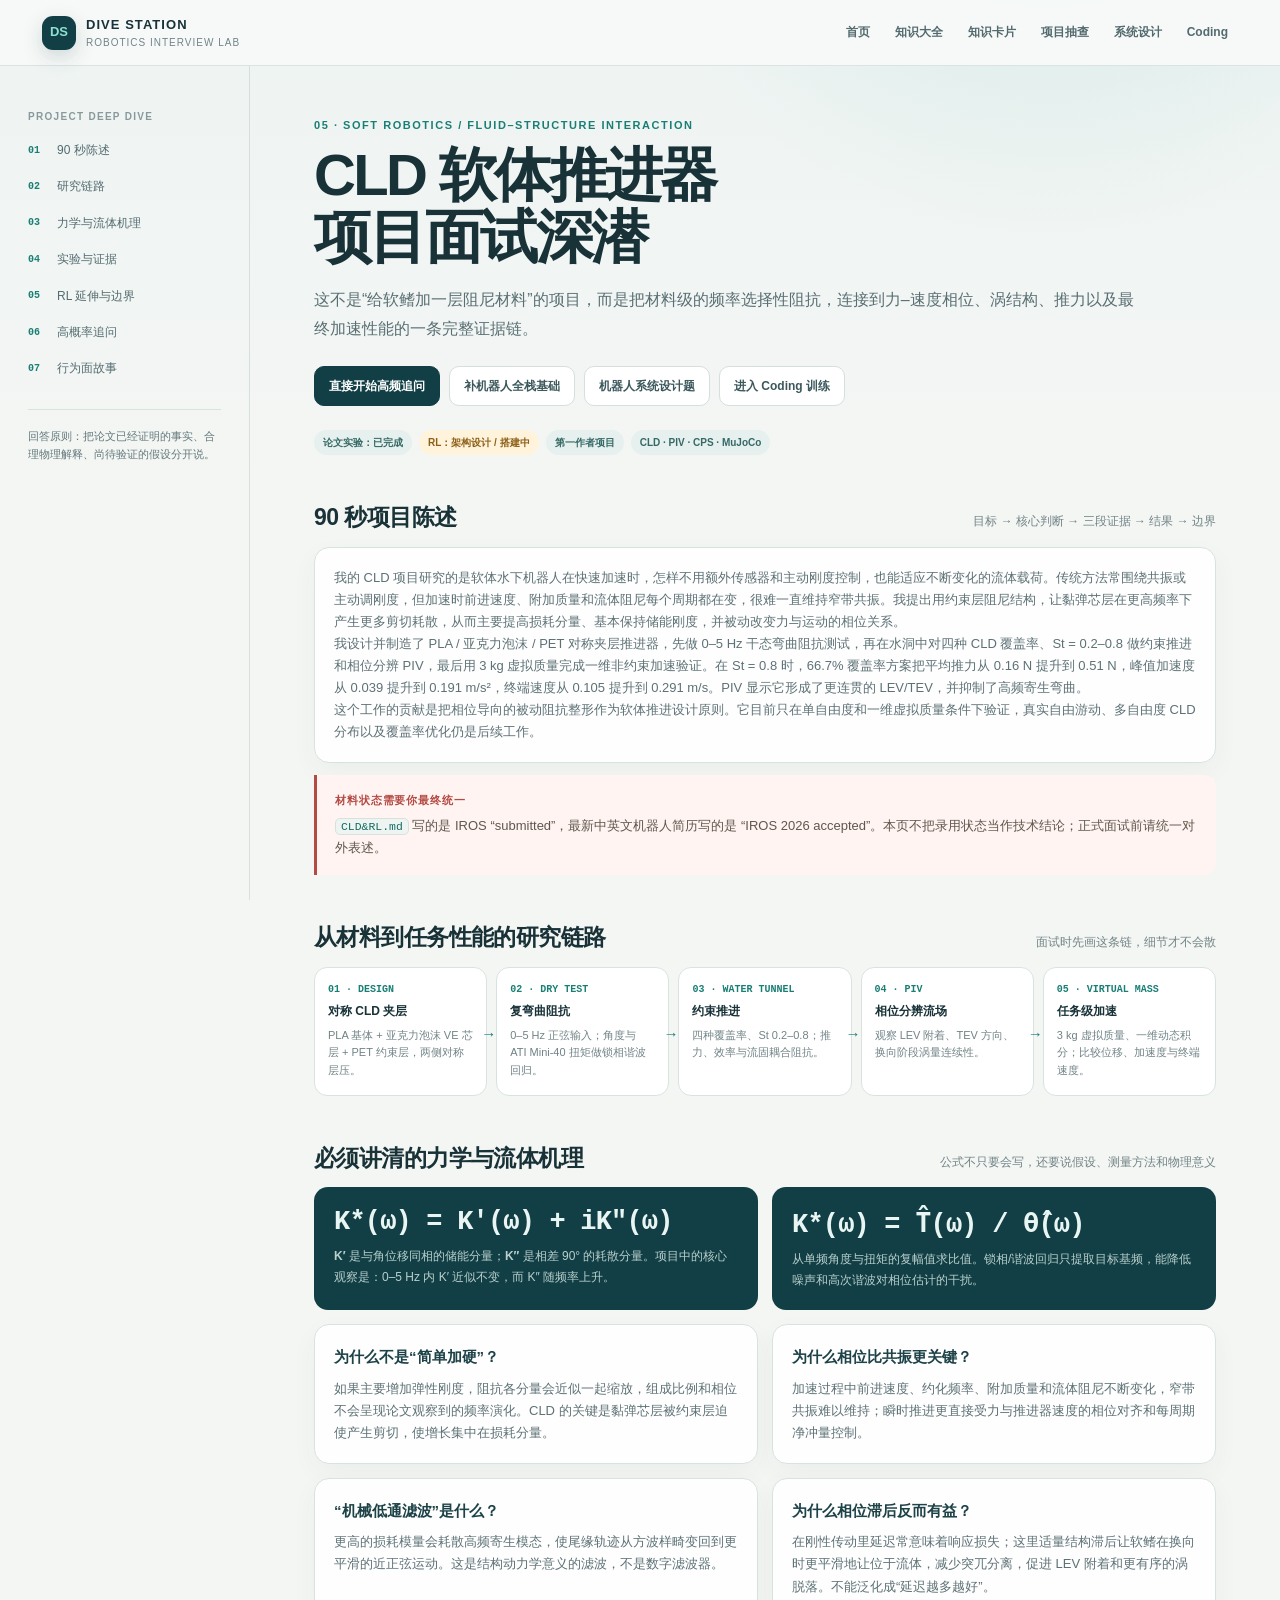
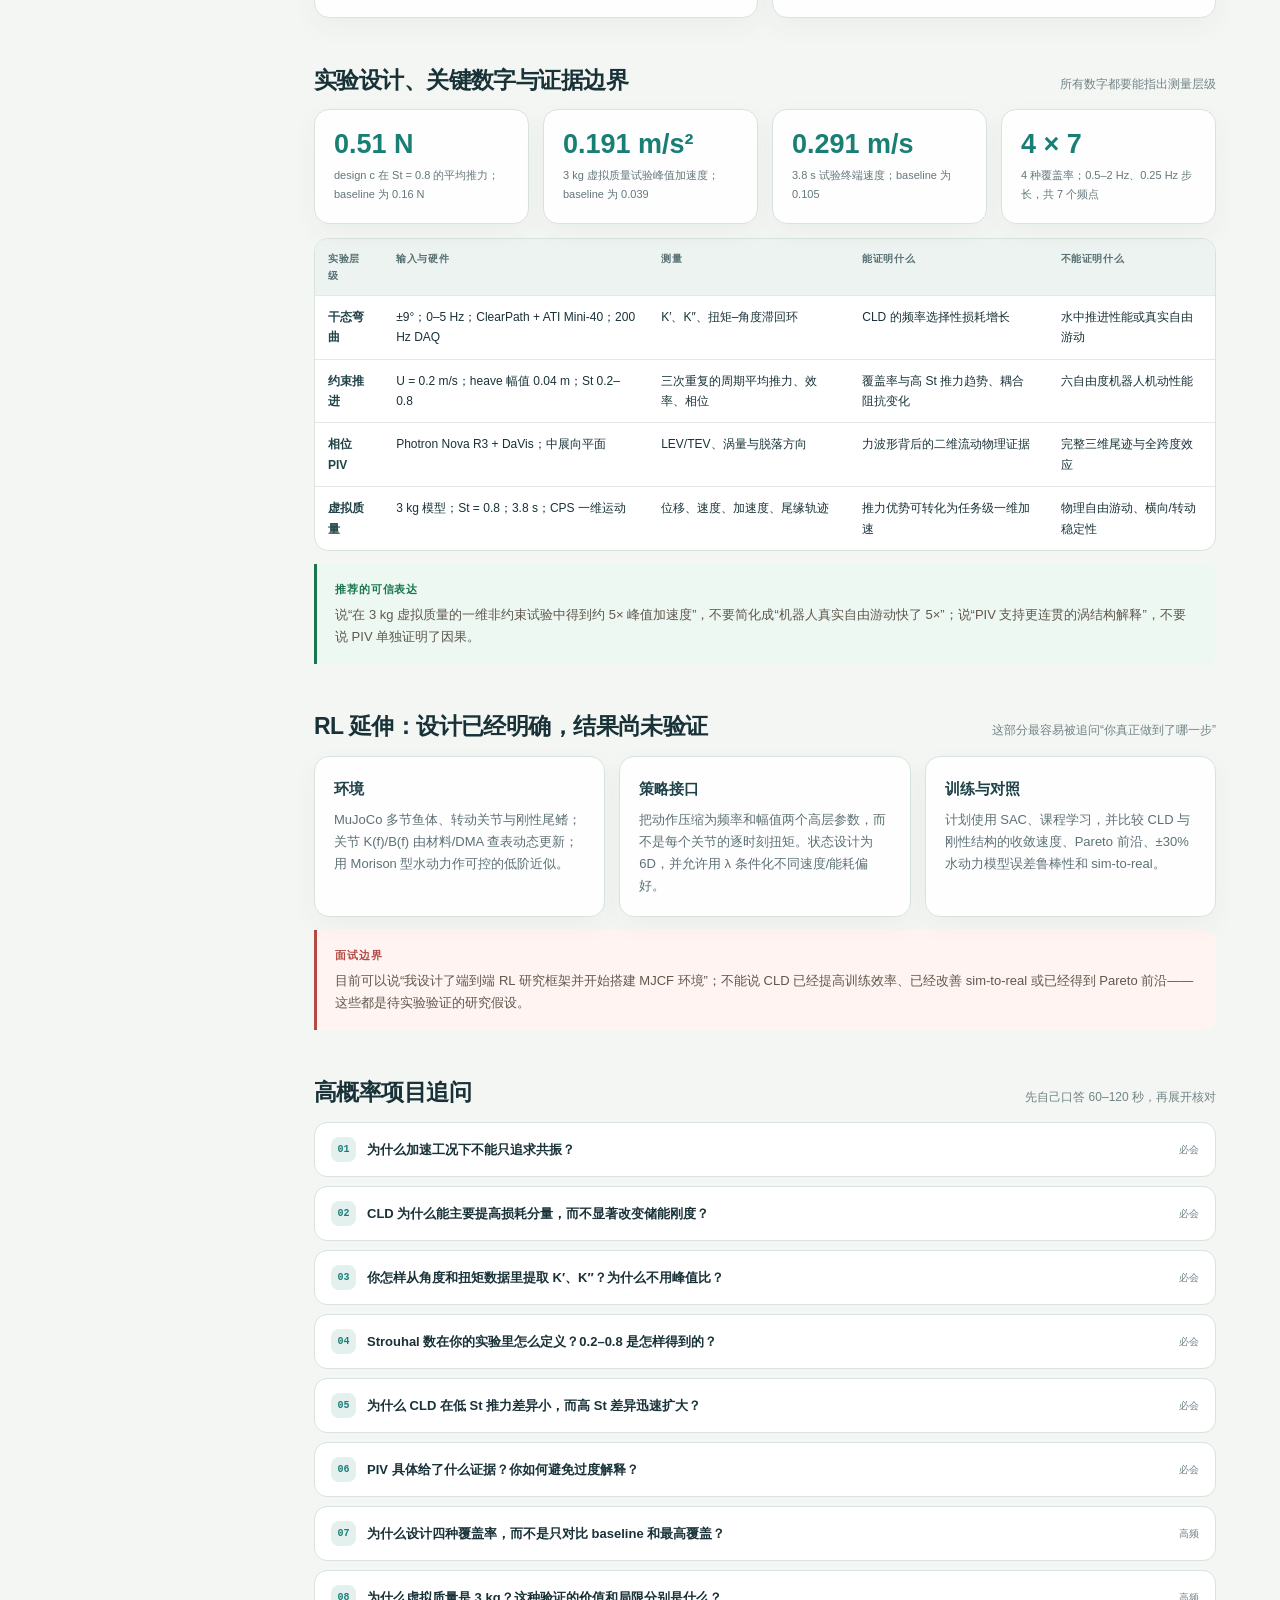
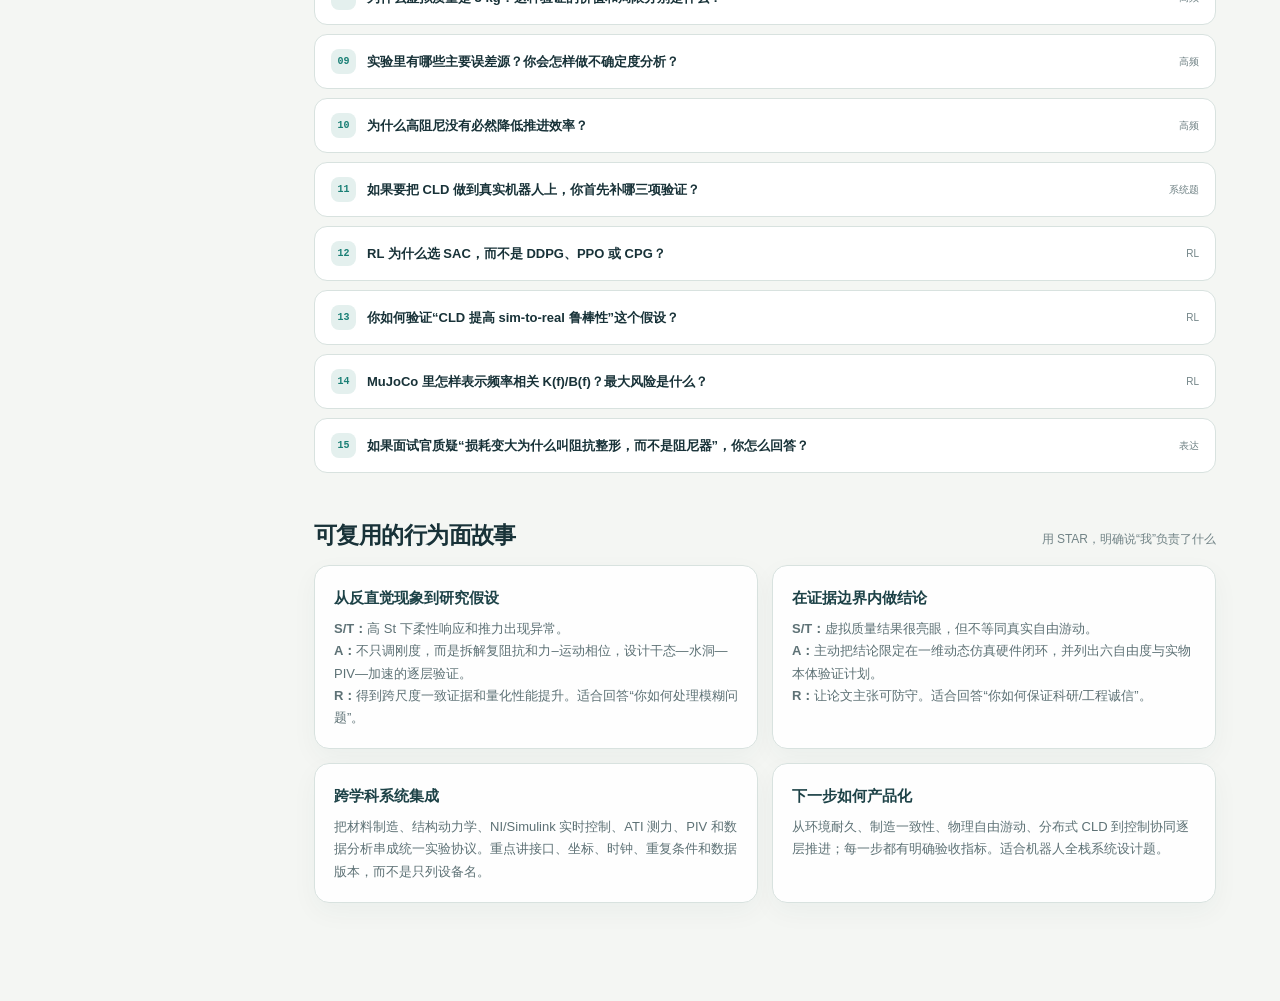
<file: cld.html>
<!doctype html>
<html lang="zh-CN">
<head>
  <meta charset="utf-8">
  <meta name="viewport" content="width=device-width, initial-scale=1">
  <meta name="color-scheme" content="light">
  <title>CLD 项目深潜 · Dive Station</title>
  <meta name="description" content="CLD 软体机器人推进器项目的面试复习、实验依据、RL 边界与追问题库。">
  <link rel="stylesheet" href="assets/guide.css">
</head>
<body>
  <header class="topbar">
    <a class="brand" href="index.html"><span class="brand-mark">DS</span><span><strong>DIVE STATION</strong><small>ROBOTICS INTERVIEW LAB</small></span></a>
    <nav class="topnav" aria-label="知识库主导航">
      <a href="index.html">首页</a>
      <a href="handbook.html">知识大全</a>
      <a href="index.html#cards">知识卡片</a>
      <a href="projects.html#cld">项目抽查</a>
      <a href="system-design.html">系统设计</a>
      <a href="coding.html">Coding</a>
    </nav>
  </header>

  <div class="page-shell">
    <aside class="side" aria-label="本页目录">
      <div class="side-label">PROJECT DEEP DIVE</div>
      <a href="#pitch"><span>01</span>90 秒陈述</a>
      <a href="#system"><span>02</span>研究链路</a>
      <a href="#mechanics"><span>03</span>力学与流体机理</a>
      <a href="#evidence"><span>04</span>实验与证据</a>
      <a href="#rl"><span>05</span>RL 延伸与边界</a>
      <a href="#questions"><span>06</span>高概率追问</a>
      <a href="#stories"><span>07</span>行为面故事</a>
      <div class="side-note">回答原则：把论文已经证明的事实、合理物理解释、尚待验证的假设分开说。</div>
    </aside>

    <main>
      <div class="eyebrow">05 · SOFT ROBOTICS / FLUID–STRUCTURE INTERACTION</div>
      <h1>CLD 软体推进器<br>项目面试深潜</h1>
      <p class="lead">这不是“给软鳍加一层阻尼材料”的项目，而是把材料级的频率选择性阻抗，连接到力–速度相位、涡结构、推力以及最终加速性能的一条完整证据链。</p>
      <div class="hero-actions">
        <a class="button primary" href="#questions">直接开始高频追问</a>
        <a class="button" href="fundamentals.html">补机器人全栈基础</a>
        <a class="button" href="system-design.html">机器人系统设计题</a>
        <a class="button" href="coding.html">进入 Coding 训练</a>
      </div>
      <div class="status-row">
        <span class="tag">论文实验：已完成</span>
        <span class="tag gold">RL：架构设计 / 搭建中</span>
        <span class="tag">第一作者项目</span>
        <span class="tag">CLD · PIV · CPS · MuJoCo</span>
      </div>

      <section id="pitch">
        <div class="section-head"><h2>90 秒项目陈述</h2><p>目标 → 核心判断 → 三段证据 → 结果 → 边界</p></div>
        <div class="card">
          <p>我的 CLD 项目研究的是软体水下机器人在快速加速时，怎样不用额外传感器和主动刚度控制，也能适应不断变化的流体载荷。传统方法常围绕共振或主动调刚度，但加速时前进速度、附加质量和流体阻尼每个周期都在变，很难一直维持窄带共振。我提出用约束层阻尼结构，让黏弹芯层在更高频率下产生更多剪切耗散，从而主要提高损耗分量、基本保持储能刚度，并被动改变力与运动的相位关系。</p>
          <p>我设计并制造了 PLA / 亚克力泡沫 / PET 对称夹层推进器，先做 0–5 Hz 干态弯曲阻抗测试，再在水洞中对四种 CLD 覆盖率、St = 0.2–0.8 做约束推进和相位分辨 PIV，最后用 3 kg 虚拟质量完成一维非约束加速验证。在 St = 0.8 时，66.7% 覆盖率方案把平均推力从 0.16 N 提升到 0.51 N，峰值加速度从 0.039 提升到 0.191 m/s²，终端速度从 0.105 提升到 0.291 m/s。PIV 显示它形成了更连贯的 LEV/TEV，并抑制了高频寄生弯曲。</p>
          <p>这个工作的贡献是把相位导向的被动阻抗整形作为软体推进设计原则。它目前只在单自由度和一维虚拟质量条件下验证，真实自由游动、多自由度 CLD 分布以及覆盖率优化仍是后续工作。</p>
        </div>
        <div class="callout danger" style="margin-top:12px">
          <strong>材料状态需要你最终统一</strong>
          <p><code>CLD&amp;RL.md</code> 写的是 IROS “submitted”，最新中英文机器人简历写的是 “IROS 2026 accepted”。本页不把录用状态当作技术结论；正式面试前请统一对外表述。</p>
        </div>
      </section>

      <section id="system">
        <div class="section-head"><h2>从材料到任务性能的研究链路</h2><p>面试时先画这条链，细节才不会散</p></div>
        <div class="pipeline">
          <div class="step"><b>01 · DESIGN</b><strong>对称 CLD 夹层</strong><p>PLA 基体 + 亚克力泡沫 VE 芯层 + PET 约束层，两侧对称层压。</p></div>
          <div class="step"><b>02 · DRY TEST</b><strong>复弯曲阻抗</strong><p>0–5 Hz 正弦输入；角度与 ATI Mini-40 扭矩做锁相谐波回归。</p></div>
          <div class="step"><b>03 · WATER TUNNEL</b><strong>约束推进</strong><p>四种覆盖率、St 0.2–0.8；推力、效率与流固耦合阻抗。</p></div>
          <div class="step"><b>04 · PIV</b><strong>相位分辨流场</strong><p>观察 LEV 附着、TEV 方向、换向阶段涡量连续性。</p></div>
          <div class="step"><b>05 · VIRTUAL MASS</b><strong>任务级加速</strong><p>3 kg 虚拟质量、一维动态积分；比较位移、加速度与终端速度。</p></div>
        </div>
      </section>

      <section id="mechanics">
        <div class="section-head"><h2>必须讲清的力学与流体机理</h2><p>公式不只要会写，还要说假设、测量方法和物理意义</p></div>
        <div class="grid-2">
          <div class="formula"><div class="big">K*(ω) = K′(ω) + iK″(ω)</div><p><b>K′</b> 是与角位移同相的储能分量；<b>K″</b> 是相差 90° 的耗散分量。项目中的核心观察是：0–5 Hz 内 K′ 近似不变，而 K″ 随频率上升。</p></div>
          <div class="formula"><div class="big">K*(ω) = T̂(ω) / θ̂(ω)</div><p>从单频角度与扭矩的复幅值求比值。锁相/谐波回归只提取目标基频，能降低噪声和高次谐波对相位估计的干扰。</p></div>
          <div class="card"><h3>为什么不是“简单加硬”？</h3><p>如果主要增加弹性刚度，阻抗各分量会近似一起缩放，组成比例和相位不会呈现论文观察到的频率演化。CLD 的关键是黏弹芯层被约束层迫使产生剪切，使增长集中在损耗分量。</p></div>
          <div class="card"><h3>为什么相位比共振更关键？</h3><p>加速过程中前进速度、约化频率、附加质量和流体阻尼不断变化，窄带共振难以维持；瞬时推进更直接受力与推进器速度的相位对齐和每周期净冲量控制。</p></div>
          <div class="card"><h3>“机械低通滤波”是什么？</h3><p>更高的损耗模量会耗散高频寄生模态，使尾缘轨迹从方波样畸变回到更平滑的近正弦运动。这是结构动力学意义的滤波，不是数字滤波器。</p></div>
          <div class="card"><h3>为什么相位滞后反而有益？</h3><p>在刚性传动里延迟常意味着响应损失；这里适量结构滞后让软鳍在换向时更平滑地让位于流体，减少突兀分离，促进 LEV 附着和更有序的涡脱落。不能泛化成“延迟越多越好”。</p></div>
        </div>
      </section>

      <section id="evidence">
        <div class="section-head"><h2>实验设计、关键数字与证据边界</h2><p>所有数字都要能指出测量层级</p></div>
        <div class="grid-4">
          <div class="card metric"><strong>0.51 N</strong><span>design c 在 St = 0.8 的平均推力；baseline 为 0.16 N</span></div>
          <div class="card metric"><strong>0.191 m/s²</strong><span>3 kg 虚拟质量试验峰值加速度；baseline 为 0.039</span></div>
          <div class="card metric"><strong>0.291 m/s</strong><span>3.8 s 试验终端速度；baseline 为 0.105</span></div>
          <div class="card metric"><strong>4 × 7</strong><span>4 种覆盖率；0.5–2 Hz、0.25 Hz 步长，共 7 个频点</span></div>
        </div>
        <div style="margin-top:14px;overflow:auto">
          <table>
            <thead><tr><th>实验层级</th><th>输入与硬件</th><th>测量</th><th>能证明什么</th><th>不能证明什么</th></tr></thead>
            <tbody>
              <tr><td>干态弯曲</td><td>±9°；0–5 Hz；ClearPath + ATI Mini-40；200 Hz DAQ</td><td>K′、K″、扭矩–角度滞回环</td><td>CLD 的频率选择性损耗增长</td><td>水中推进性能或真实自由游动</td></tr>
              <tr><td>约束推进</td><td>U = 0.2 m/s；heave 幅值 0.04 m；St 0.2–0.8</td><td>三次重复的周期平均推力、效率、相位</td><td>覆盖率与高 St 推力趋势、耦合阻抗变化</td><td>六自由度机器人机动性能</td></tr>
              <tr><td>相位 PIV</td><td>Photron Nova R3 + DaVis；中展向平面</td><td>LEV/TEV、涡量与脱落方向</td><td>力波形背后的二维流动物理证据</td><td>完整三维尾迹与全跨度效应</td></tr>
              <tr><td>虚拟质量</td><td>3 kg 模型；St = 0.8；3.8 s；CPS 一维运动</td><td>位移、速度、加速度、尾缘轨迹</td><td>推力优势可转化为任务级一维加速</td><td>物理自由游动、横向/转动稳定性</td></tr>
            </tbody>
          </table>
        </div>
        <div class="callout success" style="margin-top:13px"><strong>推荐的可信表达</strong><p>说“在 3 kg 虚拟质量的一维非约束试验中得到约 5× 峰值加速度”，不要简化成“机器人真实自由游动快了 5×”；说“PIV 支持更连贯的涡结构解释”，不要说 PIV 单独证明了因果。</p></div>
      </section>

      <section id="rl">
        <div class="section-head"><h2>RL 延伸：设计已经明确，结果尚未验证</h2><p>这部分最容易被追问“你真正做到了哪一步”</p></div>
        <div class="grid-3">
          <div class="card"><h3>环境</h3><p>MuJoCo 多节鱼体、转动关节与刚性尾鳍；关节 K(f)/B(f) 由材料/DMA 查表动态更新；用 Morison 型水动力作可控的低阶近似。</p></div>
          <div class="card"><h3>策略接口</h3><p>把动作压缩为频率和幅值两个高层参数，而不是每个关节的逐时刻扭矩。状态设计为 6D，并允许用 λ 条件化不同速度/能耗偏好。</p></div>
          <div class="card"><h3>训练与对照</h3><p>计划使用 SAC、课程学习，并比较 CLD 与刚性结构的收敛速度、Pareto 前沿、±30% 水动力模型误差鲁棒性和 sim-to-real。</p></div>
        </div>
        <div class="callout danger" style="margin-top:13px"><strong>面试边界</strong><p>目前可以说“我设计了端到端 RL 研究框架并开始搭建 MJCF 环境”；不能说 CLD 已经提高训练效率、已经改善 sim-to-real 或已经得到 Pareto 前沿——这些都是待实验验证的研究假设。</p></div>
      </section>

      <section id="questions">
        <div class="section-head"><h2>高概率项目追问</h2><p>先自己口答 60–120 秒，再展开核对</p></div>
        <div class="qa-list">
          <details class="qa"><summary><span class="q-no">01</span><span class="q-title">为什么加速工况下不能只追求共振？</span><span class="q-priority">必会</span></summary><div class="q-answer"><h4>回答主线</h4><p>共振峰窄且依赖系统参数。加速时前进速度不断变化，流体附加质量、阻尼、约化频率与耦合边界条件随周期变化，系统会快速离开原来的共振点。即便维持振幅共振，也不等于每周期净推力冲量最大；瞬态推进更看重流体力与推进器速度的相位关系。</p><h4>追问防守</h4><p>不要否定共振对稳态巡航的价值。你的论点是“瞬态快速加速的主导设计目标不同”，不是“共振永远没用”。</p></div></details>
          <details class="qa"><summary><span class="q-no">02</span><span class="q-title">CLD 为什么能主要提高损耗分量，而不显著改变储能刚度？</span><span class="q-priority">必会</span></summary><div class="q-answer"><p>弯曲时外侧 PET 约束层限制黏弹芯层的自由伸缩，使宏观弯曲转化为芯层剪切。亚克力泡沫是率相关材料，剪切应力和每周期耗散随频率上升；基体 PLA 主导低频弹性刚度，所以测试范围内 K′ 近似稳定、K″ 单调增长。对称铺层也降低了静态翘曲和非目标弯扭耦合。</p></div></details>
          <details class="qa"><summary><span class="q-no">03</span><span class="q-title">你怎样从角度和扭矩数据里提取 K′、K″？为什么不用峰值比？</span><span class="q-priority">必会</span></summary><div class="q-answer"><p>对每个单频工况，将 θ(t) 与 T(t) 回归到同频正余弦基底，得到复幅值 θ̂ 与 T̂，再计算 K* = T̂/θ̂，实部和虚部分别对应储能与损耗。单纯峰值比只给幅值，丢失相位；直接找峰值还容易受噪声、高次谐波和采样离散影响。锁相提取能把目标基频与其他频率成分分离。</p></div></details>
          <details class="qa"><summary><span class="q-no">04</span><span class="q-title">Strouhal 数在你的实验里怎么定义？0.2–0.8 是怎样得到的？</span><span class="q-priority">必会</span></summary><div class="q-answer"><p>采用 St = fA/U，其中 A 是峰–峰尾迹/驱动幅值约定时必须说明。本实验 heave 为 ±0.04 m，因此峰–峰幅值 A = 0.08 m，U = 0.2 m/s，f = 0.5–2 Hz，对应 St = 0.2–0.8。面试时要主动交代幅值定义，否则只写公式会产生一倍因子歧义。</p></div></details>
          <details class="qa"><summary><span class="q-no">05</span><span class="q-title">为什么 CLD 在低 St 推力差异小，而高 St 差异迅速扩大？</span><span class="q-priority">必会</span></summary><div class="q-answer"><p>CLD 的黏弹损耗是率相关的：低频时 K″ 较小，四种构型的有效动力学接近；频率升高后芯层剪切耗散增加，覆盖率更高的构型对相位和寄生模态的调节更明显。与此同时高 St 流体载荷更强，结构阻抗不匹配造成的相位问题被放大，因此性能差异出现非线性扩张。</p></div></details>
          <details class="qa"><summary><span class="q-no">06</span><span class="q-title">PIV 具体给了什么证据？你如何避免过度解释？</span><span class="q-priority">必会</span></summary><div class="q-answer"><p>在 0.5π 附近，design c 显示更大且连贯的附着 LEV、较流向的 TEV，对应平滑高推力峰；在 1.1π 换向附近，它保持更好的弦向涡量连续性并更早形成新半周期 LEV。baseline 的涡结构较弱、偏转或快速弥散。PIV 支持相位/涡结构机制，但只是中展向二维平面、有限相位与工况，不能单独证明完整三维因果。</p></div></details>
          <details class="qa"><summary><span class="q-no">07</span><span class="q-title">为什么设计四种覆盖率，而不是只对比 baseline 和最高覆盖？</span><span class="q-priority">高频</span></summary><div class="q-answer"><p>中间覆盖率能判断效果是否随 CLD 用量呈连续趋势，减少“两个样品偶然差异”的解释空间，并初步观察是否存在阈值或饱和。当前只有 0%、16.7%、33.3%、66.7% 四级，足以支持单调趋势，但不能证明最优覆盖率，更不能解析弦向/展向分布和厚度的交互作用。</p></div></details>
          <details class="qa"><summary><span class="q-no">08</span><span class="q-title">为什么虚拟质量是 3 kg？这种验证的价值和局限分别是什么？</span><span class="q-priority">高频</span></summary><div class="q-answer"><p>3 kg 用来近似同尺度典型机器人质量，并让测得推力实时驱动可控的一维动态模型。价值是保持同一执行平台和测力链，直接检验推力能否转化为加速度；局限是没有真实本体的附加质量随姿态变化、横向/航向动力学、推进器–机身干扰和六自由度稳定性。它比固定测力更接近任务层，但不是物理自由游动。</p></div></details>
          <details class="qa"><summary><span class="q-no">09</span><span class="q-title">实验里有哪些主要误差源？你会怎样做不确定度分析？</span><span class="q-priority">高频</span></summary><div class="q-answer"><ul><li>ATI 零漂、结构惯性力和安装偏差；应做静态归零、空载/惯性基线与坐标变换。</li><li>层压厚度、气泡、粘结与覆盖位置差异；应记录制造公差并增加独立样品重复。</li><li>频率/相位同步和初始瞬态；应丢弃启动周期，用统一时钟做相位平均。</li><li>PIV 的标定、粒子密度、窗口尺寸和面外速度；应报告 vector validation 和空间分辨率。</li><li>现在论文报告同一条件三次重复的标准差；若要更强结论，应区分 trial repeatability 与 specimen-to-specimen variability。</li></ul></div></details>
          <details class="qa"><summary><span class="q-no">10</span><span class="q-title">为什么高阻尼没有必然降低推进效率？</span><span class="q-priority">高频</span></summary><div class="q-answer"><p>阻尼本身耗能，但系统效率取决于输入能量有多少形成有用轴向动量，而不是材料耗散单项越低越好。baseline 在高 St 下出现相位失配、寄生高频形变和无效侧向流动；适量耗散虽然损失部分结构能量，却改善了力时序与涡结构，使有用推力不再快速崩塌。结果也不是 design c 全程效率最高：低 St baseline 峰值约 20%，design c 更像维持约 10% 平台，在高 St 才显示优势。</p></div></details>
          <details class="qa"><summary><span class="q-no">11</span><span class="q-title">如果要把 CLD 做到真实机器人上，你首先补哪三项验证？</span><span class="q-priority">系统题</span></summary><div class="q-answer"><ol><li>物理自由游动：包含机身、浮力、附加质量和六自由度稳定性的水下试验。</li><li>耐久与环境：吸水、温度、盐水、循环疲劳、粘结老化对 K′/K″ 的影响。</li><li>可制造优化：覆盖位置、厚度、层向、质量与效率的多目标设计，并对多个样品做统计重复。</li></ol><p>之后才是多关节/分布式 CLD 与控制协同。</p></div></details>
          <details class="qa"><summary><span class="q-no">12</span><span class="q-title">RL 为什么选 SAC，而不是 DDPG、PPO 或 CPG？</span><span class="q-priority">RL</span></summary><div class="q-answer"><p>动作是连续的频率和幅值，SAC 的 off-policy replay 提高样本利用率，熵正则鼓励探索，并通常比 DDPG 对超参数和噪声更稳。PPO 可用但 on-policy 样本成本更高。CPG 是一种动作生成先验，不等于学习算法；当前设计刻意让策略直接选择两个高层周期参数，先检验 CLD 是否压缩搜索空间。最终选择仍需同预算基线实验支持，不能把经验偏好说成已证明最优。</p></div></details>
          <details class="qa"><summary><span class="q-no">13</span><span class="q-title">你如何验证“CLD 提高 sim-to-real 鲁棒性”这个假设？</span><span class="q-priority">RL</span></summary><div class="q-answer"><p>先固定训练预算和策略结构，对 CLD 与刚性/纯弹性基线分别训练；在评估阶段系统扰动阻力系数、附加质量、传感噪声、动作延迟和结构参数，例如水动力参数 ±30%，比较回报下降率、成功率和策略频率调度变化。再把相同策略接口转到实验硬件，比较零样本和少量校准后的性能。需要多随机种子和置信区间；当前这些仍是实验计划。</p></div></details>
          <details class="qa"><summary><span class="q-no">14</span><span class="q-title">MuJoCo 里怎样表示频率相关 K(f)/B(f)？最大风险是什么？</span><span class="q-priority">RL</span></summary><div class="q-answer"><p>可从材料/结构测试建立 K、B 随频率的查表或平滑拟合，在每个控制段根据当前动作频率更新等效关节刚度与阻尼。风险是把线性单频、稳态识别出的参数直接用于大振幅、非平稳、多关节水中运动：频率估计可能滞后，材料有幅值/温度依赖，关节间耦合也被忽略。因此要做参数边界、插值连续性、能量合理性检查，并用硬件扫频逐层标定。</p></div></details>
          <details class="qa"><summary><span class="q-no">15</span><span class="q-title">如果面试官质疑“损耗变大为什么叫阻抗整形，而不是阻尼器”，你怎么回答？</span><span class="q-priority">表达</span></summary><div class="q-answer"><p>“阻尼器”描述元件功能，“阻抗整形”描述系统层效果。项目不是只证明能量耗散增加，而是量化 K′/K″ 组成随频率变化，并把它与水中力–运动相位、推进波形、涡结构和任务级加速联系起来。核心贡献是利用频率选择性的材料耗散去被动调整耦合系统的相位响应。</p></div></details>
        </div>
      </section>

      <section id="stories">
        <div class="section-head"><h2>可复用的行为面故事</h2><p>用 STAR，明确说“我”负责了什么</p></div>
        <div class="grid-2">
          <div class="card"><h3>从反直觉现象到研究假设</h3><p><b>S/T：</b>高 St 下柔性响应和推力出现异常。<br><b>A：</b>不只调刚度，而是拆解复阻抗和力–运动相位，设计干态—水洞—PIV—加速的逐层验证。<br><b>R：</b>得到跨尺度一致证据和量化性能提升。适合回答“你如何处理模糊问题”。</p></div>
          <div class="card"><h3>在证据边界内做结论</h3><p><b>S/T：</b>虚拟质量结果很亮眼，但不等同真实自由游动。<br><b>A：</b>主动把结论限定在一维动态仿真硬件闭环，并列出六自由度与实物本体验证计划。<br><b>R：</b>让论文主张可防守。适合回答“你如何保证科研/工程诚信”。</p></div>
          <div class="card"><h3>跨学科系统集成</h3><p>把材料制造、结构动力学、NI/Simulink 实时控制、ATI 测力、PIV 和数据分析串成统一实验协议。重点讲接口、坐标、时钟、重复条件和数据版本，而不是只列设备名。</p></div>
          <div class="card"><h3>下一步如何产品化</h3><p>从环境耐久、制造一致性、物理自由游动、分布式 CLD 到控制协同逐层推进；每一步都有明确验收指标。适合机器人全栈系统设计题。</p></div>
        </div>
      </section>
    </main>
  </div>
</body>
</html>
</file>
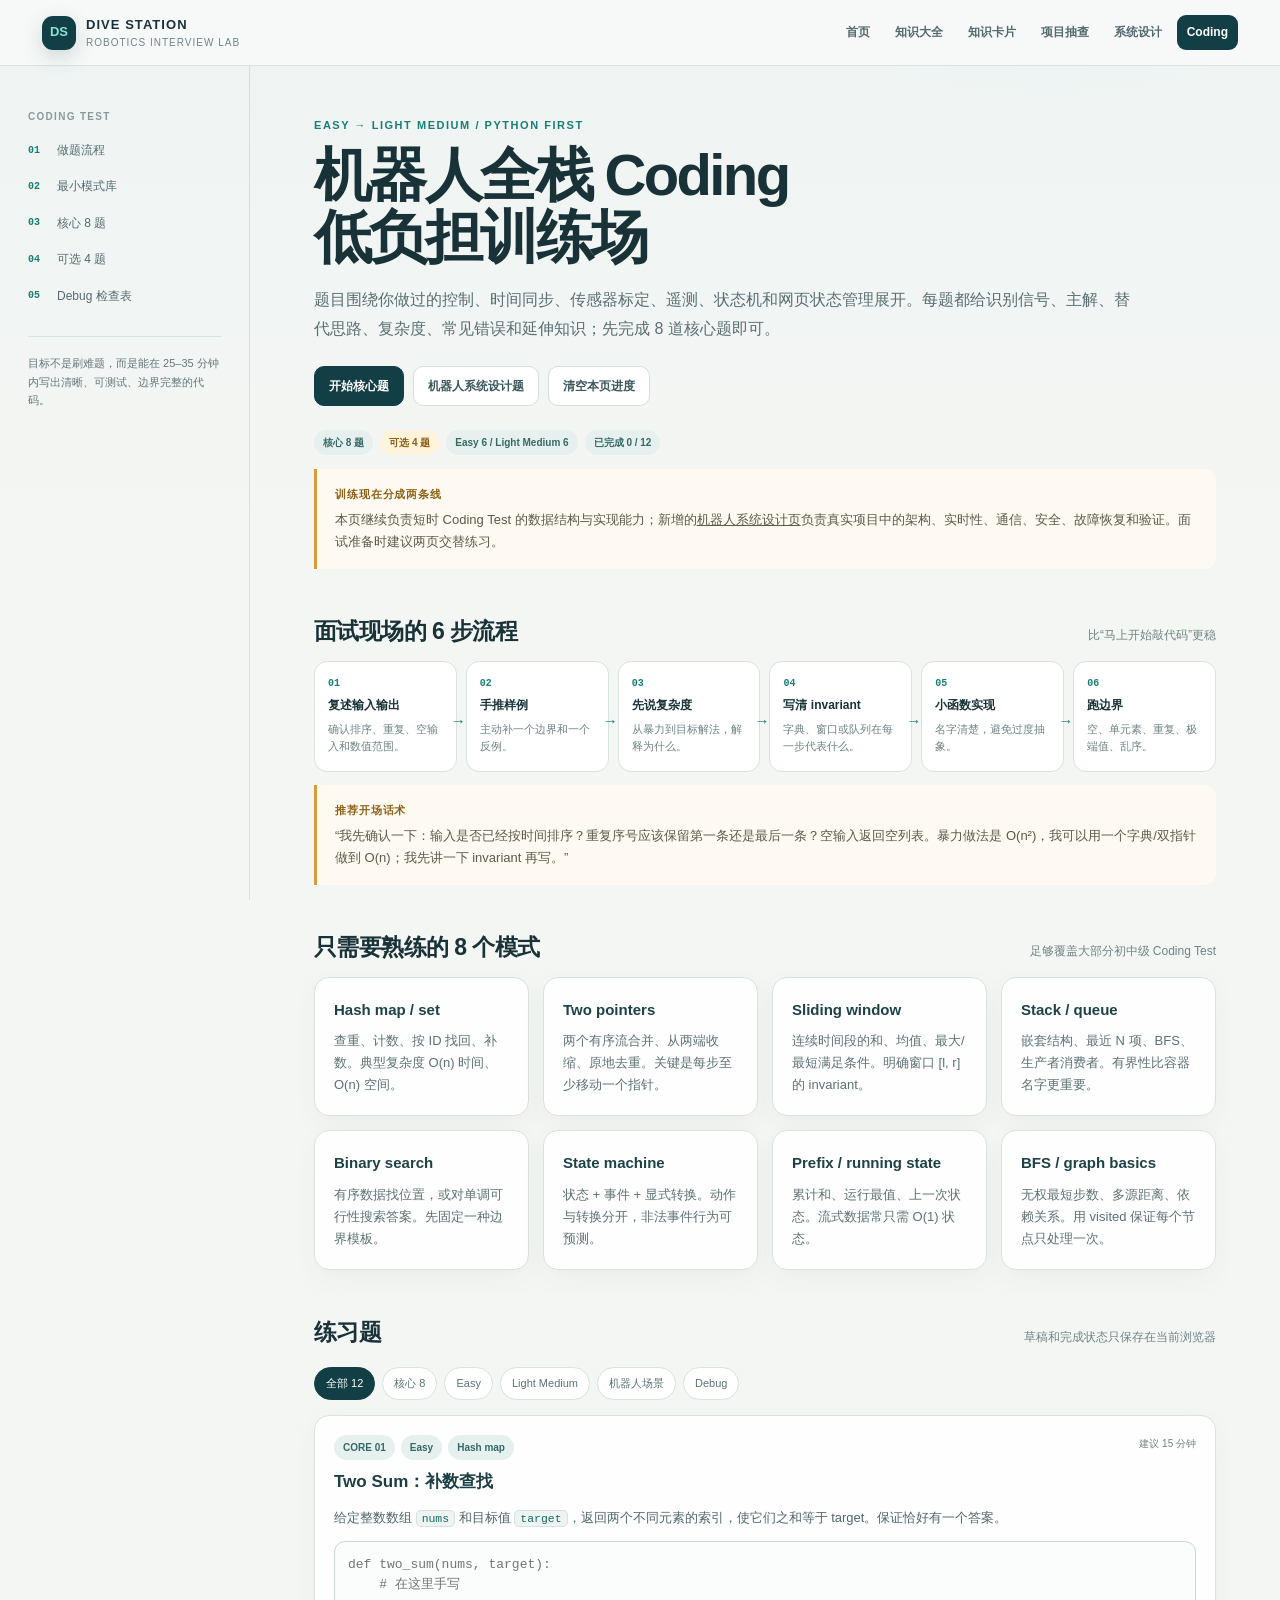
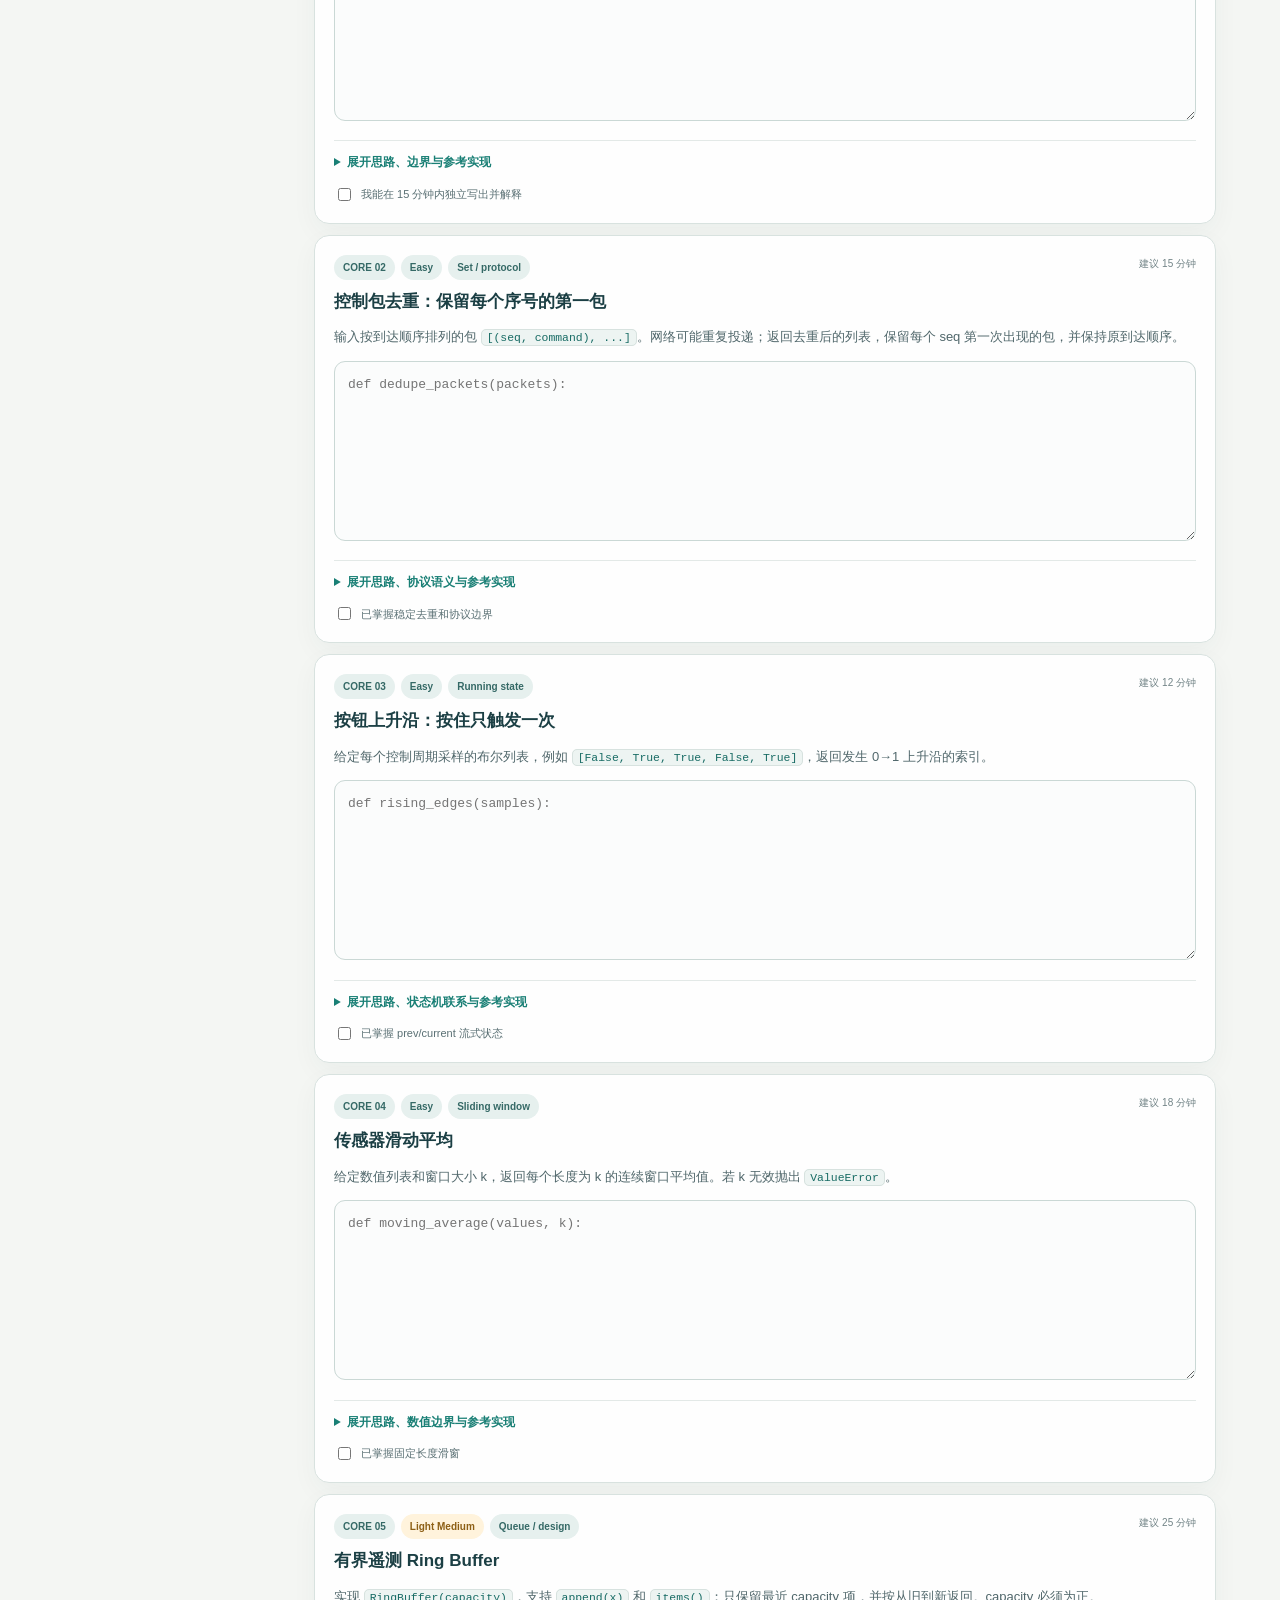
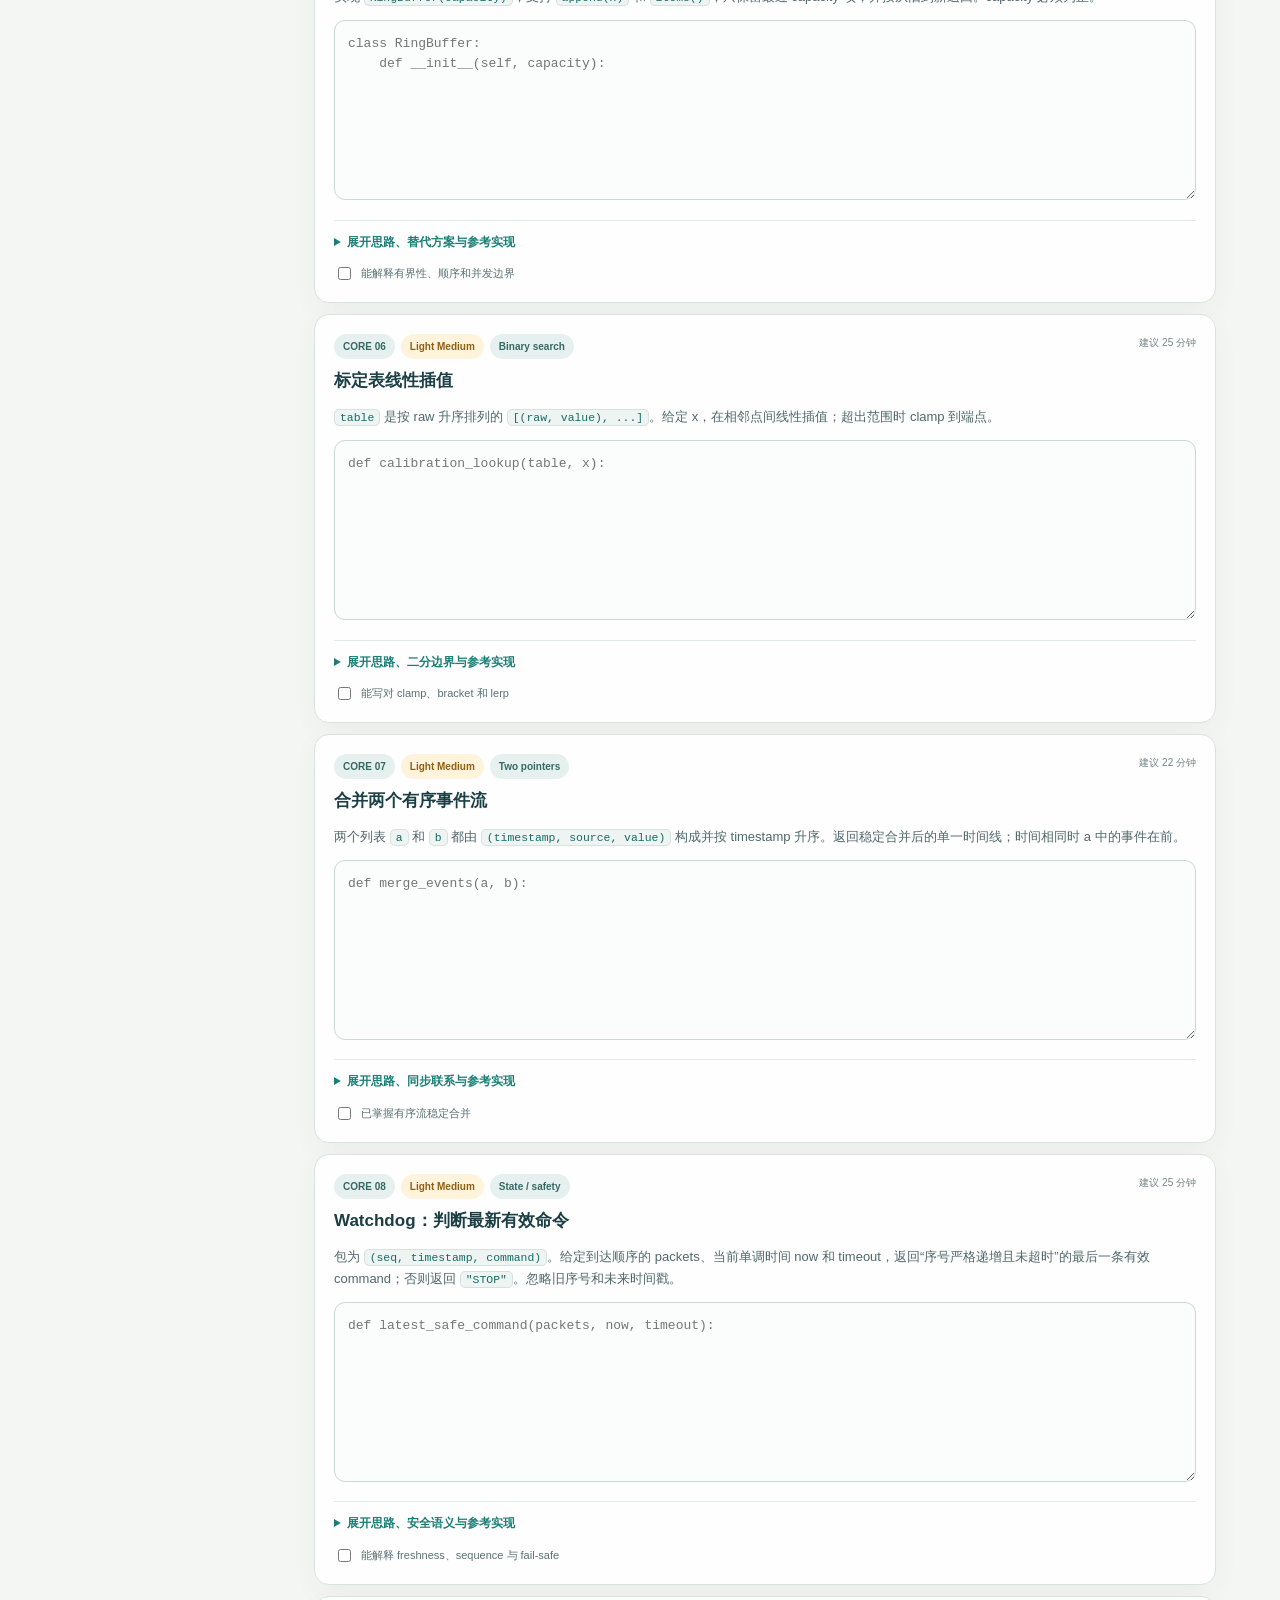
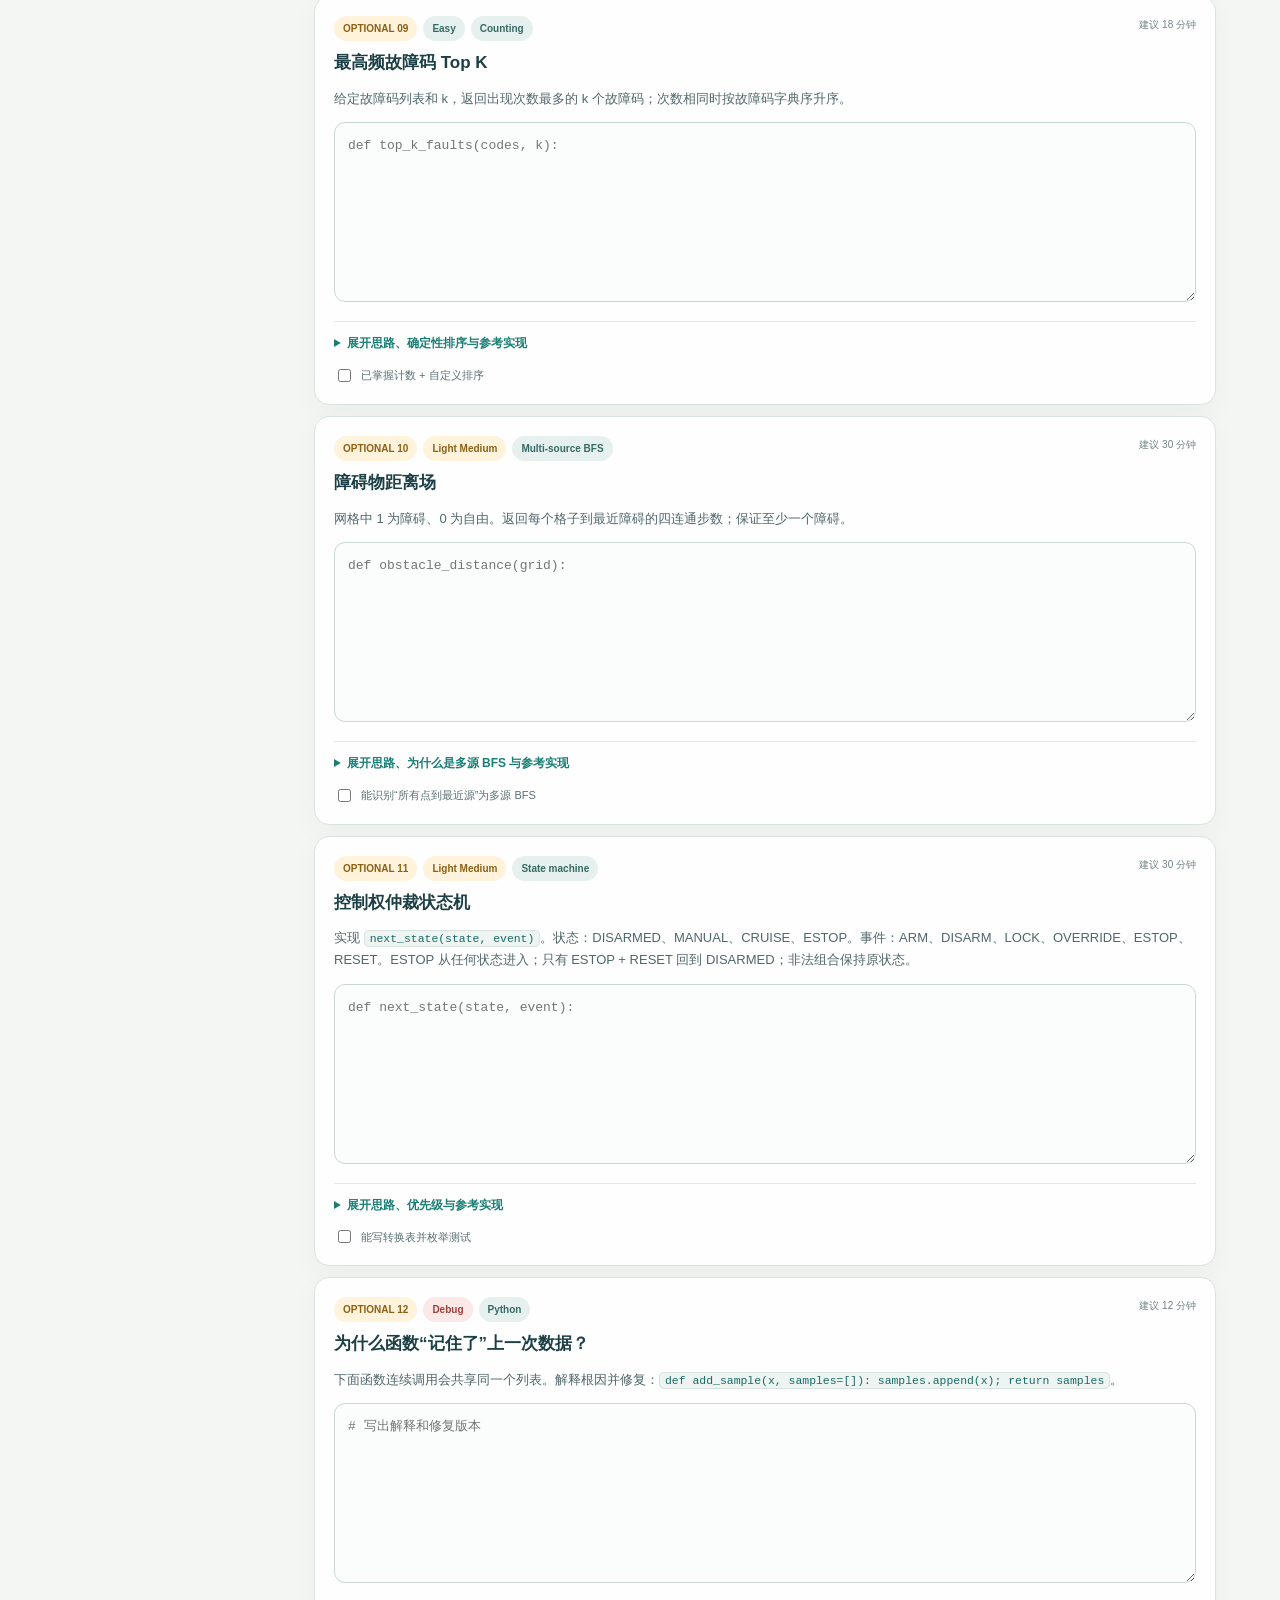
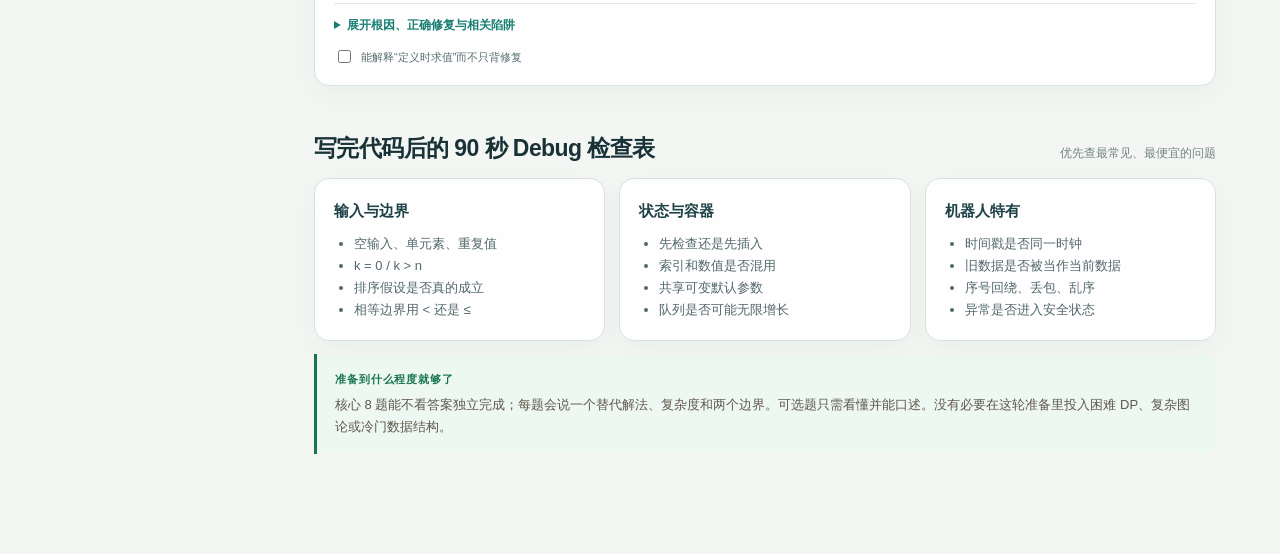
<file: coding.html>
<!doctype html>
<html lang="zh-CN">
<head>
  <meta charset="utf-8">
  <meta name="viewport" content="width=device-width, initial-scale=1">
  <meta name="color-scheme" content="light">
  <title>Coding 训练场 · Dive Station</title>
  <meta name="description" content="面向机器人全栈工程师的低负担 Coding Test 训练题。">
  <link rel="stylesheet" href="assets/guide.css">
</head>
<body>
  <header class="topbar">
    <a class="brand" href="index.html"><span class="brand-mark">DS</span><span><strong>DIVE STATION</strong><small>ROBOTICS INTERVIEW LAB</small></span></a>
    <nav class="topnav" aria-label="知识库主导航">
      <a href="index.html">首页</a><a href="handbook.html">知识大全</a><a href="index.html#cards">知识卡片</a><a href="projects.html">项目抽查</a><a href="system-design.html">系统设计</a><a href="coding.html" aria-current="page">Coding</a>
    </nav>
  </header>

  <div class="page-shell">
    <aside class="side" aria-label="本页目录">
      <div class="side-label">CODING TEST</div>
      <a href="#routine"><span>01</span>做题流程</a>
      <a href="#patterns"><span>02</span>最小模式库</a>
      <a href="#problems"><span>03</span>核心 8 题</a>
      <a href="#problems"><span>04</span>可选 4 题</a>
      <a href="#debug"><span>05</span>Debug 检查表</a>
      <div class="side-note">目标不是刷难题，而是能在 25–35 分钟内写出清晰、可测试、边界完整的代码。</div>
    </aside>

    <main>
      <div class="eyebrow">EASY → LIGHT MEDIUM / PYTHON FIRST</div>
      <h1>机器人全栈 Coding<br>低负担训练场</h1>
      <p class="lead">题目围绕你做过的控制、时间同步、传感器标定、遥测、状态机和网页状态管理展开。每题都给识别信号、主解、替代思路、复杂度、常见错误和延伸知识；先完成 8 道核心题即可。</p>
      <div class="hero-actions"><a class="button primary" href="#problems">开始核心题</a><a class="button" href="system-design.html">机器人系统设计题</a><button class="button" id="resetProgress" type="button">清空本页进度</button></div>
      <div class="status-row"><span class="tag">核心 8 题</span><span class="tag gold">可选 4 题</span><span class="tag">Easy 6 / Light Medium 6</span><span class="tag" id="progressTag">已完成 0 / 12</span></div>
      <div class="callout" style="margin-top:14px"><strong>训练现在分成两条线</strong><p>本页继续负责短时 Coding Test 的数据结构与实现能力；新增的<a href="system-design.html">机器人系统设计页</a>负责真实项目中的架构、实时性、通信、安全、故障恢复和验证。面试准备时建议两页交替练习。</p></div>

      <section id="routine">
        <div class="section-head"><h2>面试现场的 6 步流程</h2><p>比“马上开始敲代码”更稳</p></div>
        <div class="pipeline" style="grid-template-columns:repeat(6,minmax(0,1fr))">
          <div class="step"><b>01</b><strong>复述输入输出</strong><p>确认排序、重复、空输入和数值范围。</p></div>
          <div class="step"><b>02</b><strong>手推样例</strong><p>主动补一个边界和一个反例。</p></div>
          <div class="step"><b>03</b><strong>先说复杂度</strong><p>从暴力到目标解法，解释为什么。</p></div>
          <div class="step"><b>04</b><strong>写清 invariant</strong><p>字典、窗口或队列在每一步代表什么。</p></div>
          <div class="step"><b>05</b><strong>小函数实现</strong><p>名字清楚，避免过度抽象。</p></div>
          <div class="step"><b>06</b><strong>跑边界</strong><p>空、单元素、重复、极端值、乱序。</p></div>
        </div>
        <div class="callout" style="margin-top:13px"><strong>推荐开场话术</strong><p>“我先确认一下：输入是否已经按时间排序？重复序号应该保留第一条还是最后一条？空输入返回空列表。暴力做法是 O(n²)，我可以用一个字典/双指针做到 O(n)；我先讲一下 invariant 再写。”</p></div>
      </section>

      <section id="patterns">
        <div class="section-head"><h2>只需要熟练的 8 个模式</h2><p>足够覆盖大部分初中级 Coding Test</p></div>
        <div class="grid-4">
          <div class="card"><h3>Hash map / set</h3><p>查重、计数、按 ID 找回、补数。典型复杂度 O(n) 时间、O(n) 空间。</p></div>
          <div class="card"><h3>Two pointers</h3><p>两个有序流合并、从两端收缩、原地去重。关键是每步至少移动一个指针。</p></div>
          <div class="card"><h3>Sliding window</h3><p>连续时间段的和、均值、最大/最短满足条件。明确窗口 [l, r] 的 invariant。</p></div>
          <div class="card"><h3>Stack / queue</h3><p>嵌套结构、最近 N 项、BFS、生产者消费者。有界性比容器名字更重要。</p></div>
          <div class="card"><h3>Binary search</h3><p>有序数据找位置，或对单调可行性搜索答案。先固定一种边界模板。</p></div>
          <div class="card"><h3>State machine</h3><p>状态 + 事件 + 显式转换。动作与转换分开，非法事件行为可预测。</p></div>
          <div class="card"><h3>Prefix / running state</h3><p>累计和、运行最值、上一次状态。流式数据常只需 O(1) 状态。</p></div>
          <div class="card"><h3>BFS / graph basics</h3><p>无权最短步数、多源距离、依赖关系。用 visited 保证每个节点只处理一次。</p></div>
        </div>
      </section>

      <section id="problems">
        <div class="section-head"><h2>练习题</h2><p>草稿和完成状态只保存在当前浏览器</p></div>
        <div class="tabs" role="group" aria-label="题目筛选">
          <button class="filter on" data-filter="all" type="button">全部 12</button>
          <button class="filter" data-filter="core" type="button">核心 8</button>
          <button class="filter" data-filter="easy" type="button">Easy</button>
          <button class="filter" data-filter="medium" type="button">Light Medium</button>
          <button class="filter" data-filter="robot" type="button">机器人场景</button>
          <button class="filter" data-filter="debug" type="button">Debug</button>
        </div>

        <article class="card problem" data-id="two-sum" data-tags="core easy">
          <div class="problem-head"><div><div class="problem-meta"><span class="tag">CORE 01</span><span class="tag">Easy</span><span class="tag">Hash map</span></div><h3>Two Sum：补数查找</h3></div><span class="q-priority">建议 15 分钟</span></div>
          <p class="prompt">给定整数数组 <code>nums</code> 和目标值 <code>target</code>，返回两个不同元素的索引，使它们之和等于 target。保证恰好有一个答案。</p>
          <textarea class="practice" spellcheck="false" placeholder="def two_sum(nums, target):&#10;    # 在这里手写"></textarea>
          <details><summary>展开思路、边界与参考实现</summary>
            <div class="knowledge-grid"><div class="knowledge"><b>识别信号</b><p>找一对元素满足精确和；未排序；目标 O(n)。站在当前 x 上，需要找的是 target - x。</p></div><div class="knowledge"><b>Invariant</b><p><code>seen</code> 只保存当前位置之前出现过的值到索引的映射，因此不会重复使用同一元素。</p></div><div class="knowledge"><b>替代思路</b><p>暴力双循环 O(n²)；排序 + 双指针 O(n log n)，但必须保留原索引。</p></div><div class="knowledge"><b>常见错误</b><p>先插入再检查会让元素与自己匹配；重复数字如 [3,3] 是必测边界。</p></div></div>
            <pre><code>def two_sum(nums, target):
    seen = {}
    for i, x in enumerate(nums):
        need = target - x
        if need in seen:
            return [seen[need], i]
        seen[x] = i
    return []

# Time O(n), space O(n)</code></pre>
          </details>
          <div class="check-row"><label class="done-check"><input type="checkbox"> 我能在 15 分钟内独立写出并解释</label></div>
        </article>

        <article class="card problem" data-id="dedupe-packets" data-tags="core easy robot">
          <div class="problem-head"><div><div class="problem-meta"><span class="tag">CORE 02</span><span class="tag">Easy</span><span class="tag">Set / protocol</span></div><h3>控制包去重：保留每个序号的第一包</h3></div><span class="q-priority">建议 15 分钟</span></div>
          <p class="prompt">输入按到达顺序排列的包 <code>[(seq, command), ...]</code>。网络可能重复投递；返回去重后的列表，保留每个 seq 第一次出现的包，并保持原到达顺序。</p>
          <textarea class="practice" spellcheck="false" placeholder="def dedupe_packets(packets):"></textarea>
          <details><summary>展开思路、协议语义与参考实现</summary>
            <div class="knowledge-grid"><div class="knowledge"><b>主解</b><p>用 set 记录已经接受的 seq；第一次出现才 append。稳定去重是一遍扫描。</p></div><div class="knowledge"><b>复杂度</b><p>平均 O(n) 时间，O(u) 空间，u 为唯一序号数。</p></div><div class="knowledge"><b>协议延伸</b><p>真实序号可能回绕，不能让 set 永久增长；常用滑动窗口/最大已确认序号和模运算。</p></div><div class="knowledge"><b>先问清</b><p>重复 seq 但 command 不同是保留第一条、最后一条还是报协议错误？题目指定第一条。</p></div></div>
            <pre><code>def dedupe_packets(packets):
    seen = set()
    out = []
    for seq, command in packets:
        if seq in seen:
            continue
        seen.add(seq)
        out.append((seq, command))
    return out

# Time O(n), space O(u)</code></pre>
          </details>
          <div class="check-row"><label class="done-check"><input type="checkbox"> 已掌握稳定去重和协议边界</label></div>
        </article>

        <article class="card problem" data-id="rising-edges" data-tags="core easy robot">
          <div class="problem-head"><div><div class="problem-meta"><span class="tag">CORE 03</span><span class="tag">Easy</span><span class="tag">Running state</span></div><h3>按钮上升沿：按住只触发一次</h3></div><span class="q-priority">建议 12 分钟</span></div>
          <p class="prompt">给定每个控制周期采样的布尔列表，例如 <code>[False, True, True, False, True]</code>，返回发生 0→1 上升沿的索引。</p>
          <textarea class="practice" spellcheck="false" placeholder="def rising_edges(samples):"></textarea>
          <details><summary>展开思路、状态机联系与参考实现</summary>
            <div class="knowledge-grid"><div class="knowledge"><b>Invariant</b><p><code>prev</code> 始终代表前一个采样；当前为 True 且 prev 为 False 才触发。</p></div><div class="knowledge"><b>边界</b><p>第一个样本为 True 是否算按下？通常以初始未按下 False 为基准，因此算。</p></div><div class="knowledge"><b>工程延伸</b><p>机械按钮还需要 debounce；网络按键还要处理丢包和长时间冻结。</p></div><div class="knowledge"><b>项目联系</b><p>巡航切换、E-Stop reset、录制开关都不应在 50 Hz 按住时重复触发。</p></div></div>
            <pre><code>def rising_edges(samples):
    out = []
    prev = False
    for i, current in enumerate(samples):
        if current and not prev:
            out.append(i)
        prev = current
    return out

# Time O(n), extra space O(1) excluding output</code></pre>
          </details>
          <div class="check-row"><label class="done-check"><input type="checkbox"> 已掌握 prev/current 流式状态</label></div>
        </article>

        <article class="card problem" data-id="moving-average" data-tags="core easy robot">
          <div class="problem-head"><div><div class="problem-meta"><span class="tag">CORE 04</span><span class="tag">Easy</span><span class="tag">Sliding window</span></div><h3>传感器滑动平均</h3></div><span class="q-priority">建议 18 分钟</span></div>
          <p class="prompt">给定数值列表和窗口大小 k，返回每个长度为 k 的连续窗口平均值。若 k 无效抛出 <code>ValueError</code>。</p>
          <textarea class="practice" spellcheck="false" placeholder="def moving_average(values, k):"></textarea>
          <details><summary>展开思路、数值边界与参考实现</summary>
            <div class="knowledge-grid"><div class="knowledge"><b>主解</b><p>先求第一个窗口和，之后每步加新值、减旧值；避免每个窗口重新 sum。</p></div><div class="knowledge"><b>复杂度</b><p>O(n) 时间；除输出外 O(1) 空间。</p></div><div class="knowledge"><b>边界</b><p>k ≤ 0、k &gt; n；k = 1；空数组。返回 [] 还是异常必须先约定。</p></div><div class="knowledge"><b>控制提醒</b><p>移动平均引入约 (k−1)/2 个采样的群延迟；不能只谈降噪，不谈相位。</p></div></div>
            <pre><code>def moving_average(values, k):
    if k &lt;= 0 or k &gt; len(values):
        raise ValueError("invalid window size")
    total = sum(values[:k])
    out = [total / k]
    for right in range(k, len(values)):
        total += values[right] - values[right - k]
        out.append(total / k)
    return out

# Time O(n), extra space O(1)</code></pre>
          </details>
          <div class="check-row"><label class="done-check"><input type="checkbox"> 已掌握固定长度滑窗</label></div>
        </article>

        <article class="card problem" data-id="ring-buffer" data-tags="core medium robot">
          <div class="problem-head"><div><div class="problem-meta"><span class="tag">CORE 05</span><span class="tag gold">Light Medium</span><span class="tag">Queue / design</span></div><h3>有界遥测 Ring Buffer</h3></div><span class="q-priority">建议 25 分钟</span></div>
          <p class="prompt">实现 <code>RingBuffer(capacity)</code>，支持 <code>append(x)</code> 和 <code>items()</code>；只保留最近 capacity 项，并按从旧到新返回。capacity 必须为正。</p>
          <textarea class="practice" spellcheck="false" placeholder="class RingBuffer:&#10;    def __init__(self, capacity):"></textarea>
          <details><summary>展开思路、替代方案与参考实现</summary>
            <div class="knowledge-grid"><div class="knowledge"><b>最实用主解</b><p>Python 直接使用 <code>collections.deque(maxlen=capacity)</code>，标准库已正确实现淘汰。</p></div><div class="knowledge"><b>手写版本</b><p>固定数组 + next write index + size；返回时从最老位置绕回。面试官若要求底层再写。</p></div><div class="knowledge"><b>复杂度</b><p>append 均摊 O(1)；items O(k)，k 为当前长度；内存 O(capacity)。</p></div><div class="knowledge"><b>并发边界</b><p>deque 的单次操作不等于复合读取是事务；跨线程一致快照仍需锁或单写者设计。</p></div></div>
            <pre><code>from collections import deque

class RingBuffer:
    def __init__(self, capacity):
        if capacity &lt;= 0:
            raise ValueError("capacity must be positive")
        self._data = deque(maxlen=capacity)

    def append(self, value):
        self._data.append(value)

    def items(self):
        return list(self._data)

# append O(1), items O(k), memory O(capacity)</code></pre>
          </details>
          <div class="check-row"><label class="done-check"><input type="checkbox"> 能解释有界性、顺序和并发边界</label></div>
        </article>

        <article class="card problem" data-id="calibration" data-tags="core medium robot">
          <div class="problem-head"><div><div class="problem-meta"><span class="tag">CORE 06</span><span class="tag gold">Light Medium</span><span class="tag">Binary search</span></div><h3>标定表线性插值</h3></div><span class="q-priority">建议 25 分钟</span></div>
          <p class="prompt"><code>table</code> 是按 raw 升序排列的 <code>[(raw, value), ...]</code>。给定 x，在相邻点间线性插值；超出范围时 clamp 到端点。</p>
          <textarea class="practice" spellcheck="false" placeholder="def calibration_lookup(table, x):"></textarea>
          <details><summary>展开思路、二分边界与参考实现</summary>
            <div class="knowledge-grid"><div class="knowledge"><b>主解</b><p>先 clamp，再用 <code>bisect_right</code> 找第一个大于 x 的位置 hi，lo = hi - 1。</p></div><div class="knowledge"><b>Invariant</b><p>经过 clamp 后一定有 <code>raw[lo] ≤ x &lt; raw[hi]</code>，因此分母不应为零。</p></div><div class="knowledge"><b>复杂度</b><p>若 raw 列表预先缓存，单次查询 O(log n)；现场每次提取 raws 会额外 O(n)。</p></div><div class="knowledge"><b>工程边界</b><p>表内 raw 必须严格递增；外推通常比 clamp 风险大；标定 interpolation 不等于验证 accuracy。</p></div></div>
            <pre><code>from bisect import bisect_right

def calibration_lookup(table, x):
    if not table:
        raise ValueError("empty table")
    if x &lt;= table[0][0]:
        return table[0][1]
    if x &gt;= table[-1][0]:
        return table[-1][1]

    raws = [raw for raw, _ in table]
    hi = bisect_right(raws, x)
    r0, v0 = table[hi - 1]
    r1, v1 = table[hi]
    t = (x - r0) / (r1 - r0)
    return v0 + t * (v1 - v0)

# Query O(log n) after raws are cached</code></pre>
          </details>
          <div class="check-row"><label class="done-check"><input type="checkbox"> 能写对 clamp、bracket 和 lerp</label></div>
        </article>

        <article class="card problem" data-id="merge-streams" data-tags="core medium robot">
          <div class="problem-head"><div><div class="problem-meta"><span class="tag">CORE 07</span><span class="tag gold">Light Medium</span><span class="tag">Two pointers</span></div><h3>合并两个有序事件流</h3></div><span class="q-priority">建议 22 分钟</span></div>
          <p class="prompt">两个列表 <code>a</code> 和 <code>b</code> 都由 <code>(timestamp, source, value)</code> 构成并按 timestamp 升序。返回稳定合并后的单一时间线；时间相同时 a 中的事件在前。</p>
          <textarea class="practice" spellcheck="false" placeholder="def merge_events(a, b):"></textarea>
          <details><summary>展开思路、同步联系与参考实现</summary>
            <div class="knowledge-grid"><div class="knowledge"><b>主解</b><p>两个指针比较当前时间戳，取较小者；相等时用 ≤ 保证 a 在前。最后追加剩余尾部。</p></div><div class="knowledge"><b>Invariant</b><p><code>out</code> 始终有序；a[:i] 与 b[:j] 已全部放入，剩余元素不可能比 out 最后更早。</p></div><div class="knowledge"><b>复杂度</b><p>O(n+m) 时间；输出 O(n+m)。直接 concat + sort 是 O((n+m)log(n+m))。</p></div><div class="knowledge"><b>机器人联系</b><p>合并不等于时间同步。不同设备时钟必须先映射到共同时间基，之后才能按 timestamp 合并。</p></div></div>
            <pre><code>def merge_events(a, b):
    i = j = 0
    out = []
    while i &lt; len(a) and j &lt; len(b):
        if a[i][0] &lt;= b[j][0]:
            out.append(a[i])
            i += 1
        else:
            out.append(b[j])
            j += 1
    out.extend(a[i:])
    out.extend(b[j:])
    return out

# Time O(n + m), output space O(n + m)</code></pre>
          </details>
          <div class="check-row"><label class="done-check"><input type="checkbox"> 已掌握有序流稳定合并</label></div>
        </article>

        <article class="card problem" data-id="watchdog" data-tags="core medium robot">
          <div class="problem-head"><div><div class="problem-meta"><span class="tag">CORE 08</span><span class="tag gold">Light Medium</span><span class="tag">State / safety</span></div><h3>Watchdog：判断最新有效命令</h3></div><span class="q-priority">建议 25 分钟</span></div>
          <p class="prompt">包为 <code>(seq, timestamp, command)</code>。给定到达顺序的 packets、当前单调时间 now 和 timeout，返回“序号严格递增且未超时”的最后一条有效 command；否则返回 <code>"STOP"</code>。忽略旧序号和未来时间戳。</p>
          <textarea class="practice" spellcheck="false" placeholder="def latest_safe_command(packets, now, timeout):"></textarea>
          <details><summary>展开思路、安全语义与参考实现</summary>
            <div class="knowledge-grid"><div class="knowledge"><b>拆条件</b><p>序号比上次接受的大；时间不在未来；最后接受包的 age ≤ timeout。值存在不代表值新鲜。</p></div><div class="knowledge"><b>复杂度</b><p>一遍扫描 O(n)，O(1) 额外空间。</p></div><div class="knowledge"><b>先问清</b><p>序号是否会回绕？timestamp 与 now 是否同一单调时钟？超时边界用 &lt; 还是 ≤？</p></div><div class="knowledge"><b>安全延伸</b><p>STOP 是示意；真实系统还需 armed latch、明确恢复流程和执行器级独立保护。</p></div></div>
            <pre><code>def latest_safe_command(packets, now, timeout):
    best_seq = None
    best_time = None
    best_command = None

    for seq, timestamp, command in packets:
        if timestamp &gt; now:
            continue
        if best_seq is None or seq &gt; best_seq:
            best_seq = seq
            best_time = timestamp
            best_command = command

    if best_time is None or now - best_time &gt; timeout:
        return "STOP"
    return best_command

# Time O(n), extra space O(1)</code></pre>
          </details>
          <div class="check-row"><label class="done-check"><input type="checkbox"> 能解释 freshness、sequence 与 fail-safe</label></div>
        </article>

        <article class="card problem" data-id="top-k-faults" data-tags="optional easy robot">
          <div class="problem-head"><div><div class="problem-meta"><span class="tag gold">OPTIONAL 09</span><span class="tag">Easy</span><span class="tag">Counting</span></div><h3>最高频故障码 Top K</h3></div><span class="q-priority">建议 18 分钟</span></div>
          <p class="prompt">给定故障码列表和 k，返回出现次数最多的 k 个故障码；次数相同时按故障码字典序升序。</p>
          <textarea class="practice" spellcheck="false" placeholder="def top_k_faults(codes, k):"></textarea>
          <details><summary>展开思路、确定性排序与参考实现</summary>
            <div class="knowledge-grid"><div class="knowledge"><b>主解</b><p>字典计数，再按 <code>(-count, code)</code> 排序，取前 k。</p></div><div class="knowledge"><b>为什么加 tie-break</b><p>确定性输出让测试、日志和 UI 稳定；“任意顺序”与生产代码要求不同。</p></div><div class="knowledge"><b>升级</b><p>大量唯一元素且 k 很小时用 heap O(u log k)；在线流可用近似 heavy-hitter。</p></div><div class="knowledge"><b>复杂度</b><p>简单版本 O(n + u log u)，空间 O(u)。</p></div></div>
            <pre><code>def top_k_faults(codes, k):
    counts = {}
    for code in codes:
        counts[code] = counts.get(code, 0) + 1
    ordered = sorted(counts, key=lambda c: (-counts[c], c))
    return ordered[:k]</code></pre>
          </details>
          <div class="check-row"><label class="done-check"><input type="checkbox"> 已掌握计数 + 自定义排序</label></div>
        </article>

        <article class="card problem" data-id="distance-field" data-tags="optional medium robot">
          <div class="problem-head"><div><div class="problem-meta"><span class="tag gold">OPTIONAL 10</span><span class="tag gold">Light Medium</span><span class="tag">Multi-source BFS</span></div><h3>障碍物距离场</h3></div><span class="q-priority">建议 30 分钟</span></div>
          <p class="prompt">网格中 1 为障碍、0 为自由。返回每个格子到最近障碍的四连通步数；保证至少一个障碍。</p>
          <textarea class="practice" spellcheck="false" placeholder="def obstacle_distance(grid):"></textarea>
          <details><summary>展开思路、为什么是多源 BFS 与参考实现</summary>
            <div class="knowledge-grid"><div class="knowledge"><b>关键转化</b><p>不是从每个空格做 BFS，而是把所有障碍同时作为距离 0 的起点，一次向外扩散。</p></div><div class="knowledge"><b>Invariant</b><p>BFS 首次到达某格时，路径步数最短；dist = -1 同时充当未访问标志。</p></div><div class="knowledge"><b>复杂度</b><p>每格最多入队一次，O(RC) 时间和 O(RC) 空间。</p></div><div class="knowledge"><b>常见坑</b><p><code>[[-1] * cols] * rows</code> 会让所有行引用同一列表；必须列表推导。</p></div></div>
            <pre><code>from collections import deque

def obstacle_distance(grid):
    rows, cols = len(grid), len(grid[0])
    dist = [[-1] * cols for _ in range(rows)]
    q = deque()
    for r in range(rows):
        for c in range(cols):
            if grid[r][c] == 1:
                dist[r][c] = 0
                q.append((r, c))

    while q:
        r, c = q.popleft()
        for dr, dc in ((1, 0), (-1, 0), (0, 1), (0, -1)):
            nr, nc = r + dr, c + dc
            if 0 &lt;= nr &lt; rows and 0 &lt;= nc &lt; cols and dist[nr][nc] == -1:
                dist[nr][nc] = dist[r][c] + 1
                q.append((nr, nc))
    return dist</code></pre>
          </details>
          <div class="check-row"><label class="done-check"><input type="checkbox"> 能识别“所有点到最近源”为多源 BFS</label></div>
        </article>

        <article class="card problem" data-id="state-machine" data-tags="optional medium robot">
          <div class="problem-head"><div><div class="problem-meta"><span class="tag gold">OPTIONAL 11</span><span class="tag gold">Light Medium</span><span class="tag">State machine</span></div><h3>控制权仲裁状态机</h3></div><span class="q-priority">建议 30 分钟</span></div>
          <p class="prompt">实现 <code>next_state(state, event)</code>。状态：DISARMED、MANUAL、CRUISE、ESTOP。事件：ARM、DISARM、LOCK、OVERRIDE、ESTOP、RESET。ESTOP 从任何状态进入；只有 ESTOP + RESET 回到 DISARMED；非法组合保持原状态。</p>
          <textarea class="practice" spellcheck="false" placeholder="def next_state(state, event):"></textarea>
          <details><summary>展开思路、优先级与参考实现</summary>
            <div class="knowledge-grid"><div class="knowledge"><b>先处理全局高优先级</b><p>ESTOP 事件覆盖所有普通转换；当前 ESTOP 时只接受 RESET。</p></div><div class="knowledge"><b>转换表优点</b><p>合法转换是数据，容易审查和单元测试；比层层 if/else 更不容易漏。</p></div><div class="knowledge"><b>测试策略</b><p>枚举所有 state × event，检查 ESTOP invariant、RESET 边界和非法事件幂等。</p></div><div class="knowledge"><b>真实系统</b><p>状态转换和 entry/exit action 应分离；恢复前还需硬件安全条件和显式 re-arm。</p></div></div>
            <pre><code>def next_state(state, event):
    if event == "ESTOP":
        return "ESTOP"
    if state == "ESTOP":
        return "DISARMED" if event == "RESET" else "ESTOP"

    transitions = {
        ("DISARMED", "ARM"): "MANUAL",
        ("MANUAL", "LOCK"): "CRUISE",
        ("CRUISE", "OVERRIDE"): "MANUAL",
        ("MANUAL", "DISARM"): "DISARMED",
        ("CRUISE", "DISARM"): "DISARMED",
    }
    return transitions.get((state, event), state)</code></pre>
          </details>
          <div class="check-row"><label class="done-check"><input type="checkbox"> 能写转换表并枚举测试</label></div>
        </article>

        <article class="card problem" data-id="mutable-default" data-tags="optional easy debug">
          <div class="problem-head"><div><div class="problem-meta"><span class="tag gold">OPTIONAL 12</span><span class="tag red">Debug</span><span class="tag">Python</span></div><h3>为什么函数“记住了”上一次数据？</h3></div><span class="q-priority">建议 12 分钟</span></div>
          <p class="prompt">下面函数连续调用会共享同一个列表。解释根因并修复：<code>def add_sample(x, samples=[]): samples.append(x); return samples</code>。</p>
          <textarea class="practice" spellcheck="false" placeholder="# 写出解释和修复版本"></textarea>
          <details><summary>展开根因、正确修复与相关陷阱</summary>
            <div class="knowledge-grid"><div class="knowledge"><b>根因</b><p>默认参数在函数定义时求值一次，不是每次调用重新创建；可变列表因此跨调用共享。</p></div><div class="knowledge"><b>修复</b><p>使用 None sentinel，在函数体内创建新列表。若本来就需要累积，应显式放到对象状态里。</p></div><div class="knowledge"><b>相邻陷阱</b><p>二维数组别写 <code>[[0]*m]*n</code>；dataclass 可变字段用 <code>default_factory</code>。</p></div><div class="knowledge"><b>测试</b><p>连续两次不传 samples 调用，第二次结果必须只包含第二个值。</p></div></div>
            <pre><code>def add_sample(x, samples=None):
    if samples is None:
        samples = []
    samples.append(x)
    return samples</code></pre>
          </details>
          <div class="check-row"><label class="done-check"><input type="checkbox"> 能解释“定义时求值”而不只背修复</label></div>
        </article>

        <div class="empty" id="emptyState">当前筛选下没有题目。</div>
      </section>

      <section id="debug">
        <div class="section-head"><h2>写完代码后的 90 秒 Debug 检查表</h2><p>优先查最常见、最便宜的问题</p></div>
        <div class="grid-3">
          <div class="card"><h3>输入与边界</h3><ul><li>空输入、单元素、重复值</li><li>k = 0 / k &gt; n</li><li>排序假设是否真的成立</li><li>相等边界用 &lt; 还是 ≤</li></ul></div>
          <div class="card"><h3>状态与容器</h3><ul><li>先检查还是先插入</li><li>索引和数值是否混用</li><li>共享可变默认参数</li><li>队列是否可能无限增长</li></ul></div>
          <div class="card"><h3>机器人特有</h3><ul><li>时间戳是否同一时钟</li><li>旧数据是否被当作当前数据</li><li>序号回绕、丢包、乱序</li><li>异常是否进入安全状态</li></ul></div>
        </div>
        <div class="callout success" style="margin-top:13px"><strong>准备到什么程度就够了</strong><p>核心 8 题能不看答案独立完成；每题会说一个替代解法、复杂度和两个边界。可选题只需看懂并能口述。没有必要在这轮准备里投入困难 DP、复杂图论或冷门数据结构。</p></div>
      </section>
    </main>
  </div>

  <script>
  (() => {
    const KEY = "divestation_coding_v1";
    let state = { done: {}, drafts: {} };
    try { state = { ...state, ...JSON.parse(localStorage.getItem(KEY) || "{}") }; } catch (_) {}
    const save = () => localStorage.setItem(KEY, JSON.stringify(state));
    const problems = [...document.querySelectorAll(".problem")];

    function updateProgress() {
      const count = problems.filter(p => state.done[p.dataset.id]).length;
      document.getElementById("progressTag").textContent = `已完成 ${count} / ${problems.length}`;
    }

    problems.forEach(problem => {
      const id = problem.dataset.id;
      const textarea = problem.querySelector(".practice");
      const checkbox = problem.querySelector('input[type="checkbox"]');
      textarea.value = state.drafts[id] || "";
      checkbox.checked = Boolean(state.done[id]);
      problem.classList.toggle("is-done", checkbox.checked);
      textarea.addEventListener("input", () => { state.drafts[id] = textarea.value; save(); });
      checkbox.addEventListener("change", () => {
        if (checkbox.checked) state.done[id] = true; else delete state.done[id];
        problem.classList.toggle("is-done", checkbox.checked);
        save(); updateProgress();
      });
    });

    document.querySelectorAll(".filter").forEach(button => button.addEventListener("click", () => {
      document.querySelectorAll(".filter").forEach(x => x.classList.remove("on"));
      button.classList.add("on");
      const filter = button.dataset.filter;
      let visible = 0;
      problems.forEach(problem => {
        const show = filter === "all" || problem.dataset.tags.split(" ").includes(filter);
        problem.classList.toggle("hidden", !show);
        if (show) visible += 1;
      });
      document.getElementById("emptyState").style.display = visible ? "none" : "block";
    }));

    document.getElementById("resetProgress").addEventListener("click", () => {
      if (!confirm("清空本页的完成状态和所有代码草稿？")) return;
      localStorage.removeItem(KEY);
      state = { done: {}, drafts: {} };
      problems.forEach(problem => {
        problem.classList.remove("is-done");
        problem.querySelector(".practice").value = "";
        problem.querySelector('input[type="checkbox"]').checked = false;
      });
      updateProgress();
    });
    updateProgress();
  })();
  </script>
</body>
</html>
</file>
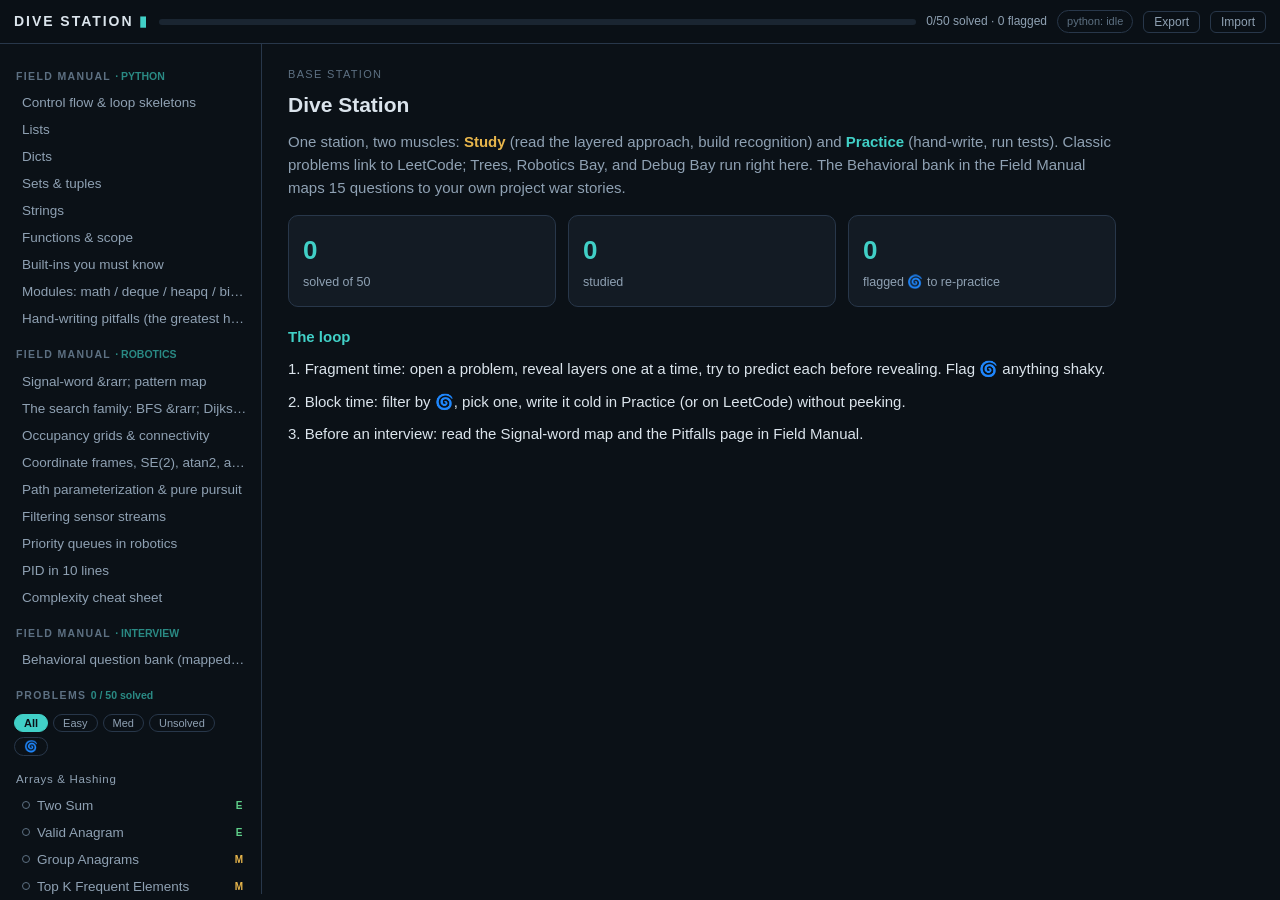
<file: dive_station_1.html>
<!DOCTYPE html>
<html lang="en">
<head>
<meta charset="UTF-8">
<meta name="viewport" content="width=device-width, initial-scale=1.0">
<meta name="color-scheme" content="dark">
<title>Dive Station · Robotics Interview Prep</title>
<style>
:root{
  --ink:#0b1117; --panel:#131b24; --panel2:#1a2531; --line:#28374a;
  --text:#dbe4ec; --dim:#8fa1b3; --faint:#5d7082;
  --sonar:#41d0c7; --sonardim:#2a8a84; --amber:#e8b64c; --red:#e0625d; --green:#5fd08a;
}
*{box-sizing:border-box;margin:0;padding:0}
html{-webkit-text-size-adjust:100%}
body{background:var(--ink);color:var(--text);font-family:-apple-system,"Segoe UI",Roboto,sans-serif;font-size:15px;line-height:1.55}
button{font-family:inherit;color:inherit;background:none;border:none;cursor:pointer}
code{font-family:ui-monospace,SFMono-Regular,Menlo,Consolas,monospace;background:var(--panel2);border:1px solid var(--line);border-radius:4px;padding:1px 5px;font-size:.87em;color:var(--sonar);white-space:nowrap}
pre{background:#0d141c;border:1px solid var(--line);border-radius:8px;padding:12px 14px;overflow-x:auto;font-size:13px;line-height:1.5;margin:10px 0}
pre code{background:none;border:none;padding:0;color:var(--text);font-size:inherit;white-space:pre}
header{position:sticky;top:0;z-index:30;background:rgba(11,17,23,.95);backdrop-filter:blur(6px);padding:10px 14px;border-bottom:1px solid var(--line);display:flex;align-items:center;gap:10px;flex-wrap:wrap}
header h1{font-size:14px;font-weight:700;letter-spacing:.14em;white-space:nowrap}
header h1 .tick{color:var(--sonar)}
#menuBtn{display:none;font-size:18px;padding:2px 8px;border:1px solid var(--line);border-radius:6px;color:var(--dim)}
#depth{flex:1;min-width:80px;height:6px;background:var(--panel2);border-radius:3px;overflow:hidden}
#depthFill{height:100%;width:0%;background:linear-gradient(90deg,var(--sonardim),var(--sonar));transition:width .5s}
#statLabel{color:var(--dim);font-size:12px;white-space:nowrap}
.chip{font-size:11px;color:var(--faint);border:1px solid var(--line);border-radius:20px;padding:2px 9px;white-space:nowrap}
.chip.ok{color:var(--sonar);border-color:var(--sonardim)}
.tbtn{font-size:12px;color:var(--dim);border:1px solid var(--line);border-radius:6px;padding:3px 10px}
.tbtn:hover{color:var(--text);border-color:var(--faint)}
.wrap{display:flex;min-height:calc(100vh - 50px)}
nav{width:262px;flex-shrink:0;border-right:1px solid var(--line);padding:10px 0 40px;overflow-y:auto;height:calc(100vh - 50px);position:sticky;top:50px}
.zone{padding:14px 16px 5px;color:var(--faint);font-size:10.5px;letter-spacing:.13em;font-weight:600}
.zone .m{color:var(--sonardim);letter-spacing:0}
.subzone{padding:9px 16px 3px;color:var(--dim);font-size:11.5px;letter-spacing:.06em}
.prob,.art{display:flex;align-items:center;gap:7px;width:100%;text-align:left;color:var(--dim);padding:6px 14px 6px 20px;font-size:13.5px;border-left:2px solid transparent}
.prob:hover,.art:hover{color:var(--text);background:var(--panel)}
.prob.cur,.art.cur{color:var(--text);background:var(--panel);border-left-color:var(--sonar)}
.prob .nm,.art .nm{flex:1;overflow:hidden;text-overflow:ellipsis;white-space:nowrap}
.dot{width:8px;height:8px;border-radius:50%;flex-shrink:0;border:1px solid var(--faint)}
.dot.solved{background:var(--sonar);border-color:var(--sonar)}
.dot.studied{background:none;border-color:var(--amber);box-shadow:inset 0 0 0 2px rgba(232,182,76,.55)}
.dbadge{font-size:10px;font-weight:700;flex-shrink:0;width:16px;text-align:center;border-radius:3px;padding:1px 0}
.dbadge.E{color:var(--green)}
.dbadge.M{color:var(--amber)}
.rvmark{color:var(--amber);font-size:11px;flex-shrink:0}
.fchips{display:flex;gap:5px;padding:6px 14px;flex-wrap:wrap}
.fchip{font-size:11px;border:1px solid var(--line);border-radius:20px;padding:2px 9px;color:var(--dim)}
.fchip.on{color:var(--ink);background:var(--sonar);border-color:var(--sonar);font-weight:600}
main{flex:1;min-width:0;padding:22px 26px 90px;max-width:880px}
.crumb{color:var(--faint);font-size:11px;letter-spacing:.12em;margin-bottom:6px}
h2{font-size:21px;margin-bottom:8px;font-weight:700}
h3{font-size:15px;margin:18px 0 6px;color:var(--sonar)}
.doc p{margin:9px 0;color:var(--text)}
.doc ul{margin:8px 0 8px 20px}
.doc li{margin:4px 0}
.doc table{border-collapse:collapse;width:100%;margin:12px 0;font-size:13px}
.doc th,.doc td{border:1px solid var(--line);padding:6px 9px;text-align:left;vertical-align:top}
.doc th{color:var(--dim);font-weight:600;background:var(--panel)}
.badges{display:flex;gap:7px;align-items:center;flex-wrap:wrap;margin-bottom:14px}
.bg{font-size:11px;font-weight:700;border-radius:4px;padding:2px 8px}
.bg.E{color:var(--green);border:1px solid rgba(95,208,138,.4)}
.bg.M{color:var(--amber);border:1px solid rgba(232,182,76,.4)}
.bg.lc{color:var(--faint);border:1px solid var(--line);font-weight:400}
.bg.solved{color:var(--ink);background:var(--sonar)}
.bg.studied{color:var(--ink);background:var(--amber)}
.rvbtn{font-size:12px;color:var(--dim);border:1px solid var(--line);border-radius:20px;padding:2px 10px}
.rvbtn.on{color:var(--amber);border-color:var(--amber)}
.robobox{border:1px solid var(--line);border-left:3px solid var(--amber);background:var(--panel);border-radius:0 8px 8px 0;padding:10px 14px;margin:12px 0;color:var(--dim);font-size:13.5px}
.robobox b{color:var(--amber);font-size:11px;letter-spacing:.1em;display:block;margin-bottom:3px}
.promptbox{margin:12px 0;color:var(--text)}
.seg{display:inline-flex;border:1px solid var(--line);border-radius:8px;overflow:hidden;margin:14px 0 6px}
.seg button{padding:7px 20px;font-size:13.5px;color:var(--dim)}
.seg button.on{background:var(--panel2);color:var(--sonar);font-weight:600}
.rev{border:1px solid var(--line);border-radius:8px;margin:9px 0;overflow:hidden}
.revhead{width:100%;display:flex;justify-content:space-between;align-items:center;text-align:left;padding:10px 14px;font-size:13.5px;color:var(--amber);background:var(--panel)}
.revhead .hint{color:var(--faint);font-size:11px}
.revbody{padding:4px 16px 12px;border-top:1px solid var(--line)}
.revbody.hide{display:none}
.revbody ul,.revbody ol{margin:8px 0 4px 20px}
.revbody li{margin:5px 0;color:var(--text)}
.pitline{color:var(--red)}
.tcase{font-size:12.5px;color:var(--dim);font-family:ui-monospace,Menlo,Consolas,monospace;padding:3px 0;overflow-x:auto;white-space:nowrap}
textarea{width:100%;min-height:340px;background:#0d141c;color:var(--text);border:1px solid var(--line);border-radius:8px;padding:12px;font-family:ui-monospace,SFMono-Regular,Menlo,Consolas,monospace;font-size:16px;line-height:1.5;resize:vertical;tab-size:4;-moz-tab-size:4}
textarea:focus{outline:none;border-color:var(--sonardim)}
.btnrow{display:flex;gap:9px;margin:10px 0;flex-wrap:wrap;align-items:center}
.run{background:var(--sonar);color:var(--ink);font-weight:700;font-size:14px;border-radius:8px;padding:8px 22px}
.run:disabled{opacity:.5;cursor:wait}
.ghost{border:1px solid var(--line);color:var(--dim);border-radius:8px;padding:8px 14px;font-size:13px}
.ghost:hover{color:var(--text)}
#out{margin-top:6px}
.trow{border:1px solid var(--line);border-radius:8px;padding:8px 12px;margin:7px 0;font-size:13px}
.trow.ok{border-color:rgba(95,208,138,.45)}
.trow.bad{border-color:rgba(224,98,93,.5)}
.trow .tt{font-weight:700}
.trow.ok .tt{color:var(--green)}
.trow.bad .tt{color:var(--red)}
.trow .mono2{font-family:ui-monospace,Menlo,Consolas,monospace;font-size:12px;color:var(--dim);margin-top:4px;overflow-x:auto;white-space:pre-wrap;word-break:break-all}
.bigok{border:1px solid var(--sonardim);color:var(--sonar);border-radius:8px;padding:10px 14px;margin:8px 0;font-weight:600}
.statusline{color:var(--faint);font-size:12.5px;margin:6px 0}
.pnav{display:flex;justify-content:space-between;margin-top:28px;gap:10px}
.homegrid{display:grid;grid-template-columns:repeat(auto-fill,minmax(210px,1fr));gap:12px;margin:16px 0}
.hcard{border:1px solid var(--line);border-radius:10px;padding:14px;background:var(--panel)}
.hcard .hnum{font-size:26px;font-weight:700;color:var(--sonar)}
.hcard .hlab{color:var(--dim);font-size:12.5px;margin-top:2px}
#scrim{display:none;position:fixed;inset:0;background:rgba(0,0,0,.5);z-index:39}
@media(max-width:900px){
  #menuBtn{display:block}
  #statLabel{display:none}
  nav{position:fixed;left:0;top:0;height:100vh;z-index:40;background:var(--ink);transform:translateX(-105%);transition:transform .22s;width:280px;padding-top:14px}
  nav.open{transform:translateX(0)}
  #scrim.show{display:block}
  main{padding:16px 14px 90px}
}
</style>
</head>
<body>
<header>
  <button id="menuBtn">&#9776;</button>
  <h1>DIVE STATION <span class="tick">&#9646;</span></h1>
  <div id="depth"><div id="depthFill"></div></div>
  <span id="statLabel"></span>
  <span id="engChip" class="chip">python: idle</span>
  <button id="exportBtn" class="tbtn">Export</button>
  <button id="importBtn" class="tbtn">Import</button>
  <input type="file" id="importFile" accept="application/json" style="display:none">
</header>
<div class="wrap">
  <nav id="nav"></nav>
  <main id="main"></main>
</div>
<div id="scrim"></div>
<script>
/* ============ Field Manual: Python Handbook ============ */
const MANUAL = [
{id:"py-flow",grp:"py",t:"Control flow & loop skeletons",body:`
<p>The skeletons you should be able to write with your eyes closed. Interview bugs cluster in loop bounds, not algorithms.</p>
<pre><code># branching
if x > 0:
    ...
elif x == 0:
    ...
else:
    ...

# counted loops
for i in range(n):            # 0 .. n-1
for i in range(1, n):         # 1 .. n-1
for i in range(n-1, -1, -1):  # n-1 .. 0  (reverse)

# over items / with index
for x in nums:
for i, x in enumerate(nums):

# condition loop
while lo <= hi:
    ...

# early exits
break      # leave the loop
continue   # skip to next iteration
return     # leave the function entirely</code></pre>
<p>Habit: before writing a loop body, whisper the <em>first and last</em> value the index will take. <code>range</code> excludes its end; reverse ranges need that <code>-1, -1</code> pair.</p>`},

{id:"py-list",grp:"py",t:"Lists",body:`
<pre><code>a = [0] * n                    # fixed-size init
g = [[0] * cols for _ in range(rows)]  # 2D grid -- NEVER [[0]*cols]*rows
a.append(x);  a.pop()          # stack push / pop, O(1)
a.pop(0)                       # O(n)! use deque for queues
a[-1]                          # last element
a[i:j]                         # slice COPY, j excluded
a[::-1]                        # reversed copy
a.reverse()                    # in place, returns None
a.sort()                       # in place, returns None
b = sorted(a)                  # new list
a.sort(key=lambda x: x[1])     # sort by a field
x in a                         # O(n) membership -- use a set if hot
len(a), sum(a), max(a), min(a)</code></pre>
<p>Two traps: <code>b = a</code> copies the <em>reference</em>, not the list (use <code>a[:]</code> or <code>list(a)</code>); and <code>a.sort()</code> returns <code>None</code>, so <code>x = a.sort()</code> silently destroys your data.</p>`},

{id:"py-dict",grp:"py",t:"Dicts",body:`
<pre><code>d = {}
d[k] = v
d.get(k, default)              # lookup with fallback, no KeyError
cnt[x] = cnt.get(x, 0) + 1     # THE counting idiom
k in d                         # O(1) membership
d.setdefault(k, []).append(v)  # create-or-append buckets
for k in d:                    # keys
for k, v in d.items():         # pairs
d.values();  d.keys()
sorted(d, key=lambda k: -d[k]) # keys ranked by value, descending
d.pop(k, None)                 # delete without KeyError</code></pre>
<p>Keys must be hashable: strings, numbers, tuples yes; lists no. A dict solves five interview jobs: counting, seen-before, value&rarr;index, grouping, memoization. If you are scanning a list twice, ask whether a dict kills the second scan.</p>`},

{id:"py-set",grp:"py",t:"Sets & tuples",body:`
<pre><code>s = set();  s.add(x);  s.discard(x)
x in s                         # O(1)
set(a)                         # dedupe a list
len(set(a)) < len(a)           # "has duplicates" one-liner
a & b;  a | b;  a - b          # intersection / union / difference

t = (r, c)                     # tuple: immutable, hashable
seen.add((r, c))               # grid visited-set pattern
x, y = point                   # unpacking
a, b = b, a                    # swap without a temp</code></pre>
<p>Rule of thumb: need fast membership &rarr; set; need it as a dict key or inside a set &rarr; tuple.</p>`},

{id:"py-str",grp:"py",t:"Strings",body:`
<pre><code>s[i];  s[i:j];  len(s)         # index / slice / length (immutable!)
s.lower();  s.upper()
s.split();  s.split(",")
"-".join(parts)                # join is called on the SEPARATOR
s.strip()
c.isalnum();  c.isdigit();  c.isalpha()
s == s[::-1]                   # palindrome check
"".join(sorted(s))             # canonical anagram key
ord("a");  chr(97)             # char <-> code</code></pre>
<p>Strings are immutable: building with <code>s += ch</code> in a loop is O(n&sup2;). Collect pieces in a list and <code>"".join</code> once at the end.</p>`},

{id:"py-func",grp:"py",t:"Functions & scope",body:`
<pre><code>def f(a, b=0):                 # defaults evaluated ONCE, at def time
    return a + b

def bad(x, acc=[]):            # BUG: one shared list across calls
    acc.append(x)
    return acc

def good(x, acc=None):
    if acc is None:
        acc = []
    ...

def stats(a):
    return min(a), max(a)      # multiple return = tuple
lo, hi = stats(nums)

key = lambda p: p[0]*p[0] + p[1]*p[1]   # lambdas: mostly sort keys</code></pre>
<p>In nested helpers (DFS closures): <em>reading</em> outer variables is free; <em>mutating</em> an outer list/dict is free; <em>rebinding</em> an outer int (a counter) needs <code>nonlocal count</code> &mdash; a very common stumble when counting inside a nested DFS.</p>`},

{id:"py-builtin",grp:"py",t:"Built-ins you must know",body:`
<pre><code>enumerate(a)                   # (i, x) pairs
zip(a, b)                      # pairs; stops at the shorter
list(zip(*matrix))             # transpose trick
min(a);  max(a);  sum(a)
max(a, key=len)                # extremes by a key
any(x > 0 for x in a)
all(v == 0 for v in cnt.values())
abs(x);  divmod(a, b)

[f(x) for x in a if cond]      # list comprehension
{x % 3 for x in a}             # set comprehension
{k: v for k, v in pairs}       # dict comprehension</code></pre>
<p>Comprehensions read as: OUTPUT <b>for</b> ITEM <b>in</b> SOURCE <b>if</b> FILTER. If the logic needs two lines, use a plain loop &mdash; interview code gets read aloud.</p>`},

{id:"py-mod",grp:"py",t:"Modules: math / deque / heapq / bisect",body:`
<pre><code>import math
math.atan2(dy, dx)             # y FIRST; full 4-quadrant angle
math.hypot(dx, dy)             # sqrt(dx*dx + dy*dy)
math.pi;  math.inf;  math.sqrt(x)
math.cos(t);  math.sin(t)      # RADIANS
math.radians(d);  math.degrees(r)
math.floor(x);  math.ceil(x)

from collections import deque
q = deque([start])
q.append(x);  q.popleft()      # O(1) both ends -> BFS queue

import heapq                   # a MIN-heap, always
heapq.heappush(h, (dist, node))
d, u = heapq.heappop(h)
h[0]                           # peek smallest
heapq.heappush(h, -x)          # max-heap: negate in, negate out

import bisect
bisect.bisect_left(a, x)       # first i with a[i] >= x
bisect.bisect_right(a, x)      # first i with a[i] >  x</code></pre>
<p>These four modules cover ~90% of interview needs. heapq compares tuples element-by-element &mdash; put the priority first in the tuple.</p>`},

{id:"py-pit",grp:"py",t:"Hand-writing pitfalls (the greatest hits)",body:`
<ul>
<li><code>b = a</code> aliases the same list. Copy with <code>a[:]</code>, <code>list(a)</code>, or <code>copy.deepcopy</code> for nested structures.</li>
<li><code>[[0]*n]*m</code> creates m references to ONE row. Always <code>[[0]*n for _ in range(m)]</code>. Same trap as <code>[[]]*n</code> for adjacency lists.</li>
<li><code>/</code> returns a float even for 8/2. Index math uses <code>//</code>. Also <code>int(-1.5)</code> truncates to -1, while <code>-3 // 2</code> floors to -2 &mdash; different for negatives.</li>
<li>Floats: never <code>==</code>. Compare with tolerance: <code>abs(a - b) < 1e-9</code>. You have sensor intuition for this &mdash; use it.</li>
<li><code>a.sort()</code>, <code>a.reverse()</code> return <code>None</code>. <code>sorted(a)</code>, <code>a[::-1]</code> return new lists.</li>
<li>Mutable default arguments (<code>def f(x, acc=[])</code>) persist across calls.</li>
<li>Modifying a list while iterating it skips elements. Iterate a copy or build a new list.</li>
<li><code>range(i, j)</code> and <code>a[i:j]</code> exclude j. Say the bounds out loud.</li>
<li><code>"1"</code> and <code>1</code> are different dict keys and different grid cell values. Read the problem's data types.</li>
<li>Python ints never overflow &mdash; worth saying in a C++-flavored interview; it deletes a whole class of edge cases.</li>
</ul>`},
/* ============ Field Manual: Robotics Algorithms ============ */
{id:"rb-map",grp:"rb",t:"Signal-word &rarr; pattern map",body:`
<p>The reflex table. When you read a problem, the left column should trigger the right two columns automatically. Scan this for 10 minutes before any interview.</p>
<table>
<tr><th>Signal in the problem</th><th>Pattern</th><th>First line you write</th></tr>
<tr><td>pair summing to a target, unsorted</td><td>hash map</td><td><code>seen = {}</code></td></tr>
<tr><td>sorted array + find / threshold</td><td>binary search</td><td><code>lo, hi = 0, n-1</code></td></tr>
<tr><td>minimum k such that feasible(k)</td><td>binary search on the answer</td><td><code>while lo < hi:</code></td></tr>
<tr><td>longest substring/window with property</td><td>sliding window (grow r, jump l)</td><td><code>l = 0</code></td></tr>
<tr><td>smallest window meeting a &ge; target</td><td>sliding window (shrink while valid)</td><td><code>total = 0</code></td></tr>
<tr><td>next greater / days until warmer</td><td>monotonic stack</td><td><code>stack = []</code></td></tr>
<tr><td>nested / matched pairs</td><td>stack</td><td><code>stack = []</code></td></tr>
<tr><td>connected regions in a grid</td><td>flood fill (DFS/BFS)</td><td>seed loop over cells</td></tr>
<tr><td>shortest path, unweighted</td><td>BFS</td><td><code>q = deque([start])</code></td></tr>
<tr><td>spreads from many sources / nearest X for every cell</td><td>multi-source BFS</td><td>seed ALL sources at 0</td></tr>
<tr><td>shortest path, weighted</td><td>Dijkstra</td><td><code>h = [(0, src)]</code></td></tr>
<tr><td>ordering with dependencies</td><td>topological sort (Kahn)</td><td><code>indeg = [0] * n</code></td></tr>
<tr><td>k largest / closest / most frequent</td><td>heap of size k, or sort by key</td><td><code>import heapq</code></td></tr>
<tr><td>overlapping intervals</td><td>sort by start, one sweep</td><td><code>iv.sort(key=lambda x: x[0])</code></td></tr>
<tr><td>max set of non-overlapping</td><td>greedy by END time</td><td><code>iv.sort(key=lambda x: x[1])</code></td></tr>
<tr><td>count ways / min cost to reach a state</td><td>DP table</td><td><code>dp = [...]</code></td></tr>
<tr><td>maximum, can't pick adjacent</td><td>take / skip DP</td><td><code>take, skip = 0, 0</code></td></tr>
<tr><td>angle of a vector</td><td>atan2</td><td><code>math.atan2(dy, dx)</code></td></tr>
<tr><td>frame A &rarr; frame B</td><td>SE(2) transform</td><td><code>c, s = cos(t), sin(t)</code></td></tr>
</table>`},

{id:"rb-search",grp:"rb",t:"The search family: BFS &rarr; Dijkstra &rarr; A*",body:`
<p>One family, three members, one upgrade path &mdash; the single most useful mental model for robotics interviews.</p>
<p><b>BFS</b> explores in rings of equal step count. Optimal when every move costs the same (uniform occupancy grid). Data structure: a FIFO <code>deque</code>.</p>
<p><b>Dijkstra</b> is BFS where moves cost different amounts: swap the queue for a min-heap keyed by accumulated cost g; the rings become iso-cost contours. Optimal for non-negative weights.</p>
<p><b>A*</b> is Dijkstra with a compass: pop order uses f = g + h, where h is an <em>admissible</em> heuristic (never overestimates), e.g. Euclidean distance to goal. Same code, one added term; with h = 0 it IS Dijkstra.</p>
<pre><code># the whole family shares one skeleton
pop the best node      # popleft() | heappop by g | heappop by g+h
if node is goal: done
for each neighbor:
    if this route is better than any known:
        record it, push it</code></pre>
<p>Interview sound bite: <em>"BFS when unweighted, Dijkstra when weighted, A* when I also know where the goal is."</em> Then add that your grid planners are benchmarked against exactly these baselines.</p>`},

{id:"rb-grid",grp:"rb",t:"Occupancy grids & connectivity",body:`
<p>A 2D list of free/occupied cells is both the LeetCode grid and the robotics costmap. Nearly every grid problem is a mapping operation in disguise:</p>
<ul>
<li>Flood Fill = free-space segmentation from a seed</li>
<li>Number of Islands = obstacle clustering</li>
<li>Rotting Oranges = wavefront / time-to-contact propagation</li>
<li>Distance transform = clearance field / costmap inflation</li>
<li>Shortest Path in Binary Matrix = the planner baseline itself</li>
</ul>
<pre><code>rows, cols = len(g), len(g[0])
DIRS4 = ((1,0), (-1,0), (0,1), (0,-1))
for dr, dc in DIRS4:
    nr, nc = r + dr, c + dc
    if 0 <= nr < rows and 0 <= nc < cols and g[nr][nc] == FREE:
        ...</code></pre>
<p>Habits that read as senior: bounds-check <em>before</em> dereferencing; mark visited at <em>enqueue</em> time; mutate the grid itself as a free visited-set; build grids with a comprehension, never <code>[[0]*c]*r</code>; keep (row, col) indexing and never let x/y sneak in halfway.</p>`},

{id:"rb-frames",grp:"rb",t:"Coordinate frames, SE(2), atan2, angle wrap",body:`
<p>A pose (x, y, &theta;) defines a frame. Points move between frames with a rotation + translation:</p>
<pre><code># body -> world, robot at (x, y, th)
wx = x + px*cos(th) - py*sin(th)
wy = y + px*sin(th) + py*cos(th)

# world -> body: translate FIRST, then rotate by -th
dx, dy = wx - x, wy - y
px =  dx*cos(th) + dy*sin(th)
py = -dx*sin(th) + dy*cos(th)</code></pre>
<p>Bearings come from <code>atan2(dy, dx)</code> &mdash; y first, all four quadrants, no divide-by-zero. Heading errors must be wrapped into [-&pi;, &pi;) before entering any controller, or the robot takes the 350&deg; scenic route:</p>
<pre><code>err = (target - heading + pi) % (2*pi) - pi</code></pre>
<p>These two lines &mdash; atan2 argument order and the angle wrap &mdash; are the highest bug-density lines in all of robotics. For 3D, name-drop: rotations compose as matrices or quaternions, SE(3) = rotation + translation, and a ROS 2 tf tree is exactly a chain of SE(3) transforms.</p>`},

{id:"rb-path",grp:"rb",t:"Path parameterization & pure pursuit",body:`
<p>A path is a function of arc length s, not a bag of points. Precompute cumulative segment lengths once (prefix sums), then any "point at distance s" query is a binary search plus a lerp:</p>
<pre><code>cum = [0]
for i in range(len(w) - 1):
    cum.append(cum[-1] + hypot(w[i+1][0]-w[i][0], w[i+1][1]-w[i][1]))
# query s: i = bisect_right(cum, s) - 1, then lerp inside segment i
# build O(n) once, each query O(log n)</code></pre>
<p><b>Pure pursuit</b> = "steer toward the point a lookahead distance L further along the path than my current projection." Two arc-length queries and one steering law. The trade-off sentence interviewers love: small L tracks tightly but oscillates; large L is smooth but cuts corners. L often scales with speed.</p>`},

{id:"rb-filter",grp:"rb",t:"Filtering sensor streams",body:`
<p>Three filters cover most "clean this signal" conversations:</p>
<table>
<tr><th>Filter</th><th>Kills</th><th>Costs</th><th>Core line</th></tr>
<tr><td>Moving average</td><td>broadband noise</td><td>lag; O(1) with a running sum</td><td>sliding-window sum / k</td></tr>
<tr><td>EMA</td><td>broadband noise</td><td>lag; infinite memory tail</td><td><code>y = a*x + (1-a)*y</code></td></tr>
<tr><td>Median</td><td>spikes / outliers</td><td>sorting the window</td><td><code>sorted(w)[k//2]</code></td></tr>
</table>
<p>Order matters: median first (kill spikes), then EMA (smooth). An EMA hit by a 9999 glitch remembers it for roughly 1/&alpha; samples; a median never even sees it. Your own stack is the perfect example: MS5837 pressure spikes &rarr; median; control-rate smoothing on the Pi inside SharedState &rarr; EMA, because it is one multiply-add and O(1) memory.</p>
<p>The name-drop ladder when asked "what's next": moving average &rarr; EMA &rarr; complementary filter (fuse two sensors) &rarr; Kalman filter (optimal fusion with a motion model).</p>`},

{id:"rb-heap",grp:"rb",t:"Priority queues in robotics",body:`
<p>Anywhere you repeatedly need "the most urgent thing", a heap turns O(n) scans into O(log n) pops:</p>
<ul>
<li>Dijkstra / A* open set &mdash; cheapest node next</li>
<li>Event and command schedulers &mdash; earliest deadline first</li>
<li>k nearest obstacles / neighbors &mdash; heap of size k</li>
<li>Merging k timestamped sensor streams = merging k sorted lists</li>
</ul>
<pre><code>h = []
heapq.heappush(h, (priority, payload))
prio, item = heapq.heappop(h)</code></pre>
<p>Python details worth saying out loud: heapq is a <em>min</em>-heap; there is no decrease-key, so push duplicates and skip stale entries on pop (<code>if u in done: continue</code>); tuples compare left-to-right, so the priority goes first.</p>`},

{id:"rb-pid",grp:"rb",t:"PID in 10 lines",body:`
<pre><code>class PID:
    def __init__(self, kp, ki, kd):
        self.kp, self.ki, self.kd = kp, ki, kd
        self.i = 0.0
        self.prev = None
    def step(self, err, dt):
        self.i += err * dt
        d = 0.0 if self.prev is None else (err - self.prev) / dt
        self.prev = err
        return self.kp*err + self.ki*self.i + self.kd*d</code></pre>
<p>The talking points matter more than the code: (1) heading error must be angle-wrapped <em>before</em> entering the loop; (2) the integral needs clamping &mdash; anti-windup &mdash; or actuator saturation wrecks recovery; (3) the D term on a noisy sensor needs low-passing, or take the derivative of the <em>measurement</em> instead of the error to avoid setpoint kicks. Each one is a war story you can tell from mantabot hardware.</p>`},

{id:"rb-cx",grp:"rb",t:"Complexity cheat sheet",body:`
<table>
<tr><th>Input size n</th><th>Target complexity</th></tr>
<tr><td>~10&#8309; &ndash; 10&#8310;</td><td>O(n) or O(n log n)</td></tr>
<tr><td>~10&sup3; &ndash; 10&#8308;</td><td>O(n&sup2;) acceptable</td></tr>
<tr><td>&le; ~20</td><td>exponential / bitmask territory</td></tr>
</table>
<table>
<tr><th>Operation</th><th>Cost</th></tr>
<tr><td>dict / set lookup, insert</td><td>O(1) average</td></tr>
<tr><td><code>x in list</code></td><td>O(n)</td></tr>
<tr><td>sort</td><td>O(n log n)</td></tr>
<tr><td>heap push / pop</td><td>O(log n)</td></tr>
<tr><td>BFS / DFS</td><td>O(V + E)</td></tr>
<tr><td>Dijkstra (heap)</td><td>O(E log V)</td></tr>
<tr><td>slice a[i:j]</td><td>O(j - i), and it copies</td></tr>
</table>
<p>Interview move: state complexity <em>before</em> coding &mdash; "one pass with a dict, O(n) time, O(n) space." It buys goodwill and catches a wrong plan while it is still cheap.</p>`}
,
{id:"iv-behavioral",grp:"iv",t:"Behavioral question bank (mapped to your stories)",body:`
<p>Interviews spend as much time on "tell me about a time..." as on code. The fix is not memorizing answers &mdash; it is having 6&ndash;8 concrete stories ready, each in <b>STAR</b> shape (Situation, Task, Action, Result), and knowing which one to reach for. Below: 15 common prompts, each mapped to a real incident from your four projects so you never freeze. Prep the starred ones first &mdash; they cover ~80% of what gets asked.</p>

<div class="robobox"><b>YOUR STORY BANK &mdash; the raw material</b>
<ul>
<li><b>Triple-cause board kill (VCA bot)</b> &mdash; GPIO-high-on-boot + back-EMF + USB 5V backfeeding through the buck body diode together destroyed a regulator. Fixed with a three-part protection chain (PTC + TVS + Schottky). The definitive "hard bug" and "failures compound" story.</li>
<li><b>CHANNEL_INVERT layering (VCA bot)</b> &mdash; a reversed-wired actuator first patched ad hoc in several places, then consolidated to one constant at the lowest layer. Your "I fixed it wrong first, then structurally" story.</li>
<li><b>Bang-bang realization (VCA bot)</b> &mdash; built a PWM&rarr;angle calibration curve before realizing the plant had no stable intermediate positions. "Identify the regime before optimizing" &mdash; a story about a wrong assumption caught.</li>
<li><b>Cross-attention rank bottleneck (Flow sensing)</b> &mdash; vorticity SSIM capped at ~0.13 no matter the hyperparameters; the real cause was rank &le; 5 from only 5 sensor tokens. Fixed with learnable tokens. "The metric was stuck and tuning could never fix it."</li>
<li><b>Phase-angle leakage (Flow sensing)</b> &mdash; the model leaned on upstream foil phase that a real AUV cannot observe at inference; replaced it with onboard sensor history. "I caught my own eval was dishonest."</li>
<li><b>LLM early-frame bias (Badminton coach)</b> &mdash; the model kept confusing "arm raised" with "moment of contact"; a feedback loop asking it to self-correct just confirmed its own wrong answer. Replaced with a computational motion-peak constraint. "The clever approach failed; the simple signal won."</li>
<li><b>Dead code that looked like features (Badminton coach)</b> &mdash; three functions defined but never called; the real runtime was much simpler. "Trace the call chain, don't trust definitions." A code-review lesson.</li>
<li><b>Phase accumulator drift (Mantabot)</b> &mdash; differential turning drove two motor accumulators apart; independent idle resets made it worse; fixed with coordinated re-sync. A subtle concurrency/state story.</li>
<li><b>Pi 5 has no H.264 encoder (Mantabot)</b> &mdash; assumed drone-style hardware encoding existed; had to redesign around CPU MJPEG within a thermal budget. "My assumption was wrong and I re-architected."</li>
<li><b>SharedState concurrency framework (Mantabot)</b> &mdash; you designed a multi-rate threaded architecture (50Hz control, 200Hz CAN, 15fps camera) sharing state cleanly. Your "system design from scratch" story.</li>
<li><b>Image-based phase recovery (VCA bot)</b> &mdash; chose offline post-hoc phase over fighting an unreliable hardware trigger on a jittery wireless link. "I picked the pragmatic path over the 'correct' one."</li>
</ul>
</div>

<h3>The 15 questions</h3>
<table>
<tr><th>Prompt</th><th>Reach for</th></tr>
<tr><td>&#9733; Tell me about the hardest bug you've debugged.</td><td>Triple-cause board kill &mdash; three independent failures compounding is a rare, memorable answer. Walk the diagnosis, not just the fix.</td></tr>
<tr><td>&#9733; Describe a time you were wrong about something technical.</td><td>Bang-bang realization, or Pi 5 H.264 assumption. Both are "I assumed X, evidence said not-X, I changed course."</td></tr>
<tr><td>&#9733; Tell me about a system you designed from scratch.</td><td>SharedState multi-rate architecture. Emphasize the rate-decoupling decision and why threads over one loop.</td></tr>
<tr><td>&#9733; A time you improved something that already worked.</td><td>CHANNEL_INVERT consolidation &mdash; it worked after the ad-hoc patches, but you refactored to one boundary constant. Talk about maintainability.</td></tr>
<tr><td>&#9733; When did you catch a mistake others (or you) missed?</td><td>Phase-angle leakage, or dead-code call-chain. Both show rigor and honesty about your own work.</td></tr>
<tr><td>Tell me about a technical disagreement.</td><td>The VLA-framing discussion with your advisor: naive end-to-end vs. flow-conditioned. You argued from physics for the harder-but-right framing. (Keep it collegial.)</td></tr>
<tr><td>A time you had to learn something fast.</td><td>ESP-NOW / LEDC PWM v2&rarr;v3 API break, or picking up cross-attention for the decoder. Show the ramp-up method.</td></tr>
<tr><td>When you hit a wall and had to change approach.</td><td>Cross-attention rank bottleneck &mdash; no hyperparameter could move the metric; you diagnosed the structural cause and switched to learnable tokens.</td></tr>
<tr><td>A time you made a pragmatic trade-off under constraints.</td><td>Image-based phase recovery over hardware sync; MJPEG over H.264 within thermal budget. "Right answer given real limits."</td></tr>
<tr><td>Describe a failure and what you learned.</td><td>Board kill (if not used above) framed as "I under-protected the power path" &mdash; the lesson became a design principle: protect every path.</td></tr>
<tr><td>How do you approach testing / validation?</td><td>Case-level leave-K-out splits in flow sensing; audio-motion cross-validation in the coach. You design tests to expose leakage, not flatter the model.</td></tr>
<tr><td>A time attention to detail mattered.</td><td>AS5600L at 0x40 not 0x36; the atan2 argument order; sizing the IPROPI resistor to the ADC ceiling. Small detail, whole-system consequence.</td></tr>
<tr><td>Tell me about working with ambiguity / no clear spec.</td><td>Defining a lock-in criterion for Karman gait entrainment (phase-stationarity) &mdash; you turned an emergent, fuzzy phenomenon into a quantitative test.</td></tr>
<tr><td>How do you prioritize when everything is urgent?</td><td>The command scheduler: STOP always highest priority, 50ms serial budget. A concrete, systems-level answer about explicit priority.</td></tr>
<tr><td>Why this company / why robotics? (motivation)</td><td>Your through-line: research &rarr; build &rarr; validate on real hardware. The full closed loop is rare; lead with that, not a generic passion statement.</td></tr>
</table>

<h3>Delivery notes</h3>
<ul>
<li><b>60&ndash;90 seconds each.</b> Situation and Task in two sentences; spend your time on Action (what YOU did, decisions you made) and a concrete Result.</li>
<li><b>Quantify the result</b> even loosely: "reduced sensing input dimension", "recovered SSIM from 0.13 to a usable field", "zero board failures after the protection chain". Numbers stick.</li>
<li><b>"I" not "we."</b> These are your incidents &mdash; own the specific decision, even on a solo project where it feels obvious.</li>
<li><b>End on the lesson.</b> Every strong answer closes with the principle you now carry: "failures compound, so I protect every path," "identify the regime before optimizing," "design tests to expose leakage."</li>
<li>Practice these <b>out loud in English</b> &mdash; the vocabulary (bring-up, root-cause, regression, trade-off, corner case) is exactly the JD terminology you want to sound fluent in at IROS.</li>
</ul>`}
];

/* ============ Problems ============ */
const ZONES=[["ah","Arrays & Hashing"],["tp","Two Pointers"],["sw","Sliding Window"],["st","Stack"],["bs","Binary Search"],["gr","Grid Search"],["gp","Graphs"],["hp","Heaps"],["iv","Intervals"],["mx","Matrix Ops"],["dp","Dynamic Programming"],["tr","Trees"],["rb","Robotics Bay"],["db","Debug Bay"]];

const PROBLEMS = [
/* ---- Arrays & Hashing ---- */
{id:"two-sum",z:"ah",t:"Two Sum",d:"E",lc:"LC 1",fn:"two_sum",
prompt:"Given an integer array `nums` and an integer `target`, return the indices of the two numbers that add up to `target`. Exactly one solution exists, and you may not use the same element twice. Return the pair of indices in any order.",
robo:"Same reflex as matching a pair of sensor timestamps whose offsets sum to a target latency: one pass with a hash map beats scanning all pairs.",
sig:["Find a **pair** hitting an exact sum","Array is unsorted","Brute force is O(n^2) -- the interviewer wants O(n)"],
app:["Ask: standing on `x`, what am I looking for? `target - x`.","Store every value already seen in a dict `value -> index`.","One pass: check the complement first, then insert the current value. Checking before inserting prevents matching an element with itself."],
tool:["`seen = {}` then `need in seen` -- O(1) lookup","`enumerate(nums)` gives `(i, x)` without manual indexing"],
pit:"Inserting into the dict before checking the complement makes `[3,3], target 6` self-match or fail. Check first, insert second.",
start:`def two_sum(nums, target):
    # return [i, j]
`,
sol:`def two_sum(nums, target):
    seen = {}                     # value -> index
    for i, x in enumerate(nums):
        need = target - x
        if need in seen:
            return [seen[need], i]
        seen[x] = i
    return []`,
tests:[{a:[[2,7,11,15],9],w:[0,1]},{a:[[3,2,4],6],w:[1,2]},{a:[[3,3],6],w:[0,1]}],fl:{so:1}},

{id:"valid-anagram",z:"ah",t:"Valid Anagram",d:"E",lc:"LC 242",fn:"is_anagram",
prompt:"Given two strings `s` and `t`, return True if `t` is an anagram of `s` (same characters with the same counts).",
robo:"Counting occurrences with a dict is the same idiom as histogramming PIV vector magnitudes -- `cnt[x] = cnt.get(x, 0) + 1` should be muscle memory.",
sig:["Compare **composition**, not order","Words like anagram, permutation, same letters"],
app:["Early exit: different lengths can never match.","Count characters of `s` up, then characters of `t` down; any counter going below zero means mismatch.","Worth mentioning: `sorted(s) == sorted(t)` is a correct O(n log n) one-liner."],
tool:["`cnt[c] = cnt.get(c, 0) + 1` -- the counting idiom","`cnt.get(c, 0)` guards missing keys on the way down"],
pit:"Skipping the length check lets inputs like 'a' vs 'ab' sneak through subtle count-down bugs.",
start:`def is_anagram(s, t):
    # return True / False
`,
sol:`def is_anagram(s, t):
    if len(s) != len(t):
        return False
    cnt = {}
    for c in s:
        cnt[c] = cnt.get(c, 0) + 1
    for c in t:
        if cnt.get(c, 0) == 0:
            return False
        cnt[c] -= 1
    return True`,
tests:[{a:["anagram","nagaram"],w:true},{a:["rat","car"],w:false},{a:["a","ab"],w:false}],fl:{}},

{id:"group-anagrams",z:"ah",t:"Group Anagrams",d:"M",lc:"LC 49",fn:"group_anagrams",
prompt:"Given an array of strings, group the anagrams together. Return a list of groups in any order.",
robo:"Bucketing by a computed key is how you would group CAN frames by arbitration ID: compute the key, append to `dict[key]`.",
sig:["Group items by an equivalence, not just detect one pair","You need a canonical **key** per group"],
app:["Every anagram shares the same sorted spelling: use `''.join(sorted(w))` as the dict key.","Append each word to its bucket; return the buckets."],
tool:["`\"\".join(sorted(w))` -- canonical key","`groups.setdefault(key, []).append(w)` -- create-or-append in one line"],
pit:"Using a list as a dict key raises TypeError. Keys must be hashable: use a string or a tuple.",
start:`def group_anagrams(strs):
    # return list of lists
`,
sol:`def group_anagrams(strs):
    groups = {}
    for w in strs:
        key = "".join(sorted(w))
        groups.setdefault(key, []).append(w)
    return list(groups.values())`,
tests:[{a:[["eat","tea","tan","ate","nat","bat"]],w:[["ate","eat","tea"],["bat"],["nat","tan"]]},{a:[[""]],w:[[""]]},{a:[["a"]],w:[["a"]]}],fl:{si:1,so:1}},

{id:"top-k-frequent",z:"ah",t:"Top K Frequent Elements",d:"M",lc:"LC 347",fn:"top_k_frequent",
prompt:"Return the `k` most frequent elements of `nums`, in any order. The answer is guaranteed unique.",
robo:"Which fault codes fired most this run? Count with a dict, then rank. On live streams you would keep a heap; offline, sorting the counted keys is cleanest.",
sig:["Phrases like top k, most frequent, k largest by score","Count first, select second"],
app:["Pass 1: histogram with `cnt.get(x, 0) + 1`.","Pass 2: sort the unique keys by count descending, slice `[:k]`.","Say the upgrades exist: a heap gives O(n log k), bucket sort gives O(n)."],
tool:["`sorted(cnt, key=lambda x: -cnt[x])[:k]` -- rank dict keys by value","Slicing never raises even if k is near len"],
pit:"`sorted(cnt)` alone sorts the keys by their own value, not by count -- the `key=` argument is the whole point.",
start:`def top_k_frequent(nums, k):
    # return list of k values
`,
sol:`def top_k_frequent(nums, k):
    cnt = {}
    for x in nums:
        cnt[x] = cnt.get(x, 0) + 1
    order = sorted(cnt, key=lambda x: -cnt[x])
    return order[:k]`,
tests:[{a:[[1,1,1,2,2,3],2],w:[1,2]},{a:[[1],1],w:[1]},{a:[[4,4,5,5,6],2],w:[4,5]}],fl:{so:1}},

{id:"product-except-self",z:"ah",t:"Product of Array Except Self",d:"M",lc:"LC 238",fn:"product_except_self",
prompt:"Return an array where `out[i]` is the product of every element of `nums` except `nums[i]`. Division is not allowed; run in O(n).",
robo:"Prefix/suffix accumulation is the same trick as your cumulative arc-length table: precompute running aggregates so each query costs O(1).",
sig:["Phrases like except self, without element i","Division banned points at prefix x suffix"],
app:["`out[i]` = (product of everything left of i) x (product of everything right of i).","Left pass: carry one running prefix product; write it into `out[i]` **before** multiplying in `nums[i]`.","Right pass: same from the end, multiplying into `out`."],
tool:["Two passes, one running scalar each -- no extra arrays","`range(n - 1, -1, -1)` for the reverse pass"],
pit:"Multiplying the current element into the running product before writing `out[i]` -- the order of those two lines is the entire problem.",
start:`def product_except_self(nums):
    # return list, no division
`,
sol:`def product_except_self(nums):
    n = len(nums)
    out = [1] * n
    left = 1
    for i in range(n):
        out[i] = left
        left *= nums[i]
    right = 1
    for i in range(n - 1, -1, -1):
        out[i] *= right
        right *= nums[i]
    return out`,
tests:[{a:[[1,2,3,4]],w:[24,12,8,6]},{a:[[-1,1,0,-3,3]],w:[0,0,9,0,0]}],fl:{}},

/* ---- Two Pointers ---- */
{id:"valid-palindrome",z:"tp",t:"Valid Palindrome",d:"E",lc:"LC 125",fn:"is_palindrome",
prompt:"Return True if `s` reads the same forwards and backwards, considering only alphanumeric characters and ignoring case.",
robo:"Two pointers walking inward is the same scan structure as checking a symmetric pressure profile across the fin midline.",
sig:["Compare a sequence with its reverse","Some characters must be skipped while scanning"],
app:["Pointers `l` and `r` start at both ends.","Inner while-loops skip non-alphanumeric characters on each side.","Compare lowercased characters; mismatch returns False; pointers crossing returns True."],
tool:["`c.isalnum()` and `c.lower()`","Outer loop `while l < r:`"],
pit:"The inner skip loops must also guard `l < r`, or punctuation-only inputs run the pointers past each other.",
start:`def is_palindrome(s):
    # alphanumeric only, case-insensitive
`,
sol:`def is_palindrome(s):
    l, r = 0, len(s) - 1
    while l < r:
        while l < r and not s[l].isalnum():
            l += 1
        while l < r and not s[r].isalnum():
            r -= 1
        if s[l].lower() != s[r].lower():
            return False
        l += 1
        r -= 1
    return True`,
tests:[{a:["A man, a plan, a canal: Panama"],w:true},{a:["race a car"],w:false},{a:[" "],w:true}],fl:{}},

{id:"container-water",z:"tp",t:"Container With Most Water",d:"M",lc:"LC 11",fn:"max_area",
prompt:"`height[i]` is a wall at x = i. Choose two walls so the container between them holds the most water. Return the maximum area.",
robo:"Greedy pointer movement with a proof -- the same which-side-is-the-bottleneck reasoning you use whenever one constraint limits the whole system.",
sig:["Best **pair** under a min() constraint","Squeeze from both ends"],
app:["Start with the widest container: `l = 0, r = n - 1`.","Area = `(r - l) * min(h[l], h[r])`.","Move the **shorter** wall inward: moving the taller one can only shrink the area, since width drops and height stays capped by the short wall."],
tool:["`min(height[l], height[r])`","`best = max(best, area)` each step"],
pit:"Moving the taller pointer to explore -- the greedy proof is exactly why only the shorter one moves.",
start:`def max_area(height):
    # return max area
`,
sol:`def max_area(height):
    l, r = 0, len(height) - 1
    best = 0
    while l < r:
        area = (r - l) * min(height[l], height[r])
        best = max(best, area)
        if height[l] < height[r]:
            l += 1
        else:
            r -= 1
    return best`,
tests:[{a:[[1,8,6,2,5,4,8,3,7]],w:49},{a:[[1,1]],w:1}],fl:{}},

{id:"three-sum",z:"tp",t:"3Sum",d:"M",lc:"LC 15",fn:"three_sum",
prompt:"Return all unique triplets in `nums` that sum to 0. No duplicate triplets in the output.",
robo:"Sort-then-two-pointers converts an O(n^3) search into O(n^2) -- the standard move whenever ordering the data unlocks a squeeze.",
sig:["Triplets summing to a target **with dedup**","Sorting is allowed"],
app:["Sort first. Fix index `i`, then run two-sum with pointers `l = i + 1, r = n - 1`.","Sum below zero moves `l` right; above zero moves `r` left; zero records and moves both.","Dedup in three places: skip repeated values at `i`, and at `l` and `r` after each hit."],
tool:["`nums.sort()`","`if i > 0 and nums[i] == nums[i-1]: continue`"],
pit:"Three separate dedup points (i, l, r). Missing any one of them produces duplicate triplets.",
start:`def three_sum(nums):
    # return list of triplets
`,
sol:`def three_sum(nums):
    nums.sort()
    res = []
    n = len(nums)
    for i in range(n - 2):
        if i > 0 and nums[i] == nums[i - 1]:
            continue
        l, r = i + 1, n - 1
        while l < r:
            s = nums[i] + nums[l] + nums[r]
            if s < 0:
                l += 1
            elif s > 0:
                r -= 1
            else:
                res.append([nums[i], nums[l], nums[r]])
                l += 1
                while l < r and nums[l] == nums[l - 1]:
                    l += 1
                r -= 1
                while l < r and nums[r] == nums[r + 1]:
                    r -= 1
    return res`,
tests:[{a:[[-1,0,1,2,-1,-4]],w:[[-1,-1,2],[-1,0,1]]},{a:[[0,1,1]],w:[]},{a:[[0,0,0]],w:[[0,0,0]]}],fl:{si:1,so:1}},

/* ---- Sliding Window ---- */
{id:"buy-sell-stock",z:"sw",t:"Best Time to Buy & Sell Stock",d:"E",lc:"LC 121",fn:"max_profit",
prompt:"One buy, then one later sell. Return the maximum profit, or 0 if no profit is possible.",
robo:"Single-pass running-minimum tracking, identical to logging the lowest battery voltage seen so far while streaming telemetry.",
sig:["Buy low earlier, sell high later","One pass carrying a running extreme"],
app:["Walk left to right remembering the cheapest price so far.","Profit if selling today = `price - min_so_far`; keep the best.","Only two scalars are needed: the running min and the best profit."],
tool:["`float('inf')` as the initial minimum","`best = max(best, p - lo)`"],
pit:"Trying to also track a max price. You only need min-so-far and best-profit.",
start:`def max_profit(prices):
    # return max profit (0 if none)
`,
sol:`def max_profit(prices):
    lo = float('inf')
    best = 0
    for p in prices:
        if p < lo:
            lo = p
        best = max(best, p - lo)
    return best`,
tests:[{a:[[7,1,5,3,6,4]],w:5},{a:[[7,6,4,3,1]],w:0}],fl:{}},

{id:"longest-substring",z:"sw",t:"Longest Substring Without Repeats",d:"M",lc:"LC 3",fn:"length_of_longest_substring",
prompt:"Return the length of the longest substring of `s` without repeating characters.",
robo:"Variable-size sliding window: grow the right edge, jump the left edge only when the constraint breaks -- the same shape as a longest-clean-sensor-segment scan.",
sig:["Longest substring/subarray with a property","When the property breaks, the left pointer moves"],
app:["Window `[l, r]` plus a dict `last` mapping character to last index seen.","If `s[r]` was seen **inside** the current window, jump `l` to `last[s[r]] + 1`.","Answer is the max of `r - l + 1` over all r."],
tool:["`last[c] = r` after processing each character","The jump must never move l backwards: check `last[c] >= l`"],
pit:"Jumping `l = last[c] + 1` without checking the entry is inside the window drags l backwards -- the classic 'abba' bug.",
start:`def length_of_longest_substring(s):
    # return an int
`,
sol:`def length_of_longest_substring(s):
    last = {}
    l = 0
    best = 0
    for r, c in enumerate(s):
        if c in last and last[c] >= l:
            l = last[c] + 1
        last[c] = r
        best = max(best, r - l + 1)
    return best`,
tests:[{a:["abcabcbb"],w:3},{a:["bbbbb"],w:1},{a:["pwwkew"],w:3},{a:["abba"],w:2},{a:[""],w:0}],fl:{}},

{id:"min-size-subarray",z:"sw",t:"Minimum Size Subarray Sum",d:"M",lc:"LC 209",fn:"min_subarray_len",
prompt:"All elements of `nums` are positive. Return the smallest length of a contiguous subarray whose sum is at least `target`, or 0 if none exists.",
robo:"Shortest burst of samples whose energy crosses a threshold: the window sum grows on the right and shrinks greedily from the left.",
sig:["Minimum window satisfying a >= constraint","All positive means the window sum is monotone in its size"],
app:["Expand r, adding into a running sum.","While the sum is >= target: record the length, then shrink from the left.","Positivity is exactly what makes shrink-while-valid correct."],
tool:["Running `total += nums[r]` and `total -= nums[l]`","`best = min(best, r - l + 1)` **inside** the while"],
pit:"Recording the length outside the shrink loop misses shorter valid windows.",
start:`def min_subarray_len(target, nums):
    # return min length, or 0
`,
sol:`def min_subarray_len(target, nums):
    l = 0
    total = 0
    best = float('inf')
    for r in range(len(nums)):
        total += nums[r]
        while total >= target:
            best = min(best, r - l + 1)
            total -= nums[l]
            l += 1
    return 0 if best == float('inf') else best`,
tests:[{a:[7,[2,3,1,2,4,3]],w:2},{a:[4,[1,4,4]],w:1},{a:[11,[1,1,1,1,1,1,1,1]],w:0}],fl:{}},

/* ---- Stack ---- */
{id:"valid-parentheses",z:"st",t:"Valid Parentheses",d:"E",lc:"LC 20",fn:"is_valid",
prompt:"Given a string containing only ()[]{}， return True if every bracket closes in the correct order.",
robo:"A stack mirrors nested state -- the same structure as tracking nested context frames in a parser or matched start/stop markers in a log.",
sig:["Matching or nesting pairs","Most recent open must close first = LIFO"],
app:["Map closers to openers: `{')': '(', ']': '[', '}': '{'}`.","Opener: push. Closer: the stack must be non-empty and its top must match; pop it.","Valid iff the stack is empty at the end."],
tool:["`stack.append(c)` / `stack.pop()`","`if not stack or stack.pop() != pairs[c]: return False`"],
pit:"Two distinct failure modes: popping an empty stack (input ')(' ) and leftovers at the end (input '((' ). Handle both.",
start:`def is_valid(s):
    # return True / False
`,
sol:`def is_valid(s):
    pairs = {')': '(', ']': '[', '}': '{'}
    stack = []
    for c in s:
        if c in pairs:
            if not stack or stack.pop() != pairs[c]:
                return False
        else:
            stack.append(c)
    return len(stack) == 0`,
tests:[{a:["()"],w:true},{a:["()[]{}"],w:true},{a:["(]"],w:false},{a:["([)]"],w:false},{a:["{[]}"],w:true},{a:["(("],w:false}],fl:{}},

{id:"daily-temperatures",z:"st",t:"Daily Temperatures",d:"M",lc:"LC 739",fn:"daily_temperatures",
prompt:"For each day, return how many days until a strictly warmer temperature; 0 if it never comes.",
robo:"Monotonic stack = wait until a bigger event resolves you -- the pattern behind every next-greater query on a time series.",
sig:["Next greater element, days until warmer","The answer for i is resolved by a later j"],
app:["The stack holds **indices** of days still waiting; their temperatures are decreasing top-down.","New day j arrives: while it is warmer than the temperature at the stack top i, pop i and set `ans[i] = j - i`.","Push j. Whatever remains unresolved keeps 0."],
tool:["`while stack and temps[j] > temps[stack[-1]]:`","Preallocate `ans = [0] * n`"],
pit:"Storing temperatures on the stack instead of indices -- you need the indices to compute distances.",
start:`def daily_temperatures(temps):
    # return list of waits
`,
sol:`def daily_temperatures(temps):
    n = len(temps)
    ans = [0] * n
    stack = []
    for j in range(n):
        while stack and temps[j] > temps[stack[-1]]:
            i = stack.pop()
            ans[i] = j - i
        stack.append(j)
    return ans`,
tests:[{a:[[73,74,75,71,69,72,76,73]],w:[1,1,4,2,1,1,0,0]},{a:[[30,40,50,60]],w:[1,1,1,0]}],fl:{}},

/* ---- Lite cards: study here, practice on LeetCode ---- */
{id:"binary-search",z:"bs",t:"Binary Search",d:"E",lc:"LC 704",lite:1,url:"https://leetcode.com/problems/binary-search/",
prompt:"Sorted array: return the index of target, or -1.",
sig:["Sorted + find","O(log n) expected"],
app:["Template: `lo, hi = 0, n-1`; loop `while lo <= hi`; `mid = (lo + hi) // 2`.","Compare and discard half with `lo = mid + 1` / `hi = mid - 1`.","Pick ONE template convention and never improvise mid-interview."],
pit:"Mixing `lo <= hi` with `hi = mid` (instead of mid - 1) creates infinite loops."},

{id:"search-rotated",z:"bs",t:"Search in Rotated Sorted Array",d:"M",lc:"LC 33",lite:1,url:"https://leetcode.com/problems/search-in-rotated-sorted-array/",
prompt:"A sorted array rotated at an unknown pivot; find target in O(log n).",
sig:["Rotated sorted / circular order","Still O(log n) -> binary search with a twist"],
app:["At any mid, at least one half is properly sorted: test `nums[lo] <= nums[mid]`.","If the sorted half contains target (inclusive range check), search it; else search the other half.","Everything else is the plain template. Same headache as a wrapped circular sample buffer."],
pit:"The boundary checks must be inclusive (`<=` at lo) -- the off-by-one here is the classic fail."},

{id:"koko",z:"bs",t:"Koko Eating Bananas",d:"M",lc:"LC 875",lite:1,url:"https://leetcode.com/problems/koko-eating-bananas/",
prompt:"Minimum integer eating speed k to finish all piles within h hours (ceil per pile).",
sig:["Minimum k such that feasible(k)","Feasibility monotone in the parameter -> binary search the ANSWER, not the data"],
app:["`feasible(k)` = `sum((p + k - 1) // k) <= h`; bigger k, fewer hours.","Search k in [1, max(piles)]: `while lo < hi`, feasible -> `hi = mid`, else `lo = mid + 1`.","Exactly how you would auto-tune a gain or PWM limit: define feasible(), find the boundary."],
pit:"`math.ceil(p / k)` invites float trouble; the integer form `(p + k - 1) // k` is the interview-safe ceiling."},

{id:"flood-fill",z:"gr",t:"Flood Fill",d:"E",lc:"LC 733",lite:1,url:"https://leetcode.com/problems/flood-fill/",
prompt:"Recolor the 4-connected region containing a seed cell.",
sig:["Connected region from a seed","4-neighbor grid traversal"],
app:["Guard first: if the seed already has the new color, return (infinite-loop trap).","Explicit-stack DFS: pop, recolor, push same-colored in-bounds neighbors.","Bounds check BEFORE color check. This is free-space segmentation on an occupancy grid -- the skeleton of all grid work."],
pit:"Skipping the new-color == old-color guard revisits cells forever."},

{id:"num-islands",z:"gr",t:"Number of Islands",d:"M",lc:"LC 200",lite:1,url:"https://leetcode.com/problems/number-of-islands/",
prompt:"Count 4-connected regions of '1's in a character grid.",
sig:["Number of connected regions","Count how many fresh traversals you launch"],
app:["Scan every cell; on an unvisited '1', increment the count and flood-fill the island away (sink to '0').","Sinking in place doubles as the visited set.","Robotics reading: obstacle cluster counting in an occupancy grid."],
pit:"Cells are the STRING '1', not the integer 1 -- read the data type."},

{id:"rotting-oranges",z:"gr",t:"Rotting Oranges",d:"M",lc:"LC 994",lite:1,url:"https://leetcode.com/problems/rotting-oranges/",
prompt:"Rot spreads to 4-adjacent fresh oranges each minute; minutes until none fresh, or -1.",
sig:["Spreads each step from MULTIPLE sources","Minimum time for everything -> BFS levels"],
app:["Seed the queue with ALL rotten cells at t = 0 before the loop; count fresh.","BFS with `(r, c, t)` entries; each infection decrements fresh.","Answer = max t; leftover fresh means -1. This is wavefront propagation from every obstacle at once."],
pit:"Running BFS from one source at a time gives wrong times -- all sources enter the queue first."},

{id:"shortest-path-bm",z:"gr",t:"Shortest Path in Binary Matrix",d:"M",lc:"LC 1091",lite:1,url:"https://leetcode.com/problems/shortest-path-in-binary-matrix/",
prompt:"8-connected grid of 0s; shortest clear path top-left to bottom-right, or -1.",
sig:["Shortest path + unweighted grid -> BFS, never DFS","8 directions this time -- read the connectivity spec"],
app:["Check start AND goal are free before anything.","BFS storing distance with each cell; mark visited at ENQUEUE time.","First pop of the goal is the answer. This is literally the baseline grid planner."],
pit:"Marking visited at pop time still works but bloats the queue -- interviewers notice."},

{id:"course-schedule",z:"gp",t:"Course Schedule",d:"M",lc:"LC 207",lite:1,url:"https://leetcode.com/problems/course-schedule/",
prompt:"Given prerequisite pairs, can all courses be finished? (= is the graph acyclic?)",
sig:["Dependencies / ordering constraints","Can complete all -> cycle detection -> topological sort"],
app:["Build adjacency b -> a and an indegree array.","Kahn: queue all indegree-0 nodes; pop, decrement children, enqueue new zeros.","Finished all n iff no cycle. Robotics reading: startup-order resolution -- driver before filter before controller; a cycle is deadlock."],
pit:"`[[]] * n` gives n references to ONE list and silently corrupts the graph -- use a comprehension."},

{id:"network-delay",z:"gp",t:"Network Delay Time",d:"M",lc:"LC 743",lite:1,url:"https://leetcode.com/problems/network-delay-time/",
prompt:"Weighted directed graph; time for a signal from node k to reach all n nodes, or -1.",
sig:["Shortest time/cost + WEIGHTED edges -> Dijkstra, not BFS","Single source, non-negative weights"],
app:["Min-heap of `(dist, node)` seeded `(0, k)`; adjacency list.","Pop; skip if already finalized (`if u in dist: continue`); relax neighbors by pushing `(d + w, v)`.","Answer = max of final distances, -1 if any node unreached. Hand-write Dijkstra cold -- it is the core of every planner and A* is this plus a heuristic."],
pit:"Forgetting the stale-entry skip after popping: heap entries are never updated in place, duplicates are expected."},

{id:"kth-largest",z:"hp",t:"Kth Largest Element",d:"M",lc:"LC 215",lite:1,url:"https://leetcode.com/problems/kth-largest-element-in-an-array/",
prompt:"Return the k-th largest element (not distinct).",
sig:["k-th largest / smallest","Streaming-friendly -> heap of size k"],
app:["Keep a MIN-heap of the k largest seen so far.","Push each value; when the heap exceeds k, pop the smallest.","The root is the answer, O(n log k). Streaming version = holding the k strongest PIV correlation peaks without storing the field."],
pit:"Python has no max-heap. For k-largest, the min-heap of size k IS the trick; negate only when you truly need max-pop."},

{id:"k-closest",z:"hp",t:"K Closest Points to Origin",d:"M",lc:"LC 973",lite:1,url:"https://leetcode.com/problems/k-closest-points-to-origin/",
prompt:"Return the k points closest to the origin.",
sig:["k closest / nearest by distance","Selection by a computed key"],
app:["Compare SQUARED distance `x*x + y*y` -- monotone in true distance, no sqrt, no floats.","Simplest: `sorted(points, key=lambda p: p[0]*p[0] + p[1]*p[1])[:k]`.","Mention the heap-of-size-k upgrade with negated distance for O(n log k). This is a k-nearest-neighbor query -- obstacle proximity, vector-to-grid matching."],
pit:"Calling math.sqrt per point: wasted work plus a float-comparison risk."},

{id:"merge-intervals",z:"iv",t:"Merge Intervals",d:"M",lc:"LC 56",lite:1,url:"https://leetcode.com/problems/merge-intervals/",
prompt:"Merge all overlapping intervals.",
sig:["Merge / overlap intervals","Almost always: sort by START first"],
app:["Sort by start.","Sweep: if `s <= out[-1][1]`, overlap -- extend with `out[-1][1] = max(out[-1][1], e)`.","Else append. Robotics reading: consolidating sensor validity windows or log segments."],
pit:"Extending with `e` instead of `max(...)` fails on contained intervals like [1,10],[2,3]."},

{id:"non-overlap",z:"iv",t:"Non-overlapping Intervals",d:"M",lc:"LC 435",lite:1,url:"https://leetcode.com/problems/non-overlapping-intervals/",
prompt:"Minimum removals so no intervals overlap (touching is fine).",
sig:["Min removals = max non-overlapping set","Greedy by END time"],
app:["Sort by END, not start -- that is the whole insight.","Keep an interval if it starts at/after the last kept end; otherwise count a removal.","Classic scheduling: pack the most non-conflicting windows."],
pit:"Sorting by start is the trap: one long early interval greedily blocks everything."},

{id:"rotate-image",z:"mx",t:"Rotate Image",d:"M",lc:"LC 48",lite:1,url:"https://leetcode.com/problems/rotate-image/",
prompt:"Rotate an n x n matrix 90 degrees clockwise, in place.",
sig:["Rotate matrix 90","In place -> decompose: transpose + mirror"],
app:["Clockwise 90 = transpose, then reverse each row.","In-place transpose: swap (i, j) with (j, i) for `j > i` only.","Know without deriving: counterclockwise = transpose + reverse columns; and `list(zip(*m))` is the out-of-place transpose."],
pit:"A full double loop transposes everything back -- the inner range must start at i + 1."},

{id:"climbing-stairs",z:"dp",t:"Climbing Stairs",d:"E",lc:"LC 70",lite:1,url:"https://leetcode.com/problems/climbing-stairs/",
prompt:"Climb 1 or 2 steps at a time; count distinct ways to reach step n.",
sig:["How many ways, with choices per step","f(n) depends on a fixed number of smaller states"],
app:["ways(n) = ways(n-1) + ways(n-2): the last move was 1 or 2. It is Fibonacci shifted.","Roll two variables: `a, b = b, a + b` -- O(1) space.","The hello-world of DP: recognize the recurrence, store only what you still need."],
pit:"Plain recursion without memoization is exponential -- and they will time it."},

{id:"house-robber",z:"dp",t:"House Robber",d:"M",lc:"LC 198",lite:1,url:"https://leetcode.com/problems/house-robber/",
prompt:"Max sum of non-adjacent elements.",
sig:["Maximum, cannot pick adjacent","State = best including vs excluding current"],
app:["Per house: `take, skip = skip + x, max(take, skip)` -- simultaneous assignment.","Answer `max(take, skip)`.","Same shape as choosing actuation pulses that cannot fire on consecutive ticks."],
pit:"Updating take first and then using the NEW take for skip -- tuple assignment sidesteps the ordering bug."},

{id:"coin-change",z:"dp",t:"Coin Change",d:"M",lc:"LC 322",lite:1,url:"https://leetcode.com/problems/coin-change/",
prompt:"Fewest coins (unlimited supply) to make amount; -1 if impossible.",
sig:["Fewest / minimum to compose a total","Unlimited reuse -> unbounded DP over amounts"],
app:["`dp[a]` = fewest coins for amount a; `dp[0] = 0`, rest infinity.","For a in 1..amount: `dp[a] = min(dp[a - c] + 1)` over coins with `c <= a`.","Table of cheapest-way-to-reach-state -- the discrete cousin of value iteration."],
pit:"Returning dp[amount] without converting untouched inf to -1."},

/* ---- Robotics Bay: full problems with in-browser runner ---- */
{id:"bearing",z:"rb",t:"Bearing to Waypoint",d:"E",lc:"Custom",fn:"bearing_to_waypoint",
prompt:"Robot at (x, y), goal at (gx, gy), world frame. Return the bearing angle in radians from robot to goal, measured from the +x axis, in (-pi, pi].",
robo:"The first line of every go-to-goal controller on mantabot: heading command = bearing to the next waypoint.",
sig:["Angle of a vector -> `atan2`, never `atan`","Full 4-quadrant range needed"],
app:["Goal vector = `(gx - x, gy - y)`.","`math.atan2(dy, dx)` -- y first. Handles dx = 0 and all quadrants.","Say why not `atan(dy/dx)`: loses the quadrant and divides by zero."],
tool:["`math.atan2(dy, dx)` returns (-pi, pi]","`math.degrees(a)` if they want degrees"],
pit:"Argument order. It is atan2(y, x). Every robotics codebase has had one bug from this.",
start:`import math

def bearing_to_waypoint(x, y, gx, gy):
    # return radians
`,
sol:`import math

def bearing_to_waypoint(x, y, gx, gy):
    return math.atan2(gy - y, gx - x)`,
tests:[{a:[0,0,1,1],w:0.7853981633974483},{a:[0,0,-1,0],w:3.141592653589793},{a:[2,3,2,7],w:1.5707963267948966},{a:[5,5,5,1],w:-1.5707963267948966}],fl:{ap:1}},

{id:"angle-wrap",z:"rb",t:"Normalize Angle",d:"E",lc:"Custom",fn:"normalize_angle",
prompt:"Wrap an angle in radians into [-pi, pi). Used everywhere, e.g. heading error = normalize(target - current).",
robo:"Skipping this is why robots spin 350 degrees left instead of 10 degrees right. Every heading subtraction must pass through it.",
sig:["Angles being compared or subtracted","Any accumulated heading (odometry, IMU integration)"],
app:["One-liner: `(a + pi) % (2*pi) - pi`. Python's `%` returns a non-negative result for a positive modulus, so this works for negative a too.","Equivalent loop form: while a >= pi subtract 2*pi; while a < -pi add 2*pi."],
tool:["`math.pi` and float `%`","`math.fmod` differs from `%` for negatives -- prefer `%` here"],
pit:"In C/C++, fmod keeps the dividend's sign so the same formula breaks there -- robotics interviewers love this detail.",
start:`import math

def normalize_angle(a):
    # wrap into [-pi, pi)
`,
sol:`import math

def normalize_angle(a):
    return (a + math.pi) % (2 * math.pi) - math.pi`,
tests:[{a:[0],w:0},{a:[6.283185307179586],w:0},{a:[4.71238898038469],w:-1.5707963267948966},{a:[-3.141592653589793],w:-3.141592653589793},{a:[7],w:0.7168146928204138}],fl:{ap:1}},

{id:"median-filter",z:"rb",t:"Median Filter",d:"E",lc:"Custom",fn:"median_filter",
prompt:"Slide a window of odd length k over `readings`; output the median of each full window (output length n - k + 1). The median of a window is the middle element of its sorted copy.",
robo:"The one-liner that killed the MS5837 pressure spikes: a median filter removes single-sample outliers that would wreck an EMA.",
sig:["Remove spikes / outliers from a stream","Fixed-size window statistic"],
app:["For each start i: take `readings[i:i+k]`, sort a COPY, pick index `k // 2`.","O(n * k log k) -- fine at interview scale; mention the two-heap trick exists for large k.","Median vs mean: one 9999 glitch barely moves the median but drags the mean."],
tool:["`sorted(readings[i:i+k])[k // 2]`","Slices copy -- the original stays untouched"],
pit:"`list.sort()` returns None; sorting in place inside an expression is the classic one-line bug. Use `sorted(...)`.",
start:`def median_filter(readings, k):
    # return list of window medians
`,
sol:`def median_filter(readings, k):
    out = []
    for i in range(len(readings) - k + 1):
        w = sorted(readings[i:i + k])
        out.append(w[k // 2])
    return out`,
tests:[{a:[[1,100,3,5,4],3],w:[3,5,4]},{a:[[2,90,2,2],3],w:[2,2]},{a:[[7],1],w:[7]},{a:[[5,5,9999,5,5],3],w:[5,5,5]}],fl:{ap:1}},

{id:"ema",z:"rb",t:"EMA Sensor Filter",d:"E",lc:"Custom",fn:"ema",
prompt:"Exponential moving average: y[0] = x[0]; y[i] = alpha * x[i] + (1 - alpha) * y[i-1]. Return the smoothed list.",
robo:"The cheapest low-pass filter that exists: one multiply-add per sample, O(1) memory -- what runs inside the SharedState loop on the Pi at control rate.",
sig:["Smooth a stream in real time","Embedded constraint: only the previous output may be kept"],
app:["Initialize with the first sample -- seeding with 0 biases the start.","One pass carrying only `y`.","Say the alpha trade-off out loud: large alpha = fast but noisy; small alpha = smooth but laggy; effective window is about 1/alpha samples."],
tool:["`y = alpha * x + (1 - alpha) * y` -- the whole filter","Guard the empty input"],
pit:"Seeding y with 0 instead of x[0]: the output crawls up from zero and the interviewer asks why your filter starts broken.",
start:`def ema(readings, alpha):
    # return smoothed list
`,
sol:`def ema(readings, alpha):
    if not readings:
        return []
    out = [readings[0]]
    y = readings[0]
    for x in readings[1:]:
        y = alpha * x + (1 - alpha) * y
        out.append(y)
    return out`,
tests:[{a:[[10,10,10],0.5],w:[10,10,10]},{a:[[0,10],0.5],w:[0,5]},{a:[[4,8,6],0.5],w:[4,6,6]},{a:[[0,10,10,10],0.2],w:[0,2,3.6,4.88]}],fl:{ap:1}},

{id:"se2",z:"rb",t:"SE(2) Point Transform",d:"M",lc:"Custom",fn:"transform_points",
prompt:"A robot sits at pose (x, y, theta) in the world. `points` are [px, py] coordinates in the robot's body frame. Return each point in world coordinates: rotate by theta, then translate by (x, y).",
robo:"THE transform: sonar hit in body frame to world map. Getting rotate-then-translate backwards puts every obstacle in the wrong place.",
sig:["Body frame <-> world frame; sensor reading at a robot pose","2D rigid transform = rotation matrix + offset"],
app:["Precompute `c, s = cos(theta), sin(theta)` once, outside the loop.","`wx = x + px*c - py*s` and `wy = y + px*s + py*c` -- the 2x2 rotation matrix written out.","Know the inverse too (world to body): subtract first, rotate by -theta."],
tool:["`math.cos`, `math.sin`","Return `[wx, wy]` pairs, same shape as the input"],
pit:"The minus sign lives on the py*s term of the x-row ONLY. Sign errors here are silent: numbers look plausible, map is garbage.",
start:`import math

def transform_points(points, x, y, theta):
    # return list of [wx, wy]
`,
sol:`import math

def transform_points(points, x, y, theta):
    c, s = math.cos(theta), math.sin(theta)
    out = []
    for px, py in points:
        wx = x + px * c - py * s
        wy = y + px * s + py * c
        out.append([wx, wy])
    return out`,
tests:[{a:[[[1,0]],0,0,1.5707963267948966],w:[[0,1]]},{a:[[[1,2]],3,4,0],w:[[4,6]]},{a:[[[1,0],[0,1]],1,1,3.141592653589793],w:[[0,1],[1,0]]}],fl:{ap:1}},

{id:"odometry",z:"rb",t:"Dead Reckoning (Unicycle)",d:"M",lc:"Custom",fn:"integrate_odometry",
prompt:"Start at pose (0, 0, 0). `cmds` is a list of [v, omega, dt]. Euler-integrate the unicycle model, updating position with the CURRENT heading before updating heading: x += v*cos(th)*dt; y += v*sin(th)*dt; th += omega*dt. Return [x, y, th].",
robo:"Dead reckoning from fin/wheel odometry: the pose estimate you have when no external fix exists, and the prediction step of a future EKF.",
sig:["Integrate velocity commands into a pose","Update ORDER matters -- stated, or you must ask"],
app:["Loop over commands applying the three update lines in the stated order.","Position must use the heading from BEFORE this step's rotation; swapping lines gives a different discretization.","Say the words Euler integration, and that error shrinks with dt."],
tool:["`math.cos(th)`, `math.sin(th)` re-evaluated every step","Multiple return: `return [x, y, th]`"],
pit:"Updating theta before x and y: a one-line-order bug that only shows up as slow drift in tests with turns.",
start:`import math

def integrate_odometry(cmds):
    # cmds: [[v, omega, dt], ...] -> [x, y, th]
`,
sol:`import math

def integrate_odometry(cmds):
    x, y, th = 0.0, 0.0, 0.0
    for v, w, dt in cmds:
        x += v * math.cos(th) * dt
        y += v * math.sin(th) * dt
        th += w * dt
    return [x, y, th]`,
tests:[{a:[[[1,0,1]]],w:[1,0,0]},{a:[[[1,0,1],[1,0,1]]],w:[2,0,0]},{a:[[[0,1.5707963267948966,1],[1,0,1]]],w:[0,1,1.5707963267948966]},{a:[[[0,3.141592653589793,1],[2,0,1]]],w:[-2,0,3.141592653589793]}],fl:{ap:1}},

{id:"path-point",z:"rb",t:"Point Along Path",d:"M",lc:"Custom",fn:"point_along_path",
prompt:"Given a polyline `waypoints` = [[x, y], ...] and an arc length s, return the [x, y] point lying distance s along the path from the first waypoint. Clamp: s <= 0 gives the first point; s >= total length gives the last.",
robo:"The math under pure pursuit: give me the point 0.5 m ahead along the reference path. You derived exactly this for the trajectory tracker.",
sig:["Point at distance d along a path","Accumulate segment lengths, interpolate inside one segment"],
app:["Walk segments, spending s against each segment length until it runs out inside one.","Interpolate there: `t = remaining / seg_len`, point = a + t * (b - a).","Skip zero-length segments (duplicate waypoints).","Upgrade to mention: precompute cumulative lengths once, then bisect per query -- O(log n)."],
tool:["`math.hypot(dx, dy)` for segment length","Lerp: `a[0] + t * (b[0] - a[0])`"],
pit:"Dividing by a zero segment length when two waypoints coincide -- one `if seg == 0: continue` guard.",
start:`import math

def point_along_path(waypoints, s):
    # return [x, y] at arc length s
`,
sol:`import math

def point_along_path(waypoints, s):
    if s <= 0:
        return [waypoints[0][0], waypoints[0][1]]
    for i in range(len(waypoints) - 1):
        a, b = waypoints[i], waypoints[i + 1]
        seg = math.hypot(b[0] - a[0], b[1] - a[1])
        if seg == 0:
            continue
        if s <= seg:
            t = s / seg
            return [a[0] + t * (b[0] - a[0]),
                    a[1] + t * (b[1] - a[1])]
        s -= seg
    last = waypoints[-1]
    return [last[0], last[1]]`,
tests:[{a:[[[0,0],[10,0]],5],w:[5,0]},{a:[[[0,0],[3,0],[3,4]],5],w:[3,2]},{a:[[[0,0],[1,0]],9],w:[1,0]},{a:[[[0,0],[0,0],[2,0]],1],w:[1,0]}],fl:{ap:1}},

{id:"calib",z:"rb",t:"Calibration Table Lookup",d:"M",lc:"Custom",fn:"calib_lookup",
prompt:"`table` is a list of [raw, value] calibration pairs sorted by raw. Return the calibrated value for reading x by linear interpolation between the two bracketing pairs. Clamp outside the table range.",
robo:"Exactly how a raw MS5837 count becomes depth in meters when the datasheet polynomial is not trusted: bench-calibrate a table, interpolate at runtime.",
sig:["Lookup table with interpolation","Sorted keys -> binary search for the bracket"],
app:["Clamp first: x at or below the first raw gives the first value; at or above the last gives the last.","Find the bracketing segment (linear scan here; say the `bisect_right` O(log n) upgrade exists).","Lerp: `v0 + (x - r0) * (v1 - v0) / (r1 - r0)`."],
tool:["`bisect.bisect_right(raws, x)` for the fast version","Column extraction: `raws = [p[0] for p in table]`"],
pit:"Off-by-one picking the bracket after bisect -- always verify with an x exactly equal to a table node.",
start:`def calib_lookup(table, x):
    # linear interpolation, clamped
`,
sol:`def calib_lookup(table, x):
    if x <= table[0][0]:
        return table[0][1]
    if x >= table[-1][0]:
        return table[-1][1]
    for i in range(len(table) - 1):
        r0, v0 = table[i]
        r1, v1 = table[i + 1]
        if r0 <= x <= r1:
            t = (x - r0) / (r1 - r0)
            return v0 + t * (v1 - v0)`,
tests:[{a:[[[0,0],[10,100]],5],w:50},{a:[[[0,0],[10,100]],-3],w:0},{a:[[[0,0],[10,100]],15],w:100},{a:[[[0,0],[2,10],[4,20]],3],w:15},{a:[[[0,0],[2,10],[4,20]],2],w:10}],fl:{ap:1}},

{id:"dist-transform",z:"rb",t:"Obstacle Distance Field",d:"M",lc:"Custom",fn:"distance_transform",
prompt:"Occupancy grid: 1 = obstacle, 0 = free. Return a same-shape grid where each cell holds its 4-connected step distance to the nearest obstacle (obstacles = 0). At least one obstacle exists.",
robo:"The clearance field: cost maps for planners (stay 2 cells from walls) and the safety margin your controller checks -- one multi-source BFS.",
sig:["Distance to the nearest X for EVERY cell","Multi-source BFS: seed all X cells at 0"],
app:["Seed the queue with every obstacle at distance 0 -- never BFS per free cell.","Standard BFS; first arrival at a cell is its true distance (unweighted).","An output grid initialized to -1 doubles as the visited set."],
tool:["`dist = [[-1] * cols for _ in range(rows)]`","`from collections import deque`"],
pit:"`[[-1]*cols]*rows` -- the aliased-rows trap, and in THIS problem it visibly corrupts the whole field.",
start:`def distance_transform(grid):
    # return grid of step distances
`,
sol:`def distance_transform(grid):
    from collections import deque
    rows, cols = len(grid), len(grid[0])
    dist = [[-1] * cols for _ in range(rows)]
    q = deque()
    for r in range(rows):
        for c in range(cols):
            if grid[r][c] == 1:
                dist[r][c] = 0
                q.append((r, c))
    while q:
        r, c = q.popleft()
        for dr, dc in ((1,0),(-1,0),(0,1),(0,-1)):
            nr, nc = r + dr, c + dc
            if 0 <= nr < rows and 0 <= nc < cols and dist[nr][nc] == -1:
                dist[nr][nc] = dist[r][c] + 1
                q.append((nr, nc))
    return dist`,
tests:[{a:[[[1,0,0]]],w:[[0,1,2]]},{a:[[[0,0],[0,1]]],w:[[2,1],[1,0]]},{a:[[[1,0],[0,1]]],w:[[0,1],[1,0]]}],fl:{}},

{id:"simplify",z:"rb",t:"Simplify Waypoint Path",d:"M",lc:"Custom",fn:"simplify_path",
prompt:"A recorded path [[x, y], ...] with integer coords contains redundant collinear points. Remove every interior point that is collinear (cross product exactly 0) with the previously KEPT point and the next point. Always keep both endpoints.",
robo:"Waypoint compression before sending a path over the CAN/serial link: collinear samples carry no information, and the cross product is the collinearity test.",
sig:["Simplify / compress a polyline","Collinearity -> 2D cross product == 0"],
app:["cross(u, v) = ux*vy - uy*vx; zero iff parallel.","Sweep interior points: u = cur - last_kept, v = next - cur; keep cur only if cross != 0.","Comparing against the last KEPT point (not p[i-1]) collapses whole straight runs in one pass.","Real-world upgrade to name: RDP (Ramer-Douglas-Peucker) with a tolerance, for noisy floats."],
tool:["`ux * vy - uy * vx`","Build `out = [points[0]]` and compare against `out[-1]`"],
pit:"Testing against the immediate predecessor instead of the last kept point leaves every other point of a long straight run in place.",
start:`def simplify_path(points):
    # return compressed waypoint list
`,
sol:`def simplify_path(points):
    if len(points) <= 2:
        return points
    out = [points[0]]
    for i in range(1, len(points) - 1):
        ax, ay = out[-1]
        bx, by = points[i]
        cx, cy = points[i + 1]
        cross = (bx - ax) * (cy - by) - (by - ay) * (cx - bx)
        if cross != 0:
            out.append(points[i])
    out.append(points[-1])
    return out`,
tests:[{a:[[[0,0],[1,0],[2,0],[2,1]]],w:[[0,0],[2,0],[2,1]]},{a:[[[0,0],[1,1],[2,2],[3,3]]],w:[[0,0],[3,3]]},{a:[[[0,0],[1,0]]],w:[[0,0],[1,0]]},{a:[[[0,0],[1,0],[1,1],[2,1]]],w:[[0,0],[1,0],[1,1],[2,1]]}],fl:{}}
,

/* ---- Trees: list input, TreeNode prelude injected ---- */
{id:"max-depth",z:"tr",t:"Maximum Depth of Binary Tree",d:"E",lc:"LC 104",fn:"max_depth",wrap:"_run",
pre:`class TreeNode:
    def __init__(self, val=0, left=None, right=None):
        self.val = val; self.left = left; self.right = right
def _build(a):
    if not a or a[0] is None: return None
    root = TreeNode(a[0]); _dq = deque if 'deque' in dir() else __import__('collections').deque
    q = _dq([root]); i = 1
    while q and i < len(a):
        n = q.popleft()
        if i < len(a) and a[i] is not None:
            n.left = TreeNode(a[i]); q.append(n.left)
        i += 1
        if i < len(a) and a[i] is not None:
            n.right = TreeNode(a[i]); q.append(n.right)
        i += 1
    return root
def _run(a):
    return max_depth(_build(a))`,
prompt:"Given the root of a binary tree (provided as a level-order list where `null` marks a missing child), return its maximum depth: the number of nodes along the longest root-to-leaf path.",
robo:"Recursion over a tree is the same shape as walking a tf transform tree or a scene graph: solve a node in terms of its children.",
sig:["Depth / height / longest path in a tree","'In terms of its children' -> recursion"],
app:["Base case: an empty node has depth 0.","Recurse: depth = 1 + max(depth(left), depth(right)).","That is the entire function. Trust the recursion; do not try to track a running max by hand."],
tool:["`if not node: return 0`","`1 + max(left, right)`"],
pit:"Forgetting the empty-node base case gives an AttributeError on a leaf's None child. Every tree recursion starts with the None check.",
start:`# TreeNode: .val .left .right  (build handled for you)
def max_depth(root):
    # return an int
`,
sol:`def max_depth(root):
    if not root:
        return 0
    return 1 + max(max_depth(root.left), max_depth(root.right))`,
tests:[{a:[[3,9,20,null,null,15,7]],w:3},{a:[[1,null,2]],w:2},{a:[[]],w:0},{a:[[1]],w:1}],fl:{}},

{id:"invert-tree",z:"tr",t:"Invert Binary Tree",d:"E",lc:"LC 226",fn:"invert_tree",wrap:"_run",
pre:`class TreeNode:
    def __init__(self, val=0, left=None, right=None):
        self.val = val; self.left = left; self.right = right
def _build(a):
    if not a or a[0] is None: return None
    root = TreeNode(a[0]); _dq = deque if 'deque' in dir() else __import__('collections').deque
    q = _dq([root]); i = 1
    while q and i < len(a):
        n = q.popleft()
        if i < len(a) and a[i] is not None:
            n.left = TreeNode(a[i]); q.append(n.left)
        i += 1
        if i < len(a) and a[i] is not None:
            n.right = TreeNode(a[i]); q.append(n.right)
        i += 1
    return root
def _ser(root):
    _dq = deque if 'deque' in dir() else __import__('collections').deque
    if not root: return []
    out = []; q = _dq([root])
    while q:
        n = q.popleft()
        if n is None: out.append(None); continue
        out.append(n.val); q.append(n.left); q.append(n.right)
    while out and out[-1] is None: out.pop()
    return out
def _run(a):
    return _ser(invert_tree(_build(a)))`,
prompt:"Invert a binary tree: swap the left and right child of every node. Return the (list-serialized) root. Input is a level-order list.",
robo:"A mirror operation on a tree -- structurally identical to reflecting a kinematic chain across a symmetry plane, which you would do to compare left-vs-right stroke data.",
sig:["Mirror / flip / reflect a tree","Swap children at every node -> recursion or BFS"],
app:["At each node, swap left and right, then recurse into both.","Order does not matter: swap-then-recurse or recurse-then-swap both work.","Return the node so the recursion composes."],
tool:["`node.left, node.right = node.right, node.left`","Base case `if not node: return None`"],
pit:"Swapping with a temp variable in the wrong order clobbers one side. Python tuple-swap sidesteps it entirely.",
start:`def invert_tree(root):
    # return the root
`,
sol:`def invert_tree(root):
    if not root:
        return None
    root.left, root.right = root.right, root.left
    invert_tree(root.left)
    invert_tree(root.right)
    return root`,
tests:[{a:[[4,2,7,1,3,6,9]],w:[4,7,2,9,6,3,1]},{a:[[2,1,3]],w:[2,3,1]},{a:[[]],w:[]}],fl:{}},

{id:"same-tree",z:"tr",t:"Same Tree",d:"E",lc:"LC 100",fn:"is_same",wrap:"_run",
pre:`class TreeNode:
    def __init__(self, val=0, left=None, right=None):
        self.val = val; self.left = left; self.right = right
def _build(a):
    if not a or a[0] is None: return None
    root = TreeNode(a[0]); _dq = deque if 'deque' in dir() else __import__('collections').deque
    q = _dq([root]); i = 1
    while q and i < len(a):
        n = q.popleft()
        if i < len(a) and a[i] is not None:
            n.left = TreeNode(a[i]); q.append(n.left)
        i += 1
        if i < len(a) and a[i] is not None:
            n.right = TreeNode(a[i]); q.append(n.right)
        i += 1
    return root
def _run(a, b):
    return is_same(_build(a), _build(b))`,
prompt:"Given the roots of two binary trees (each as a level-order list), return True if they are structurally identical with equal node values.",
robo:"Simultaneous traversal of two structures -- the same lockstep walk you use to diff a recorded trajectory against a reference path node by node.",
sig:["Compare two trees for equality","Walk both in lockstep"],
app:["Both empty here -> True. One empty, one not -> False. Values differ -> False.","Otherwise recurse on left pair AND right pair.","The four base cases before the recursion are the whole problem."],
tool:["`if not p and not q: return True`","`p.val == q.val and same(left) and same(right)`"],
pit:"Checking `p.val` before confirming both nodes are non-None throws on the None side. Order the base cases first.",
start:`def is_same(p, q):
    # return True / False
`,
sol:`def is_same(p, q):
    if not p and not q:
        return True
    if not p or not q:
        return False
    if p.val != q.val:
        return False
    return is_same(p.left, q.left) and is_same(p.right, q.right)`,
tests:[{a:[[1,2,3],[1,2,3]],w:true},{a:[[1,2],[1,null,2]],w:false},{a:[[1,2,1],[1,1,2]],w:false},{a:[[],[]],w:true}],fl:{}},

{id:"level-order",z:"tr",t:"Binary Tree Level Order Traversal",d:"M",lc:"LC 102",fn:"level_order",wrap:"_run",
pre:`class TreeNode:
    def __init__(self, val=0, left=None, right=None):
        self.val = val; self.left = left; self.right = right
def _build(a):
    if not a or a[0] is None: return None
    root = TreeNode(a[0]); _dq = deque if 'deque' in dir() else __import__('collections').deque
    q = _dq([root]); i = 1
    while q and i < len(a):
        n = q.popleft()
        if i < len(a) and a[i] is not None:
            n.left = TreeNode(a[i]); q.append(n.left)
        i += 1
        if i < len(a) and a[i] is not None:
            n.right = TreeNode(a[i]); q.append(n.right)
        i += 1
    return root
def _run(a):
    return level_order(_build(a))`,
prompt:"Return the level-order traversal of a binary tree as a list of levels: `[[level0], [level1], ...]`. Input is a level-order list.",
robo:"BFS on a tree is the same queue machinery as your grid BFS -- but here you snapshot the queue size each round to cut the stream into levels.",
sig:["Group tree nodes BY LEVEL / by depth","BFS with a per-level boundary"],
app:["Queue seeded with the root. Each round, read `len(queue)` FIRST and freeze it -- that count is exactly this level's width.","Pop that many nodes, collect their values, enqueue their children.","The frozen count is the whole trick; the queue grows as you go, so you must snapshot before draining."],
tool:["`from collections import deque`","`for _ in range(len(q)):` -- snapshot the width"],
pit:"Iterating `while q` without freezing the level size mixes children into the current level. Capture `len(q)` before the inner loop.",
start:`def level_order(root):
    # return list of levels
`,
sol:`def level_order(root):
    from collections import deque
    if not root:
        return []
    out = []
    q = deque([root])
    while q:
        level = []
        for _ in range(len(q)):
            n = q.popleft()
            level.append(n.val)
            if n.left: q.append(n.left)
            if n.right: q.append(n.right)
        out.append(level)
    return out`,
tests:[{a:[[3,9,20,null,null,15,7]],w:[[3],[9,20],[15,7]]},{a:[[1]],w:[[1]]},{a:[[]],w:[]}],fl:{}},

{id:"path-sum",z:"tr",t:"Path Sum",d:"E",lc:"LC 112",fn:"has_path_sum",wrap:"_run",
pre:`class TreeNode:
    def __init__(self, val=0, left=None, right=None):
        self.val = val; self.left = left; self.right = right
def _build(a):
    if not a or a[0] is None: return None
    root = TreeNode(a[0]); _dq = deque if 'deque' in dir() else __import__('collections').deque
    q = _dq([root]); i = 1
    while q and i < len(a):
        n = q.popleft()
        if i < len(a) and a[i] is not None:
            n.left = TreeNode(a[i]); q.append(n.left)
        i += 1
        if i < len(a) and a[i] is not None:
            n.right = TreeNode(a[i]); q.append(n.right)
        i += 1
    return root
def _run(a, target):
    return has_path_sum(_build(a), target)`,
prompt:"Return True if the tree has a root-to-LEAF path whose node values sum to `target`. Input is a level-order list plus the target integer.",
robo:"Accumulate-along-a-path with a leaf test -- the discrete cousin of integrating cost along a planned route until you reach a terminal node.",
sig:["Root-to-leaf path with a target sum","Carry a running total DOWN the recursion"],
app:["Subtract the current value from the remaining target as you descend.","A LEAF (no children) succeeds only if the remaining target now equals its value -- i.e. remainder hits 0 exactly at a leaf.","Recurse left OR right; either succeeding is enough.","Empty tree is False."],
tool:["Pass the shrinking target as a parameter, no globals","`not node.left and not node.right` = leaf test"],
pit:"Declaring success when the running sum hits target at an INTERNAL node. It must be a leaf -- check both children are None.",
start:`def has_path_sum(root, target):
    # return True / False
`,
sol:`def has_path_sum(root, target):
    if not root:
        return False
    if not root.left and not root.right:
        return target == root.val
    rem = target - root.val
    return has_path_sum(root.left, rem) or has_path_sum(root.right, rem)`,
tests:[{a:[[5,4,8,11,null,13,4,7,2,null,null,null,1],22],w:true},{a:[[1,2,3],5],w:false},{a:[[],0],w:false},{a:[[1,2],1],w:false}],fl:{}}
,

/* ---- Debug Bay: buggy code to fix, real gotchas from the projects ---- */
{id:"dbg-grid",z:"db",t:"Debug: 2D Grid Init",d:"E",lc:"Gotcha",fn:"make_grid",dbg:1,
prompt:"`make_grid(rows, cols)` should return a rows x cols grid of zeros, then set `grid[0][0] = 1` and return it. The code below returns a grid where the WHOLE first column became 1. Find and fix the one-line bug.",
robo:"The single most common grid bug in robotics code. It silently corrupts every occupancy grid, costmap, and visited-set you build with the wrong idiom.",
sig:["Every row mirrors every edit to another row","One assignment changes multiple 'rows'"],
app:["`[[0]*cols]*rows` makes ONE row object, then rows references to it. Editing one edits all.","Fix: build each row independently with a comprehension: `[[0]*cols for _ in range(rows)]`.","Same trap bites `[[]]*n` for adjacency lists and any `[[...]]*n`."],
tool:["`[[0]*cols for _ in range(rows)]`","Test: mutate one cell, confirm the others stay 0"],
pit:"The outer `*rows` aliases the row. The list comprehension is the only safe construction; memorize it.",
start:`def make_grid(rows, cols):
    grid = [[0] * cols] * rows   # <-- bug is here
    grid[0][0] = 1
    return grid`,
sol:`def make_grid(rows, cols):
    grid = [[0] * cols for _ in range(rows)]
    grid[0][0] = 1
    return grid`,
tests:[{a:[3,3],w:[[1,0,0],[0,0,0],[0,0,0]]},{a:[2,2],w:[[1,0],[0,0]]},{a:[1,4],w:[[1,0,0,0]]}],fl:{}},

{id:"dbg-atan2",z:"db",t:"Debug: Bearing Angle",d:"E",lc:"Gotcha",fn:"bearing",dbg:1,
prompt:"`bearing(dx, dy)` should return the angle of the vector (dx, dy) from the +x axis, full 4-quadrant, in radians. The code below is wrong for several inputs. Fix it.",
robo:"Straight out of the mantabot heading controller. This exact bug points the robot in a mirrored or undefined direction.",
sig:["Angles wrong by sign or by 90 degrees","A divide that can blow up when dx = 0"],
app:["`atan(dy/dx)` loses the quadrant (returns only -pi/2..pi/2) and divides by zero when dx = 0.","Fix: `atan2(dy, dx)` -- note the argument order is y FIRST, then x.","atan2 covers all four quadrants and handles dx = 0 cleanly."],
tool:["`math.atan2(dy, dx)`","Test with dx = 0 to catch the divide-by-zero"],
pit:"Even people who reach for atan2 flip the argument order to `atan2(dx, dy)`. It is (y, x). Always.",
start:`import math

def bearing(dx, dy):
    return math.atan(dy / dx)   # <-- two bugs in one line`,
sol:`import math

def bearing(dx, dy):
    return math.atan2(dy, dx)`,
tests:[{a:[1,1],w:0.7853981633974483},{a:[-1,0],w:3.141592653589793},{a:[0,1],w:1.5707963267948966},{a:[0,-1],w:-1.5707963267948966}],fl:{ap:1}},

{id:"dbg-sort",z:"db",t:"Debug: Sort Returns None",d:"E",lc:"Gotcha",fn:"second_largest",dbg:1,
prompt:"`second_largest(nums)` should return the second-largest DISTINCT value. The code crashes or returns None. Fix it.",
robo:"The `.sort()` returns None trap -- it has silently destroyed more than one telemetry-processing script by wiping the data mid-pipeline.",
sig:["A variable is unexpectedly None after sorting","`x = a.sort()` anywhere"],
app:["`a.sort()` sorts in place and returns None; assigning its result throws away the list.","Fix: either call `a.sort()` on its own line and keep using `a`, or use `b = sorted(a)`.","Then dedup (a set) before picking the second largest."],
tool:["`vals = sorted(set(nums))`","`.sort()` and `.reverse()` return None; `sorted()` and `[::-1]` return new lists"],
pit:"`nums = nums.sort()` sets nums to None. This is the #1 silent one-liner bug in hand-written Python.",
start:`def second_largest(nums):
    s = nums.sort()          # <-- bug: sort() returns None
    return s[-2]`,
sol:`def second_largest(nums):
    vals = sorted(set(nums))
    return vals[-2]`,
tests:[{a:[[3,1,4,1,5,9,2,6]],w:6},{a:[[5,5,4]],w:4},{a:[[1,2]],w:1}],fl:{}},

{id:"dbg-bfs",z:"db",t:"Debug: BFS Visited Timing",d:"M",lc:"Gotcha",fn:"shortest_reach",dbg:1,
prompt:"`shortest_reach(n, edges, src)` should return a list of shortest hop-distances from `src` to every node (or -1 if unreachable), using BFS on an undirected graph. The code is far too slow / gives wrong counts because nodes get enqueued many times. Fix the visited handling.",
robo:"The classic BFS bug: marking visited at dequeue time instead of enqueue time. On a dense graph it explodes the queue -- exactly what bit the grid planner.",
sig:["BFS revisits nodes, queue balloons","Nodes marked visited only when popped"],
app:["Mark a node visited (set its distance) at the moment you ENQUEUE it, not when you pop it.","If you wait until pop, the same node gets pushed by several neighbors before any of them pops it.","Fix: set `dist[nb]` and enqueue in the same step, guarded by `dist[nb] == -1`."],
tool:["Guard with `if dist[nb] == -1:` before enqueueing","`dist` array doubles as the visited set"],
pit:"Setting the distance after popping lets duplicates pile up and can even overwrite a shorter distance with a longer one.",
start:`def shortest_reach(n, edges, src):
    from collections import deque
    adj = [[] for _ in range(n)]
    for u, v in edges:
        adj[u].append(v); adj[v].append(u)
    dist = [-1] * n
    q = deque([src])
    while q:
        u = q.popleft()
        dist[u] = 0 if u == src else dist[u]   # <-- broken visited logic
        for nb in adj[u]:
            q.append(nb)                       # <-- enqueues without guard
    return dist`,
sol:`def shortest_reach(n, edges, src):
    from collections import deque
    adj = [[] for _ in range(n)]
    for u, v in edges:
        adj[u].append(v); adj[v].append(u)
    dist = [-1] * n
    dist[src] = 0
    q = deque([src])
    while q:
        u = q.popleft()
        for nb in adj[u]:
            if dist[nb] == -1:
                dist[nb] = dist[u] + 1
                q.append(nb)
    return dist`,
tests:[{a:[4,[[0,1],[1,2],[2,3]],0],w:[0,1,2,3]},{a:[3,[[0,1]],0],w:[0,1,-1]},{a:[1,[],0],w:[0]}],fl:{}},

{id:"dbg-default",z:"db",t:"Debug: Mutable Default Argument",d:"M",lc:"Gotcha",fn:"collect",dbg:1,wrap:"_run",
pre:`def _run():
    r1 = collect(1)
    r2 = collect(2)
    return [r1, r2]`,
prompt:"`collect(x)` should return a fresh list containing just `[x]` on every call. But calling it twice returns `[1]` then `[1, 2]` -- state leaks between calls. Fix it. (The harness calls collect(1) then collect(2) and returns both results.)",
robo:"The mutable-default-argument trap. In a long-running control process this leaks state across calls and produces bugs that only appear after the program has been up a while -- the worst kind to diagnose.",
sig:["A function 'remembers' data across calls","A default argument is a list or dict: `def f(x, acc=[])`"],
app:["Default arguments are evaluated ONCE at definition time, so `acc=[]` is a single shared list reused by every call.","Fix: default to None, then create a new list inside the body when None.","This is the canonical Python gotcha; interviewers ask it by name."],
tool:["`def f(x, acc=None): if acc is None: acc = []`","Never use a mutable literal as a default"],
pit:"The shared list persists for the lifetime of the function object. Only the None sentinel pattern fully fixes it.",
start:`def collect(x, acc=[]):   # <-- shared default list
    acc.append(x)
    return acc`,
sol:`def collect(x, acc=None):
    if acc is None:
        acc = []
    acc.append(x)
    return acc`,
tests:[{a:[],w:[[1],[2]]}],fl:{}}
];

/* ============ App logic ============ */
const $=s=>document.querySelector(s);
function esc(s){return String(s).replace(/&/g,"&amp;").replace(/</g,"&lt;").replace(/>/g,"&gt;")}
function md(s){return esc(s).replace(/`([^`]+)`/g,"<code>$1</code>").replace(/\*\*([^*]+)\*\*/g,"<b>$1</b>")}

let S={code:{},solved:{},studied:{},review:{},last:null,filter:"all"};
const KEY="divestation_v1";
async function loadState(){let raw=null;
  try{const r=await window.storage.get(KEY);if(r&&r.value)raw=r.value}catch(e){}
  if(!raw){try{raw=localStorage.getItem(KEY)}catch(e){}}
  if(raw){try{const o=JSON.parse(raw);for(const k of["code","solved","studied","review"])if(o[k])S[k]=o[k];if(o.last)S.last=o.last}catch(e){}}}
let saveT=null;
function save(){clearTimeout(saveT);saveT=setTimeout(async()=>{const raw=JSON.stringify(S);
  try{localStorage.setItem(KEY,raw)}catch(e){}
  try{await window.storage.set(KEY,raw)}catch(e){}},500)}

/* ---- nav ---- */
function passFilter(p){const f=S.filter;
  if(f==="e")return p.d==="E"; if(f==="m")return p.d==="M";
  if(f==="todo")return !S.solved[p.id]; if(f==="rev")return !!S.review[p.id];
  return true}
function dotCls(p){return S.solved[p.id]?"dot solved":(S.studied[p.id]?"dot studied":"dot")}
function renderNav(){let h="";
  h+='<div class="zone">FIELD MANUAL <span class="m">&middot; PYTHON</span></div>';
  MANUAL.filter(a=>a.grp==="py").forEach(a=>{h+='<button class="art'+(cur==="a:"+a.id?" cur":"")+'" data-a="'+a.id+'"><span class="nm">'+esc(a.t)+'</span></button>'});
  h+='<div class="zone">FIELD MANUAL <span class="m">&middot; ROBOTICS</span></div>';
  MANUAL.filter(a=>a.grp==="rb").forEach(a=>{h+='<button class="art'+(cur==="a:"+a.id?" cur":"")+'" data-a="'+a.id+'"><span class="nm">'+esc(a.t)+'</span></button>'});
  h+='<div class="zone">FIELD MANUAL <span class="m">&middot; INTERVIEW</span></div>';
  MANUAL.filter(a=>a.grp==="iv").forEach(a=>{h+='<button class="art'+(cur==="a:"+a.id?" cur":"")+'" data-a="'+a.id+'"><span class="nm">'+esc(a.t)+'</span></button>'});
  const solved=Object.keys(S.solved).length;
  h+='<div class="zone">PROBLEMS <span class="m">'+solved+' / '+PROBLEMS.length+' solved</span></div>';
  h+='<div class="fchips">';
  [["all","All"],["e","Easy"],["m","Med"],["todo","Unsolved"],["rev","&#127744;"]].forEach(([f,l])=>{h+='<button class="fchip'+(S.filter===f?" on":"")+'" data-f="'+f+'">'+l+'</button>'});
  h+='</div>';
  ZONES.forEach(([z,name])=>{const list=PROBLEMS.filter(p=>p.z===z&&passFilter(p));if(!list.length)return;
    h+='<div class="subzone">'+esc(name)+'</div>';
    list.forEach(p=>{h+='<button class="prob'+(cur==="p:"+p.id?" cur":"")+'" data-p="'+p.id+'"><span class="'+dotCls(p)+'"></span><span class="nm">'+esc(p.t)+'</span>'+(S.review[p.id]?'<span class="rvmark">&#127744;</span>':'')+'<span class="dbadge '+p.d+'">'+p.d+'</span></button>'});
  });
  $("#nav").innerHTML=h;
  const pct=Math.round(100*solved/PROBLEMS.length);
  $("#depthFill").style.width=pct+"%";
  $("#statLabel").textContent=solved+"/"+PROBLEMS.length+" solved · "+Object.keys(S.review).filter(k=>S.review[k]).length+" flagged";
}
$("#nav").addEventListener("click",e=>{
  const f=e.target.closest(".fchip");if(f){S.filter=f.dataset.f;renderNav();return}
  const a=e.target.closest(".art");if(a){showArticle(a.dataset.a);closeNav();return}
  const p=e.target.closest(".prob");if(p){showProblem(p.dataset.p);closeNav()}
});

/* ---- views ---- */
let cur=null;
function showHome(){cur=null;renderNav();
  const solved=Object.keys(S.solved).length,studied=Object.keys(S.studied).length,rev=Object.keys(S.review).filter(k=>S.review[k]).length;
  let h='<div class="crumb">BASE STATION</div><h2>Dive Station</h2>';
  h+='<p class="doc" style="color:var(--dim)">One station, two muscles: <b style="color:var(--amber)">Study</b> (read the layered approach, build recognition) and <b style="color:var(--sonar)">Practice</b> (hand-write, run tests). Classic problems link to LeetCode; Trees, Robotics Bay, and Debug Bay run right here. The Behavioral bank in the Field Manual maps 15 questions to your own project war stories.</p>';
  h+='<div class="homegrid"><div class="hcard"><div class="hnum">'+solved+'</div><div class="hlab">solved of '+PROBLEMS.length+'</div></div><div class="hcard"><div class="hnum">'+studied+'</div><div class="hlab">studied</div></div><div class="hcard"><div class="hnum">'+rev+'</div><div class="hlab">flagged &#127744; to re-practice</div></div></div>';
  h+='<div class="doc"><h3>The loop</h3><p>1. Fragment time: open a problem, reveal layers one at a time, try to predict each before revealing. Flag &#127744; anything shaky.</p><p>2. Block time: filter by &#127744;, pick one, write it cold in Practice (or on LeetCode) without peeking.</p><p>3. Before an interview: read the Signal-word map and the Pitfalls page in Field Manual.</p></div>';
  if(S.last){const p=PROBLEMS.find(x=>x.id===S.last);if(p)h+='<div class="btnrow" style="margin-top:18px"><button class="run" onclick="showProblem(\''+p.id+'\')">Continue: '+esc(p.t)+'</button></div>'}
  $("#main").innerHTML=h;window.scrollTo(0,0)}
function showArticle(id){cur="a:"+id;renderNav();const a=MANUAL.find(x=>x.id===id);
  $("#main").innerHTML='<div class="crumb">FIELD MANUAL · '+({py:"PYTHON",rb:"ROBOTICS",iv:"INTERVIEW"}[a.grp]||"")+'</div><h2>'+a.t+'</h2><div class="doc">'+a.body+'</div>';
  window.scrollTo(0,0)}

function revCard(label,inner,extra){return '<div class="rev"><button class="revhead" '+(extra||"")+'><span>'+label+'</span><span class="hint">show</span></button><div class="revbody hide">'+inner+'</div></div>'}
function showProblem(id){cur="p:"+id;S.last=id;save();renderNav();
  const p=PROBLEMS.find(x=>x.id===id);const zn=ZONES.find(z=>z[0]===p.z)[1];
  let h='<div class="crumb">'+esc(zn).toUpperCase()+'</div><h2>'+esc(p.t)+'</h2>';
  h+='<div class="badges"><span class="bg '+p.d+'">'+(p.d==="E"?"EASY":"MEDIUM")+'</span><span class="bg lc">'+esc(p.lc)+'</span>';
  if(S.solved[p.id])h+='<span class="bg solved">SOLVED</span>';else if(S.studied[p.id])h+='<span class="bg studied">STUDIED</span>';
  h+='<button class="rvbtn'+(S.review[p.id]?" on":"")+'" id="rvT">&#127744; '+(S.review[p.id]?"flagged":"flag for re-practice")+'</button></div>';
  h+='<div class="robobox"><b>MISSION CONTEXT</b>'+md(p.robo)+'</div>';
  h+='<div class="promptbox">'+md(p.prompt)+'</div>';
  h+='<div class="seg"><button id="segS" class="on">Study</button><button id="segP">Practice</button></div>';
  /* study pane */
  h+='<div id="paneS">';
  h+=revCard("&#9312; Recognition signals","<ul>"+p.sig.map(x=>"<li>"+md(x)+"</li>").join("")+"</ul>");
  h+=revCard("&#9313; Approach","<ol>"+p.app.map(x=>"<li>"+md(x)+"</li>").join("")+"</ol>");
  if(p.tool)h+=revCard("&#9314; Python toolbox","<ul>"+p.tool.map(x=>"<li>"+md(x)+"</li>").join("")+"</ul>");
  h+=revCard("&#9888; Hand-writing pitfall",'<p class="pitline" style="margin-top:8px">'+md(p.pit)+"</p>");
  if(p.sol)h+=revCard("&#9315; Reference solution","<pre><code>"+esc(p.sol)+"</code></pre>",'data-sol="1"');
  h+='</div>';
  /* practice pane */
  h+='<div id="paneP" style="display:none">';
  if(p.lite){
    h+='<p class="statusline">This is a classic — practice it on LeetCode with the real judge, then come back and mark it.</p>';
    h+='<div class="btnrow"><a class="run" style="text-decoration:none;display:inline-block" href="'+p.url+'" target="_blank" rel="noopener">Open on LeetCode &#8599;</a>';
    h+='<button class="ghost" id="markBtn">'+(S.solved[p.id]?"Unmark solved":"Mark as solved")+'</button></div>';
  }else{
    if(p.dbg)h+='<div class="robobox" style="border-left-color:var(--red)"><b style="color:var(--red)">DEBUG DRILL</b>The code below has a bug. Read it, find the flaw, fix it in place, and run the tests. Reveal the Study pane only if you are stuck — the pitfall card names the exact bug.</div>';
    h+='<div class="statusline">'+(p.dbg?"Tests (against the fixed code):":"Test cases:")+'</div>';
    p.tests.forEach((t,i)=>{const label=p.wrap?p.t.replace(/^Debug: /,""):esc(p.fn)+'('+t.a.map(x=>JSON.stringify(x)).join(", ")+')';
      h+='<div class="tcase">'+(i+1)+'. '+(p.wrap?('&rarr; '+esc(JSON.stringify(t.w))):(label+' &rarr; '+esc(JSON.stringify(t.w))))+(p.fl.ip?"  (checks the mutated first arg)":"")+(p.fl.ap?"  (float, tolerance ok)":"")+'</div>'});
    h+='<div style="height:8px"></div><textarea id="ed" spellcheck="false"></textarea>';
    h+='<div class="btnrow"><button class="run" id="runBtn">Run tests</button><button class="ghost" id="resetBtn">'+(p.dbg?"Reset (restore buggy code)":"Reset to starter")+'</button><span class="statusline" id="runStat"></span></div><div id="out"></div>';
  }
  h+='</div>';
  /* prev/next */
  const idx=PROBLEMS.indexOf(p);
  h+='<div class="pnav">'+(idx>0?'<button class="ghost" onclick="showProblem(\''+PROBLEMS[idx-1].id+'\')">&larr; '+esc(PROBLEMS[idx-1].t)+'</button>':'<span></span>')+(idx<PROBLEMS.length-1?'<button class="ghost" onclick="showProblem(\''+PROBLEMS[idx+1].id+'\')">'+esc(PROBLEMS[idx+1].t)+' &rarr;</button>':'')+'</div>';
  $("#main").innerHTML=h;window.scrollTo(0,0);
  /* wire */
  $("#rvT").onclick=()=>{S.review[p.id]=!S.review[p.id];save();showProblem(p.id)};
  $("#segS").onclick=()=>{$("#segS").classList.add("on");$("#segP").classList.remove("on");$("#paneS").style.display="";$("#paneP").style.display="none"};
  $("#segP").onclick=()=>{$("#segP").classList.add("on");$("#segS").classList.remove("on");$("#paneP").style.display="";$("#paneS").style.display="none"};
  document.querySelectorAll(".revhead").forEach(b=>{b.onclick=()=>{const body=b.parentElement.querySelector(".revbody");const hid=body.classList.toggle("hide");b.querySelector(".hint").textContent=hid?"show":"hide";
    if(!hid&&(b.dataset.sol||p.lite)&&!S.solved[p.id]){S.studied[p.id]=true;save();renderNav()}}});
  if(p.lite){$("#markBtn").onclick=()=>{if(S.solved[p.id])delete S.solved[p.id];else S.solved[p.id]=true;save();showProblem(p.id)}}
  else{
    const ed=$("#ed");ed.value=S.code[p.id]!==undefined?S.code[p.id]:p.start;
    ed.addEventListener("input",()=>{S.code[p.id]=ed.value;save()});
    ed.addEventListener("keydown",e=>{
      if(e.key==="Tab"){e.preventDefault();const st=ed.selectionStart;ed.setRangeText("    ",st,ed.selectionEnd,"end");S.code[p.id]=ed.value;save()}
      else if(e.key==="Enter"){e.preventDefault();const st=ed.selectionStart;const line=ed.value.slice(0,st).split("\n").pop();let ind=(line.match(/^ */)||[""])[0];if(/:\s*$/.test(line))ind+="    ";ed.setRangeText("\n"+ind,st,ed.selectionEnd,"end");S.code[p.id]=ed.value;save()}});
    $("#resetBtn").onclick=()=>{ed.value=p.start;S.code[p.id]=p.start;save()};
    $("#runBtn").onclick=()=>runTests(p);
  }
}

/* ---- python engines ---- */
let ENG={type:null,py:null,ready:false,loading:null};
function loadScript(src){return new Promise((res,rej)=>{const s=document.createElement("script");s.src=src;s.onload=res;s.onerror=rej;document.head.appendChild(s)})}
function engChip(txt,ok){const c=$("#engChip");c.textContent=txt;c.className="chip"+(ok?" ok":"")}
async function ensureEngine(stat){if(ENG.ready)return;
  if(!ENG.loading){ENG.loading=(async()=>{
    stat("Loading Python engine (first run only, ~6 MB)...");engChip("python: loading");
    const mirrors=[["https://cdnjs.cloudflare.com/ajax/libs/pyodide/0.24.1/pyodide.js","https://cdnjs.cloudflare.com/ajax/libs/pyodide/0.24.1/"],["https://cdn.jsdelivr.net/pyodide/v0.24.1/full/pyodide.js","https://cdn.jsdelivr.net/pyodide/v0.24.1/full/"]];
    for(const[src,idx]of mirrors){try{await loadScript(src);ENG.py=await loadPyodide({indexURL:idx});ENG.type="pyodide";ENG.ready=true;engChip("python: pyodide",true);return}catch(e){}}
    stat("Pyodide unavailable, loading Skulpt fallback...");
    const sk=[["https://cdnjs.cloudflare.com/ajax/libs/skulpt/1.2.0/skulpt.min.js","https://cdnjs.cloudflare.com/ajax/libs/skulpt/1.2.0/skulpt-stdlib.js"],["https://cdn.jsdelivr.net/npm/skulpt@1.2.0/dist/skulpt.min.js","https://cdn.jsdelivr.net/npm/skulpt@1.2.0/dist/skulpt-stdlib.js"]];
    for(const[a,b]of sk){try{await loadScript(a);await loadScript(b);ENG.type="skulpt";ENG.ready=true;engChip("python: skulpt",true);return}catch(e){}}
    engChip("python: offline");throw new Error("Could not load a Python engine — check network and retry.")})()}
  await ENG.loading}
const SHIM=[
"class _Hq:",
"    def heappush(self, h, item):",
"        h.append(item)",
"        i = len(h) - 1",
"        while i > 0:",
"            p = (i - 1) // 2",
"            if h[i] < h[p]:",
"                t = h[i]; h[i] = h[p]; h[p] = t; i = p",
"            else: break",
"    def heappop(self, h):",
"        last = h.pop()",
"        if not h: return last",
"        root = h[0]; h[0] = last",
"        i = 0; n = len(h)",
"        while True:",
"            l = 2*i+1; r = l+1; s = i",
"            if l < n and h[l] < h[s]: s = l",
"            if r < n and h[r] < h[s]: s = r",
"            if s == i: break",
"            t = h[i]; h[i] = h[s]; h[s] = t; i = s",
"        return root",
"    def heapify(self, h):",
"        tmp = list(h)",
"        while len(h) > 0: h.pop()",
"        for x in tmp: self.heappush(h, x)",
"heapq = _Hq()",
"heappush = heapq.heappush",
"heappop = heapq.heappop",
"heapify = heapq.heapify",
"class deque:",
"    def __init__(self, it=None):",
"        self.d = []",
"        if it:",
"            for x in it: self.d.append(x)",
"    def append(self, x): self.d.append(x)",
"    def appendleft(self, x): self.d.insert(0, x)",
"    def popleft(self): return self.d.pop(0)",
"    def pop(self): return self.d.pop()",
"    def __len__(self): return len(self.d)",
"    def __iter__(self): return iter(self.d)",
"def Counter(it=None):",
"    d = {}",
"    if it:",
"        for x in it: d[x] = d.get(x, 0) + 1",
"    return d",
"def bisect_left(a, x):",
"    lo = 0; hi = len(a)",
"    while lo < hi:",
"        m = (lo + hi) // 2",
"        if a[m] < x: lo = m + 1",
"        else: hi = m",
"    return lo",
"def bisect_right(a, x):",
"    lo = 0; hi = len(a)",
"    while lo < hi:",
"        m = (lo + hi) // 2",
"        if x < a[m]: lo = m + 1",
"        else: hi = m",
"    return lo",
"def _esc(s):",
"    bs = chr(92); q = chr(34); out = q",
"    for ch in s:",
"        if ch == bs: out = out + bs + bs",
"        elif ch == q: out = out + bs + q",
"        else: out = out + ch",
"    return out + q",
"def _ser(x):",
"    if x is True: return 'true'",
"    if x is False: return 'false'",
"    if x is None: return 'null'",
"    if isinstance(x, (list, tuple)):",
"        parts = []",
"        for i in x: parts.append(_ser(i))",
"        return '[' + ','.join(parts) + ']'",
"    if isinstance(x, str): return _esc(x)",
"    return str(x)"
].join("\n");
function stripImports(code){return code.replace(/^[ \t]*(from[ \t]+(heapq|collections|bisect|typing|functools|itertools)[ \t]+import[^\n]*|import[ \t]+(heapq|collections|bisect|typing|functools|itertools)[^\n]*)$/gm,"# provided by shim")}
function pyLit(v){if(v===null)return"None";if(v===true)return"True";if(v===false)return"False";
  if(Array.isArray(v))return"["+v.map(pyLit).join(",")+"]";
  if(typeof v==="string")return JSON.stringify(v);return String(v)}
function buildScript(p,user,args){
  const pre=p.pre?p.pre+"\n":"";
  const call=p.wrap?("_r="+p.wrap+"(*_args)\n"):("_r="+p.fn+"(*_args)\n");
  const tail="\n"+call+(p.fl.ip?"_r=_args[0]\n":"");
  if(ENG.type==="pyodide")return "import json as _json\n"+pre+user+"\n_args=_json.loads("+JSON.stringify(JSON.stringify(args))+")"+tail+"print('@@R@@'+_json.dumps(_r))";
  return SHIM+"\n"+pre+stripImports(user)+"\n_args="+pyLit(args)+tail+"print('@@R@@'+_ser(_r))"}
async function runScript(code){
  if(ENG.type==="pyodide"){const out=[];
    ENG.py.setStdout({batched:s=>out.push(s)});ENG.py.setStderr({batched:s=>out.push(s)});
    try{await ENG.py.runPythonAsync(code);return{out:out.join("\n"),err:null}}
    catch(e){return{out:out.join("\n"),err:String(e.message||e)}}}
  return new Promise(res=>{const out=[];
    Sk.configure({output:s=>out.push(s),read:x=>{if(Sk.builtinFiles===undefined||Sk.builtinFiles.files[x]===undefined)throw "File not found: '"+x+"'";return Sk.builtinFiles.files[x]},__future__:Sk.python3,execLimit:10000});
    Sk.misceval.asyncToPromise(()=>Sk.importMainWithBody("<stdin>",false,code,true)).then(()=>res({out:out.join(""),err:null}),e=>res({out:out.join(""),err:e.toString()}))})}
function cmpAny(a,b){const x=JSON.stringify(a),y=JSON.stringify(b);return x<y?-1:x>y?1:0}
function canon(v,p){if(!Array.isArray(v))return v;let r=v;
  if(p.fl.si)r=r.map(x=>Array.isArray(x)?[...x].sort(cmpAny):x);
  if(p.fl.so)r=[...r].sort(cmpAny);return r}
function eq(a,b,ap){
  if(typeof a==="number"&&typeof b==="number")return ap?Math.abs(a-b)<=1e-6+1e-6*Math.abs(b):Math.abs(a-b)<1e-9;
  if(Array.isArray(a)&&Array.isArray(b)){if(a.length!==b.length)return false;
    for(let i=0;i<a.length;i++)if(!eq(a[i],b[i],ap))return false;return true}
  return a===b}
async function runTests(p){
  const btn=$("#runBtn"),stat=t=>{$("#runStat").textContent=t},out=$("#out");
  btn.disabled=true;out.innerHTML="";
  try{await ensureEngine(stat)}catch(e){stat("");out.innerHTML='<div class="trow bad"><span class="tt">✗ '+esc(e.message)+'</span></div>';btn.disabled=false;return}
  stat("Running...");
  const user=$("#ed").value;let allOk=true;let html="";
  for(let i=0;i<p.tests.length;i++){const t=p.tests[i];
    const args=JSON.parse(JSON.stringify(t.a));
    const res=await runScript(buildScript(p,user,args));
    let got=null,fail=null,prints="";
    if(res.err)fail=res.err;
    else{const k=res.out.indexOf("@@R@@");
      if(k<0)fail="No result returned — did you rename or forget the function "+p.fn+"()?";
      else{prints=res.out.slice(0,k).trim();const line=res.out.slice(k+5);const nl=line.indexOf("\n");
        try{got=JSON.parse(nl<0?line:line.slice(0,nl))}catch(e){fail="Could not read the returned value."}}}
    let ok=false;
    if(!fail)ok=eq(canon(got,p),canon(t.w,p),!!p.fl.ap);
    if(!ok)allOk=false;
    html+='<div class="trow '+(ok?"ok":"bad")+'"><span class="tt">'+(ok?"✓":"✗")+' Test '+(i+1)+'</span>';
    if(!ok){html+='<div class="mono2">in:  '+esc(t.a.map(x=>JSON.stringify(x)).join(", "))+'\nexp: '+esc(JSON.stringify(t.w))+'\ngot: '+esc(fail?("[error] "+fail):JSON.stringify(got))+(prints?'\n--- your prints ---\n'+esc(prints):"")+'</div>'}
    else if(prints){html+='<div class="mono2">'+esc(prints)+'</div>'}
    html+='</div>';out.innerHTML=html}
  stat("");
  if(allOk){S.solved[p.id]=true;save();renderNav();
    out.innerHTML+='<div class="bigok">All tests passed — marked SOLVED. Engine: '+ENG.type+'.</div>';
    const b=document.querySelector(".badges");if(b&&!b.querySelector(".bg.solved")){const s=document.createElement("span");s.className="bg solved";s.textContent="SOLVED";b.insertBefore(s,b.querySelector(".rvbtn"))}}
  btn.disabled=false}

/* ---- export / import / drawer ---- */
$("#exportBtn").onclick=()=>{const blob=new Blob([JSON.stringify(S,null,1)],{type:"application/json"});
  const a=document.createElement("a");a.href=URL.createObjectURL(blob);a.download="dive_station_progress.json";a.click();URL.revokeObjectURL(a.href)};
$("#importBtn").onclick=()=>$("#importFile").click();
$("#importFile").addEventListener("change",e=>{const f=e.target.files[0];if(!f)return;
  const r=new FileReader();r.onload=()=>{try{const o=JSON.parse(r.result);for(const k of["code","solved","studied","review"])if(o[k])S[k]=o[k];save();renderNav();showHome()}catch(err){alert("Could not read that file.")}};r.readAsText(f)});
function closeNav(){$("#nav").classList.remove("open");$("#scrim").classList.remove("show")}
$("#menuBtn").onclick=()=>{$("#nav").classList.toggle("open");$("#scrim").classList.toggle("show")};
$("#scrim").onclick=closeNav;

(async()=>{await loadState();renderNav();
  if(S.last&&PROBLEMS.find(p=>p.id===S.last))showProblem(S.last);else showHome()})();
</script>
</body>
</html>
</file>
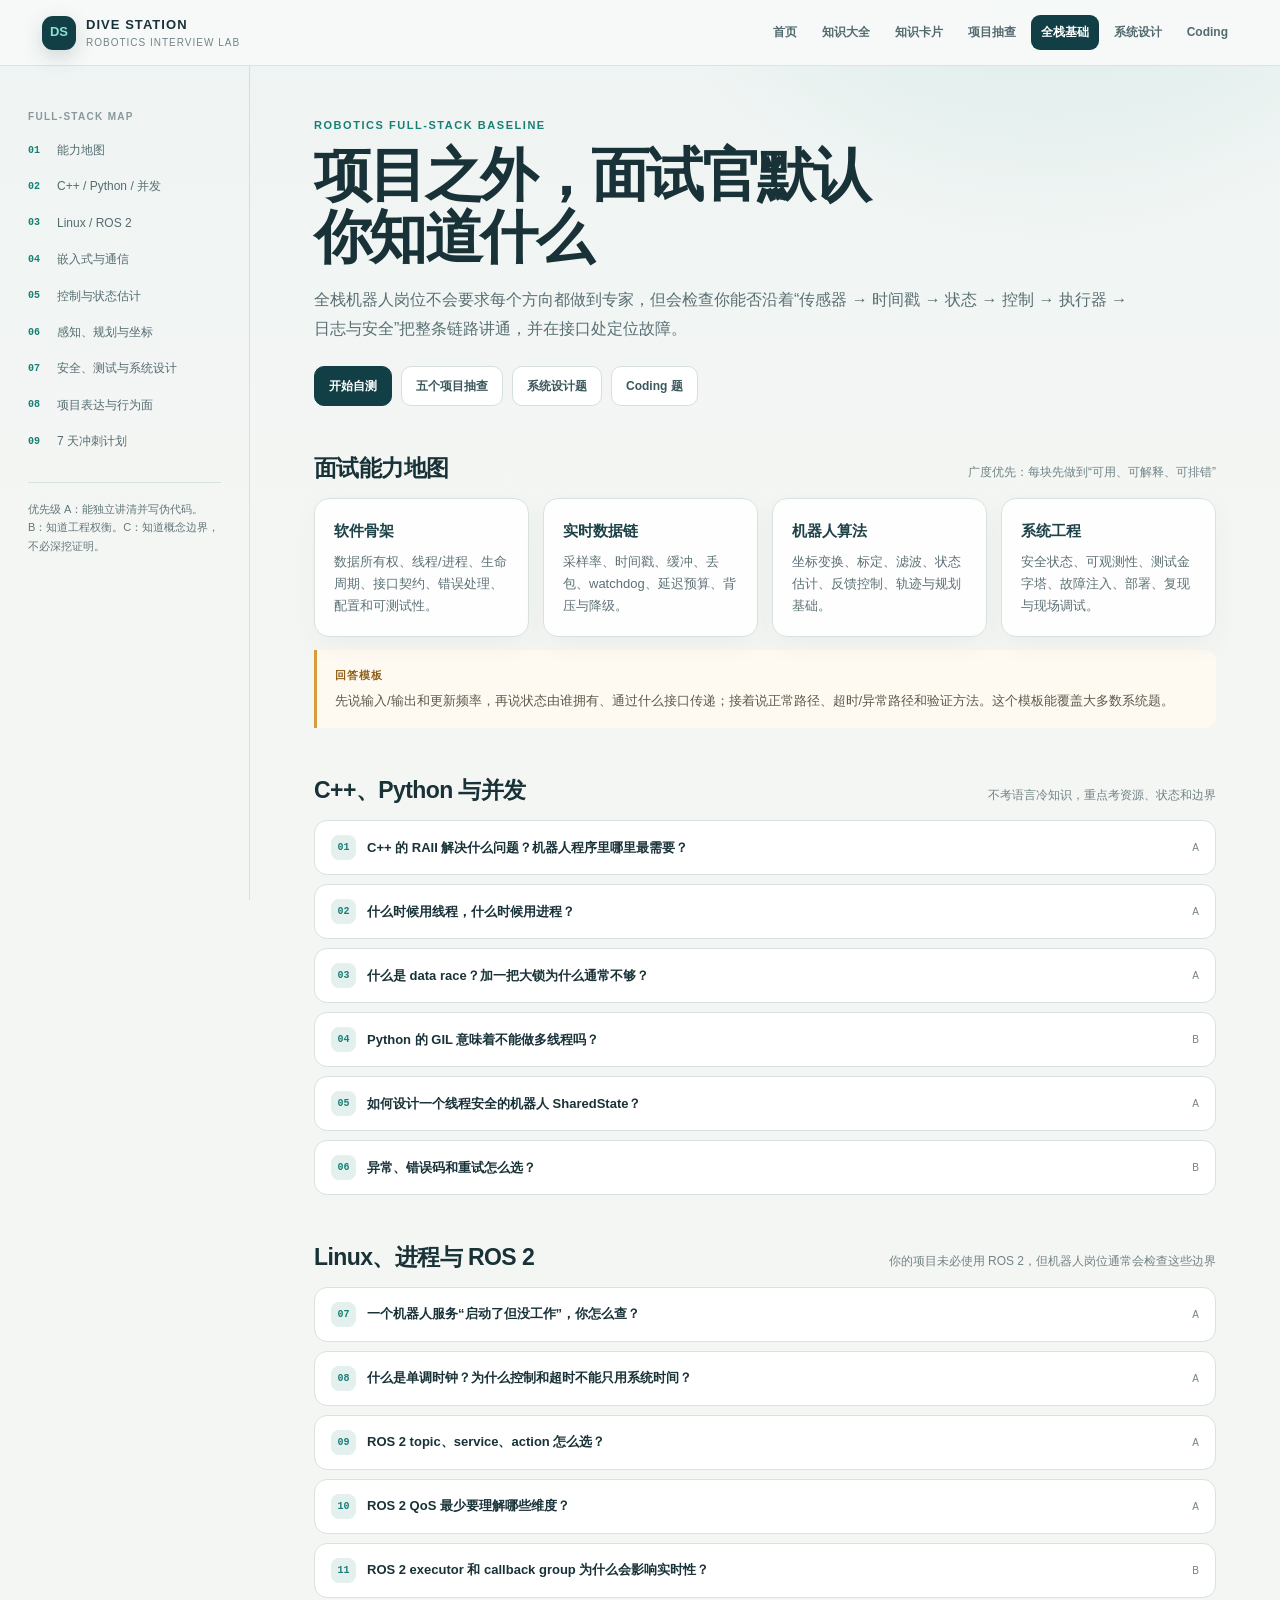
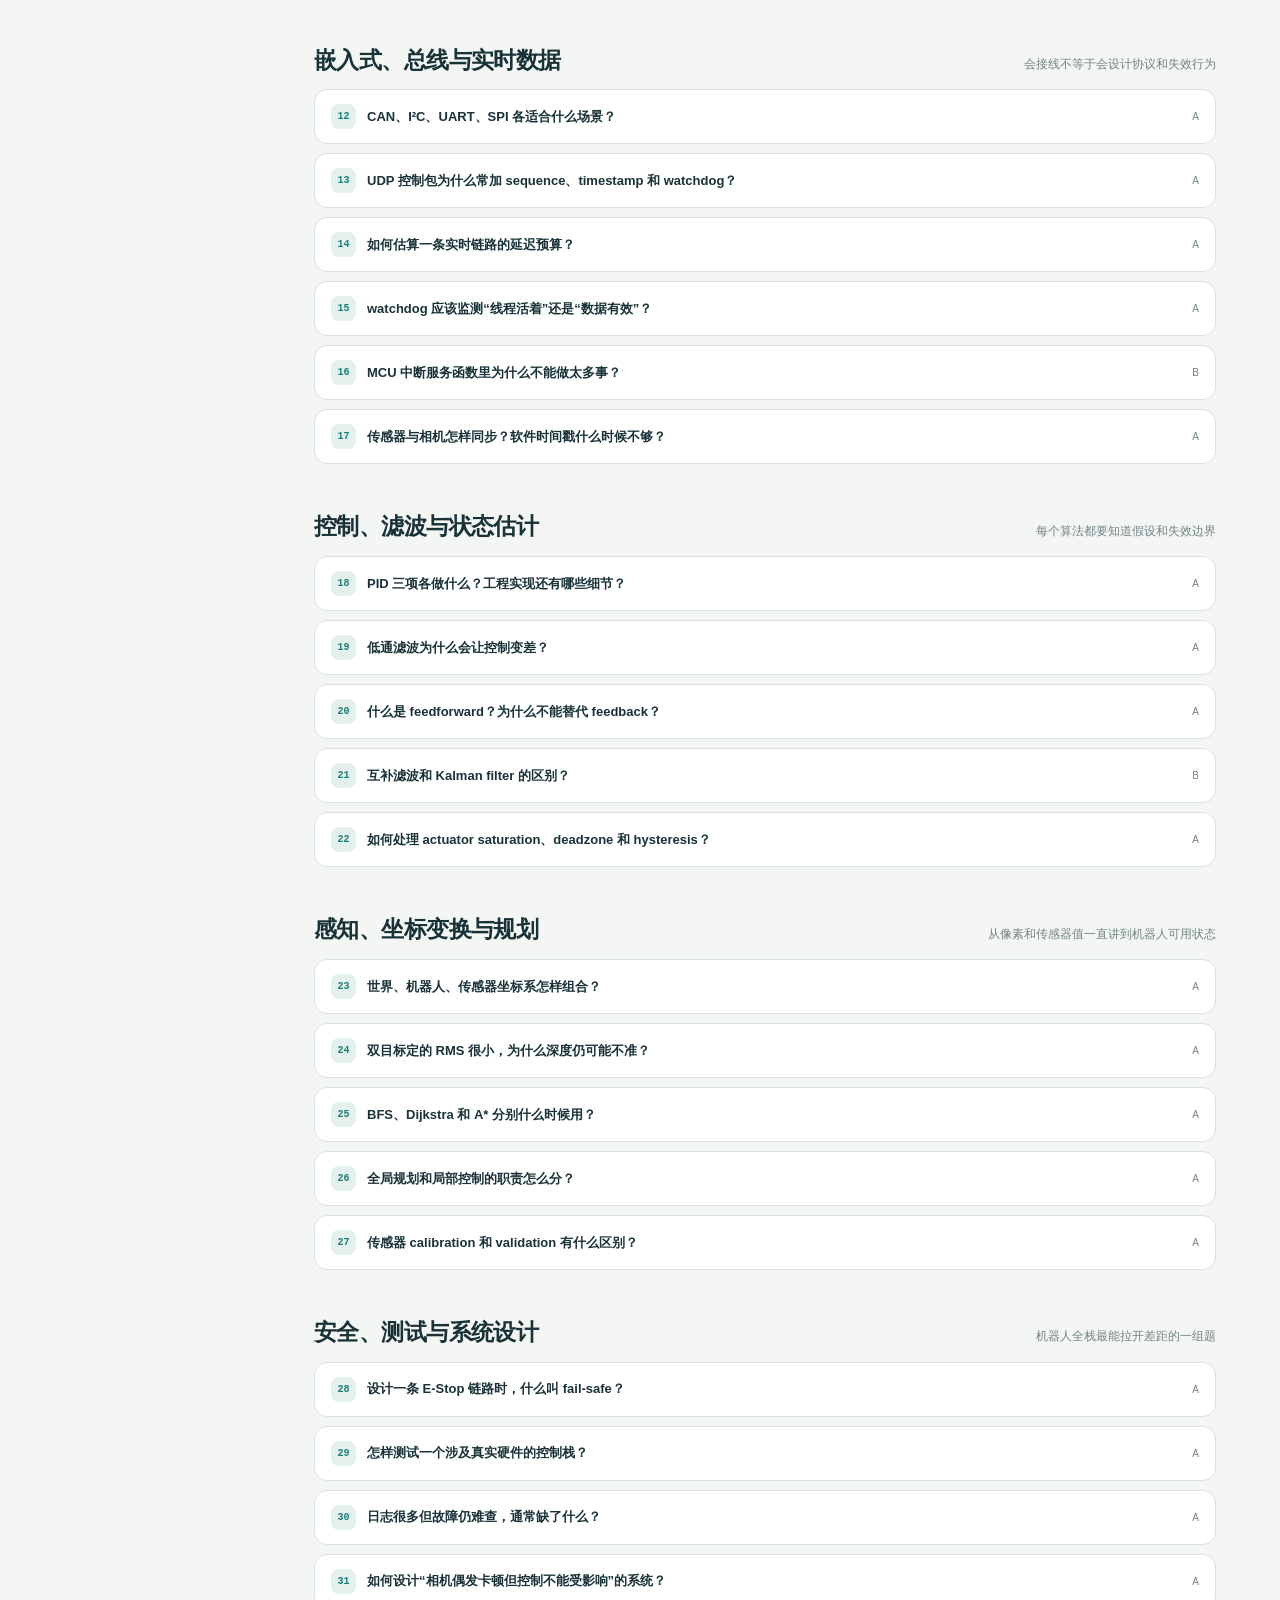
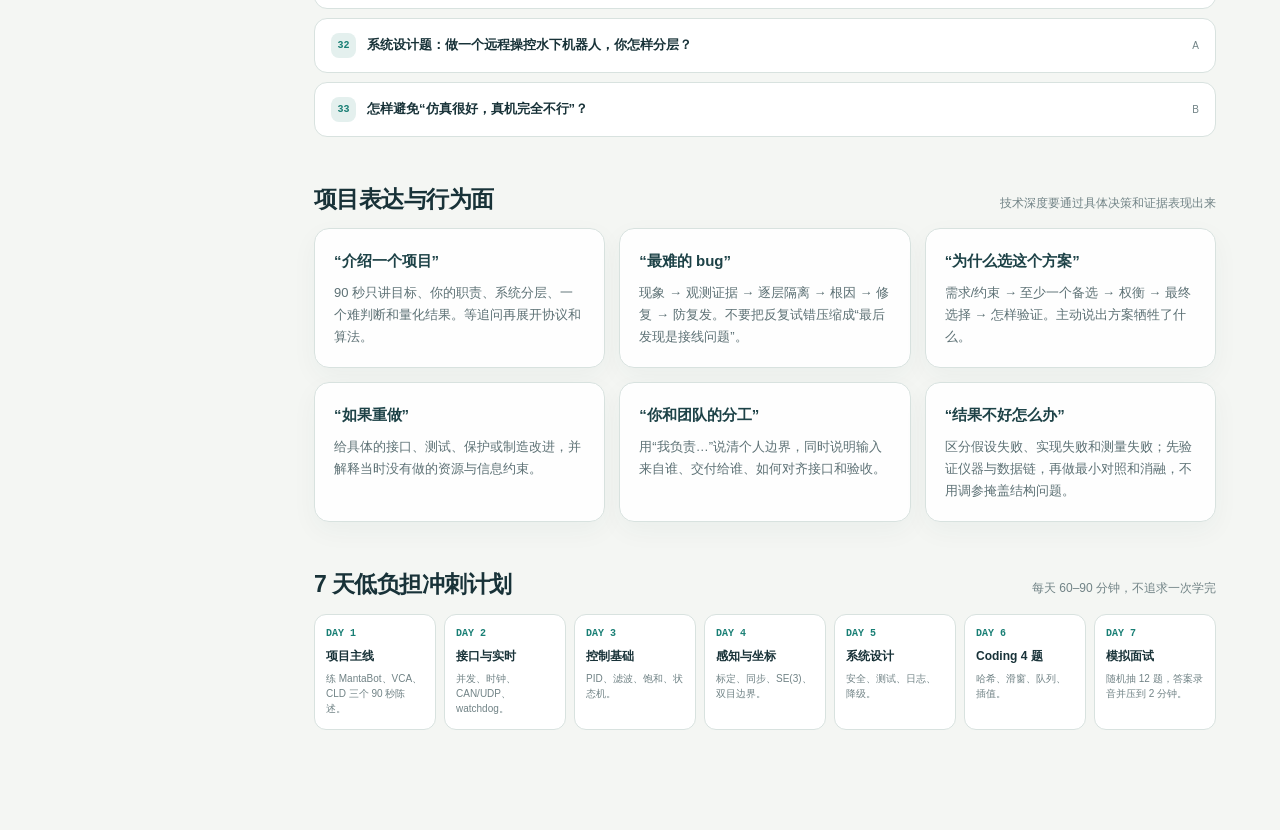
<file: fundamentals.html>
<!doctype html>
<html lang="zh-CN">
<head>
  <meta charset="utf-8">
  <meta name="viewport" content="width=device-width, initial-scale=1">
  <meta name="color-scheme" content="light">
  <title>机器人全栈基础 · Dive Station</title>
  <meta name="description" content="机器人全栈工程师面试默认知识清单与高频问答。">
  <link rel="stylesheet" href="assets/guide.css">
</head>
<body>
  <header class="topbar">
    <a class="brand" href="index.html"><span class="brand-mark">DS</span><span><strong>DIVE STATION</strong><small>ROBOTICS INTERVIEW LAB</small></span></a>
    <nav class="topnav" aria-label="知识库主导航">
      <a href="index.html">首页</a><a href="handbook.html">知识大全</a><a href="index.html#cards">知识卡片</a><a href="projects.html">项目抽查</a><a href="fundamentals.html" aria-current="page">全栈基础</a><a href="system-design.html">系统设计</a><a href="coding.html">Coding</a>
    </nav>
  </header>

  <div class="page-shell">
    <aside class="side" aria-label="本页目录">
      <div class="side-label">FULL-STACK MAP</div>
      <a href="#map"><span>01</span>能力地图</a>
      <a href="#software"><span>02</span>C++ / Python / 并发</a>
      <a href="#linux"><span>03</span>Linux / ROS 2</a>
      <a href="#embedded"><span>04</span>嵌入式与通信</a>
      <a href="#control"><span>05</span>控制与状态估计</a>
      <a href="#perception"><span>06</span>感知、规划与坐标</a>
      <a href="#system"><span>07</span>安全、测试与系统设计</a>
      <a href="#behavior"><span>08</span>项目表达与行为面</a>
      <a href="#plan"><span>09</span>7 天冲刺计划</a>
      <div class="side-note">优先级 A：能独立讲清并写伪代码。B：知道工程权衡。C：知道概念边界，不必深挖证明。</div>
    </aside>

    <main>
      <div class="eyebrow">ROBOTICS FULL-STACK BASELINE</div>
      <h1>项目之外，面试官默认<br>你知道什么</h1>
      <p class="lead">全栈机器人岗位不会要求每个方向都做到专家，但会检查你能否沿着“传感器 → 时间戳 → 状态 → 控制 → 执行器 → 日志与安全”把整条链路讲通，并在接口处定位故障。</p>
      <div class="hero-actions"><a class="button primary" href="#software">开始自测</a><a class="button" href="projects.html">五个项目抽查</a><a class="button" href="system-design.html">系统设计题</a><a class="button" href="coding.html">Coding 题</a></div>

      <section id="map">
        <div class="section-head"><h2>面试能力地图</h2><p>广度优先：每块先做到“可用、可解释、可排错”</p></div>
        <div class="grid-4">
          <div class="card"><h3>软件骨架</h3><p>数据所有权、线程/进程、生命周期、接口契约、错误处理、配置和可测试性。</p></div>
          <div class="card"><h3>实时数据链</h3><p>采样率、时间戳、缓冲、丢包、watchdog、延迟预算、背压与降级。</p></div>
          <div class="card"><h3>机器人算法</h3><p>坐标变换、标定、滤波、状态估计、反馈控制、轨迹与规划基础。</p></div>
          <div class="card"><h3>系统工程</h3><p>安全状态、可观测性、测试金字塔、故障注入、部署、复现与现场调试。</p></div>
        </div>
        <div class="callout" style="margin-top:13px"><strong>回答模板</strong><p>先说输入/输出和更新频率，再说状态由谁拥有、通过什么接口传递；接着说正常路径、超时/异常路径和验证方法。这个模板能覆盖大多数系统题。</p></div>
      </section>

      <section id="software">
        <div class="section-head"><h2>C++、Python 与并发</h2><p>不考语言冷知识，重点考资源、状态和边界</p></div>
        <div class="qa-list">
          <details class="qa"><summary><span class="q-no">01</span><span class="q-title">C++ 的 RAII 解决什么问题？机器人程序里哪里最需要？</span><span class="q-priority">A</span></summary><div class="q-answer"><p>资源获取与对象生命周期绑定：构造成功后对象拥有资源，析构自动释放，异常和早退也不会泄漏。串口/CAN 文件描述符、互斥锁、线程、相机 buffer、GPU 内存最典型。优先用值语义、标准容器和 <code>unique_ptr</code>；共享所有权真的存在时才用 <code>shared_ptr</code>。</p></div></details>
          <details class="qa"><summary><span class="q-no">02</span><span class="q-title">什么时候用线程，什么时候用进程？</span><span class="q-priority">A</span></summary><div class="q-answer"><p>线程共享地址空间、通信便宜，但数据竞争和崩溃传播更难控制；进程隔离故障和依赖，代价是序列化、复制和部署复杂度。高频控制与同进程硬件驱动可能用线程；相机、模型推理或不可信第三方组件常适合独立进程。选择依据是故障域、延迟、数据量和可观测性，不是“线程更快”。</p></div></details>
          <details class="qa"><summary><span class="q-no">03</span><span class="q-title">什么是 data race？加一把大锁为什么通常不够？</span><span class="q-priority">A</span></summary><div class="q-answer"><p>多个执行单元并发访问同一内存，至少一个写且没有正确同步，行为未定义。大锁能临时保证互斥，但可能扩大临界区、阻塞实时循环、形成锁顺序死锁。更好的做法是明确单写者/所有权、不可变快照、消息队列、小临界区和有界等待；共享状态要带时间戳和版本。</p></div></details>
          <details class="qa"><summary><span class="q-no">04</span><span class="q-title">Python 的 GIL 意味着不能做多线程吗？</span><span class="q-priority">B</span></summary><div class="q-answer"><p>不是。GIL 限制单进程中 Python 字节码的 CPU 并行，但 I/O 等待期间会释放，NumPy/OpenCV 等原生扩展也可能释放。网络、串口、相机 I/O 可用线程；CPU 密集纯 Python 用多进程、原生扩展或向量化。还要考虑进程间复制和启动成本。</p></div></details>
          <details class="qa"><summary><span class="q-no">05</span><span class="q-title">如何设计一个线程安全的机器人 SharedState？</span><span class="q-priority">A</span></summary><div class="q-answer"><p>每类数据有明确写入者；写入时更新值、单调时钟时间戳、序列号和有效标志；读者一次拿一致快照，不持锁做 I/O 或计算。控制循环按 age 判断 freshness，不把“最后一个值”默认当成“当前有效值”。高频场景可进一步用双缓冲、原子索引或单生产者/单消费者队列。</p></div></details>
          <details class="qa"><summary><span class="q-no">06</span><span class="q-title">异常、错误码和重试怎么选？</span><span class="q-priority">B</span></summary><div class="q-answer"><p>可恢复、跨层传播的异常在非实时应用层适合用异常；实时/嵌入式热路径常用显式状态和错误码，避免不确定控制流。重试只适用于暂态且幂等的操作，必须有次数、退避和总超时；硬件故障或无效命令不能无限重试，应进入安全状态并保留根因。</p></div></details>
        </div>
      </section>

      <section id="linux">
        <div class="section-head"><h2>Linux、进程与 ROS 2</h2><p>你的项目未必使用 ROS 2，但机器人岗位通常会检查这些边界</p></div>
        <div class="qa-list">
          <details class="qa"><summary><span class="q-no">07</span><span class="q-title">一个机器人服务“启动了但没工作”，你怎么查？</span><span class="q-priority">A</span></summary><div class="q-answer"><ol><li>看服务状态、退出码和最近日志；确认实际执行文件、参数、用户和工作目录。</li><li>检查设备节点、权限、组、串口/CAN/相机是否存在且未被占用。</li><li>检查环境变量、配置文件、网络接口与依赖服务。</li><li>手动以前台同一用户启动，保留 stderr；再用最小硬件读写隔离。</li><li>最后才重启整机，因为重启会破坏现场证据。</li></ol></div></details>
          <details class="qa"><summary><span class="q-no">08</span><span class="q-title">什么是单调时钟？为什么控制和超时不能只用系统时间？</span><span class="q-priority">A</span></summary><div class="q-answer"><p>系统/墙上时钟会因 NTP、人工修改或时区变化跳变；单调时钟只向前，适合计算 dt、age、deadline 和 watchdog。墙上时钟适合跨设备日志关联和人类可读时间。工程上常同时记录 monotonic timestamp 与 epoch timestamp，并显式保存时钟映射质量。</p></div></details>
          <details class="qa"><summary><span class="q-no">09</span><span class="q-title">ROS 2 topic、service、action 怎么选？</span><span class="q-priority">A</span></summary><div class="q-answer"><p>Topic 用于连续/异步数据流，如传感器和状态；service 用于短时请求—响应且调用者等待结果；action 用于长任务，需要进度、取消和最终结果。急停不应依赖可能排队的普通 action 路径，应有独立、高优先级、可验证的安全链。</p></div></details>
          <details class="qa"><summary><span class="q-no">10</span><span class="q-title">ROS 2 QoS 最少要理解哪些维度？</span><span class="q-priority">A</span></summary><div class="q-answer"><p>Reliability（可靠/尽力而为）、history/depth（保留多少样本）、durability（晚加入订阅者是否拿历史）、deadline/liveliness（时序与存活契约）。相机通常宁可丢旧帧也不积压；低频配置或地图可能需要可靠与持久。发布/订阅 QoS 不兼容会出现“节点都在但收不到数据”。</p></div></details>
          <details class="qa"><summary><span class="q-no">11</span><span class="q-title">ROS 2 executor 和 callback group 为什么会影响实时性？</span><span class="q-priority">B</span></summary><div class="q-answer"><p>Executor 决定回调何时、在哪个线程执行；耗时回调会阻塞同一执行上下文。Callback group 控制回调能否并发。需要把高频控制、慢服务、日志/视觉分开，避免控制回调里做阻塞 I/O、内存大分配或不可界定的推理。多线程 executor 不是自动线程安全，仍要设计状态所有权。</p></div></details>
        </div>
      </section>

      <section id="embedded">
        <div class="section-head"><h2>嵌入式、总线与实时数据</h2><p>会接线不等于会设计协议和失效行为</p></div>
        <div class="qa-list">
          <details class="qa"><summary><span class="q-no">12</span><span class="q-title">CAN、I²C、UART、SPI 各适合什么场景？</span><span class="q-priority">A</span></summary><div class="q-answer"><p>CAN：多节点、仲裁、差分抗干扰，适合分布式执行器；I²C：板级低速多从设备、两线，但地址与上拉敏感；UART：点对点简单异步流，需自定义 framing；SPI：板级高速、全双工、每从设备片选更多。选择要同时讲距离、带宽、节点数、可靠性、电气环境和软件生态。</p></div></details>
          <details class="qa"><summary><span class="q-no">13</span><span class="q-title">UDP 控制包为什么常加 sequence、timestamp 和 watchdog？</span><span class="q-priority">A</span></summary><div class="q-answer"><p>UDP 低延迟但可能丢包、乱序、重复。sequence 用来检测乱序/缺失，timestamp 判断新鲜度，watchdog 在一定时间没收到有效包时进入安全状态。控制命令最好是幂等的绝对 setpoint；如果必须用增量命令，需要 ACK、去重或更可靠的协议。</p></div></details>
          <details class="qa"><summary><span class="q-no">14</span><span class="q-title">如何估算一条实时链路的延迟预算？</span><span class="q-priority">A</span></summary><div class="q-answer"><p>拆成采样等待、驱动/传输、排队、计算、调度、执行器响应和可能的显示延迟；分别测均值、P95/P99 与最坏情况。更新率不等于延迟：10 Hz 数据仅采样相位就可能带来 0–100 ms 等待。对控制更关心总延迟、抖动和 deadline miss，而不只是平均吞吐。</p></div></details>
          <details class="qa"><summary><span class="q-no">15</span><span class="q-title">watchdog 应该监测“线程活着”还是“数据有效”？</span><span class="q-priority">A</span></summary><div class="q-answer"><p>两者都要但含义不同。心跳能证明执行路径仍在推进，不能证明传感器值更新正确；数据时间戳、序列号、范围和一致性检查才能证明 freshness/validity。安全决策应基于任务需要的数据契约，例如“最近 50 ms 内有递增序列且数值有效”。</p></div></details>
          <details class="qa"><summary><span class="q-no">16</span><span class="q-title">MCU 中断服务函数里为什么不能做太多事？</span><span class="q-priority">B</span></summary><div class="q-answer"><p>ISR 会打断普通任务，长时间执行会增加调度抖动、丢其他中断并破坏实时性。ISR 通常只读必要寄存器、记录时间戳/标志或推入有界队列，把解析、日志和复杂计算交给任务。共享变量要考虑原子性和内存可见性。</p></div></details>
          <details class="qa"><summary><span class="q-no">17</span><span class="q-title">传感器与相机怎样同步？软件时间戳什么时候不够？</span><span class="q-priority">A</span></summary><div class="q-answer"><p>最佳是共同硬件触发或同一硬件时钟；其次是设备时间戳配合 PTP/时钟同步与漂移估计；最后才是主机接收时间。USB/OS 接收时间包含排队与调度抖动，无法代表曝光或采样瞬间。你的压力–PIV 项目可用 Teensy TTL 边沿作为共同 t=0 的实例。</p></div></details>
        </div>
      </section>

      <section id="control">
        <div class="section-head"><h2>控制、滤波与状态估计</h2><p>每个算法都要知道假设和失效边界</p></div>
        <div class="qa-list">
          <details class="qa"><summary><span class="q-no">18</span><span class="q-title">PID 三项各做什么？工程实现还有哪些细节？</span><span class="q-priority">A</span></summary><div class="q-answer"><p>P 对当前误差，I 消除稳态偏差但会 windup，D 提供阻尼/预测趋势但放大噪声。工程上需要实际 dt、输出饱和、anti-windup、导数对测量而非 setpoint、导数低通、bumpless transfer、模式切换和限幅。先验证传感器符号、执行器极性和采样频率，再调参数。</p></div></details>
          <details class="qa"><summary><span class="q-no">19</span><span class="q-title">低通滤波为什么会让控制变差？</span><span class="q-priority">A</span></summary><div class="q-answer"><p>滤波降低高频噪声，同时引入相位滞后；截止频率太低会把真实动态也延迟，侵蚀相位裕度，控制器可能更振荡。滤波要围绕传感器噪声频谱、控制带宽和采样率联合设计，并通过 Bode/阶跃或至少延迟测量验证。</p></div></details>
          <details class="qa"><summary><span class="q-no">20</span><span class="q-title">什么是 feedforward？为什么不能替代 feedback？</span><span class="q-priority">A</span></summary><div class="q-answer"><p>Feedforward 根据模型或目标预先给出所需输入，例如重力补偿、摩擦/死区补偿；响应快且不必等误差出现，但对模型误差和扰动无能为力。Feedback 根据误差修正未知变化。常见组合是 feedforward 承担可预测负载，反馈做鲁棒修正。</p></div></details>
          <details class="qa"><summary><span class="q-no">21</span><span class="q-title">互补滤波和 Kalman filter 的区别？</span><span class="q-priority">B</span></summary><div class="q-answer"><p>互补滤波用频段互补的直觉融合，例如陀螺短期稳定、加速度计长期校正，简单易调；Kalman filter 用状态空间模型和噪声协方差递推最小方差估计，并能处理多状态、控制输入和不确定度。KF 并不自动正确：模型、时间同步、坐标和 Q/R 错误会让结果看似平滑但系统性偏差。</p></div></details>
          <details class="qa"><summary><span class="q-no">22</span><span class="q-title">如何处理 actuator saturation、deadzone 和 hysteresis？</span><span class="q-priority">A</span></summary><div class="q-answer"><p>饱和要限幅并做 anti-windup；deadzone 可通过标定 feedforward、最小有效命令或专门模型补偿；hysteresis 需要上下阈值不同的 Schmitt trigger，避免噪声附近抖振。所有补偿必须保留安全限位，并验证跨负载、方向和温度的一致性。</p></div></details>
        </div>
      </section>

      <section id="perception">
        <div class="section-head"><h2>感知、坐标变换与规划</h2><p>从像素和传感器值一直讲到机器人可用状态</p></div>
        <div class="qa-list">
          <details class="qa"><summary><span class="q-no">23</span><span class="q-title">世界、机器人、传感器坐标系怎样组合？</span><span class="q-priority">A</span></summary><div class="q-answer"><p>刚体变换属于 SE(3)，由旋转 R 和平移 t 组成；点从传感器到世界常写为 pᴡ = Tᴡʙ Tʙˢ pˢ。矩阵乘法顺序不可交换。必须明确变换的方向、坐标约定和时间戳；静态外参和动态位姿不能用不同时间的数据直接组合。</p></div></details>
          <details class="qa"><summary><span class="q-no">24</span><span class="q-title">双目标定的 RMS 很小，为什么深度仍可能不准？</span><span class="q-priority">A</span></summary><div class="q-answer"><p>重投影 RMS 只度量角点模型拟合，不等于全场 metric depth accuracy。误差还来自基线/焦距标定偏差、同步、镜头/温度变化、弱纹理、遮挡、匹配参数和距离平方放大。需要独立距离靶、不同深度/视场位置的验证，以及左右一致性和无效 disparity 过滤。</p></div></details>
          <details class="qa"><summary><span class="q-no">25</span><span class="q-title">BFS、Dijkstra 和 A* 分别什么时候用？</span><span class="q-priority">A</span></summary><div class="q-answer"><p>BFS 用于无权/等权图；Dijkstra 用于非负边权最短路；A* 在 Dijkstra 上加 admissible heuristic 引导搜索，若 h 不高估仍保证最优。机器人中地图分辨率、膨胀半径、动态障碍和重规划频率往往比背模板更重要。</p></div></details>
          <details class="qa"><summary><span class="q-no">26</span><span class="q-title">全局规划和局部控制的职责怎么分？</span><span class="q-priority">A</span></summary><div class="q-answer"><p>全局规划利用较完整地图给出长程可行/低成本路径；局部层根据当前状态、局部障碍和动力学产生短时轨迹或控制命令，并持续重算。接口应包含路径坐标系、时间/速度约束、可行性状态和失败恢复。pure pursuit 是路径跟踪器，不是动态避障规划器。</p></div></details>
          <details class="qa"><summary><span class="q-no">27</span><span class="q-title">传感器 calibration 和 validation 有什么区别？</span><span class="q-priority">A</span></summary><div class="q-answer"><p>Calibration 用已知参考估计模型参数；validation 用未参与拟合的独立数据检查泛化误差。三个点拟合 R² 很高不代表全范围绝对精度高；需要不同位置、方向、负载和温度的独立验证，并区分 precision、resolution、accuracy、repeatability。</p></div></details>
        </div>
      </section>

      <section id="system">
        <div class="section-head"><h2>安全、测试与系统设计</h2><p>机器人全栈最能拉开差距的一组题</p></div>
        <div class="qa-list">
          <details class="qa"><summary><span class="q-no">28</span><span class="q-title">设计一条 E-Stop 链路时，什么叫 fail-safe？</span><span class="q-priority">A</span></summary><div class="q-answer"><p>单点故障、软件卡死或通信丢失时系统趋向可接受的安全状态，而不是依赖正常软件路径才能停。物理急停通常应直接切断/禁止危险能量，并有独立反馈；软件 E-Stop 负责协同停车、状态锁存和诊断。恢复必须显式、受控，不能通信一恢复就自动重新动作。</p></div></details>
          <details class="qa"><summary><span class="q-no">29</span><span class="q-title">怎样测试一个涉及真实硬件的控制栈？</span><span class="q-priority">A</span></summary><div class="q-answer"><ol><li>纯函数/协议单元测试：限幅、状态机、编码解码。</li><li>仿真和 property/invariant 测试：任何输入下不越机械限位。</li><li>hardware abstraction + mock/replay：用录制数据复现。</li><li>HIL：真实控制器接模拟负载/安全夹具。</li><li>分阶段真机：低功率、无负载、固定装置、完整工况。</li><li>故障注入：断网、传感器冻结、乱序、过温、进程退出，并检查安全状态与日志。</li></ol></div></details>
          <details class="qa"><summary><span class="q-no">30</span><span class="q-title">日志很多但故障仍难查，通常缺了什么？</span><span class="q-priority">A</span></summary><div class="q-answer"><p>缺少共同时间基、请求/命令 ID、状态转换原因、数据年龄、配置版本和结构化字段。日志应记录“为什么改变状态”，而不只是“当前值”。高频数据用有界二进制/JSONL 记录与触发前后 ring buffer，普通日志做事件摘要；避免实时循环同步写磁盘。</p></div></details>
          <details class="qa"><summary><span class="q-no">31</span><span class="q-title">如何设计“相机偶发卡顿但控制不能受影响”的系统？</span><span class="q-priority">A</span></summary><div class="q-answer"><p>相机采集/编码与控制分离线程或进程，通过 latest-frame 有界队列传递；队列满时丢旧帧，不让背压进入控制。控制只消费带时间戳的感知结果并检查 freshness；卡顿时降级为无视觉模式或限制动作。独立监控帧率、age、队列深度、温度和重启次数。</p></div></details>
          <details class="qa"><summary><span class="q-no">32</span><span class="q-title">系统设计题：做一个远程操控水下机器人，你怎样分层？</span><span class="q-priority">A</span></summary><div class="q-answer"><p>输入层产生带序号/时间戳的意图；网络层按命令和视频选择 UDP/WebSocket/可靠通道；机器人侧状态机做控制权仲裁和 watchdog；实时执行层独立频率运行并限幅；传感层各自采集并发布快照；安全层高优先级覆盖普通命令；观测层记录命令、状态、故障和时间同步质量。回答最后给延迟预算、掉线行为与渐进测试计划。</p></div></details>
          <details class="qa"><summary><span class="q-no">33</span><span class="q-title">怎样避免“仿真很好，真机完全不行”？</span><span class="q-priority">B</span></summary><div class="q-answer"><p>先校准接口与基本物理量，再增加模型复杂度；把延迟、噪声、饱和、死区、摩擦、执行器带宽和传感器 dropout 纳入仿真；做参数随机化与灵敏度分析；使用相同控制接口和日志 schema；逐级 HIL/低风险真机验证。sim-to-real 不是单一算法，而是模型、软件接口和验证流程共同决定。</p></div></details>
        </div>
      </section>

      <section id="behavior">
        <div class="section-head"><h2>项目表达与行为面</h2><p>技术深度要通过具体决策和证据表现出来</p></div>
        <div class="grid-3">
          <div class="card"><h3>“介绍一个项目”</h3><p>90 秒只讲目标、你的职责、系统分层、一个难判断和量化结果。等追问再展开协议和算法。</p></div>
          <div class="card"><h3>“最难的 bug”</h3><p>现象 → 观测证据 → 逐层隔离 → 根因 → 修复 → 防复发。不要把反复试错压缩成“最后发现是接线问题”。</p></div>
          <div class="card"><h3>“为什么选这个方案”</h3><p>需求/约束 → 至少一个备选 → 权衡 → 最终选择 → 怎样验证。主动说出方案牺牲了什么。</p></div>
          <div class="card"><h3>“如果重做”</h3><p>给具体的接口、测试、保护或制造改进，并解释当时没有做的资源与信息约束。</p></div>
          <div class="card"><h3>“你和团队的分工”</h3><p>用“我负责…”说清个人边界，同时说明输入来自谁、交付给谁、如何对齐接口和验收。</p></div>
          <div class="card"><h3>“结果不好怎么办”</h3><p>区分假设失败、实现失败和测量失败；先验证仪器与数据链，再做最小对照和消融，不用调参掩盖结构问题。</p></div>
        </div>
      </section>

      <section id="plan">
        <div class="section-head"><h2>7 天低负担冲刺计划</h2><p>每天 60–90 分钟，不追求一次学完</p></div>
        <div class="week-plan">
          <div class="day"><b>DAY 1</b><strong>项目主线</strong><p>练 MantaBot、VCA、CLD 三个 90 秒陈述。</p></div>
          <div class="day"><b>DAY 2</b><strong>接口与实时</strong><p>并发、时钟、CAN/UDP、watchdog。</p></div>
          <div class="day"><b>DAY 3</b><strong>控制基础</strong><p>PID、滤波、饱和、状态机。</p></div>
          <div class="day"><b>DAY 4</b><strong>感知与坐标</strong><p>标定、同步、SE(3)、双目边界。</p></div>
          <div class="day"><b>DAY 5</b><strong>系统设计</strong><p>安全、测试、日志、降级。</p></div>
          <div class="day"><b>DAY 6</b><strong>Coding 4 题</strong><p>哈希、滑窗、队列、插值。</p></div>
          <div class="day"><b>DAY 7</b><strong>模拟面试</strong><p>随机抽 12 题，答案录音并压到 2 分钟。</p></div>
        </div>
      </section>
    </main>
  </div>
</body>
</html>
</file>
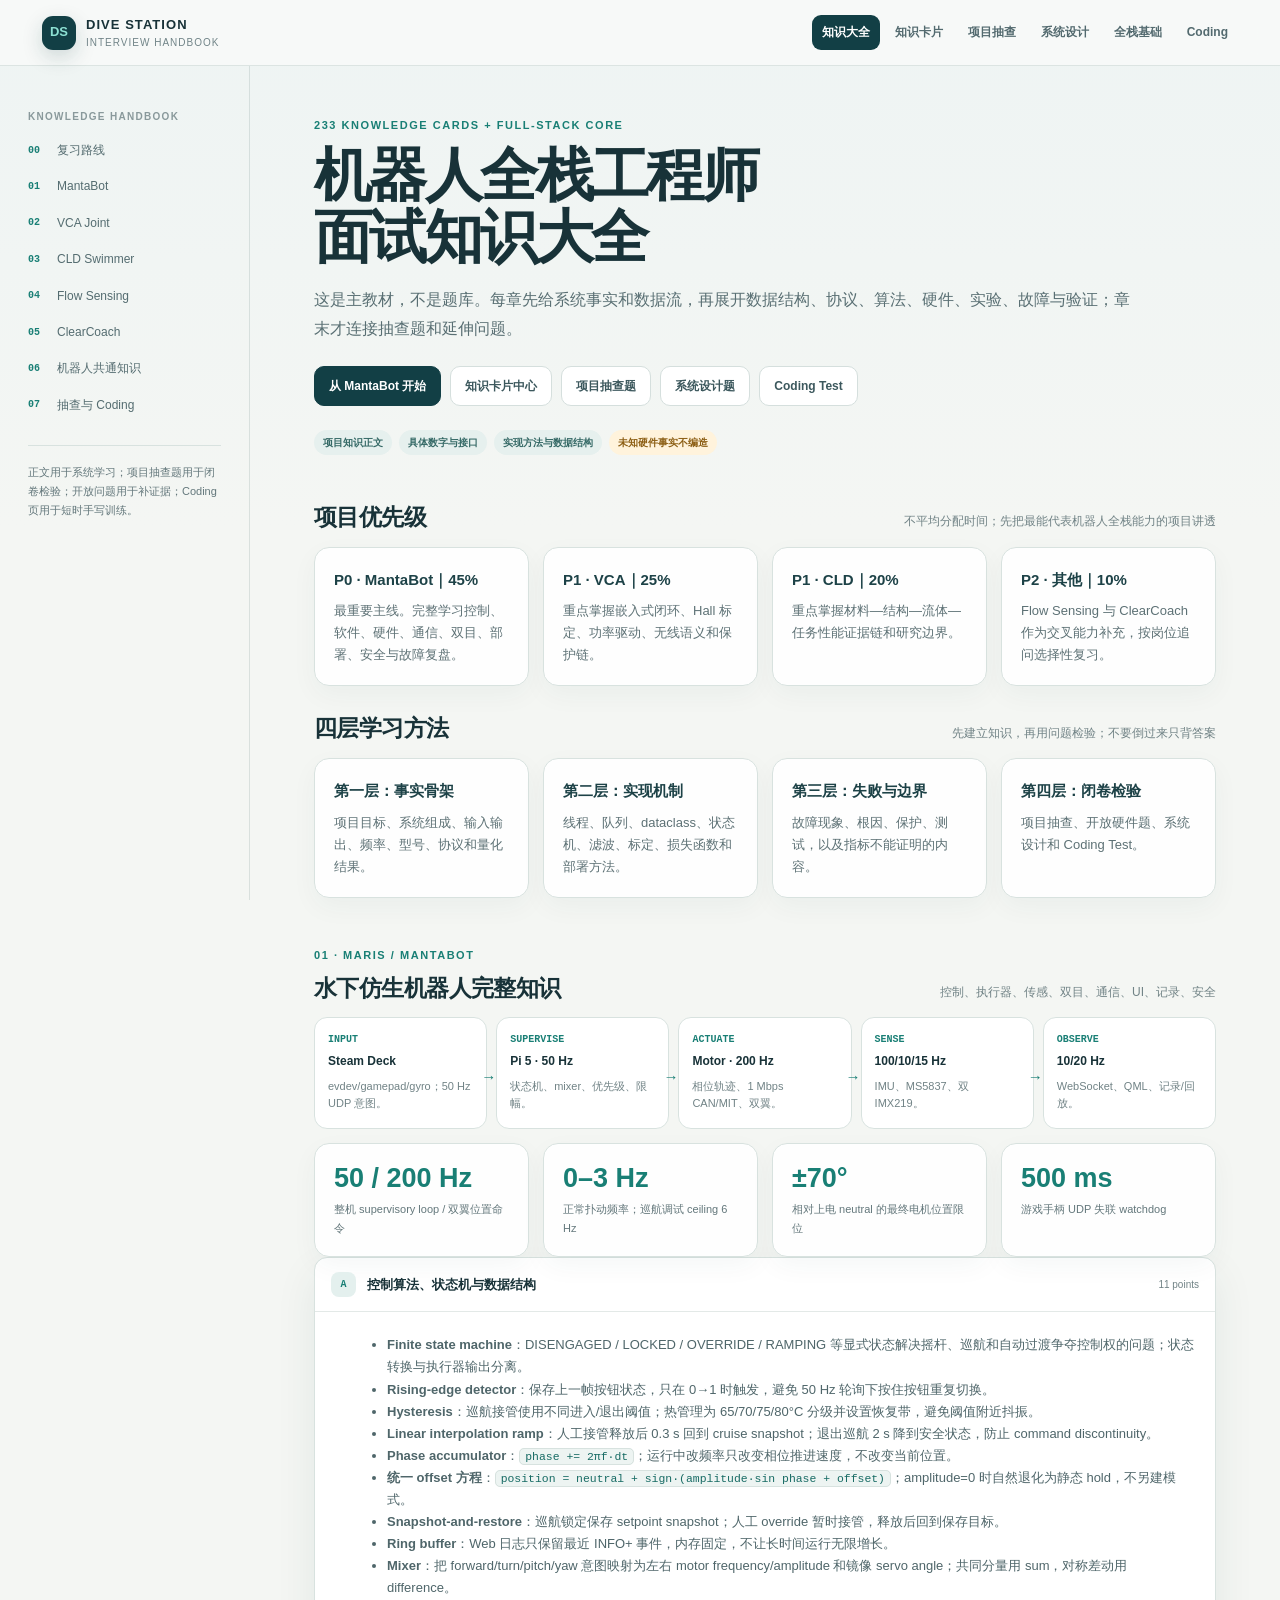
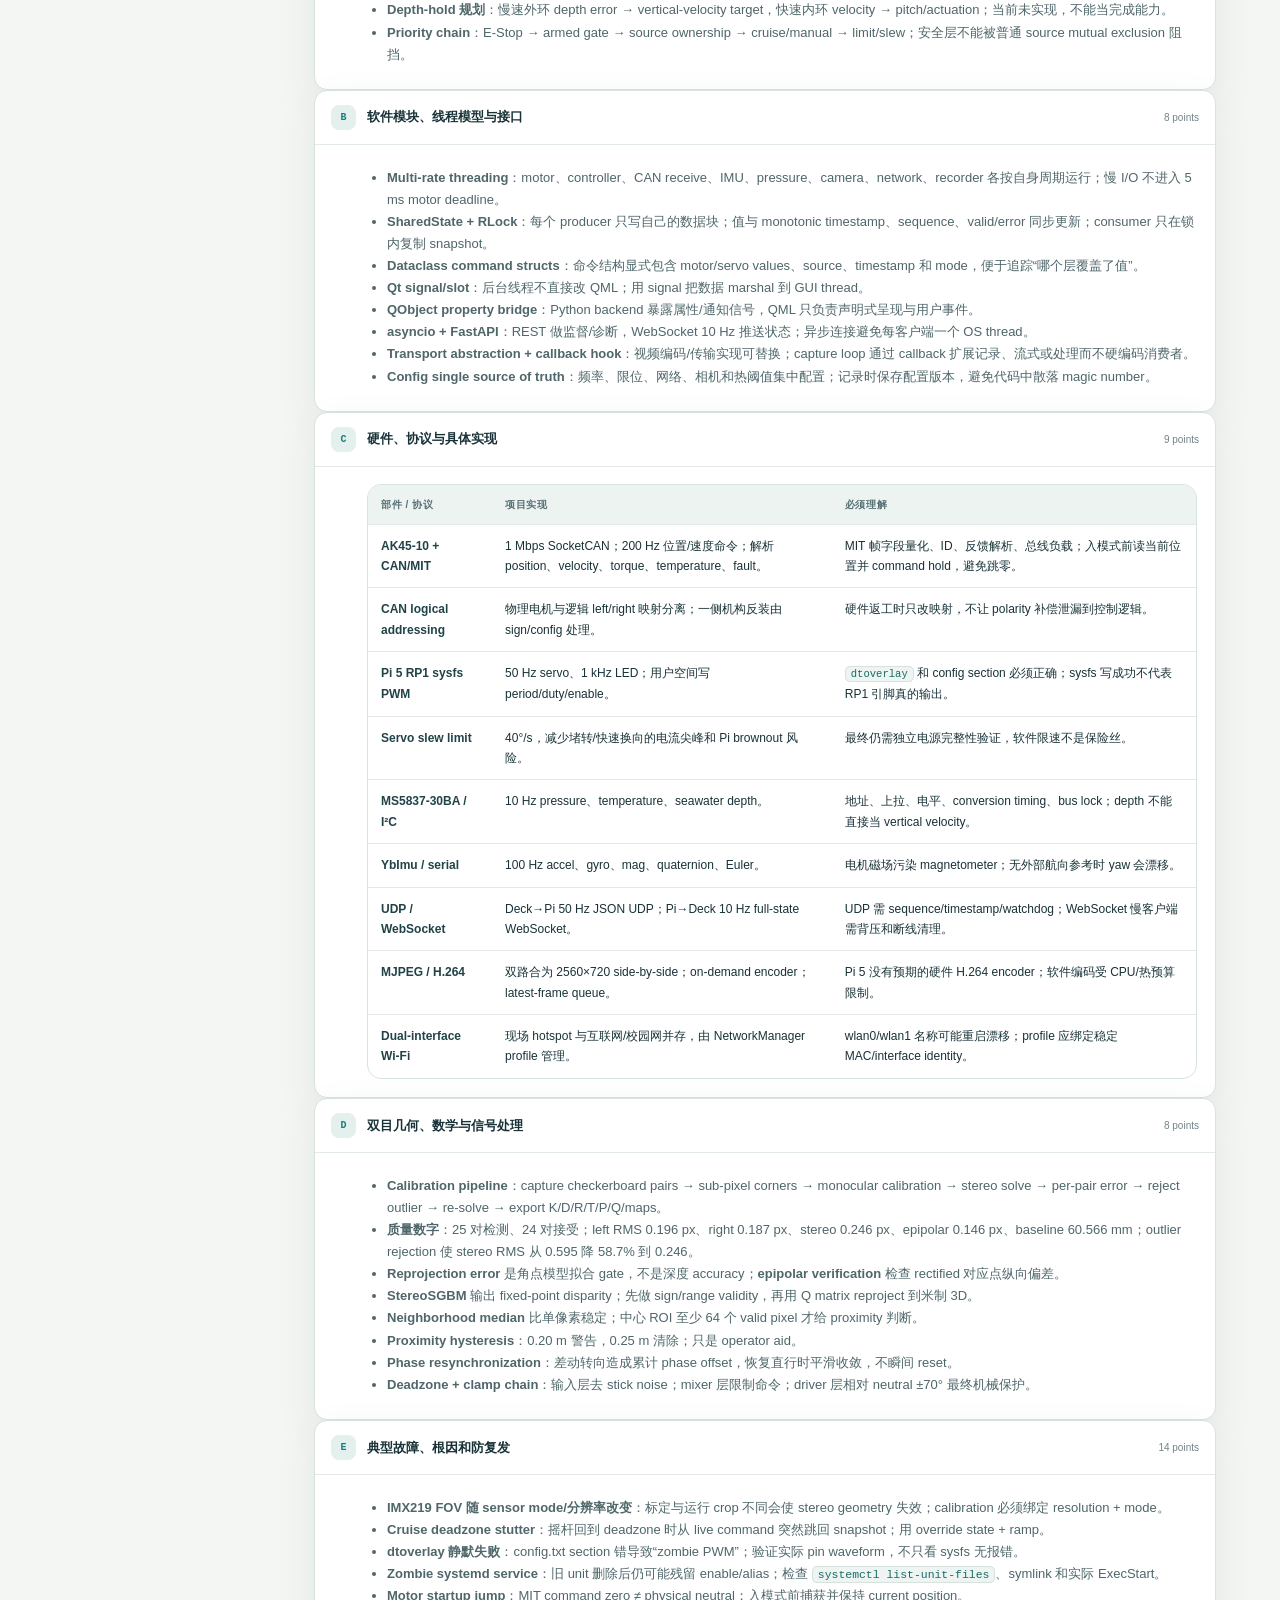
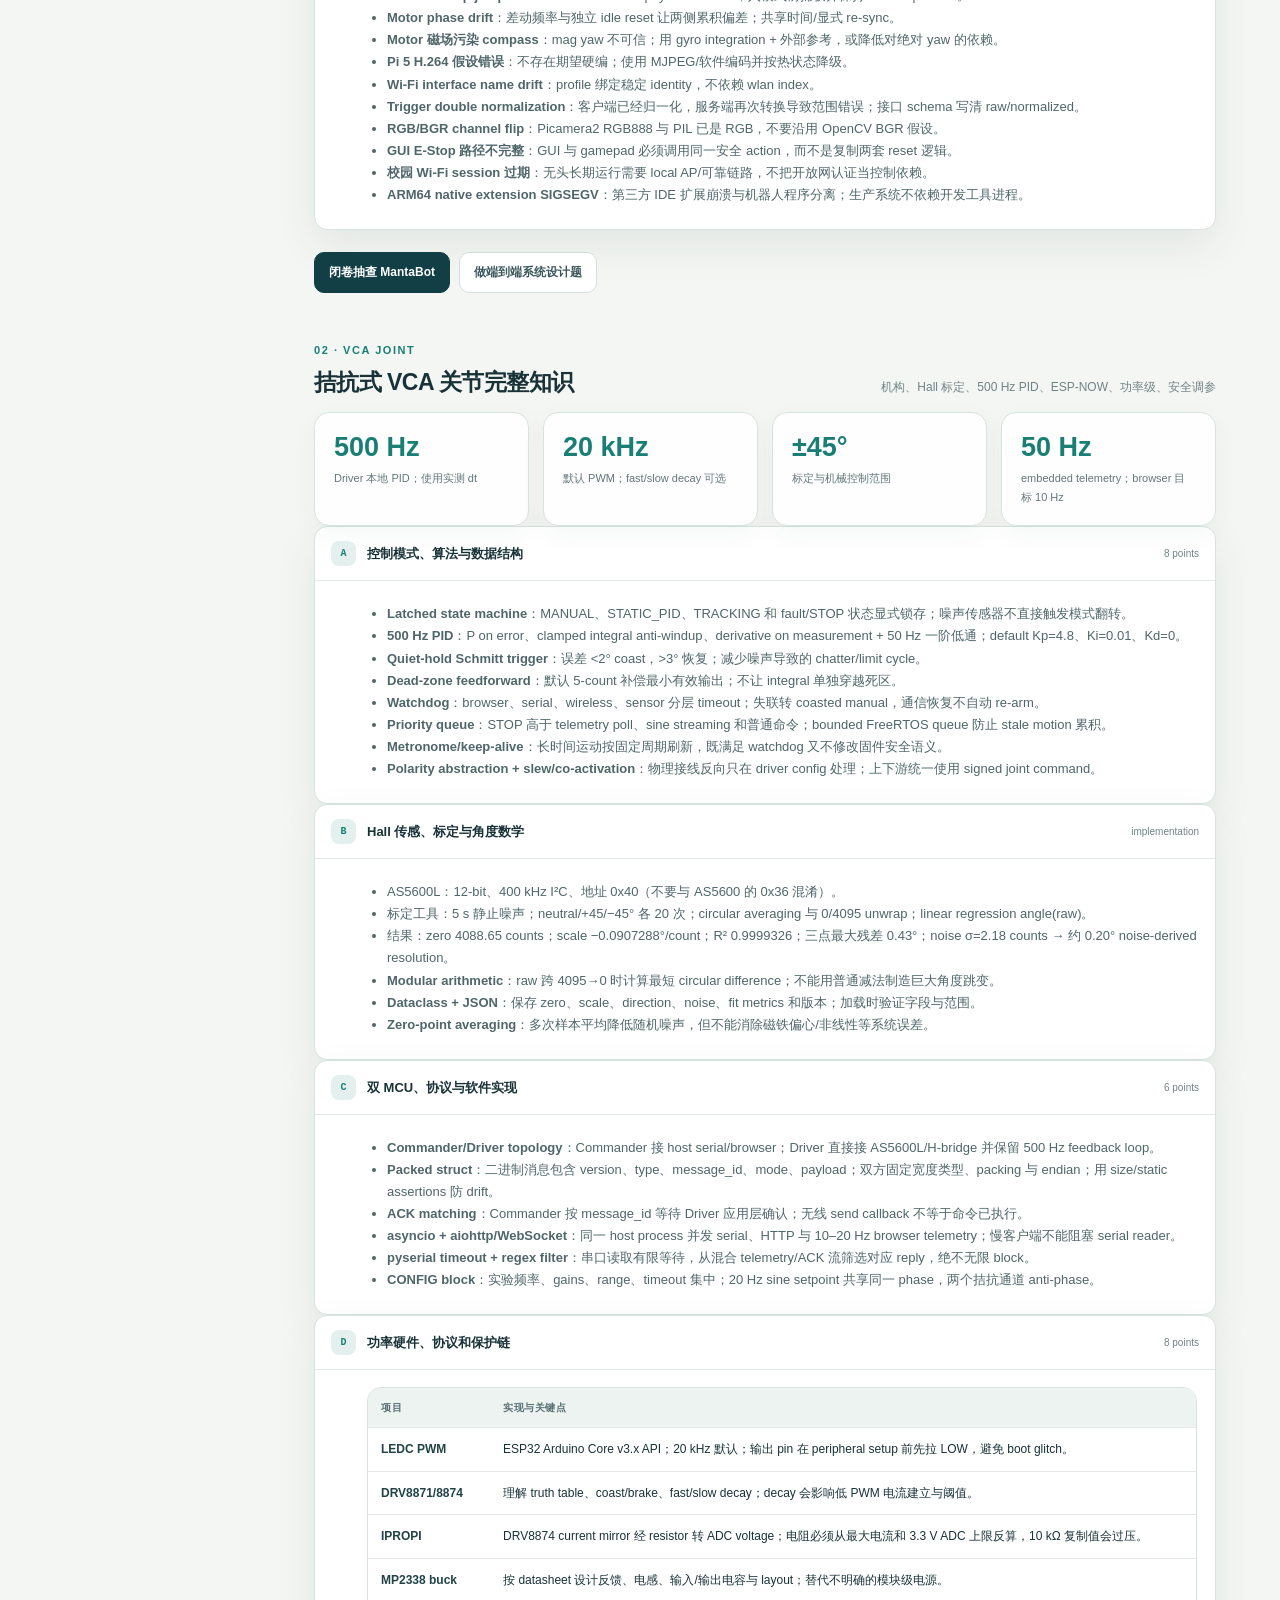
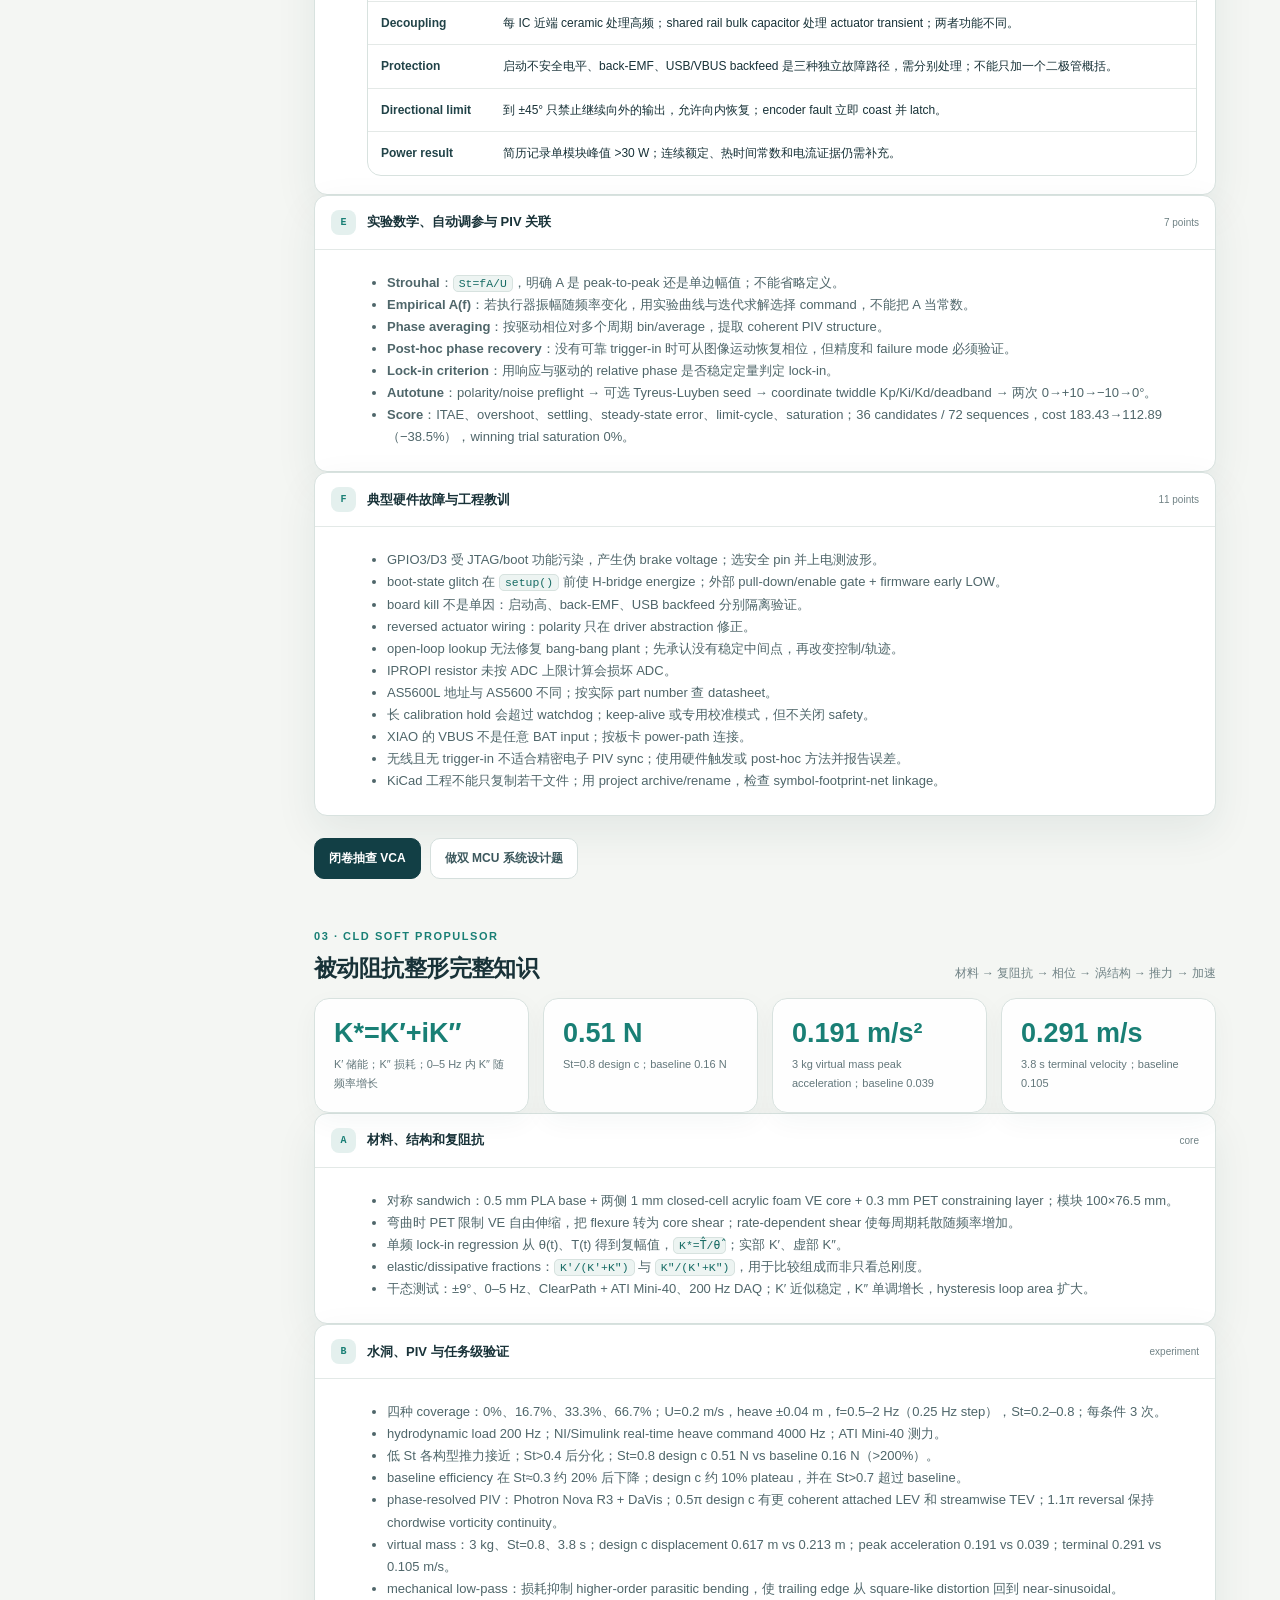
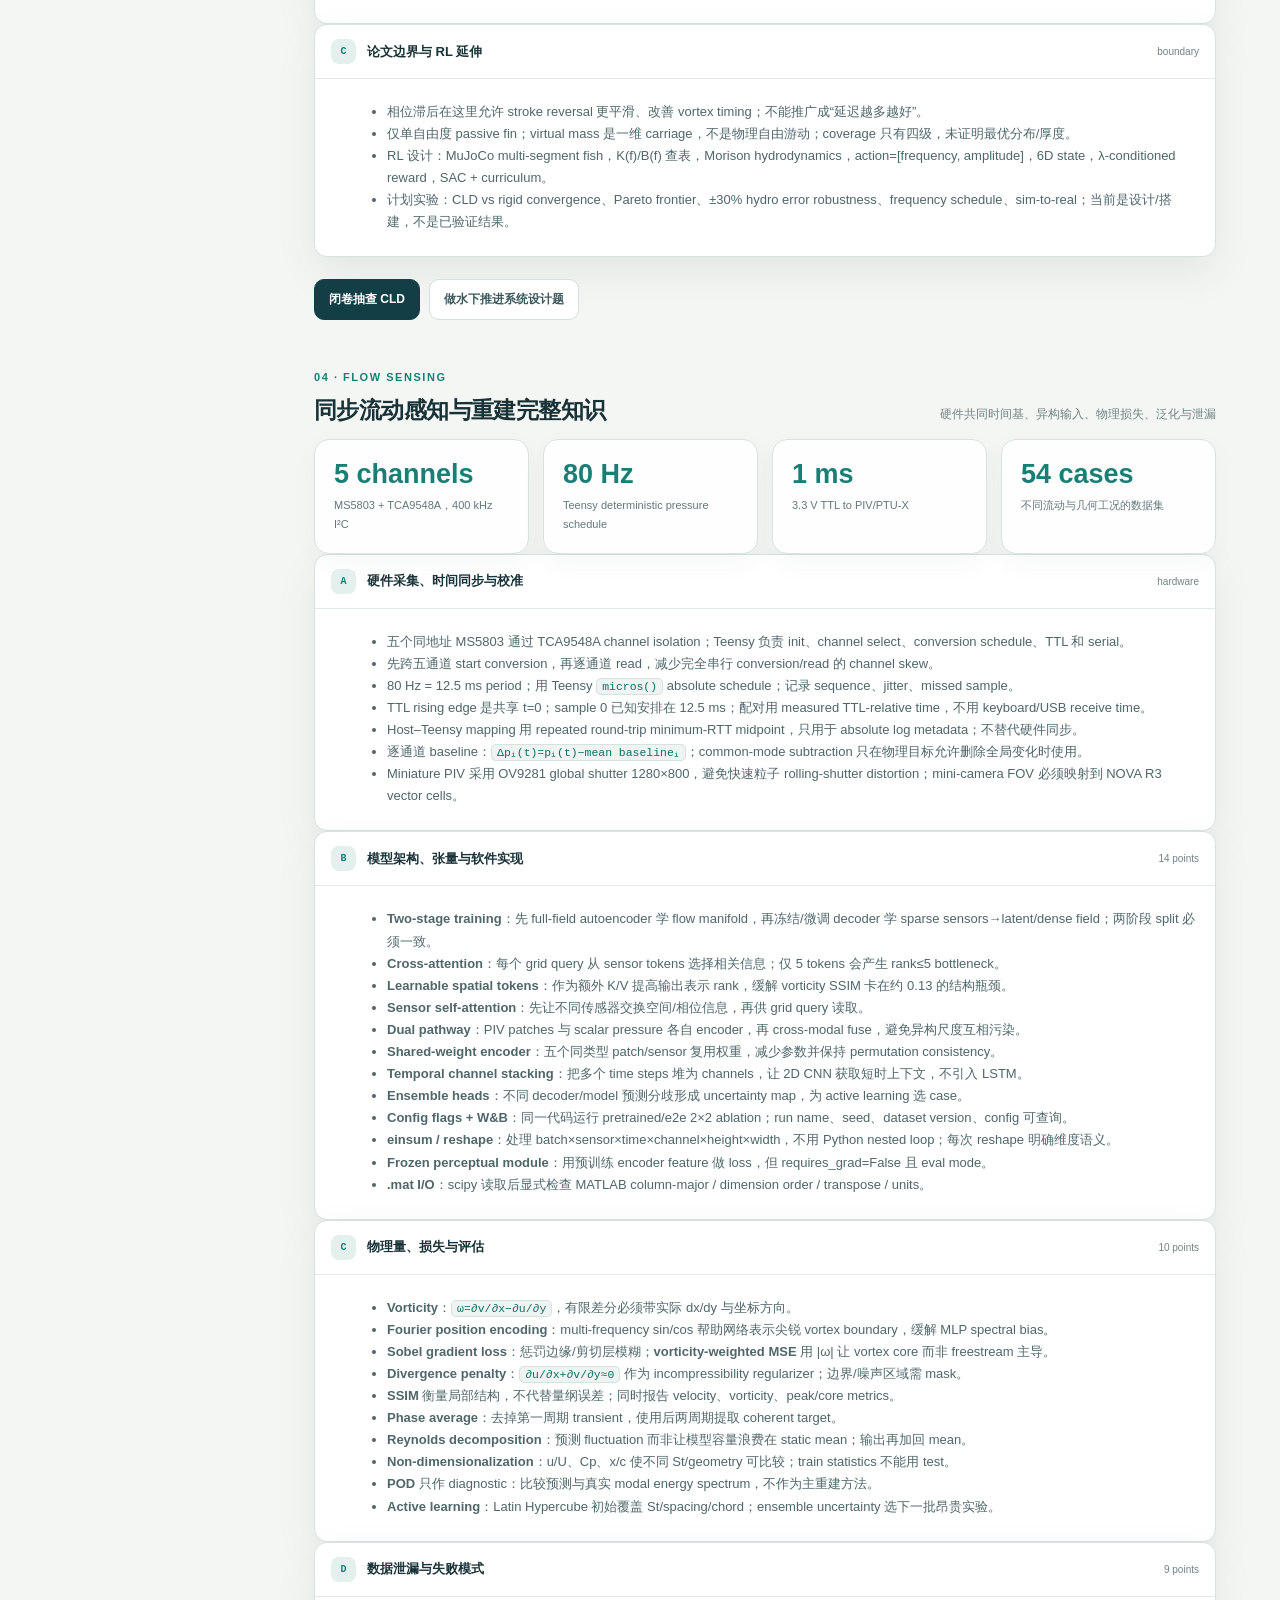
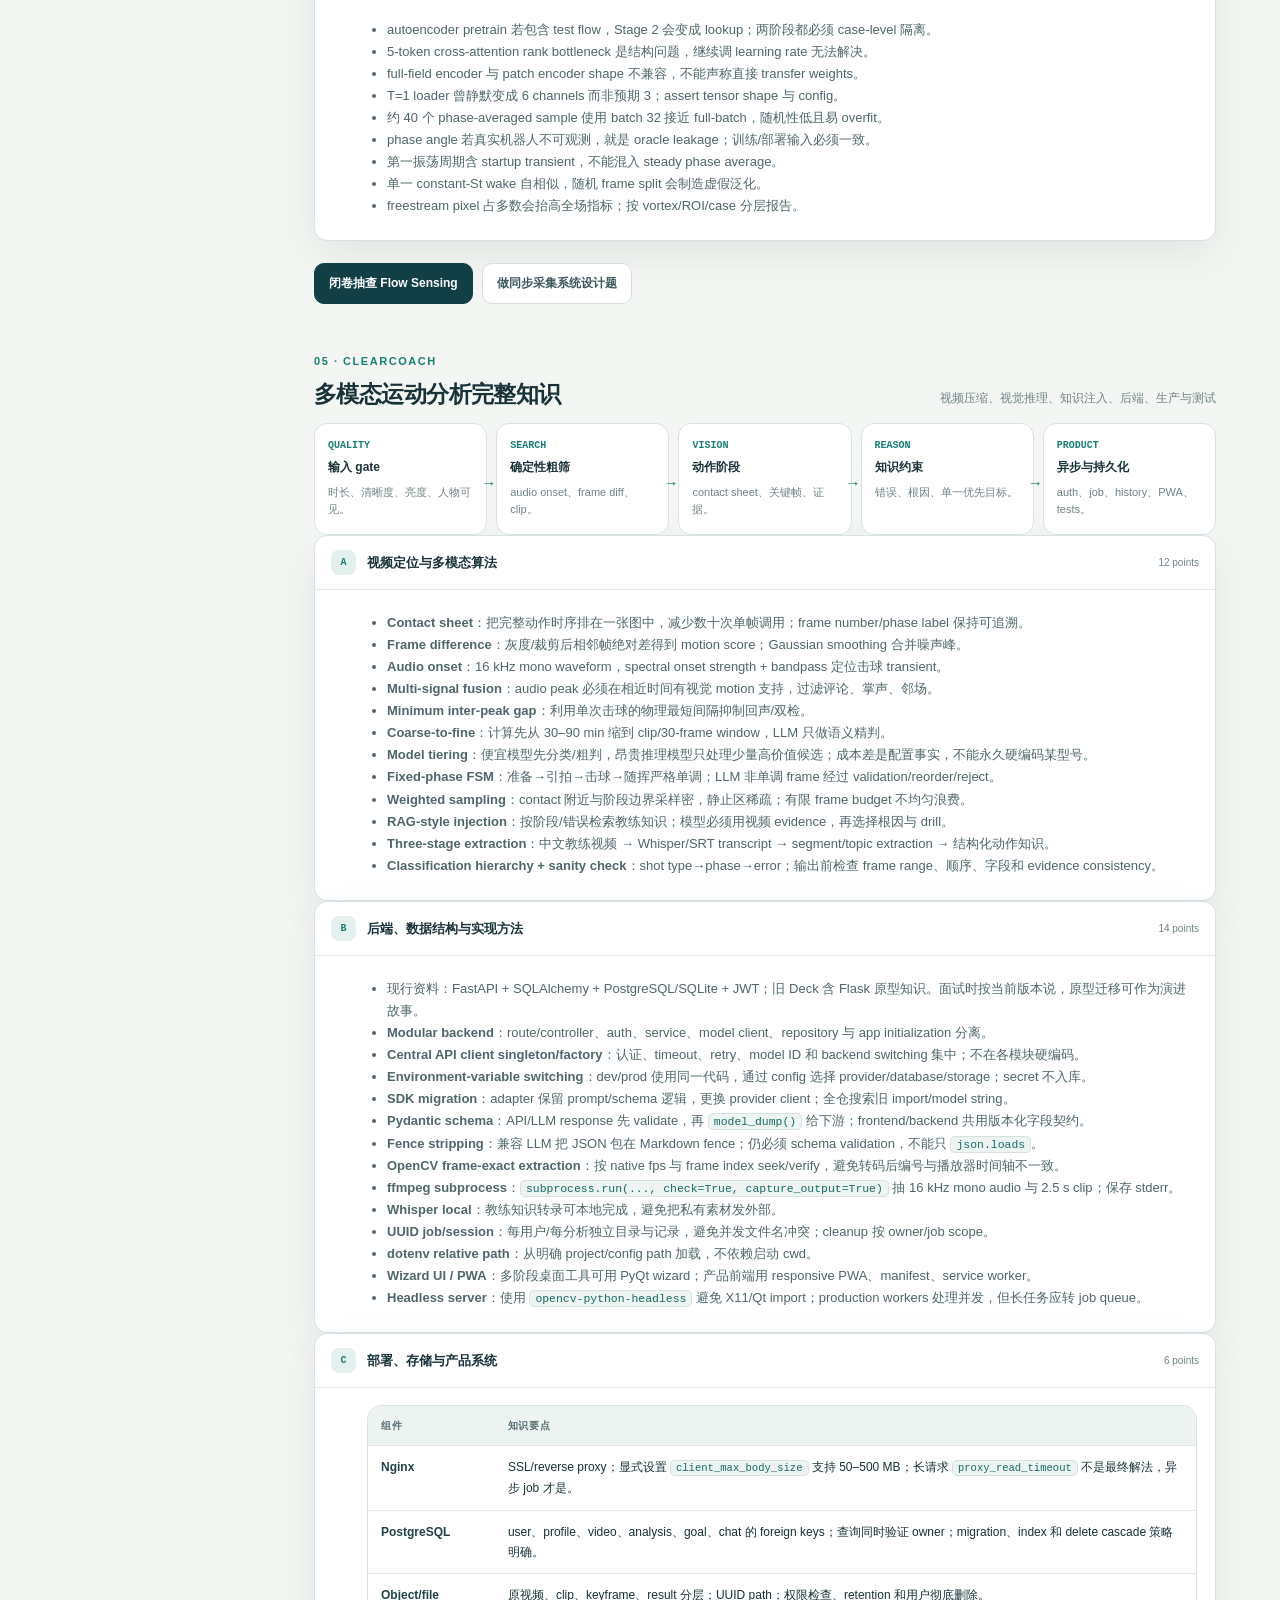
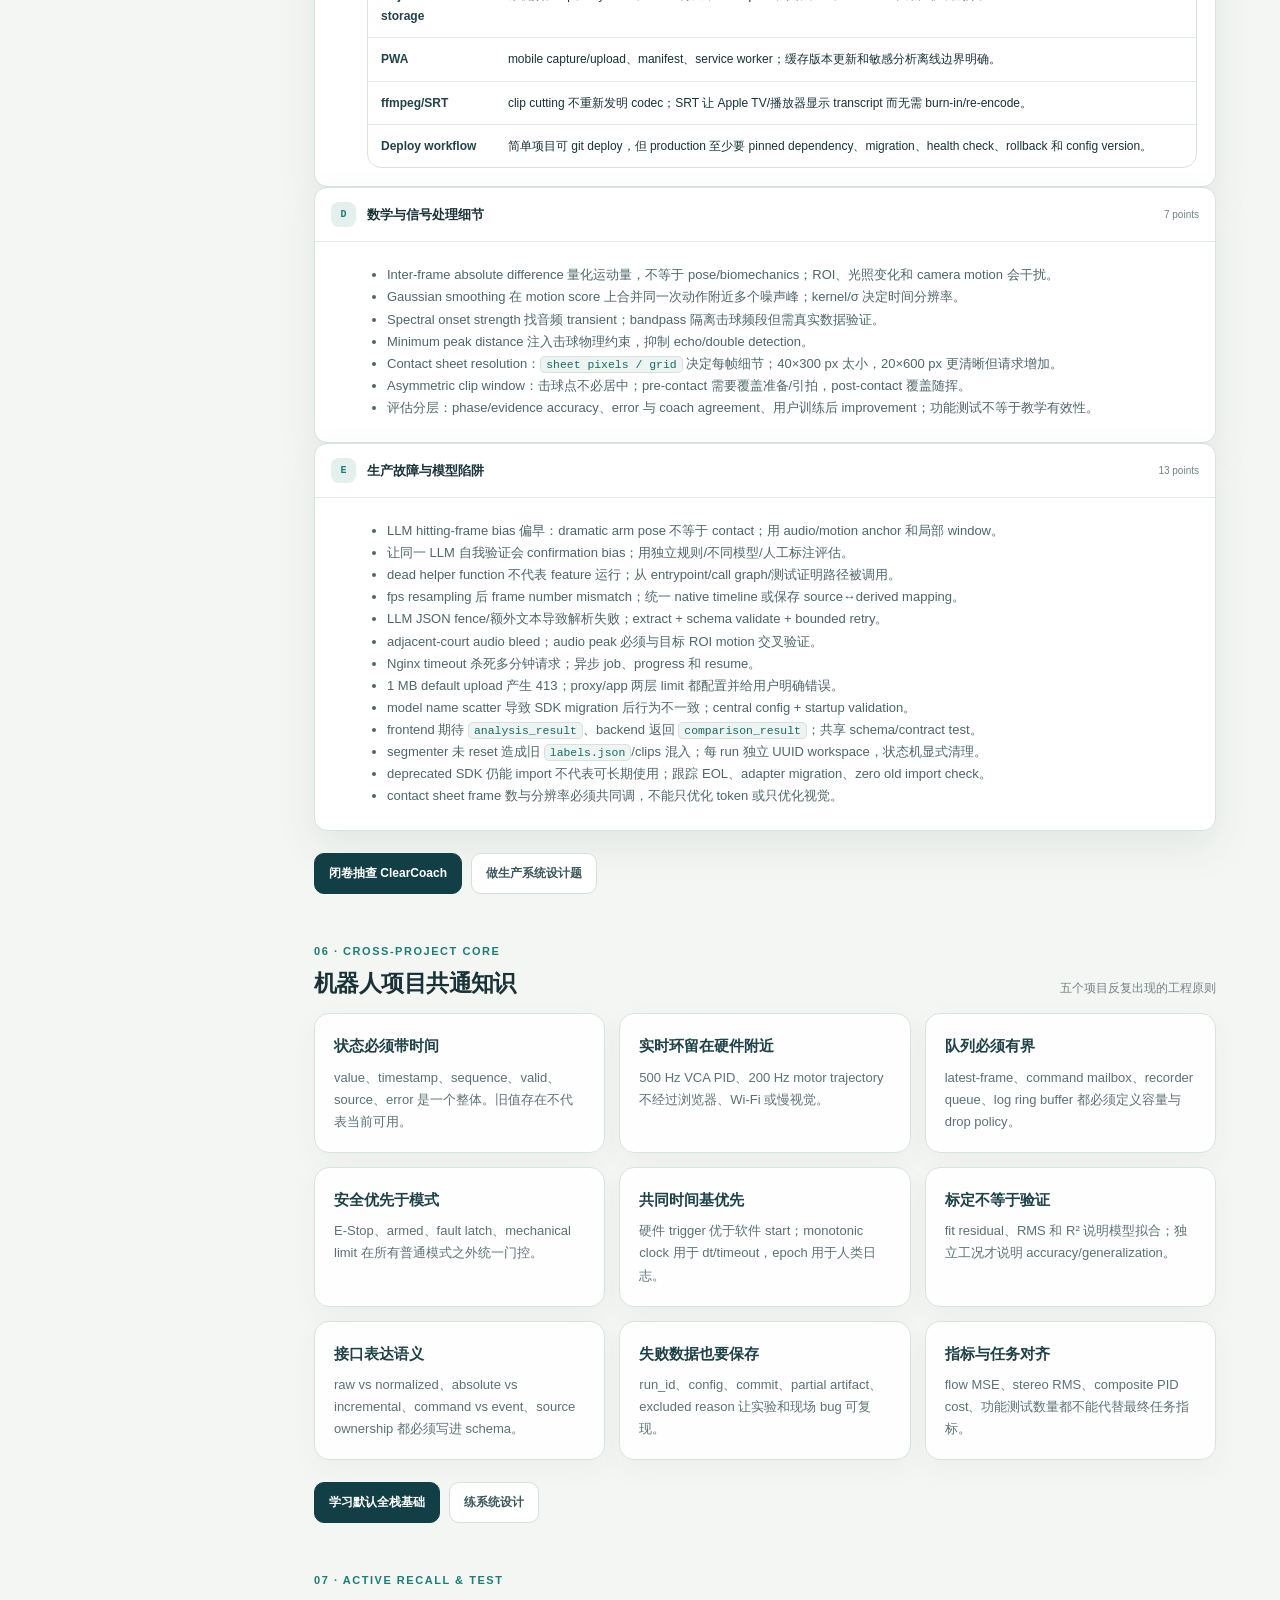
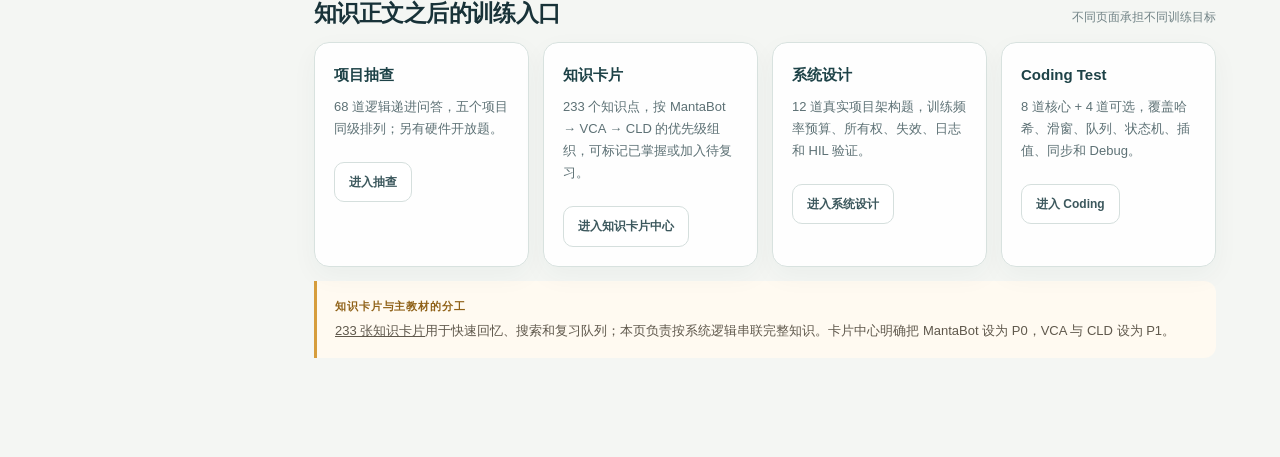
<file: handbook.html>
<!doctype html>
<html lang="zh-CN">
<head>
  <meta charset="utf-8">
  <meta name="viewport" content="width=device-width, initial-scale=1">
  <meta name="color-scheme" content="light">
  <title>机器人全栈面试知识大全 · Dive Station</title>
  <meta name="description" content="覆盖项目细节、机器人全栈基础、抽查问答、系统设计与 Coding Test 的面试知识大全。">
  <link rel="stylesheet" href="assets/guide.css">
</head>
<body>
  <header class="topbar">
    <a class="brand" href="index.html"><span class="brand-mark">DS</span><span><strong>DIVE STATION</strong><small>INTERVIEW HANDBOOK</small></span></a>
    <nav class="topnav" aria-label="知识库主导航"><a href="handbook.html" aria-current="page">知识大全</a><a href="index.html#cards">知识卡片</a><a href="projects.html">项目抽查</a><a href="system-design.html">系统设计</a><a href="fundamentals.html">全栈基础</a><a href="coding.html">Coding</a></nav>
  </header>

  <div class="page-shell">
    <aside class="side" aria-label="本页目录">
      <div class="side-label">KNOWLEDGE HANDBOOK</div>
      <a href="#route"><span>00</span>复习路线</a>
      <a href="#mantabot"><span>01</span>MantaBot</a>
      <a href="#vca"><span>02</span>VCA Joint</a>
      <a href="#cld"><span>03</span>CLD Swimmer</a>
      <a href="#flow"><span>04</span>Flow Sensing</a>
      <a href="#coach"><span>05</span>ClearCoach</a>
      <a href="#common"><span>06</span>机器人共通知识</a>
      <a href="#practice"><span>07</span>抽查与 Coding</a>
      <div class="side-note">正文用于系统学习；项目抽查题用于闭卷检验；开放问题用于补证据；Coding 页用于短时手写训练。</div>
    </aside>

    <main>
      <div class="eyebrow">233 KNOWLEDGE CARDS + FULL-STACK CORE</div>
      <h1>机器人全栈工程师<br>面试知识大全</h1>
      <p class="lead">这是主教材，不是题库。每章先给系统事实和数据流，再展开数据结构、协议、算法、硬件、实验、故障与验证；章末才连接抽查题和延伸问题。</p>
      <div class="hero-actions"><a class="button primary" href="#mantabot">从 MantaBot 开始</a><a class="button" href="index.html#cards">知识卡片中心</a><a class="button" href="projects.html">项目抽查题</a><a class="button" href="system-design.html">系统设计题</a><a class="button" href="coding.html">Coding Test</a></div>
      <div class="status-row"><span class="tag">项目知识正文</span><span class="tag">具体数字与接口</span><span class="tag">实现方法与数据结构</span><span class="tag gold">未知硬件事实不编造</span></div>

      <section id="route">
        <div class="section-head"><h2>项目优先级</h2><p>不平均分配时间；先把最能代表机器人全栈能力的项目讲透</p></div>
        <div class="grid-4">
          <div class="card"><h3>P0 · MantaBot｜45%</h3><p>最重要主线。完整学习控制、软件、硬件、通信、双目、部署、安全与故障复盘。</p></div>
          <div class="card"><h3>P1 · VCA｜25%</h3><p>重点掌握嵌入式闭环、Hall 标定、功率驱动、无线语义和保护链。</p></div>
          <div class="card"><h3>P1 · CLD｜20%</h3><p>重点掌握材料—结构—流体—任务性能证据链和研究边界。</p></div>
          <div class="card"><h3>P2 · 其他｜10%</h3><p>Flow Sensing 与 ClearCoach 作为交叉能力补充，按岗位追问选择性复习。</p></div>
        </div>
        <div class="section-head" style="margin-top:28px"><h2>四层学习方法</h2><p>先建立知识，再用问题检验；不要倒过来只背答案</p></div>
        <div class="grid-4">
          <div class="card"><h3>第一层：事实骨架</h3><p>项目目标、系统组成、输入输出、频率、型号、协议和量化结果。</p></div>
          <div class="card"><h3>第二层：实现机制</h3><p>线程、队列、dataclass、状态机、滤波、标定、损失函数和部署方法。</p></div>
          <div class="card"><h3>第三层：失败与边界</h3><p>故障现象、根因、保护、测试，以及指标不能证明的内容。</p></div>
          <div class="card"><h3>第四层：闭卷检验</h3><p>项目抽查、开放硬件题、系统设计和 Coding Test。</p></div>
        </div>
      </section>

      <section id="mantabot">
        <div class="eyebrow">01 · MARIS / MANTABOT</div>
        <div class="section-head"><h2>水下仿生机器人完整知识</h2><p>控制、执行器、传感、双目、通信、UI、记录、安全</p></div>
        <div class="pipeline">
          <div class="step"><b>INPUT</b><strong>Steam Deck</strong><p>evdev/gamepad/gyro；50 Hz UDP 意图。</p></div>
          <div class="step"><b>SUPERVISE</b><strong>Pi 5 · 50 Hz</strong><p>状态机、mixer、优先级、限幅。</p></div>
          <div class="step"><b>ACTUATE</b><strong>Motor · 200 Hz</strong><p>相位轨迹、1 Mbps CAN/MIT、双翼。</p></div>
          <div class="step"><b>SENSE</b><strong>100/10/15 Hz</strong><p>IMU、MS5837、双 IMX219。</p></div>
          <div class="step"><b>OBSERVE</b><strong>10/20 Hz</strong><p>WebSocket、QML、记录/回放。</p></div>
        </div>

        <div class="grid-4" style="margin-top:14px">
          <div class="card metric"><strong>50 / 200 Hz</strong><span>整机 supervisory loop / 双翼位置命令</span></div>
          <div class="card metric"><strong>0–3 Hz</strong><span>正常扑动频率；巡航调试 ceiling 6 Hz</span></div>
          <div class="card metric"><strong>±70°</strong><span>相对上电 neutral 的最终电机位置限位</span></div>
          <div class="card metric"><strong>500 ms</strong><span>游戏手柄 UDP 失联 watchdog</span></div>
        </div>

        <details class="qa" open><summary><span class="q-no">A</span><span class="q-title">控制算法、状态机与数据结构</span><span class="q-priority">11 points</span></summary><div class="q-answer">
          <ul>
            <li><b>Finite state machine</b>：DISENGAGED / LOCKED / OVERRIDE / RAMPING 等显式状态解决摇杆、巡航和自动过渡争夺控制权的问题；状态转换与执行器输出分离。</li>
            <li><b>Rising-edge detector</b>：保存上一帧按钮状态，只在 0→1 时触发，避免 50 Hz 轮询下按住按钮重复切换。</li>
            <li><b>Hysteresis</b>：巡航接管使用不同进入/退出阈值；热管理为 65/70/75/80°C 分级并设置恢复带，避免阈值附近抖振。</li>
            <li><b>Linear interpolation ramp</b>：人工接管释放后 0.3 s 回到 cruise snapshot；退出巡航 2 s 降到安全状态，防止 command discontinuity。</li>
            <li><b>Phase accumulator</b>：<code>phase += 2πf·dt</code>；运行中改频率只改变相位推进速度，不改变当前位置。</li>
            <li><b>统一 offset 方程</b>：<code>position = neutral + sign·(amplitude·sin phase + offset)</code>；amplitude=0 时自然退化为静态 hold，不另建模式。</li>
            <li><b>Snapshot-and-restore</b>：巡航锁定保存 setpoint snapshot；人工 override 暂时接管，释放后回到保存目标。</li>
            <li><b>Ring buffer</b>：Web 日志只保留最近 INFO+ 事件，内存固定，不让长时间运行无限增长。</li>
            <li><b>Mixer</b>：把 forward/turn/pitch/yaw 意图映射为左右 motor frequency/amplitude 和镜像 servo angle；共同分量用 sum，对称差动用 difference。</li>
            <li><b>Depth-hold 规划</b>：慢速外环 depth error → vertical-velocity target，快速内环 velocity → pitch/actuation；当前未实现，不能当完成能力。</li>
            <li><b>Priority chain</b>：E-Stop → armed gate → source ownership → cruise/manual → limit/slew；安全层不能被普通 source mutual exclusion 阻挡。</li>
          </ul>
        </div></details>

        <details class="qa" open><summary><span class="q-no">B</span><span class="q-title">软件模块、线程模型与接口</span><span class="q-priority">8 points</span></summary><div class="q-answer">
          <ul>
            <li><b>Multi-rate threading</b>：motor、controller、CAN receive、IMU、pressure、camera、network、recorder 各按自身周期运行；慢 I/O 不进入 5 ms motor deadline。</li>
            <li><b>SharedState + RLock</b>：每个 producer 只写自己的数据块；值与 monotonic timestamp、sequence、valid/error 同步更新；consumer 只在锁内复制 snapshot。</li>
            <li><b>Dataclass command structs</b>：命令结构显式包含 motor/servo values、source、timestamp 和 mode，便于追踪“哪个层覆盖了值”。</li>
            <li><b>Qt signal/slot</b>：后台线程不直接改 QML；用 signal 把数据 marshal 到 GUI thread。</li>
            <li><b>QObject property bridge</b>：Python backend 暴露属性/通知信号，QML 只负责声明式呈现与用户事件。</li>
            <li><b>asyncio + FastAPI</b>：REST 做监督/诊断，WebSocket 10 Hz 推送状态；异步连接避免每客户端一个 OS thread。</li>
            <li><b>Transport abstraction + callback hook</b>：视频编码/传输实现可替换；capture loop 通过 callback 扩展记录、流式或处理而不硬编码消费者。</li>
            <li><b>Config single source of truth</b>：频率、限位、网络、相机和热阈值集中配置；记录时保存配置版本，避免代码中散落 magic number。</li>
          </ul>
        </div></details>

        <details class="qa" open><summary><span class="q-no">C</span><span class="q-title">硬件、协议与具体实现</span><span class="q-priority">9 points</span></summary><div class="q-answer">
          <table><thead><tr><th>部件 / 协议</th><th>项目实现</th><th>必须理解</th></tr></thead><tbody>
            <tr><td>AK45-10 + CAN/MIT</td><td>1 Mbps SocketCAN；200 Hz 位置/速度命令；解析 position、velocity、torque、temperature、fault。</td><td>MIT 帧字段量化、ID、反馈解析、总线负载；入模式前读当前位置并 command hold，避免跳零。</td></tr>
            <tr><td>CAN logical addressing</td><td>物理电机与逻辑 left/right 映射分离；一侧机构反装由 sign/config 处理。</td><td>硬件返工时只改映射，不让 polarity 补偿泄漏到控制逻辑。</td></tr>
            <tr><td>Pi 5 RP1 sysfs PWM</td><td>50 Hz servo、1 kHz LED；用户空间写 period/duty/enable。</td><td><code>dtoverlay</code> 和 config section 必须正确；sysfs 写成功不代表 RP1 引脚真的输出。</td></tr>
            <tr><td>Servo slew limit</td><td>40°/s，减少堵转/快速换向的电流尖峰和 Pi brownout 风险。</td><td>最终仍需独立电源完整性验证，软件限速不是保险丝。</td></tr>
            <tr><td>MS5837-30BA / I²C</td><td>10 Hz pressure、temperature、seawater depth。</td><td>地址、上拉、电平、conversion timing、bus lock；depth 不能直接当 vertical velocity。</td></tr>
            <tr><td>YbImu / serial</td><td>100 Hz accel、gyro、mag、quaternion、Euler。</td><td>电机磁场污染 magnetometer；无外部航向参考时 yaw 会漂移。</td></tr>
            <tr><td>UDP / WebSocket</td><td>Deck→Pi 50 Hz JSON UDP；Pi→Deck 10 Hz full-state WebSocket。</td><td>UDP 需 sequence/timestamp/watchdog；WebSocket 慢客户端需背压和断线清理。</td></tr>
            <tr><td>MJPEG / H.264</td><td>双路合为 2560×720 side-by-side；on-demand encoder；latest-frame queue。</td><td>Pi 5 没有预期的硬件 H.264 encoder；软件编码受 CPU/热预算限制。</td></tr>
            <tr><td>Dual-interface Wi‑Fi</td><td>现场 hotspot 与互联网/校园网并存，由 NetworkManager profile 管理。</td><td>wlan0/wlan1 名称可能重启漂移；profile 应绑定稳定 MAC/interface identity。</td></tr>
          </tbody></table>
        </div></details>

        <details class="qa" open><summary><span class="q-no">D</span><span class="q-title">双目几何、数学与信号处理</span><span class="q-priority">8 points</span></summary><div class="q-answer">
          <ul>
            <li><b>Calibration pipeline</b>：capture checkerboard pairs → sub-pixel corners → monocular calibration → stereo solve → per-pair error → reject outlier → re-solve → export K/D/R/T/P/Q/maps。</li>
            <li><b>质量数字</b>：25 对检测、24 对接受；left RMS 0.196 px、right 0.187 px、stereo 0.246 px、epipolar 0.146 px、baseline 60.566 mm；outlier rejection 使 stereo RMS 从 0.595 降 58.7% 到 0.246。</li>
            <li><b>Reprojection error</b> 是角点模型拟合 gate，不是深度 accuracy；<b>epipolar verification</b> 检查 rectified 对应点纵向偏差。</li>
            <li><b>StereoSGBM</b> 输出 fixed-point disparity；先做 sign/range validity，再用 Q matrix reproject 到米制 3D。</li>
            <li><b>Neighborhood median</b> 比单像素稳定；中心 ROI 至少 64 个 valid pixel 才给 proximity 判断。</li>
            <li><b>Proximity hysteresis</b>：0.20 m 警告，0.25 m 清除；只是 operator aid。</li>
            <li><b>Phase resynchronization</b>：差动转向造成累计 phase offset，恢复直行时平滑收敛，不瞬间 reset。</li>
            <li><b>Deadzone + clamp chain</b>：输入层去 stick noise；mixer 层限制命令；driver 层相对 neutral ±70° 最终机械保护。</li>
          </ul>
        </div></details>

        <details class="qa" open><summary><span class="q-no">E</span><span class="q-title">典型故障、根因和防复发</span><span class="q-priority">14 points</span></summary><div class="q-answer">
          <ul>
            <li><b>IMX219 FOV 随 sensor mode/分辨率改变</b>：标定与运行 crop 不同会使 stereo geometry 失效；calibration 必须绑定 resolution + mode。</li>
            <li><b>Cruise deadzone stutter</b>：摇杆回到 deadzone 时从 live command 突然跳回 snapshot；用 override state + ramp。</li>
            <li><b>dtoverlay 静默失败</b>：config.txt section 错导致“zombie PWM”；验证实际 pin waveform，不只看 sysfs 无报错。</li>
            <li><b>Zombie systemd service</b>：旧 unit 删除后仍可能残留 enable/alias；检查 <code>systemctl list-unit-files</code>、symlink 和实际 ExecStart。</li>
            <li><b>Motor startup jump</b>：MIT command zero ≠ physical neutral；入模式前捕获并保持 current position。</li>
            <li><b>Motor phase drift</b>：差动频率与独立 idle reset 让两侧累积偏差；共享时间/显式 re-sync。</li>
            <li><b>Motor 磁场污染 compass</b>：mag yaw 不可信；用 gyro integration + 外部参考，或降低对绝对 yaw 的依赖。</li>
            <li><b>Pi 5 H.264 假设错误</b>：不存在期望硬编；使用 MJPEG/软件编码并按热状态降级。</li>
            <li><b>Wi‑Fi interface name drift</b>：profile 绑定稳定 identity，不依赖 wlan index。</li>
            <li><b>Trigger double normalization</b>：客户端已经归一化，服务端再次转换导致范围错误；接口 schema 写清 raw/normalized。</li>
            <li><b>RGB/BGR channel flip</b>：Picamera2 RGB888 与 PIL 已是 RGB，不要沿用 OpenCV BGR 假设。</li>
            <li><b>GUI E-Stop 路径不完整</b>：GUI 与 gamepad 必须调用同一安全 action，而不是复制两套 reset 逻辑。</li>
            <li><b>校园 Wi‑Fi session 过期</b>：无头长期运行需要 local AP/可靠链路，不把开放网认证当控制依赖。</li>
            <li><b>ARM64 native extension SIGSEGV</b>：第三方 IDE 扩展崩溃与机器人程序分离；生产系统不依赖开发工具进程。</li>
          </ul>
        </div></details>
        <div class="hero-actions"><a class="button primary" href="projects.html#mantabot">闭卷抽查 MantaBot</a><a class="button" href="system-design.html#questions">做端到端系统设计题</a></div>
      </section>

      <section id="vca">
        <div class="eyebrow">02 · VCA JOINT</div>
        <div class="section-head"><h2>拮抗式 VCA 关节完整知识</h2><p>机构、Hall 标定、500 Hz PID、ESP-NOW、功率级、安全调参</p></div>
        <div class="grid-4">
          <div class="card metric"><strong>500 Hz</strong><span>Driver 本地 PID；使用实测 dt</span></div>
          <div class="card metric"><strong>20 kHz</strong><span>默认 PWM；fast/slow decay 可选</span></div>
          <div class="card metric"><strong>±45°</strong><span>标定与机械控制范围</span></div>
          <div class="card metric"><strong>50 Hz</strong><span>embedded telemetry；browser 目标 10 Hz</span></div>
        </div>

        <details class="qa" open><summary><span class="q-no">A</span><span class="q-title">控制模式、算法与数据结构</span><span class="q-priority">8 points</span></summary><div class="q-answer"><ul>
          <li><b>Latched state machine</b>：MANUAL、STATIC_PID、TRACKING 和 fault/STOP 状态显式锁存；噪声传感器不直接触发模式翻转。</li>
          <li><b>500 Hz PID</b>：P on error、clamped integral anti-windup、derivative on measurement + 50 Hz 一阶低通；default Kp=4.8、Ki=0.01、Kd=0。</li>
          <li><b>Quiet-hold Schmitt trigger</b>：误差 &lt;2° coast，&gt;3° 恢复；减少噪声导致的 chatter/limit cycle。</li>
          <li><b>Dead-zone feedforward</b>：默认 5-count 补偿最小有效输出；不让 integral 单独穿越死区。</li>
          <li><b>Watchdog</b>：browser、serial、wireless、sensor 分层 timeout；失联转 coasted manual，通信恢复不自动 re-arm。</li>
          <li><b>Priority queue</b>：STOP 高于 telemetry poll、sine streaming 和普通命令；bounded FreeRTOS queue 防止 stale motion 累积。</li>
          <li><b>Metronome/keep-alive</b>：长时间运动按固定周期刷新，既满足 watchdog 又不修改固件安全语义。</li>
          <li><b>Polarity abstraction + slew/co-activation</b>：物理接线反向只在 driver config 处理；上下游统一使用 signed joint command。</li>
        </ul></div></details>

        <details class="qa" open><summary><span class="q-no">B</span><span class="q-title">Hall 传感、标定与角度数学</span><span class="q-priority">implementation</span></summary><div class="q-answer"><ul>
          <li>AS5600L：12-bit、400 kHz I²C、地址 0x40（不要与 AS5600 的 0x36 混淆）。</li>
          <li>标定工具：5 s 静止噪声；neutral/+45/−45° 各 20 次；circular averaging 与 0/4095 unwrap；linear regression angle(raw)。</li>
          <li>结果：zero 4088.65 counts；scale −0.0907288°/count；R² 0.9999326；三点最大残差 0.43°；noise σ=2.18 counts → 约 0.20° noise-derived resolution。</li>
          <li><b>Modular arithmetic</b>：raw 跨 4095→0 时计算最短 circular difference；不能用普通减法制造巨大角度跳变。</li>
          <li><b>Dataclass + JSON</b>：保存 zero、scale、direction、noise、fit metrics 和版本；加载时验证字段与范围。</li>
          <li><b>Zero-point averaging</b>：多次样本平均降低随机噪声，但不能消除磁铁偏心/非线性等系统误差。</li>
        </ul></div></details>

        <details class="qa" open><summary><span class="q-no">C</span><span class="q-title">双 MCU、协议与软件实现</span><span class="q-priority">6 points</span></summary><div class="q-answer"><ul>
          <li><b>Commander/Driver topology</b>：Commander 接 host serial/browser；Driver 直接接 AS5600L/H-bridge 并保留 500 Hz feedback loop。</li>
          <li><b>Packed struct</b>：二进制消息包含 version、type、message_id、mode、payload；双方固定宽度类型、packing 与 endian；用 size/static assertions 防 drift。</li>
          <li><b>ACK matching</b>：Commander 按 message_id 等待 Driver 应用层确认；无线 send callback 不等于命令已执行。</li>
          <li><b>asyncio + aiohttp/WebSocket</b>：同一 host process 并发 serial、HTTP 与 10–20 Hz browser telemetry；慢客户端不能阻塞 serial reader。</li>
          <li><b>pyserial timeout + regex filter</b>：串口读取有限等待，从混合 telemetry/ACK 流筛选对应 reply，绝不无限 block。</li>
          <li><b>CONFIG block</b>：实验频率、gains、range、timeout 集中；20 Hz sine setpoint 共享同一 phase，两个拮抗通道 anti-phase。</li>
        </ul></div></details>

        <details class="qa" open><summary><span class="q-no">D</span><span class="q-title">功率硬件、协议和保护链</span><span class="q-priority">8 points</span></summary><div class="q-answer"><table><thead><tr><th>项目</th><th>实现与关键点</th></tr></thead><tbody>
          <tr><td>LEDC PWM</td><td>ESP32 Arduino Core v3.x API；20 kHz 默认；输出 pin 在 peripheral setup 前先拉 LOW，避免 boot glitch。</td></tr>
          <tr><td>DRV8871/8874</td><td>理解 truth table、coast/brake、fast/slow decay；decay 会影响低 PWM 电流建立与阈值。</td></tr>
          <tr><td>IPROPI</td><td>DRV8874 current mirror 经 resistor 转 ADC voltage；电阻必须从最大电流和 3.3 V ADC 上限反算，10 kΩ 复制值会过压。</td></tr>
          <tr><td>MP2338 buck</td><td>按 datasheet 设计反馈、电感、输入/输出电容与 layout；替代不明确的模块级电源。</td></tr>
          <tr><td>Decoupling</td><td>每 IC 近端 ceramic 处理高频；shared rail bulk capacitor 处理 actuator transient；两者功能不同。</td></tr>
          <tr><td>Protection</td><td>启动不安全电平、back-EMF、USB/VBUS backfeed 是三种独立故障路径，需分别处理；不能只加一个二极管概括。</td></tr>
          <tr><td>Directional limit</td><td>到 ±45° 只禁止继续向外的输出，允许向内恢复；encoder fault 立即 coast 并 latch。</td></tr>
          <tr><td>Power result</td><td>简历记录单模块峰值 &gt;30 W；连续额定、热时间常数和电流证据仍需补充。</td></tr>
        </tbody></table></div></details>

        <details class="qa" open><summary><span class="q-no">E</span><span class="q-title">实验数学、自动调参与 PIV 关联</span><span class="q-priority">7 points</span></summary><div class="q-answer"><ul>
          <li><b>Strouhal</b>：<code>St=fA/U</code>，明确 A 是 peak-to-peak 还是单边幅值；不能省略定义。</li>
          <li><b>Empirical A(f)</b>：若执行器振幅随频率变化，用实验曲线与迭代求解选择 command，不能把 A 当常数。</li>
          <li><b>Phase averaging</b>：按驱动相位对多个周期 bin/average，提取 coherent PIV structure。</li>
          <li><b>Post-hoc phase recovery</b>：没有可靠 trigger-in 时可从图像运动恢复相位，但精度和 failure mode 必须验证。</li>
          <li><b>Lock-in criterion</b>：用响应与驱动的 relative phase 是否稳定定量判定 lock-in。</li>
          <li><b>Autotune</b>：polarity/noise preflight → 可选 Tyreus-Luyben seed → coordinate twiddle Kp/Ki/Kd/deadband → 两次 0→+10→−10→0°。</li>
          <li><b>Score</b>：ITAE、overshoot、settling、steady-state error、limit-cycle、saturation；36 candidates / 72 sequences，cost 183.43→112.89（−38.5%），winning trial saturation 0%。</li>
        </ul></div></details>

        <details class="qa" open><summary><span class="q-no">F</span><span class="q-title">典型硬件故障与工程教训</span><span class="q-priority">11 points</span></summary><div class="q-answer"><ul>
          <li>GPIO3/D3 受 JTAG/boot 功能污染，产生伪 brake voltage；选安全 pin 并上电测波形。</li>
          <li>boot-state glitch 在 <code>setup()</code> 前使 H-bridge energize；外部 pull-down/enable gate + firmware early LOW。</li>
          <li>board kill 不是单因：启动高、back-EMF、USB backfeed 分别隔离验证。</li>
          <li>reversed actuator wiring：polarity 只在 driver abstraction 修正。</li>
          <li>open-loop lookup 无法修复 bang-bang plant；先承认没有稳定中间点，再改变控制/轨迹。</li>
          <li>IPROPI resistor 未按 ADC 上限计算会损坏 ADC。</li>
          <li>AS5600L 地址与 AS5600 不同；按实际 part number 查 datasheet。</li>
          <li>长 calibration hold 会超过 watchdog；keep-alive 或专用校准模式，但不关闭 safety。</li>
          <li>XIAO 的 VBUS 不是任意 BAT input；按板卡 power-path 连接。</li>
          <li>无线且无 trigger-in 不适合精密电子 PIV sync；使用硬件触发或 post-hoc 方法并报告误差。</li>
          <li>KiCad 工程不能只复制若干文件；用 project archive/rename，检查 symbol-footprint-net linkage。</li>
        </ul></div></details>
        <div class="hero-actions"><a class="button primary" href="projects.html#vca">闭卷抽查 VCA</a><a class="button" href="system-design.html#questions">做双 MCU 系统设计题</a></div>
      </section>

      <section id="cld">
        <div class="eyebrow">03 · CLD SOFT PROPULSOR</div>
        <div class="section-head"><h2>被动阻抗整形完整知识</h2><p>材料 → 复阻抗 → 相位 → 涡结构 → 推力 → 加速</p></div>
        <div class="grid-4">
          <div class="card metric"><strong>K*=K′+iK″</strong><span>K′ 储能；K″ 损耗；0–5 Hz 内 K″ 随频率增长</span></div>
          <div class="card metric"><strong>0.51 N</strong><span>St=0.8 design c；baseline 0.16 N</span></div>
          <div class="card metric"><strong>0.191 m/s²</strong><span>3 kg virtual mass peak acceleration；baseline 0.039</span></div>
          <div class="card metric"><strong>0.291 m/s</strong><span>3.8 s terminal velocity；baseline 0.105</span></div>
        </div>
        <details class="qa" open><summary><span class="q-no">A</span><span class="q-title">材料、结构和复阻抗</span><span class="q-priority">core</span></summary><div class="q-answer"><ul>
          <li>对称 sandwich：0.5 mm PLA base + 两侧 1 mm closed-cell acrylic foam VE core + 0.3 mm PET constraining layer；模块 100×76.5 mm。</li>
          <li>弯曲时 PET 限制 VE 自由伸缩，把 flexure 转为 core shear；rate-dependent shear 使每周期耗散随频率增加。</li>
          <li>单频 lock-in regression 从 θ(t)、T(t) 得到复幅值，<code>K*=T̂/θ̂</code>；实部 K′、虚部 K″。</li>
          <li>elastic/dissipative fractions：<code>K′/(K′+K″)</code> 与 <code>K″/(K′+K″)</code>，用于比较组成而非只看总刚度。</li>
          <li>干态测试：±9°、0–5 Hz、ClearPath + ATI Mini-40、200 Hz DAQ；K′ 近似稳定，K″ 单调增长，hysteresis loop area 扩大。</li>
        </ul></div></details>
        <details class="qa" open><summary><span class="q-no">B</span><span class="q-title">水洞、PIV 与任务级验证</span><span class="q-priority">experiment</span></summary><div class="q-answer"><ul>
          <li>四种 coverage：0%、16.7%、33.3%、66.7%；U=0.2 m/s，heave ±0.04 m，f=0.5–2 Hz（0.25 Hz step），St=0.2–0.8；每条件 3 次。</li>
          <li>hydrodynamic load 200 Hz；NI/Simulink real-time heave command 4000 Hz；ATI Mini-40 测力。</li>
          <li>低 St 各构型推力接近；St&gt;0.4 后分化；St=0.8 design c 0.51 N vs baseline 0.16 N（&gt;200%）。</li>
          <li>baseline efficiency 在 St≈0.3 约 20% 后下降；design c 约 10% plateau，并在 St&gt;0.7 超过 baseline。</li>
          <li>phase-resolved PIV：Photron Nova R3 + DaVis；0.5π design c 有更 coherent attached LEV 和 streamwise TEV；1.1π reversal 保持 chordwise vorticity continuity。</li>
          <li>virtual mass：3 kg、St=0.8、3.8 s；design c displacement 0.617 m vs 0.213 m；peak acceleration 0.191 vs 0.039；terminal 0.291 vs 0.105 m/s。</li>
          <li>mechanical low-pass：损耗抑制 higher-order parasitic bending，使 trailing edge 从 square-like distortion 回到 near-sinusoidal。</li>
        </ul></div></details>
        <details class="qa" open><summary><span class="q-no">C</span><span class="q-title">论文边界与 RL 延伸</span><span class="q-priority">boundary</span></summary><div class="q-answer"><ul>
          <li>相位滞后在这里允许 stroke reversal 更平滑、改善 vortex timing；不能推广成“延迟越多越好”。</li>
          <li>仅单自由度 passive fin；virtual mass 是一维 carriage，不是物理自由游动；coverage 只有四级，未证明最优分布/厚度。</li>
          <li>RL 设计：MuJoCo multi-segment fish，K(f)/B(f) 查表，Morison hydrodynamics，action=[frequency, amplitude]，6D state，λ-conditioned reward，SAC + curriculum。</li>
          <li>计划实验：CLD vs rigid convergence、Pareto frontier、±30% hydro error robustness、frequency schedule、sim-to-real；当前是设计/搭建，不是已验证结果。</li>
        </ul></div></details>
        <div class="hero-actions"><a class="button primary" href="projects.html#cld">闭卷抽查 CLD</a><a class="button" href="system-design.html#questions">做水下推进系统设计题</a></div>
      </section>

      <section id="flow">
        <div class="eyebrow">04 · FLOW SENSING</div>
        <div class="section-head"><h2>同步流动感知与重建完整知识</h2><p>硬件共同时间基、异构输入、物理损失、泛化与泄漏</p></div>
        <div class="grid-4">
          <div class="card metric"><strong>5 channels</strong><span>MS5803 + TCA9548A，400 kHz I²C</span></div>
          <div class="card metric"><strong>80 Hz</strong><span>Teensy deterministic pressure schedule</span></div>
          <div class="card metric"><strong>1 ms</strong><span>3.3 V TTL to PIV/PTU-X</span></div>
          <div class="card metric"><strong>54 cases</strong><span>不同流动与几何工况的数据集</span></div>
        </div>

        <details class="qa" open><summary><span class="q-no">A</span><span class="q-title">硬件采集、时间同步与校准</span><span class="q-priority">hardware</span></summary><div class="q-answer"><ul>
          <li>五个同地址 MS5803 通过 TCA9548A channel isolation；Teensy 负责 init、channel select、conversion schedule、TTL 和 serial。</li>
          <li>先跨五通道 start conversion，再逐通道 read，减少完全串行 conversion/read 的 channel skew。</li>
          <li>80 Hz = 12.5 ms period；用 Teensy <code>micros()</code> absolute schedule；记录 sequence、jitter、missed sample。</li>
          <li>TTL rising edge 是共享 t=0；sample 0 已知安排在 12.5 ms；配对用 measured TTL-relative time，不用 keyboard/USB receive time。</li>
          <li>Host–Teensy mapping 用 repeated round-trip minimum-RTT midpoint，只用于 absolute log metadata；不替代硬件同步。</li>
          <li>逐通道 baseline：<code>Δpᵢ(t)=pᵢ(t)−mean baselineᵢ</code>；common-mode subtraction 只在物理目标允许删除全局变化时使用。</li>
          <li>Miniature PIV 采用 OV9281 global shutter 1280×800，避免快速粒子 rolling-shutter distortion；mini-camera FOV 必须映射到 NOVA R3 vector cells。</li>
        </ul></div></details>

        <details class="qa" open><summary><span class="q-no">B</span><span class="q-title">模型架构、张量与软件实现</span><span class="q-priority">14 points</span></summary><div class="q-answer"><ul>
          <li><b>Two-stage training</b>：先 full-field autoencoder 学 flow manifold，再冻结/微调 decoder 学 sparse sensors→latent/dense field；两阶段 split 必须一致。</li>
          <li><b>Cross-attention</b>：每个 grid query 从 sensor tokens 选择相关信息；仅 5 tokens 会产生 rank≤5 bottleneck。</li>
          <li><b>Learnable spatial tokens</b>：作为额外 K/V 提高输出表示 rank，缓解 vorticity SSIM 卡在约 0.13 的结构瓶颈。</li>
          <li><b>Sensor self-attention</b>：先让不同传感器交换空间/相位信息，再供 grid query 读取。</li>
          <li><b>Dual pathway</b>：PIV patches 与 scalar pressure 各自 encoder，再 cross-modal fuse，避免异构尺度互相污染。</li>
          <li><b>Shared-weight encoder</b>：五个同类型 patch/sensor 复用权重，减少参数并保持 permutation consistency。</li>
          <li><b>Temporal channel stacking</b>：把多个 time steps 堆为 channels，让 2D CNN 获取短时上下文，不引入 LSTM。</li>
          <li><b>Ensemble heads</b>：不同 decoder/model 预测分歧形成 uncertainty map，为 active learning 选 case。</li>
          <li><b>Config flags + W&B</b>：同一代码运行 pretrained/e2e 2×2 ablation；run name、seed、dataset version、config 可查询。</li>
          <li><b>einsum / reshape</b>：处理 batch×sensor×time×channel×height×width，不用 Python nested loop；每次 reshape 明确维度语义。</li>
          <li><b>Frozen perceptual module</b>：用预训练 encoder feature 做 loss，但 requires_grad=False 且 eval mode。</li>
          <li><b>.mat I/O</b>：scipy 读取后显式检查 MATLAB column-major / dimension order / transpose / units。</li>
        </ul></div></details>

        <details class="qa" open><summary><span class="q-no">C</span><span class="q-title">物理量、损失与评估</span><span class="q-priority">10 points</span></summary><div class="q-answer"><ul>
          <li><b>Vorticity</b>：<code>ω=∂v/∂x−∂u/∂y</code>，有限差分必须带实际 dx/dy 与坐标方向。</li>
          <li><b>Fourier position encoding</b>：multi-frequency sin/cos 帮助网络表示尖锐 vortex boundary，缓解 MLP spectral bias。</li>
          <li><b>Sobel gradient loss</b>：惩罚边缘/剪切层模糊；<b>vorticity-weighted MSE</b> 用 |ω| 让 vortex core 而非 freestream 主导。</li>
          <li><b>Divergence penalty</b>：<code>∂u/∂x+∂v/∂y≈0</code> 作为 incompressibility regularizer；边界/噪声区域需 mask。</li>
          <li><b>SSIM</b> 衡量局部结构，不代替量纲误差；同时报告 velocity、vorticity、peak/core metrics。</li>
          <li><b>Phase average</b>：去掉第一周期 transient，使用后两周期提取 coherent target。</li>
          <li><b>Reynolds decomposition</b>：预测 fluctuation 而非让模型容量浪费在 static mean；输出再加回 mean。</li>
          <li><b>Non-dimensionalization</b>：u/U、Cp、x/c 使不同 St/geometry 可比较；train statistics 不能用 test。</li>
          <li><b>POD</b> 只作 diagnostic：比较预测与真实 modal energy spectrum，不作为主重建方法。</li>
          <li><b>Active learning</b>：Latin Hypercube 初始覆盖 St/spacing/chord；ensemble uncertainty 选下一批昂贵实验。</li>
        </ul></div></details>

        <details class="qa" open><summary><span class="q-no">D</span><span class="q-title">数据泄漏与失败模式</span><span class="q-priority">9 points</span></summary><div class="q-answer"><ul>
          <li>autoencoder pretrain 若包含 test flow，Stage 2 会变成 lookup；两阶段都必须 case-level 隔离。</li>
          <li>5-token cross-attention rank bottleneck 是结构问题，继续调 learning rate 无法解决。</li>
          <li>full-field encoder 与 patch encoder shape 不兼容，不能声称直接 transfer weights。</li>
          <li>T=1 loader 曾静默变成 6 channels 而非预期 3；assert tensor shape 与 config。</li>
          <li>约 40 个 phase-averaged sample 使用 batch 32 接近 full-batch，随机性低且易 overfit。</li>
          <li>phase angle 若真实机器人不可观测，就是 oracle leakage；训练/部署输入必须一致。</li>
          <li>第一振荡周期含 startup transient，不能混入 steady phase average。</li>
          <li>单一 constant-St wake 自相似，随机 frame split 会制造虚假泛化。</li>
          <li>freestream pixel 占多数会抬高全场指标；按 vortex/ROI/case 分层报告。</li>
        </ul></div></details>
        <div class="hero-actions"><a class="button primary" href="projects.html#flow">闭卷抽查 Flow Sensing</a><a class="button" href="system-design.html#questions">做同步采集系统设计题</a></div>
      </section>

      <section id="coach">
        <div class="eyebrow">05 · CLEARCOACH</div>
        <div class="section-head"><h2>多模态运动分析完整知识</h2><p>视频压缩、视觉推理、知识注入、后端、生产与测试</p></div>
        <div class="pipeline">
          <div class="step"><b>QUALITY</b><strong>输入 gate</strong><p>时长、清晰度、亮度、人物可见。</p></div>
          <div class="step"><b>SEARCH</b><strong>确定性粗筛</strong><p>audio onset、frame diff、clip。</p></div>
          <div class="step"><b>VISION</b><strong>动作阶段</strong><p>contact sheet、关键帧、证据。</p></div>
          <div class="step"><b>REASON</b><strong>知识约束</strong><p>错误、根因、单一优先目标。</p></div>
          <div class="step"><b>PRODUCT</b><strong>异步与持久化</strong><p>auth、job、history、PWA、tests。</p></div>
        </div>

        <details class="qa" open><summary><span class="q-no">A</span><span class="q-title">视频定位与多模态算法</span><span class="q-priority">12 points</span></summary><div class="q-answer"><ul>
          <li><b>Contact sheet</b>：把完整动作时序排在一张图中，减少数十次单帧调用；frame number/phase label 保持可追溯。</li>
          <li><b>Frame difference</b>：灰度/裁剪后相邻帧绝对差得到 motion score；Gaussian smoothing 合并噪声峰。</li>
          <li><b>Audio onset</b>：16 kHz mono waveform，spectral onset strength + bandpass 定位击球 transient。</li>
          <li><b>Multi-signal fusion</b>：audio peak 必须在相近时间有视觉 motion 支持，过滤评论、掌声、邻场。</li>
          <li><b>Minimum inter-peak gap</b>：利用单次击球的物理最短间隔抑制回声/双检。</li>
          <li><b>Coarse-to-fine</b>：计算先从 30–90 min 缩到 clip/30-frame window，LLM 只做语义精判。</li>
          <li><b>Model tiering</b>：便宜模型先分类/粗判，昂贵推理模型只处理少量高价值候选；成本差是配置事实，不能永久硬编码某型号。</li>
          <li><b>Fixed-phase FSM</b>：准备→引拍→击球→随挥严格单调；LLM 非单调 frame 经过 validation/reorder/reject。</li>
          <li><b>Weighted sampling</b>：contact 附近与阶段边界采样密，静止区稀疏；有限 frame budget 不均匀浪费。</li>
          <li><b>RAG-style injection</b>：按阶段/错误检索教练知识；模型必须用视频 evidence，再选择根因与 drill。</li>
          <li><b>Three-stage extraction</b>：中文教练视频 → Whisper/SRT transcript → segment/topic extraction → 结构化动作知识。</li>
          <li><b>Classification hierarchy + sanity check</b>：shot type→phase→error；输出前检查 frame range、顺序、字段和 evidence consistency。</li>
        </ul></div></details>

        <details class="qa" open><summary><span class="q-no">B</span><span class="q-title">后端、数据结构与实现方法</span><span class="q-priority">14 points</span></summary><div class="q-answer"><ul>
          <li>现行资料：FastAPI + SQLAlchemy + PostgreSQL/SQLite + JWT；旧 Deck 含 Flask 原型知识。面试时按当前版本说，原型迁移可作为演进故事。</li>
          <li><b>Modular backend</b>：route/controller、auth、service、model client、repository 与 app initialization 分离。</li>
          <li><b>Central API client singleton/factory</b>：认证、timeout、retry、model ID 和 backend switching 集中；不在各模块硬编码。</li>
          <li><b>Environment-variable switching</b>：dev/prod 使用同一代码，通过 config 选择 provider/database/storage；secret 不入库。</li>
          <li><b>SDK migration</b>：adapter 保留 prompt/schema 逻辑，更换 provider client；全仓搜索旧 import/model string。</li>
          <li><b>Pydantic schema</b>：API/LLM response 先 validate，再 <code>model_dump()</code> 给下游；frontend/backend 共用版本化字段契约。</li>
          <li><b>Fence stripping</b>：兼容 LLM 把 JSON 包在 Markdown fence；仍必须 schema validation，不能只 <code>json.loads</code>。</li>
          <li><b>OpenCV frame-exact extraction</b>：按 native fps 与 frame index seek/verify，避免转码后编号与播放器时间轴不一致。</li>
          <li><b>ffmpeg subprocess</b>：<code>subprocess.run(..., check=True, capture_output=True)</code> 抽 16 kHz mono audio 与 2.5 s clip；保存 stderr。</li>
          <li><b>Whisper local</b>：教练知识转录可本地完成，避免把私有素材发外部。</li>
          <li><b>UUID job/session</b>：每用户/每分析独立目录与记录，避免并发文件名冲突；cleanup 按 owner/job scope。</li>
          <li><b>dotenv relative path</b>：从明确 project/config path 加载，不依赖启动 cwd。</li>
          <li><b>Wizard UI / PWA</b>：多阶段桌面工具可用 PyQt wizard；产品前端用 responsive PWA、manifest、service worker。</li>
          <li><b>Headless server</b>：使用 <code>opencv-python-headless</code> 避免 X11/Qt import；production workers 处理并发，但长任务应转 job queue。</li>
        </ul></div></details>

        <details class="qa" open><summary><span class="q-no">C</span><span class="q-title">部署、存储与产品系统</span><span class="q-priority">6 points</span></summary><div class="q-answer"><table><thead><tr><th>组件</th><th>知识要点</th></tr></thead><tbody>
          <tr><td>Nginx</td><td>SSL/reverse proxy；显式设置 <code>client_max_body_size</code> 支持 50–500 MB；长请求 <code>proxy_read_timeout</code> 不是最终解法，异步 job 才是。</td></tr>
          <tr><td>PostgreSQL</td><td>user、profile、video、analysis、goal、chat 的 foreign keys；查询同时验证 owner；migration、index 和 delete cascade 策略明确。</td></tr>
          <tr><td>Object/file storage</td><td>原视频、clip、keyframe、result 分层；UUID path；权限检查、retention 和用户彻底删除。</td></tr>
          <tr><td>PWA</td><td>mobile capture/upload、manifest、service worker；缓存版本更新和敏感分析离线边界明确。</td></tr>
          <tr><td>ffmpeg/SRT</td><td>clip cutting 不重新发明 codec；SRT 让 Apple TV/播放器显示 transcript 而无需 burn-in/re-encode。</td></tr>
          <tr><td>Deploy workflow</td><td>简单项目可 git deploy，但 production 至少要 pinned dependency、migration、health check、rollback 和 config version。</td></tr>
        </tbody></table></div></details>

        <details class="qa" open><summary><span class="q-no">D</span><span class="q-title">数学与信号处理细节</span><span class="q-priority">7 points</span></summary><div class="q-answer"><ul>
          <li>Inter-frame absolute difference 量化运动量，不等于 pose/biomechanics；ROI、光照变化和 camera motion 会干扰。</li>
          <li>Gaussian smoothing 在 motion score 上合并同一次动作附近多个噪声峰；kernel/σ 决定时间分辨率。</li>
          <li>Spectral onset strength 找音频 transient；bandpass 隔离击球频段但需真实数据验证。</li>
          <li>Minimum peak distance 注入击球物理约束，抑制 echo/double detection。</li>
          <li>Contact sheet resolution：<code>sheet pixels / grid</code> 决定每帧细节；40×300 px 太小，20×600 px 更清晰但请求增加。</li>
          <li>Asymmetric clip window：击球点不必居中；pre-contact 需要覆盖准备/引拍，post-contact 覆盖随挥。</li>
          <li>评估分层：phase/evidence accuracy、error 与 coach agreement、用户训练后 improvement；功能测试不等于教学有效性。</li>
        </ul></div></details>

        <details class="qa" open><summary><span class="q-no">E</span><span class="q-title">生产故障与模型陷阱</span><span class="q-priority">13 points</span></summary><div class="q-answer"><ul>
          <li>LLM hitting-frame bias 偏早：dramatic arm pose 不等于 contact；用 audio/motion anchor 和局部 window。</li>
          <li>让同一 LLM 自我验证会 confirmation bias；用独立规则/不同模型/人工标注评估。</li>
          <li>dead helper function 不代表 feature 运行；从 entrypoint/call graph/测试证明路径被调用。</li>
          <li>fps resampling 后 frame number mismatch；统一 native timeline 或保存 source↔derived mapping。</li>
          <li>LLM JSON fence/额外文本导致解析失败；extract + schema validate + bounded retry。</li>
          <li>adjacent-court audio bleed；audio peak 必须与目标 ROI motion 交叉验证。</li>
          <li>Nginx timeout 杀死多分钟请求；异步 job、progress 和 resume。</li>
          <li>1 MB default upload 产生 413；proxy/app 两层 limit 都配置并给用户明确错误。</li>
          <li>model name scatter 导致 SDK migration 后行为不一致；central config + startup validation。</li>
          <li>frontend 期待 <code>analysis_result</code>、backend 返回 <code>comparison_result</code>；共享 schema/contract test。</li>
          <li>segmenter 未 reset 造成旧 <code>labels.json</code>/clips 混入；每 run 独立 UUID workspace，状态机显式清理。</li>
          <li>deprecated SDK 仍能 import 不代表可长期使用；跟踪 EOL、adapter migration、zero old import check。</li>
          <li>contact sheet frame 数与分辨率必须共同调，不能只优化 token 或只优化视觉。</li>
        </ul></div></details>
        <div class="hero-actions"><a class="button primary" href="projects.html#coach">闭卷抽查 ClearCoach</a><a class="button" href="system-design.html#questions">做生产系统设计题</a></div>
      </section>

      <section id="common">
        <div class="eyebrow">06 · CROSS-PROJECT CORE</div>
        <div class="section-head"><h2>机器人项目共通知识</h2><p>五个项目反复出现的工程原则</p></div>
        <div class="grid-3">
          <div class="card"><h3>状态必须带时间</h3><p>value、timestamp、sequence、valid、source、error 是一个整体。旧值存在不代表当前可用。</p></div>
          <div class="card"><h3>实时环留在硬件附近</h3><p>500 Hz VCA PID、200 Hz motor trajectory 不经过浏览器、Wi‑Fi 或慢视觉。</p></div>
          <div class="card"><h3>队列必须有界</h3><p>latest-frame、command mailbox、recorder queue、log ring buffer 都必须定义容量与 drop policy。</p></div>
          <div class="card"><h3>安全优先于模式</h3><p>E-Stop、armed、fault latch、mechanical limit 在所有普通模式之外统一门控。</p></div>
          <div class="card"><h3>共同时间基优先</h3><p>硬件 trigger 优于软件 start；monotonic clock 用于 dt/timeout，epoch 用于人类日志。</p></div>
          <div class="card"><h3>标定不等于验证</h3><p>fit residual、RMS 和 R² 说明模型拟合；独立工况才说明 accuracy/generalization。</p></div>
          <div class="card"><h3>接口表达语义</h3><p>raw vs normalized、absolute vs incremental、command vs event、source ownership 都必须写进 schema。</p></div>
          <div class="card"><h3>失败数据也要保存</h3><p>run_id、config、commit、partial artifact、excluded reason 让实验和现场 bug 可复现。</p></div>
          <div class="card"><h3>指标与任务对齐</h3><p>flow MSE、stereo RMS、composite PID cost、功能测试数量都不能代替最终任务指标。</p></div>
        </div>
        <div class="hero-actions"><a class="button primary" href="fundamentals.html">学习默认全栈基础</a><a class="button" href="system-design.html">练系统设计</a></div>
      </section>

      <section id="practice">
        <div class="eyebrow">07 · ACTIVE RECALL & TEST</div>
        <div class="section-head"><h2>知识正文之后的训练入口</h2><p>不同页面承担不同训练目标</p></div>
        <div class="grid-4">
          <div class="card"><h3>项目抽查</h3><p>68 道逻辑递进问答，五个项目同级排列；另有硬件开放题。</p><div class="hero-actions"><a class="button" href="projects.html">进入抽查</a></div></div>
          <div class="card"><h3>知识卡片</h3><p>233 个知识点，按 MantaBot → VCA → CLD 的优先级组织，可标记已掌握或加入待复习。</p><div class="hero-actions"><a class="button" href="index.html#cards">进入知识卡片中心</a></div></div>
          <div class="card"><h3>系统设计</h3><p>12 道真实项目架构题，训练频率预算、所有权、失效、日志和 HIL 验证。</p><div class="hero-actions"><a class="button" href="system-design.html">进入系统设计</a></div></div>
          <div class="card"><h3>Coding Test</h3><p>8 道核心 + 4 道可选，覆盖哈希、滑窗、队列、状态机、插值、同步和 Debug。</p><div class="hero-actions"><a class="button" href="coding.html">进入 Coding</a></div></div>
        </div>
        <div class="callout" style="margin-top:14px"><strong>知识卡片与主教材的分工</strong><p><a href="index.html#cards">233 张知识卡片</a>用于快速回忆、搜索和复习队列；本页负责按系统逻辑串联完整知识。卡片中心明确把 MantaBot 设为 P0，VCA 与 CLD 设为 P1。</p></div>
      </section>
    </main>
  </div>
</body>
</html>
</file>
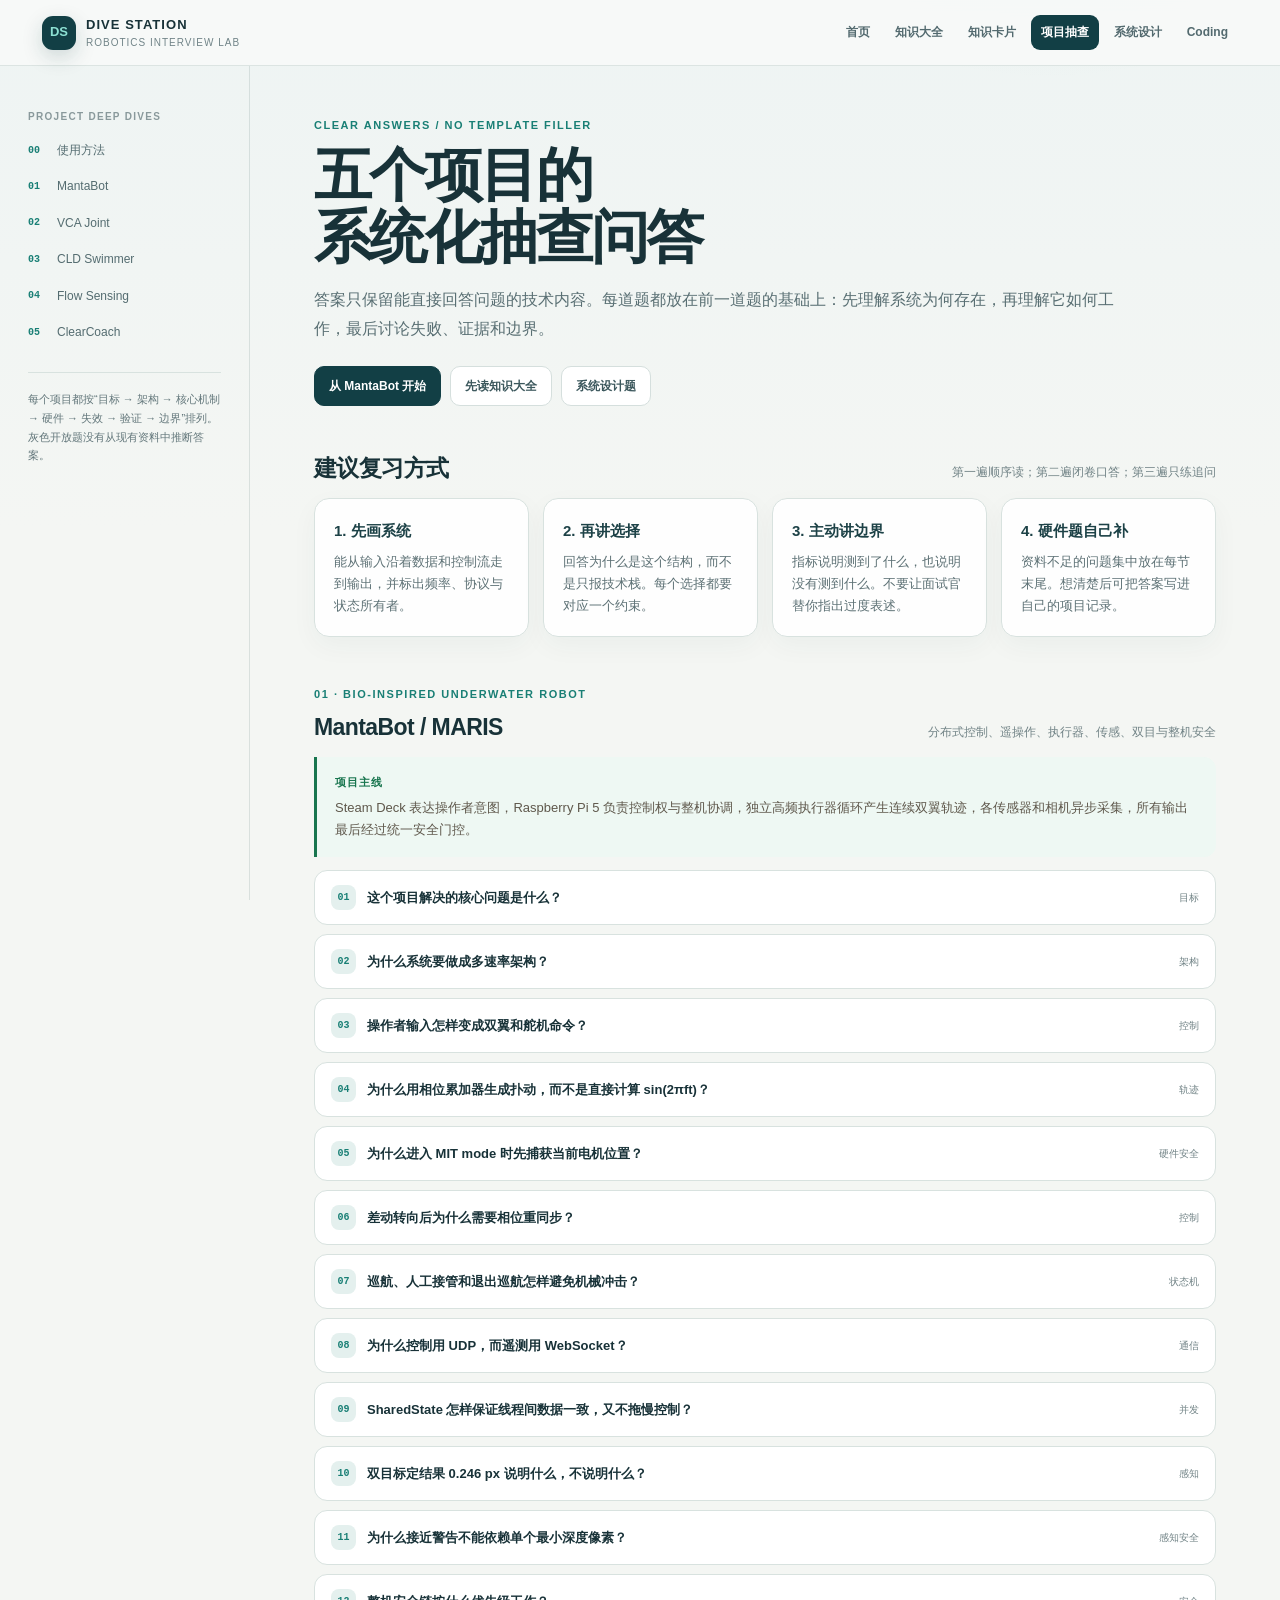
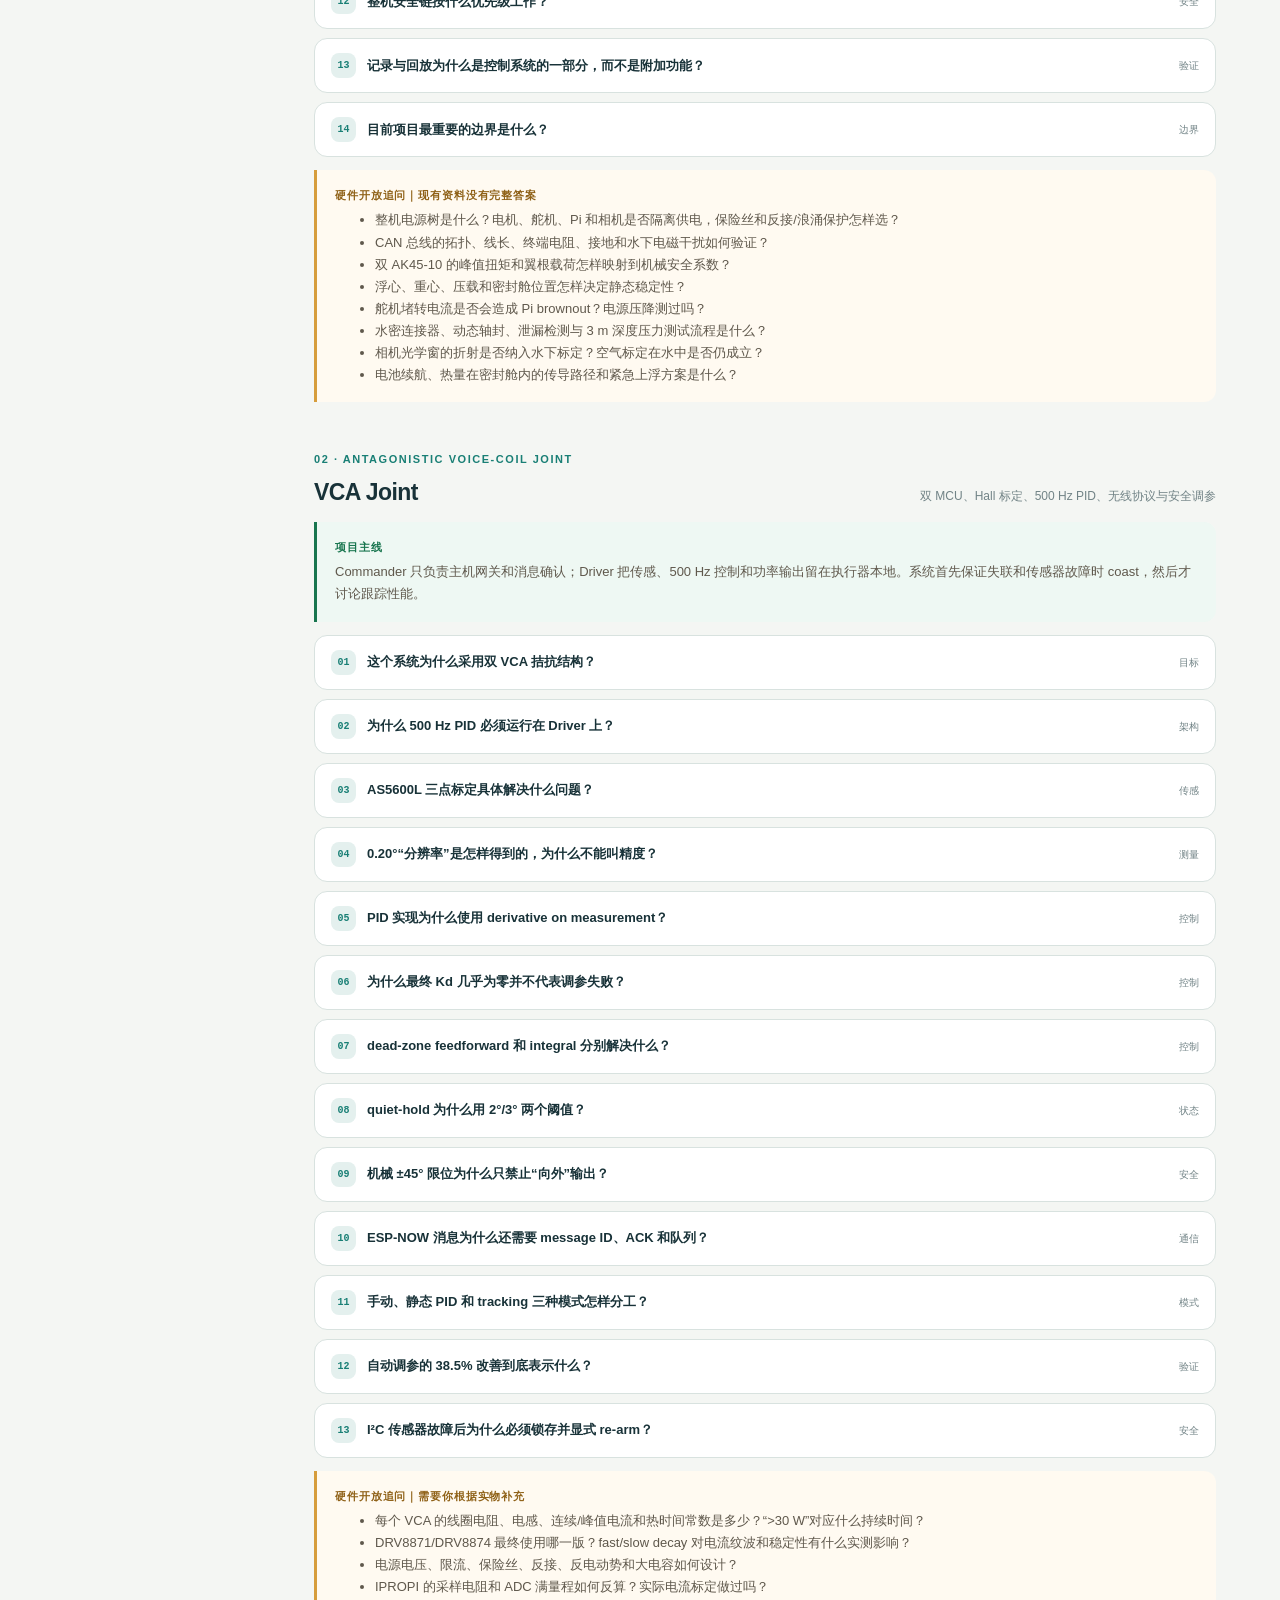
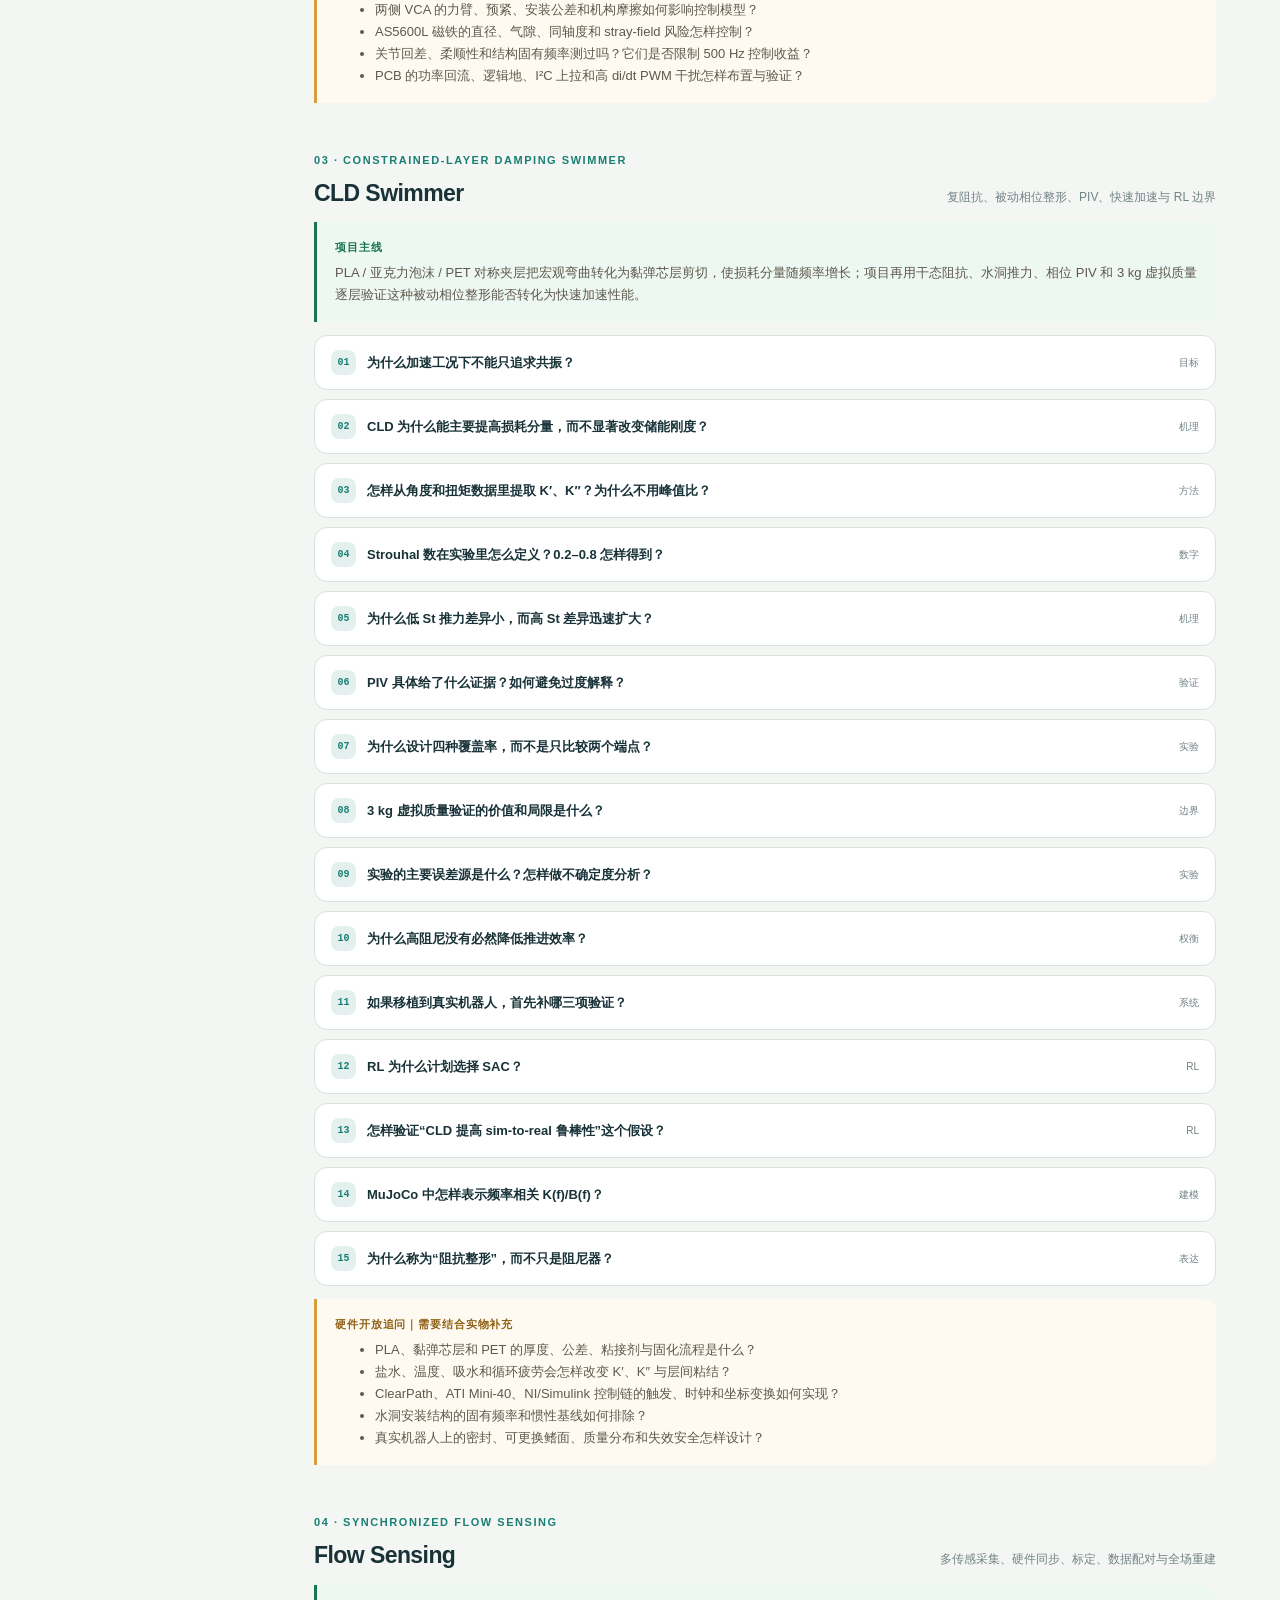
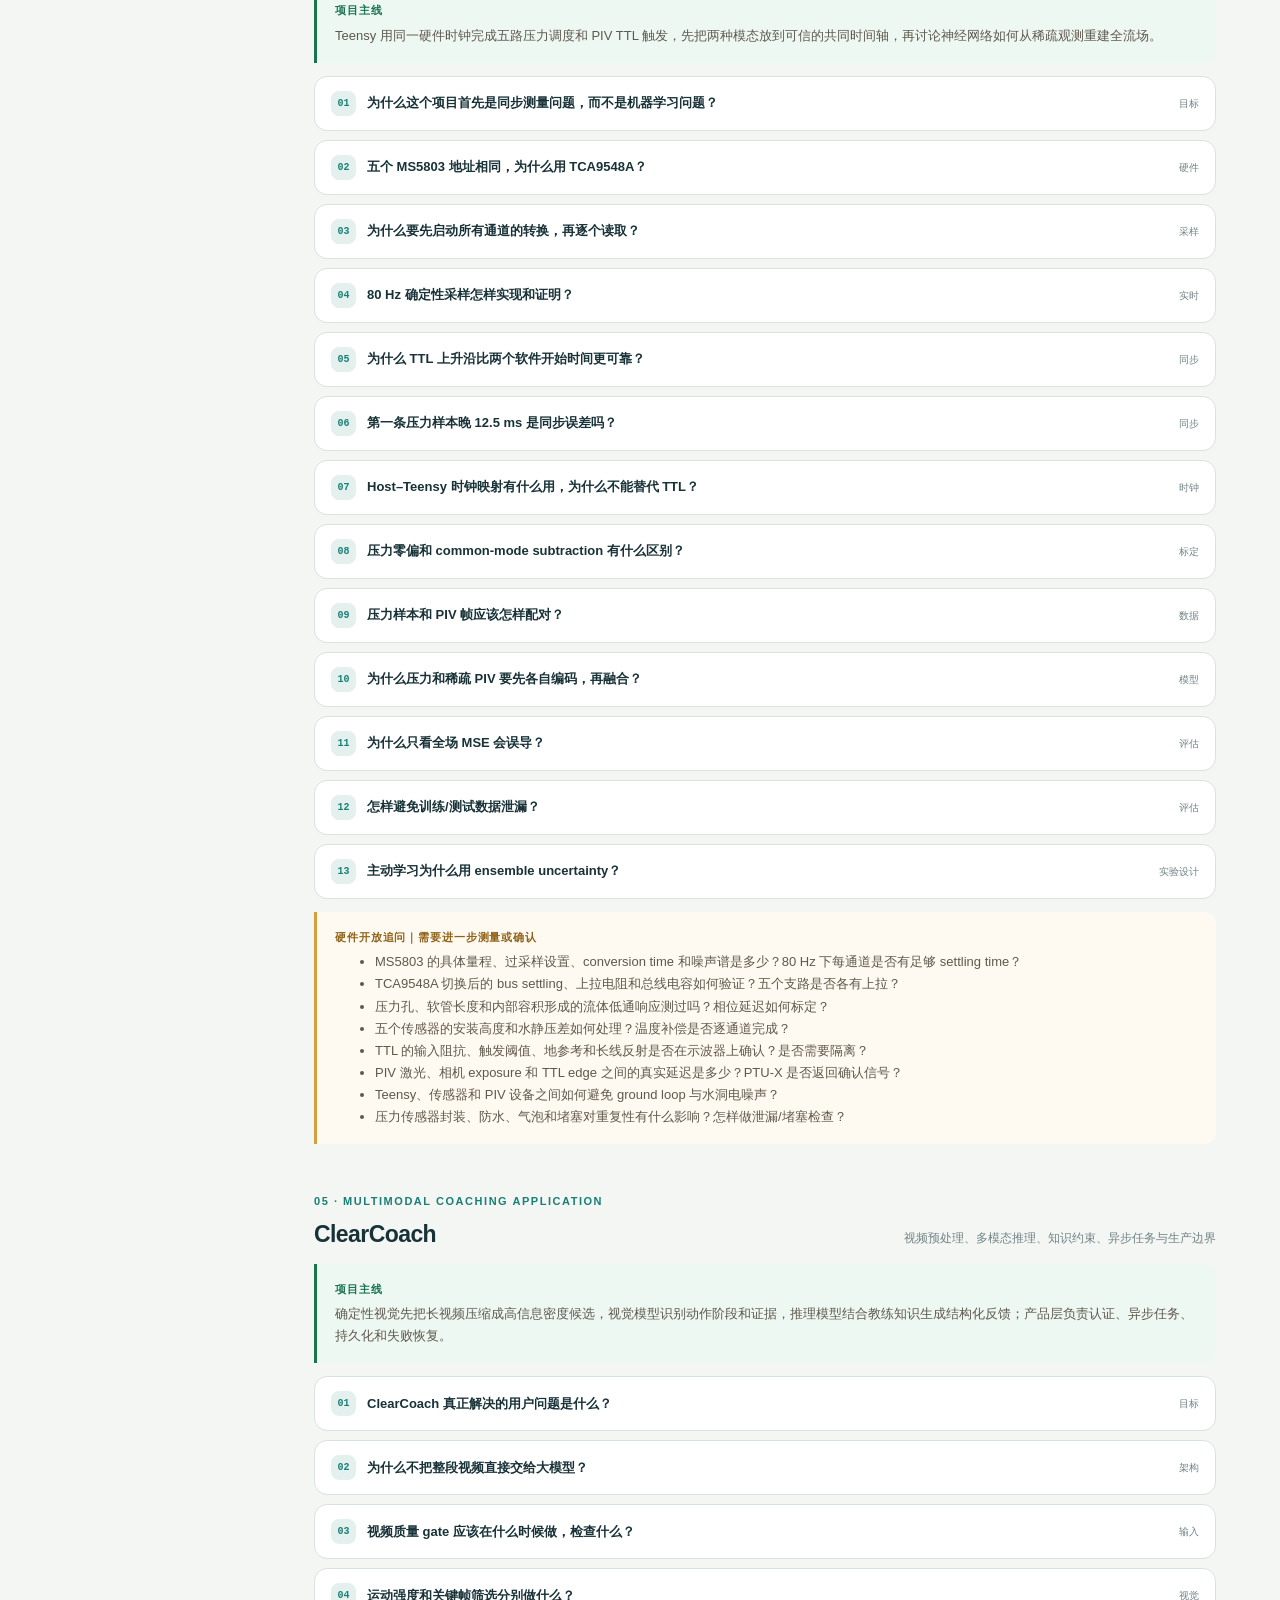
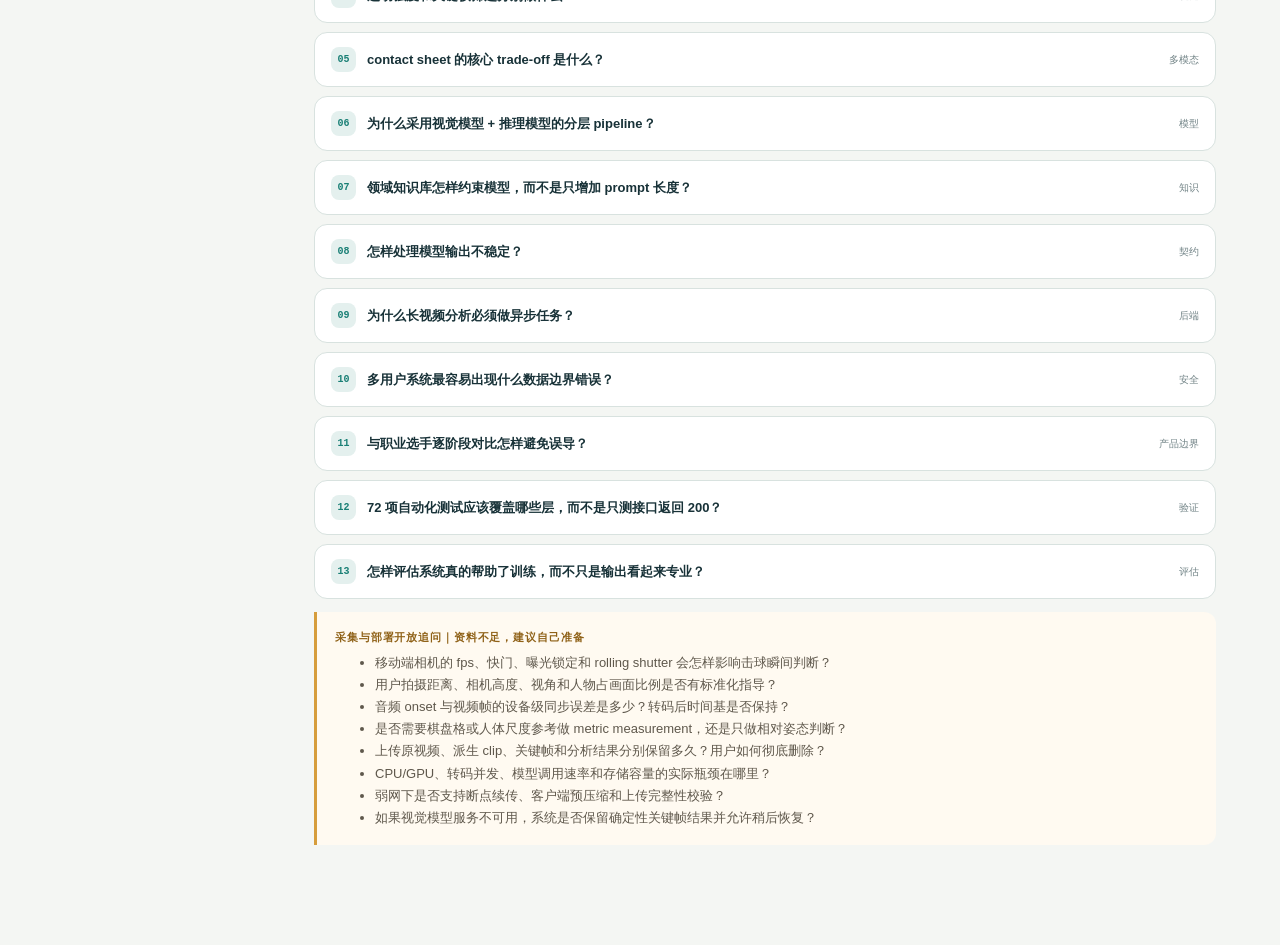
<file: projects.html>
<!doctype html>
<html lang="zh-CN">
<head>
  <meta charset="utf-8">
  <meta name="viewport" content="width=device-width, initial-scale=1">
  <meta name="color-scheme" content="light">
  <title>项目深潜问答 · Dive Station</title>
  <meta name="description" content="MantaBot、VCA、Flow Sensing 与 ClearCoach 项目的系统化面试问答。">
  <link rel="stylesheet" href="assets/guide.css">
</head>
<body>
  <header class="topbar">
    <a class="brand" href="index.html"><span class="brand-mark">DS</span><span><strong>DIVE STATION</strong><small>ROBOTICS INTERVIEW LAB</small></span></a>
    <nav class="topnav" aria-label="知识库主导航"><a href="index.html">首页</a><a href="handbook.html">知识大全</a><a href="index.html#cards">知识卡片</a><a href="projects.html" aria-current="page">项目抽查</a><a href="system-design.html">系统设计</a><a href="coding.html">Coding</a></nav>
  </header>

  <div class="page-shell">
    <aside class="side" aria-label="本页目录">
      <div class="side-label">PROJECT DEEP DIVES</div>
      <a href="#method"><span>00</span>使用方法</a>
      <a href="#mantabot"><span>01</span>MantaBot</a>
      <a href="#vca"><span>02</span>VCA Joint</a>
      <a href="#cld"><span>03</span>CLD Swimmer</a>
      <a href="#flow"><span>04</span>Flow Sensing</a>
      <a href="#coach"><span>05</span>ClearCoach</a>
      <div class="side-note">每个项目都按“目标 → 架构 → 核心机制 → 硬件 → 失效 → 验证 → 边界”排列。灰色开放题没有从现有资料中推断答案。</div>
    </aside>

    <main>
      <div class="eyebrow">CLEAR ANSWERS / NO TEMPLATE FILLER</div>
      <h1>五个项目的<br>系统化抽查问答</h1>
      <p class="lead">答案只保留能直接回答问题的技术内容。每道题都放在前一道题的基础上：先理解系统为何存在，再理解它如何工作，最后讨论失败、证据和边界。</p>
      <div class="hero-actions"><a class="button primary" href="#mantabot">从 MantaBot 开始</a><a class="button" href="handbook.html">先读知识大全</a><a class="button" href="system-design.html">系统设计题</a></div>

      <section id="method">
        <div class="section-head"><h2>建议复习方式</h2><p>第一遍顺序读；第二遍闭卷口答；第三遍只练追问</p></div>
        <div class="grid-4">
          <div class="card"><h3>1. 先画系统</h3><p>能从输入沿着数据和控制流走到输出，并标出频率、协议与状态所有者。</p></div>
          <div class="card"><h3>2. 再讲选择</h3><p>回答为什么是这个结构，而不是只报技术栈。每个选择都要对应一个约束。</p></div>
          <div class="card"><h3>3. 主动讲边界</h3><p>指标说明测到了什么，也说明没有测到什么。不要让面试官替你指出过度表述。</p></div>
          <div class="card"><h3>4. 硬件题自己补</h3><p>资料不足的问题集中放在每节末尾。想清楚后可把答案写进自己的项目记录。</p></div>
        </div>
      </section>

      <section id="mantabot">
        <div class="eyebrow">01 · BIO-INSPIRED UNDERWATER ROBOT</div>
        <div class="section-head"><h2>MantaBot / MARIS</h2><p>分布式控制、遥操作、执行器、传感、双目与整机安全</p></div>
        <div class="callout success"><strong>项目主线</strong><p>Steam Deck 表达操作者意图，Raspberry Pi 5 负责控制权与整机协调，独立高频执行器循环产生连续双翼轨迹，各传感器和相机异步采集，所有输出最后经过统一安全门控。</p></div>
        <div class="qa-list" style="margin-top:13px">
          <details class="qa"><summary><span class="q-no">01</span><span class="q-title">这个项目解决的核心问题是什么？</span><span class="q-priority">目标</span></summary><div class="q-answer"><p>目标不是单独驱动某个电机，而是把双翼、舵机、IMU、深度、双目、网络和操作者界面集成为一台可遥操作、可记录、可恢复的水下机器人。真正的系统难点是不同子系统频率和失效方式不同，但最终执行器行为必须连续、受限并且可预测。</p></div></details>
          <details class="qa"><summary><span class="q-no">02</span><span class="q-title">为什么系统要做成多速率架构？</span><span class="q-priority">架构</span></summary><div class="q-answer"><p>各任务所需带宽不同：双翼轨迹 200 Hz 才能保持正弦位置命令连续；操作者意图和整机协调 50 Hz 已足够；IMU 100 Hz、深度 10 Hz、相机目标 15 fps、遥测 10 Hz。全部塞进一个循环会让最慢的相机或网络阻塞控制，也会让所有任务为不需要的高频付出计算成本。</p></div></details>
          <details class="qa"><summary><span class="q-no">03</span><span class="q-title">操作者输入怎样变成双翼和舵机命令？</span><span class="q-priority">控制</span></summary><div class="q-answer"><p>mixer 先把高层意图与硬件解耦：前进输入映射为扑动频率和幅值，转向输入形成左右差动，pitch/yaw 映射为镜像舵机角度。之后再统一做 deadzone、限幅、控制权仲裁和 slew-rate。这样更换手柄或执行器时，不需要改动整套操作者语义。</p></div></details>
          <details class="qa"><summary><span class="q-no">04</span><span class="q-title">为什么用相位累加器生成扑动，而不是直接计算 sin(2πft)？</span><span class="q-priority">轨迹</span></summary><div class="q-answer"><p>如果直接用绝对时间乘当前频率，运行中改变 f 会立刻改变相位，位置可能跳变。相位累加器每周期执行 <code>phase += 2πf·dt</code>，频率只改变相位推进速度，不改变当前相位，因此轨迹连续。最终位置再叠加 amplitude、offset、镜像方向和 power-on neutral。</p></div></details>
          <details class="qa"><summary><span class="q-no">05</span><span class="q-title">为什么进入 MIT mode 时先捕获当前电机位置？</span><span class="q-priority">硬件安全</span></summary><div class="q-answer"><p>电机上电时机械位置通常不等于编码器定义的绝对零点。若进入位置控制后立即命令零点，机构可能猛跳。系统先读取当前反馈并把它作为 neutral，第一条命令保持当前位置；后续所有扑动和 ±70° 机械限位都相对这个 neutral 定义。</p></div></details>
          <details class="qa"><summary><span class="q-no">06</span><span class="q-title">差动转向后为什么需要相位重同步？</span><span class="q-priority">控制</span></summary><div class="q-answer"><p>左右翼差动频率用于产生转向，但会积累相位差。如果差动结束后瞬间强制同相，一侧命令会跳变；若不处理，两翼会长期失步。正确做法是在恢复直行时逐步收敛相位差，在保持位置连续的前提下回到目标相位关系。</p></div></details>
          <details class="qa"><summary><span class="q-no">07</span><span class="q-title">巡航、人工接管和退出巡航怎样避免机械冲击？</span><span class="q-priority">状态机</span></summary><div class="q-answer"><p>巡航锁定保存当前命令快照；摇杆超过带 hysteresis 的阈值后临时接管，松开时用 0.3 s 插值从最后人工命令回到快照。彻底退出巡航则用 2 s ramp 把运动降到安全状态。关键是把“控制权转换”和“输出连续性”作为两个显式问题处理。</p></div></details>
          <details class="qa"><summary><span class="q-no">08</span><span class="q-title">为什么控制用 UDP，而遥测用 WebSocket？</span><span class="q-priority">通信</span></summary><div class="q-answer"><p>控制包 50 Hz 连续刷新，新包比补发旧包更有价值；UDP 丢一帧不会阻塞后续帧，但必须配 sequence、timestamp 和 500 ms watchdog。遥测需要长连接、浏览器/GUI 友好和结构化状态推送，10 Hz WebSocket 更合适。两个通道承担的可靠性语义不同。</p></div></details>
          <details class="qa"><summary><span class="q-no">09</span><span class="q-title">SharedState 怎样保证线程间数据一致，又不拖慢控制？</span><span class="q-priority">并发</span></summary><div class="q-answer"><p>各 worker 只更新自己拥有的数据块，并同时更新 timestamp、valid 和错误状态；读者通过 RLock 获取一次一致快照，随后立即释放锁，在锁外完成网络发送、UI 或计算。控制器用数据 age 判断是否仍有效，不能因为内存里还有旧值就继续使用。</p></div></details>
          <details class="qa"><summary><span class="q-no">10</span><span class="q-title">双目标定结果 0.246 px 说明什么，不说明什么？</span><span class="q-priority">感知</span></summary><div class="q-answer"><p>它是 24 对有效 checkerboard 图像上的 stereo reprojection RMS，说明标定模型对角点观测的拟合误差较小；0.146 px epipolar error 说明校正后的对应点基本在同一扫描线上。它不等于实际深度误差。深度还受 60.566 mm 基线、距离、纹理、曝光、两相机不同步和 StereoSGBM 匹配影响，必须用独立已知距离验证。</p></div></details>
          <details class="qa"><summary><span class="q-no">11</span><span class="q-title">为什么接近警告不能依赖单个最小深度像素？</span><span class="q-priority">感知安全</span></summary><div class="q-answer"><p>StereoSGBM 会产生孤立误匹配，单个像素可能给出极小但错误的距离。系统要求中心区域至少有 64 个有效像素，再对区域深度做统计，并使用 0.20 m 触发、0.25 m 解除的 hysteresis。即便如此，它仍只是操作者辅助，不是自主避障安全链。</p></div></details>
          <details class="qa"><summary><span class="q-no">12</span><span class="q-title">整机安全链按什么优先级工作？</span><span class="q-priority">安全</span></summary><div class="q-answer"><p>物理 E-Stop 最高，直接覆盖 demo、巡航和普通命令；armed gate 决定电机是否允许输出；链路 watchdog 撤销陈旧控制权；最终电机和舵机分别经过位置限幅与 slew-rate。65/70/75/80°C 逐级降低非关键负载，紧急温度触发 E-Stop。正常退出、信号退出和服务故障走同一 shutdown 路径。</p></div></details>
          <details class="qa"><summary><span class="q-no">13</span><span class="q-title">记录与回放为什么是控制系统的一部分，而不是附加功能？</span><span class="q-priority">验证</span></summary><div class="q-answer"><p>现场故障往往无法立即复现。JSONL 保存完整状态快照和明确的 motor、servo、IMU、pressure、camera、system、input 字段，相机帧用索引 sidecar 对齐。记录通过有界队列与 UI 解耦；回放复用 GUI 的同一数据入口，因此既能复盘故障，也能在没有真机时做界面和逻辑回归测试。</p></div></details>
          <details class="qa"><summary><span class="q-no">14</span><span class="q-title">目前项目最重要的边界是什么？</span><span class="q-priority">边界</span></summary><div class="q-answer"><p>两相机不是硬件触发同步；15 fps 是配置目标而非完整端到端 benchmark；深度保持尚未实现；电池 SOC 不是集成传感器；0.246 px 不是 metric depth accuracy；接近警告不是自主避障。主动说清这些边界比把系统描述得更“完整”更可信。</p></div></details>
        </div>
        <div class="callout" style="margin-top:13px"><strong>硬件开放追问｜现有资料没有完整答案</strong><ul><li>整机电源树是什么？电机、舵机、Pi 和相机是否隔离供电，保险丝和反接/浪涌保护怎样选？</li><li>CAN 总线的拓扑、线长、终端电阻、接地和水下电磁干扰如何验证？</li><li>双 AK45-10 的峰值扭矩和翼根载荷怎样映射到机械安全系数？</li><li>浮心、重心、压载和密封舱位置怎样决定静态稳定性？</li><li>舵机堵转电流是否会造成 Pi brownout？电源压降测过吗？</li><li>水密连接器、动态轴封、泄漏检测与 3 m 深度压力测试流程是什么？</li><li>相机光学窗的折射是否纳入水下标定？空气标定在水中是否仍成立？</li><li>电池续航、热量在密封舱内的传导路径和紧急上浮方案是什么？</li></ul></div>
      </section>

      <section id="vca">
        <div class="eyebrow">02 · ANTAGONISTIC VOICE-COIL JOINT</div>
        <div class="section-head"><h2>VCA Joint</h2><p>双 MCU、Hall 标定、500 Hz PID、无线协议与安全调参</p></div>
        <div class="callout success"><strong>项目主线</strong><p>Commander 只负责主机网关和消息确认；Driver 把传感、500 Hz 控制和功率输出留在执行器本地。系统首先保证失联和传感器故障时 coast，然后才讨论跟踪性能。</p></div>
        <div class="qa-list" style="margin-top:13px">
          <details class="qa"><summary><span class="q-no">01</span><span class="q-title">这个系统为什么采用双 VCA 拮抗结构？</span><span class="q-priority">目标</span></summary><div class="q-answer"><p>两个 VCA 以相反方向作用于同一关节，控制器用有符号输出选择主要驱动方向，从而实现双向角度调节。现有资料能确认系统支持 ±45°、开环 PWM 和闭环位置控制；预紧力、共收缩刚度是否被主动利用尚未验证，不能自行声称。</p></div></details>
          <details class="qa"><summary><span class="q-no">02</span><span class="q-title">为什么 500 Hz PID 必须运行在 Driver 上？</span><span class="q-priority">架构</span></summary><div class="q-answer"><p>Driver 同时连接 AS5600L 和 H 桥，可以在本地用实际 dt 闭环。若把 PID 放在浏览器、Python 主机或 Commander，串口、操作系统和 ESP-NOW 的抖动会直接进入反馈环。无线层只传模式、setpoint 和 gains；即使上位机短暂卡顿，Driver 仍能按本地周期执行或由 watchdog 安全退出。</p></div></details>
          <details class="qa"><summary><span class="q-no">03</span><span class="q-title">AS5600L 三点标定具体解决什么问题？</span><span class="q-priority">传感</span></summary><div class="q-answer"><p>它把 12-bit 环形 raw count 映射到物理关节角，并确定零点、比例和方向。工具在 neutral、+45°、−45° 各平均 20 次，先处理 0/4095 wrap，再拟合 angle 对 raw。结果 R²=0.9999326、三个标定点最大残差 0.43°；这些只证明三点拟合，不代表全范围绝对精度。</p></div></details>
          <details class="qa"><summary><span class="q-no">04</span><span class="q-title">0.20°“分辨率”是怎样得到的，为什么不能叫精度？</span><span class="q-priority">测量</span></summary><div class="q-answer"><p>静止状态 raw noise 标准差为 2.18 counts，乘以约 0.0907°/count 的标定比例，得到约 0.20° 的噪声等效角度。这描述短时重复测量能分辨的量级；绝对精度还受磁铁偏心、非线性、温漂、机械回差和标定参考误差影响。</p></div></details>
          <details class="qa"><summary><span class="q-no">05</span><span class="q-title">PID 实现为什么使用 derivative on measurement？</span><span class="q-priority">控制</span></summary><div class="q-answer"><p>若对 error 求导，setpoint 阶跃会产生 derivative kick，可能让 VCA 瞬间输出大脉冲。对测量角度求导只响应实际运动速度，不直接响应 setpoint 跳变；再通过 50 Hz 一阶低通抑制 Hall 噪声。P、I 仍基于误差，积分有 clamp anti-windup。</p></div></details>
          <details class="qa"><summary><span class="q-no">06</span><span class="q-title">为什么最终 Kd 几乎为零并不代表调参失败？</span><span class="q-priority">控制</span></summary><div class="q-answer"><p>系统本身的机械、电磁阻尼和测量噪声决定了额外 D 项是否有净收益。自动搜索中最佳 derivative 约 5×10⁻⁵，说明在当前评分、采样和机构下，D 的改善不足以抵消噪声放大。正确结论是“当前系统和工况不需要显著 D”，不是“所有 VCA 都不需要 D”。</p></div></details>
          <details class="qa"><summary><span class="q-no">07</span><span class="q-title">dead-zone feedforward 和 integral 分别解决什么？</span><span class="q-priority">控制</span></summary><div class="q-answer"><p>dead-zone feedforward 直接补偿执行器开始产生有效运动所需的最小命令，减少小误差区内控制输出被死区吞掉；integral 用累计误差消除持续负载造成的稳态偏差。只靠 I 穿越死区会积累过多，运动开始后容易 overshoot，因此两者功能不同。</p></div></details>
          <details class="qa"><summary><span class="q-no">08</span><span class="q-title">quiet-hold 为什么用 2°/3° 两个阈值？</span><span class="q-priority">状态</span></summary><div class="q-answer"><p>误差进入 2° 内就 coast，避免 Hall 噪声让两个 VCA 高频切换；只有误差重新超过 3° 才恢复控制。两个阈值形成 Schmitt hysteresis，使状态在噪声附近稳定。单一阈值会反复开关，产生热量、声音和 limit cycle。</p></div></details>
          <details class="qa"><summary><span class="q-no">09</span><span class="q-title">机械 ±45° 限位为什么只禁止“向外”输出？</span><span class="q-priority">安全</span></summary><div class="q-answer"><p>如果到达 +45° 后把所有输出都清零，机构可能因外力停在限位外且无法主动返回。方向性限位只禁止继续增大越界的命令，同时允许朝安全区的恢复输出。setpoint 本身也 clamp 在 ±45°，形成目标层和输出层双重保护。</p></div></details>
          <details class="qa"><summary><span class="q-no">10</span><span class="q-title">ESP-NOW 消息为什么还需要 message ID、ACK 和队列？</span><span class="q-priority">通信</span></summary><div class="q-answer"><p>无线发送成功回调不等于 Driver 已按应用语义处理命令。message ID 让 Commander 把 ACK 与请求匹配并识别重复/超时；FreeRTOS 有界接收队列把无线回调与控制任务解耦。STOP 使用优先路径，普通命令队列不能无限积累，否则会执行过期轨迹。</p></div></details>
          <details class="qa"><summary><span class="q-no">11</span><span class="q-title">手动、静态 PID 和 tracking 三种模式怎样分工？</span><span class="q-priority">模式</span></summary><div class="q-answer"><p>MANUAL 直接验证执行器方向、死区和功率级；STATIC_PID 在 Driver 本地保持固定角度；TRACKING 接受上位机约 20 Hz 的连续 setpoint，但本地仍以 500 Hz 闭环。模式切换要重置或对齐积分器和目标，不能让上一模式的内部状态泄漏到下一模式。</p></div></details>
          <details class="qa"><summary><span class="q-no">12</span><span class="q-title">自动调参的 38.5% 改善到底表示什么？</span><span class="q-priority">验证</span></summary><div class="q-answer"><p>在记录的 36 个安全候选、每个两次 0→+10→−10→0° 序列中，定义的 composite cost 从首个候选 183.43 降到最佳 112.89，下降 38.5%，且最佳试验没有输出饱和。它是该测试序列和评分函数下的相对改善，不是全工作区性能提升 38.5%。</p></div></details>
          <details class="qa"><summary><span class="q-no">13</span><span class="q-title">I²C 传感器故障后为什么必须锁存并显式 re-arm？</span><span class="q-priority">安全</span></summary><div class="q-answer"><p>位置反馈丢失时继续闭环可能把输出推向限位，因此 Driver 立即让两路 VCA coast 并锁存 encoder fault。通信恢复只能说明总线重新可读，不能证明角度、零点和机构仍安全；显式 re-arm 强制操作者确认状态，避免系统在无人预期时自动重新施力。</p></div></details>
        </div>
        <div class="callout" style="margin-top:13px"><strong>硬件开放追问｜需要你根据实物补充</strong><ul><li>每个 VCA 的线圈电阻、电感、连续/峰值电流和热时间常数是多少？“&gt;30 W”对应什么持续时间？</li><li>DRV8871/DRV8874 最终使用哪一版？fast/slow decay 对电流纹波和稳定性有什么实测影响？</li><li>电源电压、限流、保险丝、反接、反电动势和大电容如何设计？</li><li>IPROPI 的采样电阻和 ADC 满量程如何反算？实际电流标定做过吗？</li><li>两侧 VCA 的力臂、预紧、安装公差和机构摩擦如何影响控制模型？</li><li>AS5600L 磁铁的直径、气隙、同轴度和 stray-field 风险怎样控制？</li><li>关节回差、柔顺性和结构固有频率测过吗？它们是否限制 500 Hz 控制收益？</li><li>PCB 的功率回流、逻辑地、I²C 上拉和高 di/dt PWM 干扰怎样布置与验证？</li></ul></div>
      </section>

      <section id="cld">
        <div class="eyebrow">03 · CONSTRAINED-LAYER DAMPING SWIMMER</div>
        <div class="section-head"><h2>CLD Swimmer</h2><p>复阻抗、被动相位整形、PIV、快速加速与 RL 边界</p></div>
        <div class="callout success"><strong>项目主线</strong><p>PLA / 亚克力泡沫 / PET 对称夹层把宏观弯曲转化为黏弹芯层剪切，使损耗分量随频率增长；项目再用干态阻抗、水洞推力、相位 PIV 和 3 kg 虚拟质量逐层验证这种被动相位整形能否转化为快速加速性能。</p></div>
        <div class="qa-list" style="margin-top:13px">
          <details class="qa"><summary><span class="q-no">01</span><span class="q-title">为什么加速工况下不能只追求共振？</span><span class="q-priority">目标</span></summary><div class="q-answer"><p>共振峰窄且依赖系统参数。加速时前进速度不断变化，流体附加质量、阻尼、约化频率与耦合边界条件随周期变化，系统会快速离开原来的共振点。即便维持振幅共振，也不等于每周期净推力冲量最大；瞬态推进更看重流体力与推进器速度的相位关系。</p></div></details>
          <details class="qa"><summary><span class="q-no">02</span><span class="q-title">CLD 为什么能主要提高损耗分量，而不显著改变储能刚度？</span><span class="q-priority">机理</span></summary><div class="q-answer"><p>弯曲时外侧 PET 约束层限制黏弹芯层的自由伸缩，使宏观弯曲转化为芯层剪切。亚克力泡沫是率相关材料，剪切应力和每周期耗散随频率上升；基体 PLA 主导低频弹性刚度，所以测试范围内 K′ 近似稳定、K″ 单调增长。对称铺层也降低了静态翘曲和非目标弯扭耦合。</p></div></details>
          <details class="qa"><summary><span class="q-no">03</span><span class="q-title">怎样从角度和扭矩数据里提取 K′、K″？为什么不用峰值比？</span><span class="q-priority">方法</span></summary><div class="q-answer"><p>对每个单频工况，将 θ(t) 与 T(t) 回归到同频正余弦基底，得到复幅值 θ̂ 与 T̂，再计算 <code>K*=T̂/θ̂</code>，实部和虚部分别对应储能与损耗。峰值比只给幅值并丢失相位，也容易受噪声、高次谐波和采样离散影响；锁相提取能分离目标基频。</p></div></details>
          <details class="qa"><summary><span class="q-no">04</span><span class="q-title">Strouhal 数在实验里怎么定义？0.2–0.8 怎样得到？</span><span class="q-priority">数字</span></summary><div class="q-answer"><p>采用 <code>St=fA/U</code>。实验 heave 为 ±0.04 m，因此峰—峰幅值 A=0.08 m；U=0.2 m/s，f=0.5–2 Hz，对应 St=0.2–0.8。回答时必须说明幅值定义，否则公式会产生一倍因子歧义。</p></div></details>
          <details class="qa"><summary><span class="q-no">05</span><span class="q-title">为什么低 St 推力差异小，而高 St 差异迅速扩大？</span><span class="q-priority">机理</span></summary><div class="q-answer"><p>低频时 K″ 较小，各构型的有效动力学接近；频率升高后芯层剪切耗散增加，覆盖率更高的构型对相位和寄生模态的调节更明显。高 St 流体载荷更强，结构阻抗失配造成的相位问题也被放大，因此性能差异非线性扩张。</p></div></details>
          <details class="qa"><summary><span class="q-no">06</span><span class="q-title">PIV 具体给了什么证据？如何避免过度解释？</span><span class="q-priority">验证</span></summary><div class="q-answer"><p>约 0.5π 时 design c 显示更大且连贯的附着 LEV 和较流向的 TEV；约 1.1π 换向时保持较好的弦向涡量连续性，并更早形成下一半周期 LEV。这支持相位与涡结构机制，但只是中展向二维平面、有限相位与工况，不能单独证明完整三维因果。</p></div></details>
          <details class="qa"><summary><span class="q-no">07</span><span class="q-title">为什么设计四种覆盖率，而不是只比较两个端点？</span><span class="q-priority">实验</span></summary><div class="q-answer"><p>0%、16.7%、33.3%、66.7% 的中间级能检查效果是否随 CLD 用量连续变化，减少两个样品偶然差异的解释空间，并观察阈值或饱和趋势。但四级只能支持当前范围内的趋势，不能证明最优覆盖率，也不能解析覆盖位置、厚度和层向的交互作用。</p></div></details>
          <details class="qa"><summary><span class="q-no">08</span><span class="q-title">3 kg 虚拟质量验证的价值和局限是什么？</span><span class="q-priority">边界</span></summary><div class="q-answer"><p>它让测得推力实时驱动可控的一维动力学模型，能直接检查推力优势是否转化为加速度；但没有真实本体的姿态相关附加质量、横向/航向动力学、推进器—机身干扰和六自由度稳定性。它比固定测力更接近任务层，却不是物理自由游动。</p></div></details>
          <details class="qa"><summary><span class="q-no">09</span><span class="q-title">实验的主要误差源是什么？怎样做不确定度分析？</span><span class="q-priority">实验</span></summary><div class="q-answer"><p>测力链需处理 ATI 零漂、结构惯性和安装坐标；制造需记录层压厚度、气泡、粘结和覆盖位置；同步需丢弃启动周期并用统一时钟做相位平均；PIV 需报告标定、粒子密度、窗口与 vector validation。还要区分同一样品的 trial repeatability 和不同样品的 variability。</p></div></details>
          <details class="qa"><summary><span class="q-no">10</span><span class="q-title">为什么高阻尼没有必然降低推进效率？</span><span class="q-priority">权衡</span></summary><div class="q-answer"><p>系统效率取决于输入能量有多少形成有用轴向动量，不由材料耗散单项决定。适量耗散虽然损失部分结构能量，却能减少高 St 下的相位失配、寄生高频变形和无效侧向流动。结果也不是 design c 全程效率最高：baseline 在低 St 峰值约 20%，design c 约维持 10% 平台，优势主要在高 St。</p></div></details>
          <details class="qa"><summary><span class="q-no">11</span><span class="q-title">如果移植到真实机器人，首先补哪三项验证？</span><span class="q-priority">系统</span></summary><div class="q-answer"><ol><li>包含机身、浮力、附加质量和六自由度稳定性的物理自由游动。</li><li>吸水、温度、盐水、循环疲劳和粘结老化对 K′/K″ 的环境耐久。</li><li>覆盖位置、厚度、层向、质量和效率的可制造多目标优化，并加入多样品统计重复。</li></ol></div></details>
          <details class="qa"><summary><span class="q-no">12</span><span class="q-title">RL 为什么计划选择 SAC？</span><span class="q-priority">RL</span></summary><div class="q-answer"><p>动作是连续的频率和幅值；SAC 的 off-policy replay 提高样本利用率，熵正则鼓励探索，通常也比 DDPG 更稳。PPO 可用但 on-policy 样本成本更高；CPG 是动作生成先验，不是学习算法。最终选择仍需同预算基线，当前不能说 SAC 已证明最优。</p></div></details>
          <details class="qa"><summary><span class="q-no">13</span><span class="q-title">怎样验证“CLD 提高 sim-to-real 鲁棒性”这个假设？</span><span class="q-priority">RL</span></summary><div class="q-answer"><p>固定训练预算和策略结构，对 CLD 与刚性/纯弹性基线分别训练；评估时扰动阻力系数、附加质量、传感噪声、动作延迟和结构参数，例如水动力参数 ±30%，比较回报下降率与成功率。再用相同接口做硬件零样本和少量校准测试，并报告多随机种子置信区间。这些仍是待验证假设。</p></div></details>
          <details class="qa"><summary><span class="q-no">14</span><span class="q-title">MuJoCo 中怎样表示频率相关 K(f)/B(f)？</span><span class="q-priority">建模</span></summary><div class="q-answer"><p>由材料/结构测试建立 K、B 随频率的查表或平滑拟合，在每个控制段按动作频率更新等效关节参数。最大风险是把线性、单频、稳态识别结果直接用于大振幅、非平稳、多关节水中运动；必须检查参数边界、插值连续性与能量合理性，并用硬件扫频逐层标定。</p></div></details>
          <details class="qa"><summary><span class="q-no">15</span><span class="q-title">为什么称为“阻抗整形”，而不只是阻尼器？</span><span class="q-priority">表达</span></summary><div class="q-answer"><p>“阻尼器”描述元件功能，“阻抗整形”描述系统层效果。项目量化了 K′/K″ 组成随频率的变化，并把它连接到水中力—运动相位、推进波形、涡结构和任务级加速；核心是用频率选择性耗散被动调整耦合系统的相位响应。</p></div></details>
        </div>
        <div class="callout" style="margin-top:13px"><strong>硬件开放追问｜需要结合实物补充</strong><ul><li>PLA、黏弹芯层和 PET 的厚度、公差、粘接剂与固化流程是什么？</li><li>盐水、温度、吸水和循环疲劳会怎样改变 K′、K″ 与层间粘结？</li><li>ClearPath、ATI Mini-40、NI/Simulink 控制链的触发、时钟和坐标变换如何实现？</li><li>水洞安装结构的固有频率和惯性基线如何排除？</li><li>真实机器人上的密封、可更换鳍面、质量分布和失效安全怎样设计？</li></ul></div>
      </section>

      <section id="flow">
        <div class="eyebrow">04 · SYNCHRONIZED FLOW SENSING</div>
        <div class="section-head"><h2>Flow Sensing</h2><p>多传感采集、硬件同步、标定、数据配对与全场重建</p></div>
        <div class="callout success"><strong>项目主线</strong><p>Teensy 用同一硬件时钟完成五路压力调度和 PIV TTL 触发，先把两种模态放到可信的共同时间轴，再讨论神经网络如何从稀疏观测重建全流场。</p></div>
        <div class="qa-list" style="margin-top:13px">
          <details class="qa"><summary><span class="q-no">01</span><span class="q-title">为什么这个项目首先是同步测量问题，而不是机器学习问题？</span><span class="q-priority">目标</span></summary><div class="q-answer"><p>模型输入是压力和稀疏 PIV，ground truth 是完整 PIV 流场。如果它们没有在同一物理时刻对齐，模型学到的是错位相关性；网络再复杂也无法补回被破坏的相位信息。因此共同时间基、传感器零偏和数据配对是模型有效性的前提。</p></div></details>
          <details class="qa"><summary><span class="q-no">02</span><span class="q-title">五个 MS5803 地址相同，为什么用 TCA9548A？</span><span class="q-priority">硬件</span></summary><div class="q-answer"><p>相同固定 I²C 地址的设备不能直接并联在同一总线上，否则主机无法区分响应者。TCA9548A 用独立下游通道隔离它们，Teensy 每次选择一个通道与对应传感器通信，同时保留统一的 400 kHz 上游接口。</p></div></details>
          <details class="qa"><summary><span class="q-no">03</span><span class="q-title">为什么要先启动所有通道的转换，再逐个读取？</span><span class="q-priority">采样</span></summary><div class="q-answer"><p>若每个通道都“启动转换 → 等待 → 读取”后再切下一个，后面通道的测量时刻会逐级推迟。先快速遍历通道启动转换，让五个传感器的内部转换尽量并行，再逐个读结果，可以显著缩小 channel-to-channel timing skew。仍应实测剩余 skew，而不是假设完全同步。</p></div></details>
          <details class="qa"><summary><span class="q-no">04</span><span class="q-title">80 Hz 确定性采样怎样实现和证明？</span><span class="q-priority">实时</span></summary><div class="q-answer"><p>Teensy 以 <code>micros()</code> 的绝对 deadline 调度，每 12.5 ms 产生一组样本；每条记录带 sequence、scheduled time、actual time、jitter 和 missed count。证明不靠打印“80 Hz”，而是统计长时间周期分布、P99 jitter 和 missed sample，并确认串口输出不会反向阻塞采集。</p></div></details>
          <details class="qa"><summary><span class="q-no">05</span><span class="q-title">为什么 TTL 上升沿比两个软件开始时间更可靠？</span><span class="q-priority">同步</span></summary><div class="q-answer"><p>键盘命令、Python 调用和 USB 接收都经过操作系统调度，延迟不可预测。Teensy 产生 1 ms、3.3 V TTL 给 PIV/PTU-X，同时用同一 microsecond clock 记录该边沿并安排压力采样。这样 PIV 与压力共享物理 t=0，软件启动延迟只影响日志，不影响模态对齐。</p></div></details>
          <details class="qa"><summary><span class="q-no">06</span><span class="q-title">第一条压力样本晚 12.5 ms 是同步误差吗？</span><span class="q-priority">同步</span></summary><div class="q-answer"><p>不是未知误差，而是已知采样计划：TTL 定义 t=0，sample 0 安排在 t=12.5 ms，之后每 12.5 ms 一次。配对时使用实际 TTL-relative timestamp 补偿即可。真正的问题是未测量、随运行变化的延迟；已知固定 offset 可以显式建模。</p></div></details>
          <details class="qa"><summary><span class="q-no">07</span><span class="q-title">Host–Teensy 时钟映射有什么用，为什么不能替代 TTL？</span><span class="q-priority">时钟</span></summary><div class="q-answer"><p>通过多次 round trip 和 minimum-RTT midpoint，可以估计 Teensy <code>micros()</code> 到 host epoch 的 offset，用于跨设备日志和绝对时间元数据。但它仍受串口路径与时钟漂移影响；PIV–压力的相对同步应以电气 TTL 为权威，不应退回 host receive time。</p></div></details>
          <details class="qa"><summary><span class="q-no">08</span><span class="q-title">压力零偏和 common-mode subtraction 有什么区别？</span><span class="q-priority">标定</span></summary><div class="q-answer"><p>逐通道零偏校正用零流基线均值修正各传感器固定偏置：Δpᵢ=pᵢ−baselineᵢ。common-mode subtraction 再去除多个通道共同出现的慢变水静压或温漂，适合关注差压结构时使用。后者会删除真实的全局压力变化，因此必须根据物理目标决定，不能默认开启。</p></div></details>
          <details class="qa"><summary><span class="q-no">09</span><span class="q-title">压力样本和 PIV 帧应该怎样配对？</span><span class="q-priority">数据</span></summary><div class="q-answer"><p>先把两者都转换为 TTL-relative time，再按 PIV exposure/capture time 选择最近压力样本或在相邻压力样本间插值，同时保存 time difference 和配对方法。若差值超过允许阈值则标记无效；不能只按数组索引配对，因为掉帧或 missed sample 会让后续全部错位。</p></div></details>
          <details class="qa"><summary><span class="q-no">10</span><span class="q-title">为什么压力和稀疏 PIV 要先各自编码，再融合？</span><span class="q-priority">模型</span></summary><div class="q-answer"><p>两种输入的维度、空间结构和噪声完全不同：压力是少量时间信号，PIV patch 是局部二维向量场。独立 pathway 先提取各自适合的表示，再通过 cross-patch attention 融合，可以避免把未经对齐的异构数值直接拼接，让模型更明确地学习跨模态对应关系。</p></div></details>
          <details class="qa"><summary><span class="q-no">11</span><span class="q-title">为什么只看全场 MSE 会误导？</span><span class="q-priority">评估</span></summary><div class="q-answer"><p>流场大部分区域接近自由来流，模型即使把关键涡结构抹平，也可能得到较低平均误差。必须同时看 vorticity-weighted loss、gradient、vorticity SSIM、peak-vorticity error 和 vortex-core detection，才能判断模型是否恢复了对水动力真正重要的局部结构。</p></div></details>
          <details class="qa"><summary><span class="q-no">12</span><span class="q-title">怎样避免训练/测试数据泄漏？</span><span class="q-priority">评估</span></summary><div class="q-answer"><p>split 单位必须是完整 case/geometry/run，而不是随机 frame；同一试验的相邻相位高度相关，跨 split 会让测试结果虚高。normalization 只用 train 拟合；部署时不可获得的 phase 不能作为 oracle 输入。最终指标应按未见工况报告，而不只是所有帧混合平均。</p></div></details>
          <details class="qa"><summary><span class="q-no">13</span><span class="q-title">主动学习为什么用 ensemble uncertainty？</span><span class="q-priority">实验设计</span></summary><div class="q-answer"><p>水洞实验昂贵，不能均匀采遍所有 St、spacing 和 chord。多个独立训练模型在候选工况上的分歧可作为 epistemic uncertainty 近似，优先选择模型最不确定的 case 做新实验。Latin Hypercube 先保证初始覆盖，ensemble 再根据现有知识定向补充。</p></div></details>
        </div>
        <div class="callout" style="margin-top:13px"><strong>硬件开放追问｜需要进一步测量或确认</strong><ul><li>MS5803 的具体量程、过采样设置、conversion time 和噪声谱是多少？80 Hz 下每通道是否有足够 settling time？</li><li>TCA9548A 切换后的 bus settling、上拉电阻和总线电容如何验证？五个支路是否各有上拉？</li><li>压力孔、软管长度和内部容积形成的流体低通响应测过吗？相位延迟如何标定？</li><li>五个传感器的安装高度和水静压差如何处理？温度补偿是否逐通道完成？</li><li>TTL 的输入阻抗、触发阈值、地参考和长线反射是否在示波器上确认？是否需要隔离？</li><li>PIV 激光、相机 exposure 和 TTL edge 之间的真实延迟是多少？PTU-X 是否返回确认信号？</li><li>Teensy、传感器和 PIV 设备之间如何避免 ground loop 与水洞电噪声？</li><li>压力传感器封装、防水、气泡和堵塞对重复性有什么影响？怎样做泄漏/堵塞检查？</li></ul></div>
      </section>

      <section id="coach">
        <div class="eyebrow">05 · MULTIMODAL COACHING APPLICATION</div>
        <div class="section-head"><h2>ClearCoach</h2><p>视频预处理、多模态推理、知识约束、异步任务与生产边界</p></div>
        <div class="callout success"><strong>项目主线</strong><p>确定性视觉先把长视频压缩成高信息密度候选，视觉模型识别动作阶段和证据，推理模型结合教练知识生成结构化反馈；产品层负责认证、异步任务、持久化和失败恢复。</p></div>
        <div class="qa-list" style="margin-top:13px">
          <details class="qa"><summary><span class="q-no">01</span><span class="q-title">ClearCoach 真正解决的用户问题是什么？</span><span class="q-priority">目标</span></summary><div class="q-answer"><p>用户不是要一段“AI 对视频的描述”，而是要知道自己的击球动作在哪个阶段出了什么问题、证据是什么、最优先应该改哪一点，以及下一次训练怎样执行。系统输出必须从长视频压缩到一个可行动的训练重点。</p></div></details>
          <details class="qa"><summary><span class="q-no">02</span><span class="q-title">为什么不把整段视频直接交给大模型？</span><span class="q-priority">架构</span></summary><div class="q-answer"><p>30–90 分钟视频成本高、延迟大、有效击球稀疏，模型也容易错过短暂的击球瞬间。OpenCV 和音频/运动信号先做确定性搜索，把候选缩到有限 clip 和关键帧；大模型只处理需要语义判断的高价值片段。这样同时降低调用成本、上下文噪声和失败面。</p></div></details>
          <details class="qa"><summary><span class="q-no">03</span><span class="q-title">视频质量 gate 应该在什么时候做，检查什么？</span><span class="q-priority">输入</span></summary><div class="q-answer"><p>在进入昂贵推理前检查时长、分辨率、亮度、清晰度、人物可见性和可解码性。不满足条件时直接给具体重拍建议，而不是让模型对无效输入生成自信答案。quality gate 也是产品可信度控制，不只是节省成本。</p></div></details>
          <details class="qa"><summary><span class="q-no">04</span><span class="q-title">运动强度和关键帧筛选分别做什么？</span><span class="q-priority">视觉</span></summary><div class="q-answer"><p>帧差/运动分数用于从时间轴上发现动作活跃区间，减少需要分析的帧；关键帧筛选则在候选 clip 内选择能代表准备、引拍、击球和随挥的画面。前者解决“哪里发生了动作”，后者解决“哪些画面最能解释动作”。</p></div></details>
          <details class="qa"><summary><span class="q-no">05</span><span class="q-title">contact sheet 的核心 trade-off 是什么？</span><span class="q-priority">多模态</span></summary><div class="q-answer"><p>一张图放更多帧可以减少请求次数，但每帧变小后，手臂角度、拍面和击球点细节会消失；提高单帧分辨率又会增加图片数量、token 和延迟。<code>frames_per_sheet</code> 与 thumbnail size 必须根据实际识别准确率联合调，不应凭“看起来够清楚”决定。</p></div></details>
          <details class="qa"><summary><span class="q-no">06</span><span class="q-title">为什么采用视觉模型 + 推理模型的分层 pipeline？</span><span class="q-priority">模型</span></summary><div class="q-answer"><p>视觉模型负责从图像中提取可观察事实：动作阶段、身体姿态、拍面和击球位置；推理模型再结合领域知识，把多个证据组织成错误类别、根因和训练建议。分层后每一步有更明确的输入输出，也可以分别评估“看错了”还是“推理错了”。</p></div></details>
          <details class="qa"><summary><span class="q-no">07</span><span class="q-title">领域知识库怎样约束模型，而不是只增加 prompt 长度？</span><span class="q-priority">知识</span></summary><div class="q-answer"><p>知识应按动作阶段、常见错误、可观察证据、可能根因和对应练习结构化，只检索与当前阶段和错误候选相关的条目。模型必须引用当前视频中的证据，再从知识中选择解释和练习；不能仅凭知识库模板给所有用户相同建议。</p></div></details>
          <details class="qa"><summary><span class="q-no">08</span><span class="q-title">怎样处理模型输出不稳定？</span><span class="q-priority">契约</span></summary><div class="q-answer"><p>服务端定义版本化 schema，用 Pydantic/等价验证检查阶段、证据、错误类别、优先目标和练习字段；清理 Markdown fence 只是兼容措施，不是契约。解析失败应有限重试或进入可恢复失败状态，不能把半结构化文本直接写入正式分析记录。</p></div></details>
          <details class="qa"><summary><span class="q-no">09</span><span class="q-title">为什么长视频分析必须做异步任务？</span><span class="q-priority">后端</span></summary><div class="q-answer"><p>上传、解码、帧提取和多次模型调用可能持续很久，绑定普通 HTTP 请求会遭遇代理超时、进程占用和客户端断线。API 应创建 job，持久化阶段与进度，worker 执行幂等步骤，客户端轮询或订阅状态；重启后从已完成阶段恢复，而不是整条流水线重跑。</p></div></details>
          <details class="qa"><summary><span class="q-no">10</span><span class="q-title">多用户系统最容易出现什么数据边界错误？</span><span class="q-priority">安全</span></summary><div class="q-answer"><p>只根据 video_id 查询而没有同时验证 owner，会造成越权读取；不同 job 共用目录或固定文件名会混合 clip；删除用户时只删数据库不删对象文件会泄漏。每个查询和存储路径都必须带 user/job scope，下载使用授权检查或短期签名 URL，游客还需独立限流。</p></div></details>
          <details class="qa"><summary><span class="q-no">11</span><span class="q-title">与职业选手逐阶段对比怎样避免误导？</span><span class="q-priority">产品边界</span></summary><div class="q-answer"><p>只有在相同动作类型、相近视角和可比较阶段下才对齐；输出应描述可观察差异，而不是把职业选手姿态当作所有人的唯一标准。身高、柔韧性、技术流派、镜头透视和帧时刻都会影响表观角度，因此建议必须由用户自身证据和教练原则共同约束。</p></div></details>
          <details class="qa"><summary><span class="q-no">12</span><span class="q-title">72 项自动化测试应该覆盖哪些层，而不是只测接口返回 200？</span><span class="q-priority">验证</span></summary><div class="q-answer"><p>纯函数层测视频质量、sampling、schema 和权限规则；服务层 mock 模型/存储，测任务状态和失败恢复；API 层测认证、越权、限流、无效上传和幂等；端到端用小型固定视频走完整流程。模型主观质量还需要标注样本和人工 rubric，不能被普通单元测试替代。</p></div></details>
          <details class="qa"><summary><span class="q-no">13</span><span class="q-title">怎样评估系统真的帮助了训练，而不只是输出看起来专业？</span><span class="q-priority">评估</span></summary><div class="q-answer"><p>分三层：阶段/证据定位准确率；错误分类与教练判断一致性；用户执行建议后同类动作是否改善。还要测失败率、分析时延、重试率和单次成本。现有资料证明实现了完整功能和测试，不足以声称长期训练效果，后者需要教练标注与纵向用户研究。</p></div></details>
        </div>
        <div class="callout" style="margin-top:13px"><strong>采集与部署开放追问｜资料不足，建议自己准备</strong><ul><li>移动端相机的 fps、快门、曝光锁定和 rolling shutter 会怎样影响击球瞬间判断？</li><li>用户拍摄距离、相机高度、视角和人物占画面比例是否有标准化指导？</li><li>音频 onset 与视频帧的设备级同步误差是多少？转码后时间基是否保持？</li><li>是否需要棋盘格或人体尺度参考做 metric measurement，还是只做相对姿态判断？</li><li>上传原视频、派生 clip、关键帧和分析结果分别保留多久？用户如何彻底删除？</li><li>CPU/GPU、转码并发、模型调用速率和存储容量的实际瓶颈在哪里？</li><li>弱网下是否支持断点续传、客户端预压缩和上传完整性校验？</li><li>如果视觉模型服务不可用，系统是否保留确定性关键帧结果并允许稍后恢复？</li></ul></div>
      </section>
    </main>
  </div>
</body>
</html>
</file>
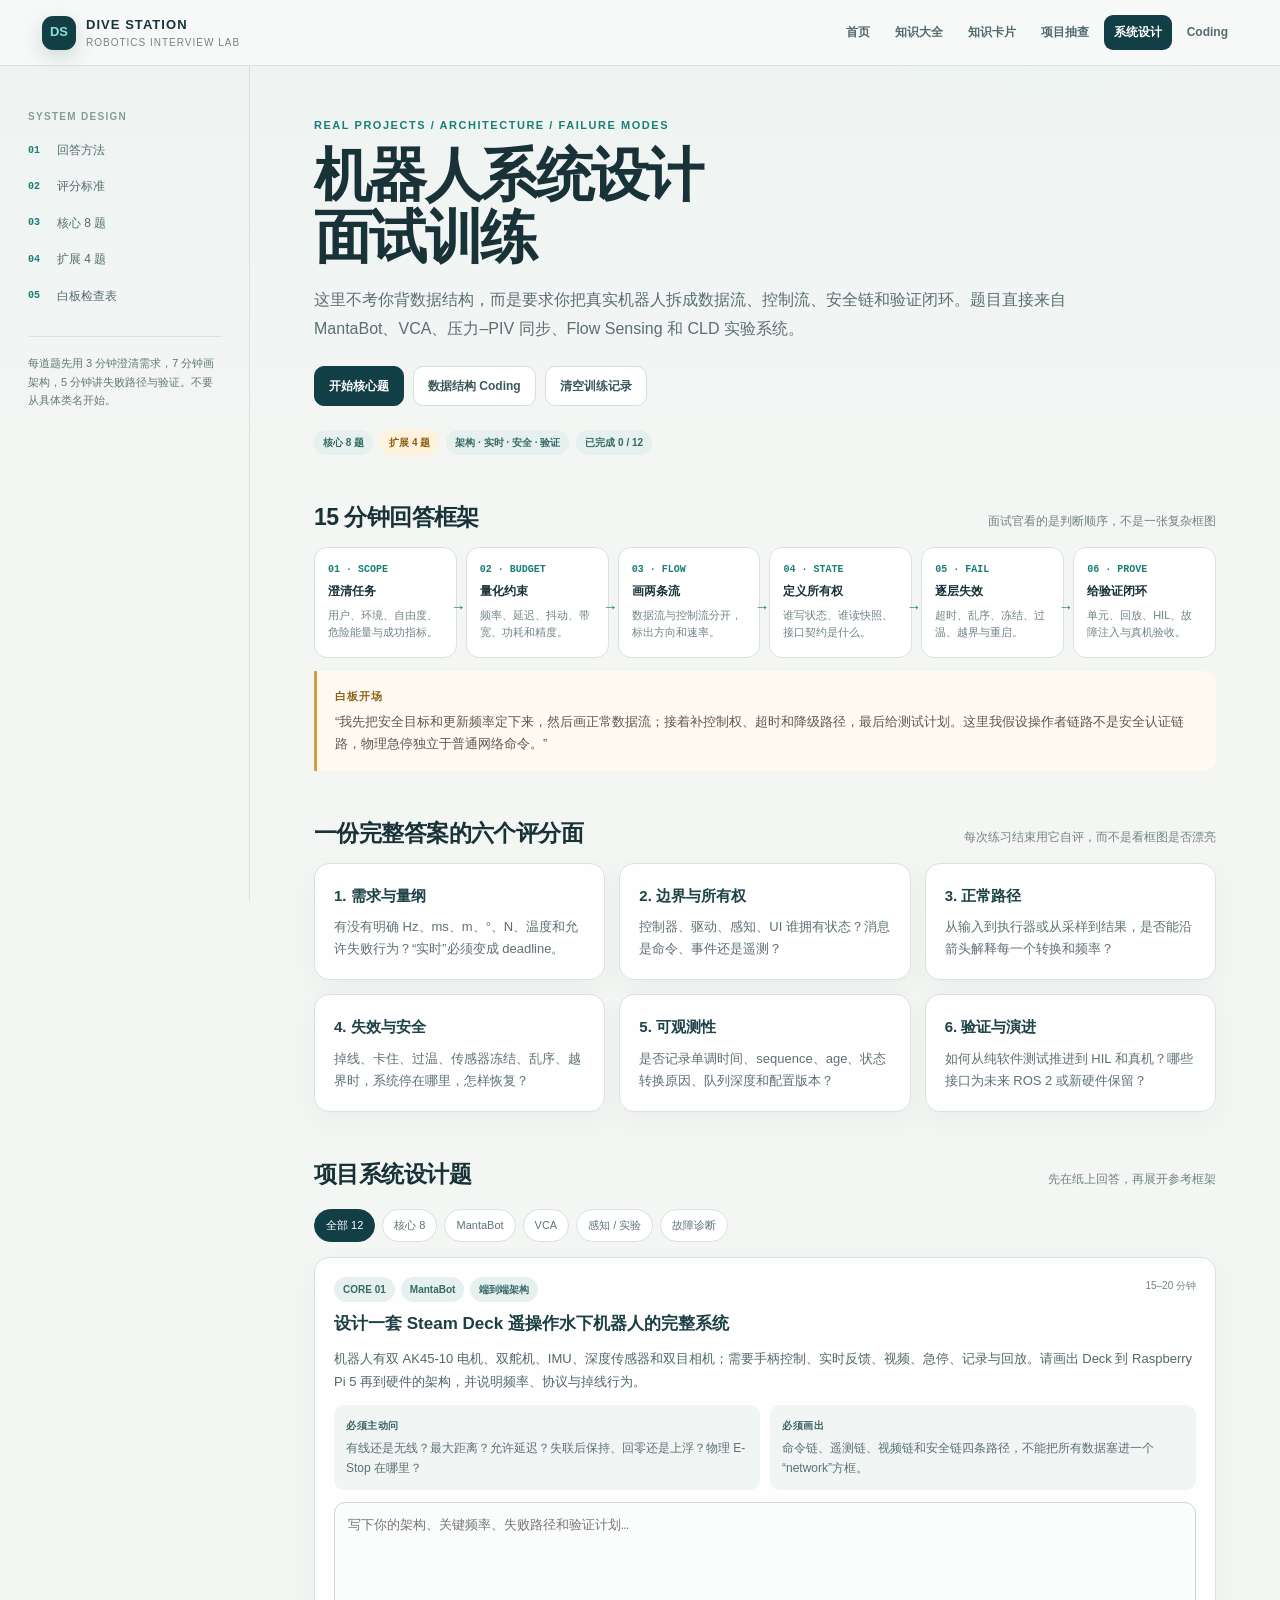
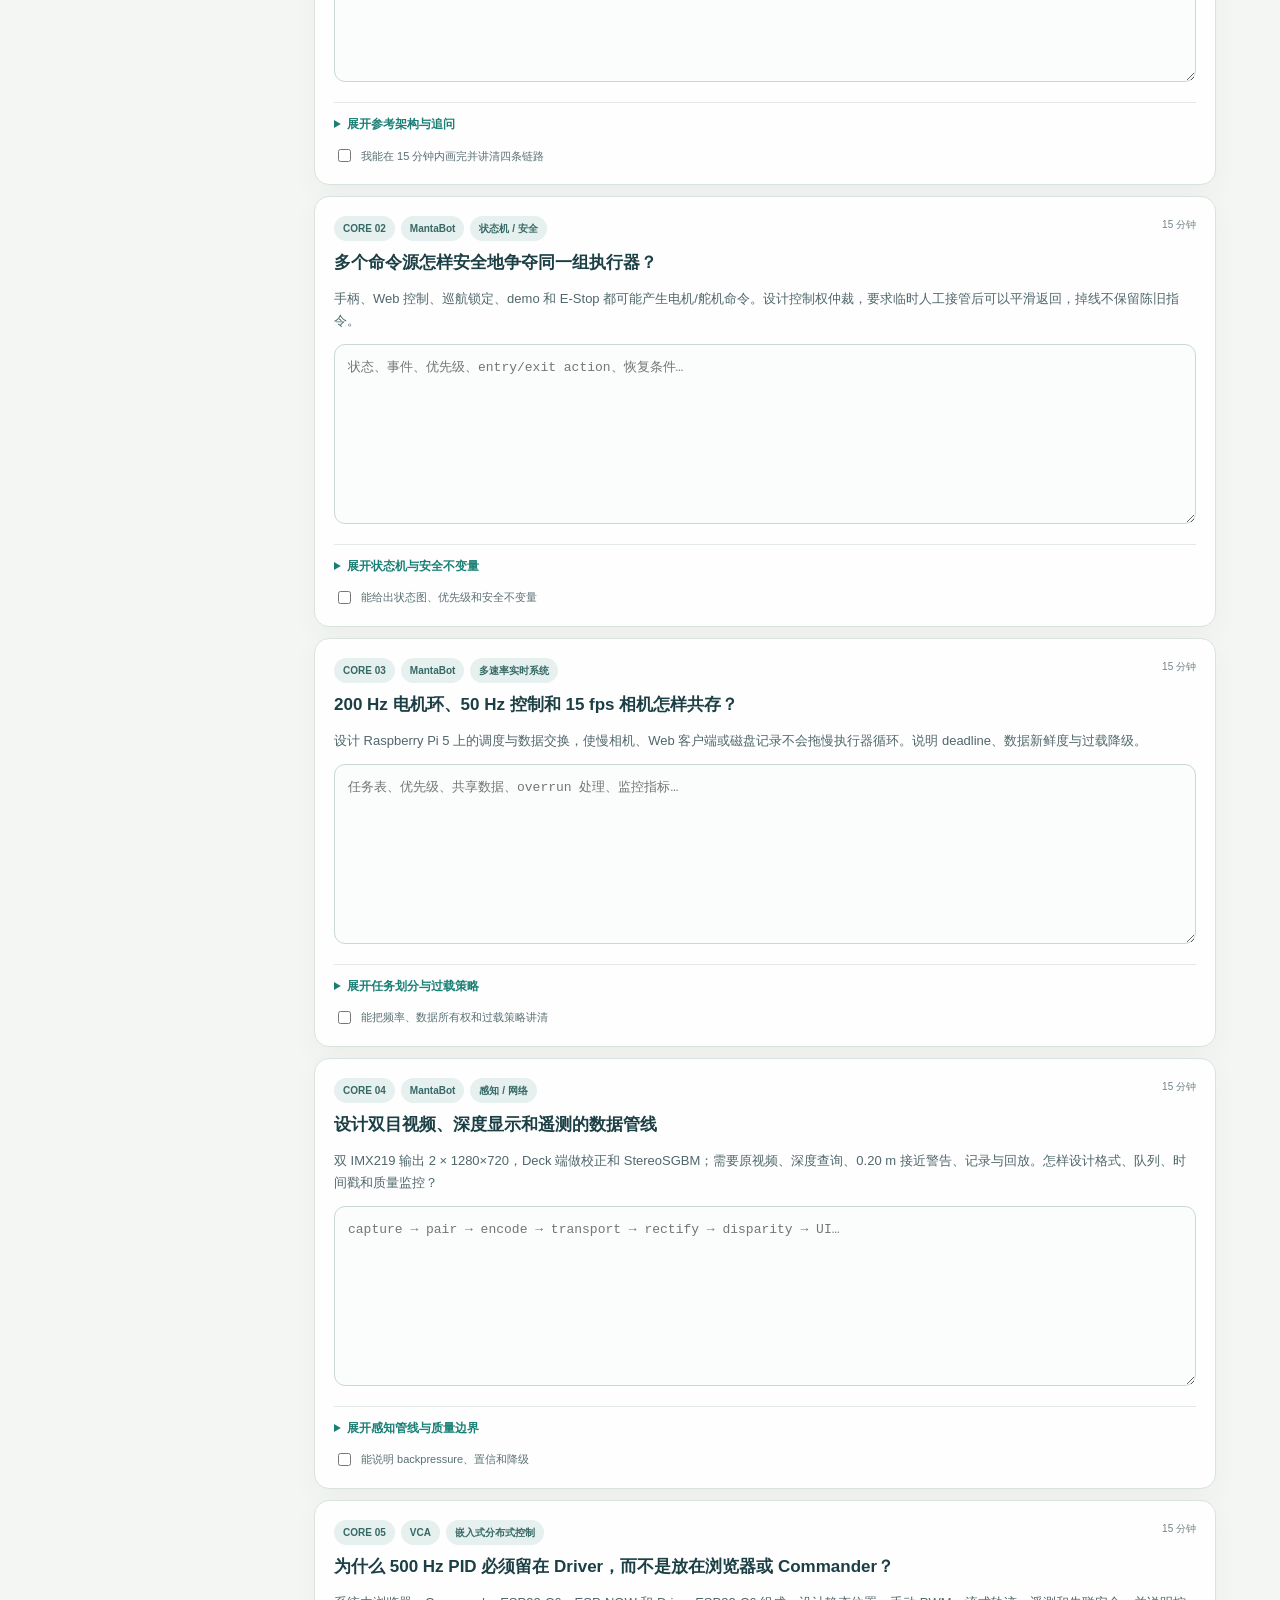
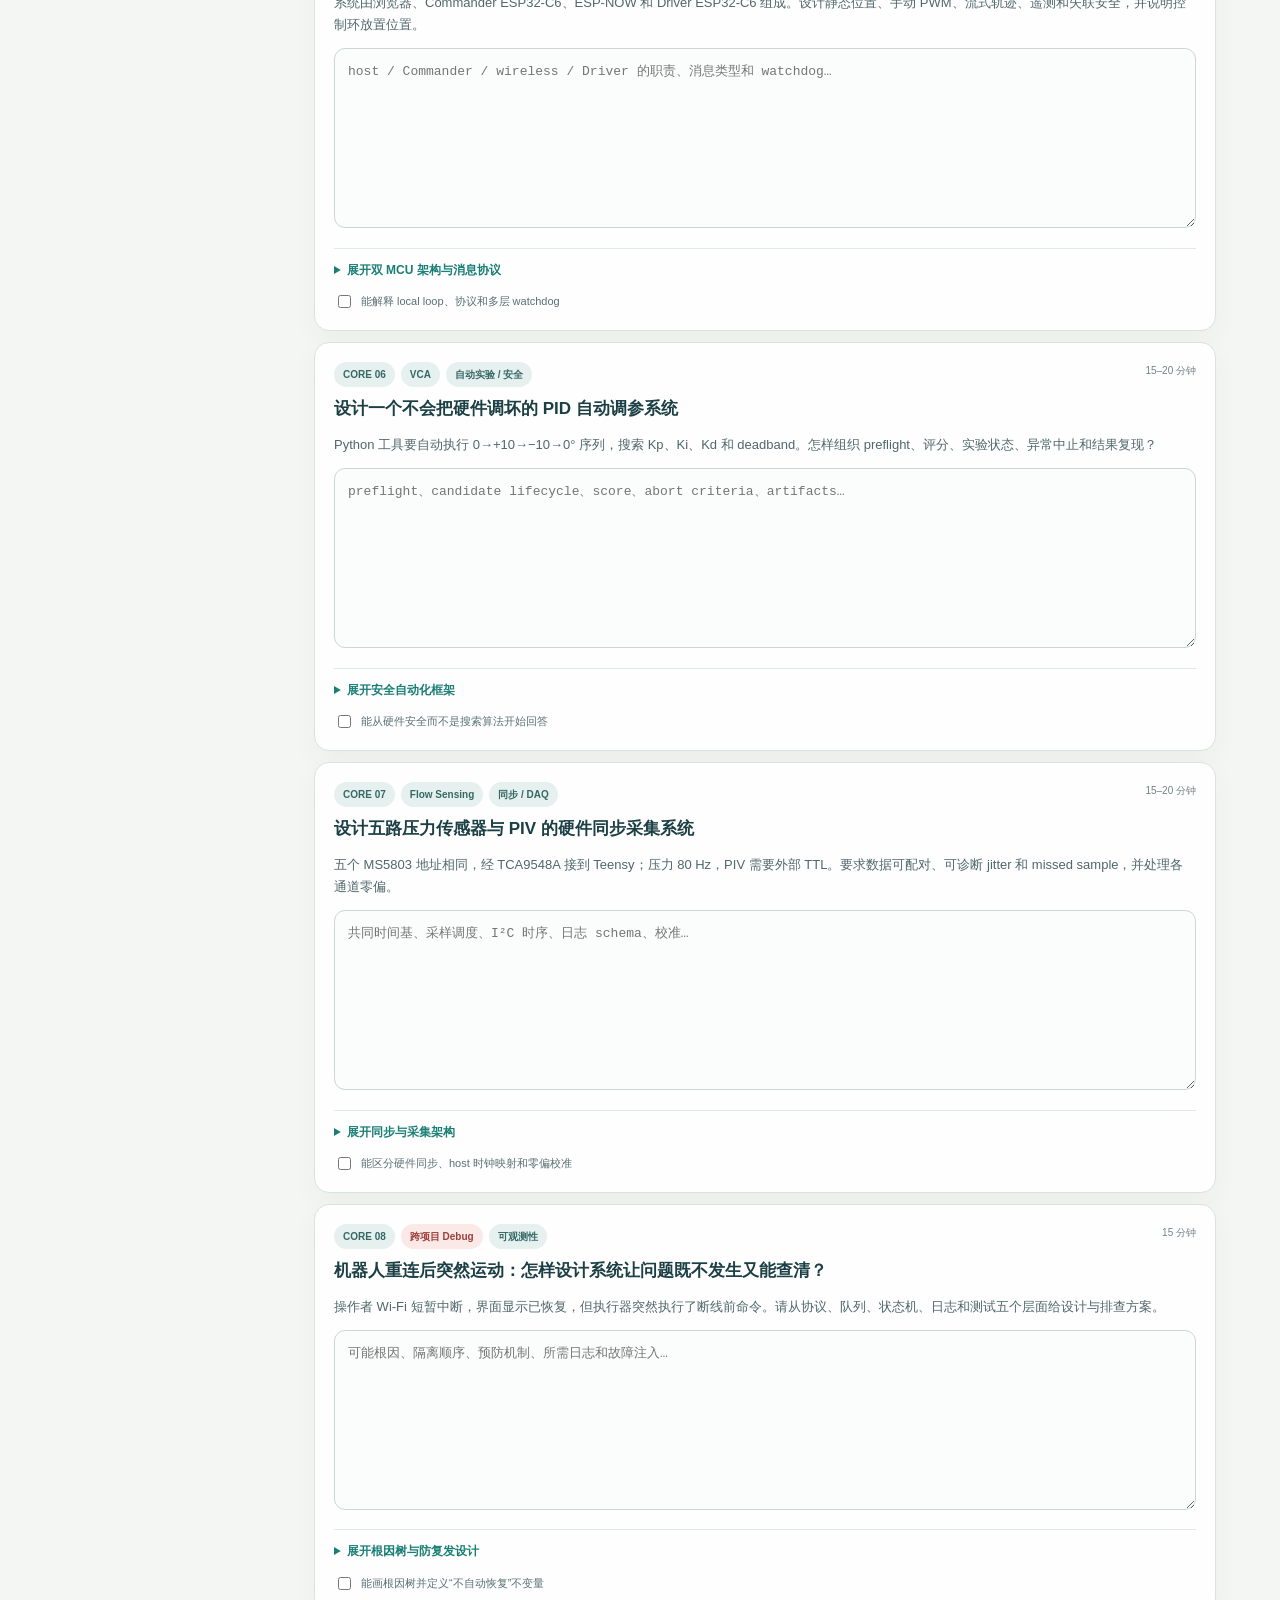
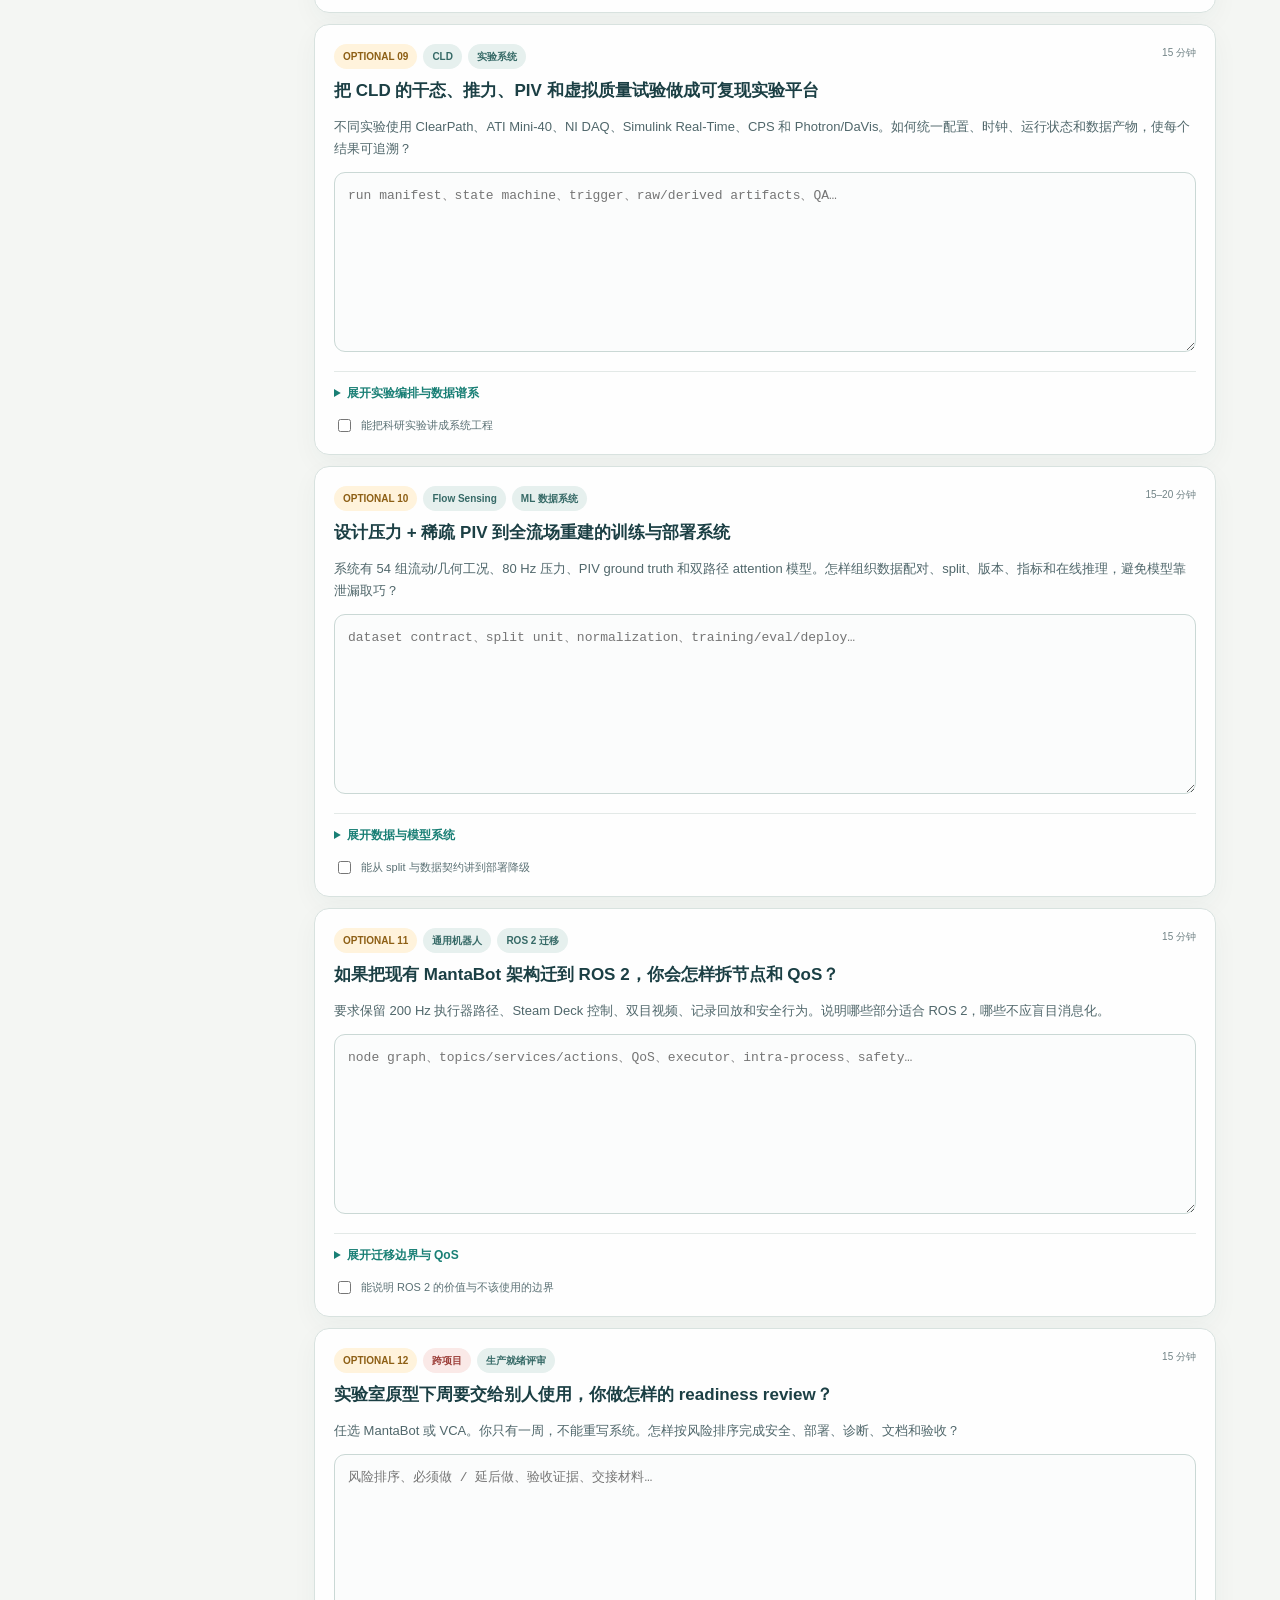
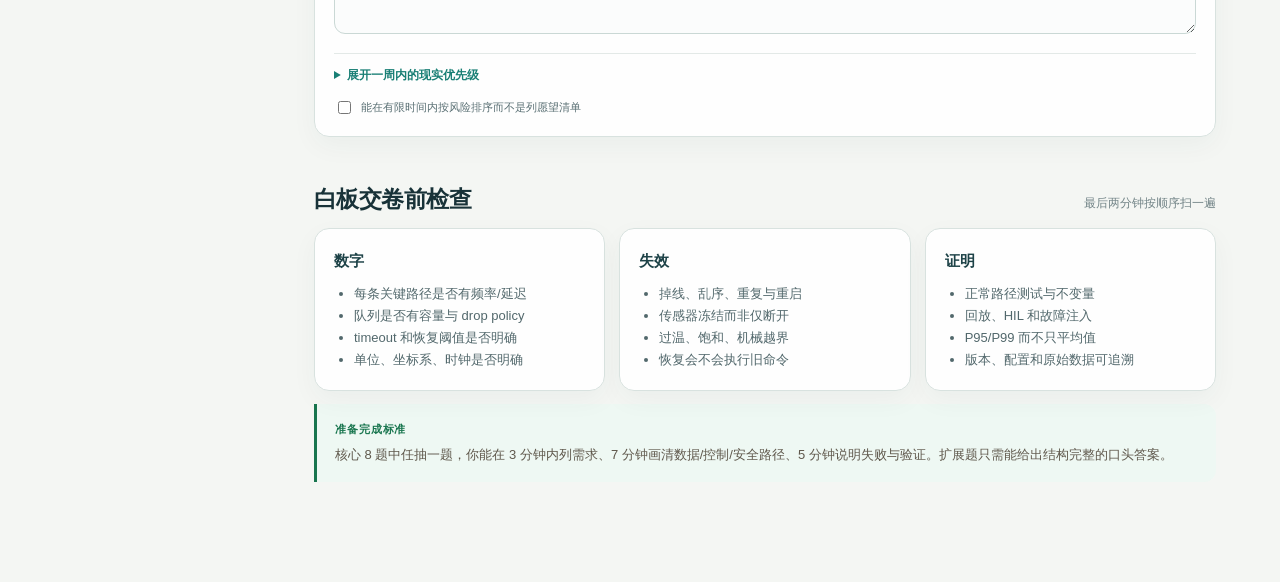
<file: system-design.html>
<!doctype html>
<html lang="zh-CN">
<head>
  <meta charset="utf-8">
  <meta name="viewport" content="width=device-width, initial-scale=1">
  <meta name="color-scheme" content="light">
  <title>机器人系统设计 · Dive Station</title>
  <meta name="description" content="基于 MantaBot、VCA、Flow Sensing 与 CLD 项目的机器人系统设计面试题。">
  <link rel="stylesheet" href="assets/guide.css">
</head>
<body>
  <header class="topbar">
    <a class="brand" href="index.html"><span class="brand-mark">DS</span><span><strong>DIVE STATION</strong><small>ROBOTICS INTERVIEW LAB</small></span></a>
    <nav class="topnav" aria-label="知识库主导航">
      <a href="index.html">首页</a><a href="handbook.html">知识大全</a><a href="index.html#cards">知识卡片</a><a href="projects.html">项目抽查</a><a href="system-design.html" aria-current="page">系统设计</a><a href="coding.html">Coding</a>
    </nav>
  </header>

  <div class="page-shell">
    <aside class="side" aria-label="本页目录">
      <div class="side-label">SYSTEM DESIGN</div>
      <a href="#method"><span>01</span>回答方法</a>
      <a href="#rubric"><span>02</span>评分标准</a>
      <a href="#questions"><span>03</span>核心 8 题</a>
      <a href="#questions"><span>04</span>扩展 4 题</a>
      <a href="#checklist"><span>05</span>白板检查表</a>
      <div class="side-note">每道题先用 3 分钟澄清需求，7 分钟画架构，5 分钟讲失败路径与验证。不要从具体类名开始。</div>
    </aside>

    <main>
      <div class="eyebrow">REAL PROJECTS / ARCHITECTURE / FAILURE MODES</div>
      <h1>机器人系统设计<br>面试训练</h1>
      <p class="lead">这里不考你背数据结构，而是要求你把真实机器人拆成数据流、控制流、安全链和验证闭环。题目直接来自 MantaBot、VCA、压力–PIV 同步、Flow Sensing 和 CLD 实验系统。</p>
      <div class="hero-actions"><a class="button primary" href="#questions">开始核心题</a><a class="button" href="coding.html">数据结构 Coding</a><button class="button" id="resetDesign" type="button">清空训练记录</button></div>
      <div class="status-row"><span class="tag">核心 8 题</span><span class="tag gold">扩展 4 题</span><span class="tag">架构 · 实时 · 安全 · 验证</span><span class="tag" id="designProgress">已完成 0 / 12</span></div>

      <section id="method">
        <div class="section-head"><h2>15 分钟回答框架</h2><p>面试官看的是判断顺序，不是一张复杂框图</p></div>
        <div class="pipeline" style="grid-template-columns:repeat(6,minmax(0,1fr))">
          <div class="step"><b>01 · SCOPE</b><strong>澄清任务</strong><p>用户、环境、自由度、危险能量与成功指标。</p></div>
          <div class="step"><b>02 · BUDGET</b><strong>量化约束</strong><p>频率、延迟、抖动、带宽、功耗和精度。</p></div>
          <div class="step"><b>03 · FLOW</b><strong>画两条流</strong><p>数据流与控制流分开，标出方向和速率。</p></div>
          <div class="step"><b>04 · STATE</b><strong>定义所有权</strong><p>谁写状态、谁读快照、接口契约是什么。</p></div>
          <div class="step"><b>05 · FAIL</b><strong>逐层失效</strong><p>超时、乱序、冻结、过温、越界与重启。</p></div>
          <div class="step"><b>06 · PROVE</b><strong>给验证闭环</strong><p>单元、回放、HIL、故障注入与真机验收。</p></div>
        </div>
        <div class="callout" style="margin-top:13px"><strong>白板开场</strong><p>“我先把安全目标和更新频率定下来，然后画正常数据流；接着补控制权、超时和降级路径，最后给测试计划。这里我假设操作者链路不是安全认证链路，物理急停独立于普通网络命令。”</p></div>
      </section>

      <section id="rubric">
        <div class="section-head"><h2>一份完整答案的六个评分面</h2><p>每次练习结束用它自评，而不是看框图是否漂亮</p></div>
        <div class="grid-3">
          <div class="card"><h3>1. 需求与量纲</h3><p>有没有明确 Hz、ms、m、°、N、温度和允许失败行为？“实时”必须变成 deadline。</p></div>
          <div class="card"><h3>2. 边界与所有权</h3><p>控制器、驱动、感知、UI 谁拥有状态？消息是命令、事件还是遥测？</p></div>
          <div class="card"><h3>3. 正常路径</h3><p>从输入到执行器或从采样到结果，是否能沿箭头解释每一个转换和频率？</p></div>
          <div class="card"><h3>4. 失效与安全</h3><p>掉线、卡住、过温、传感器冻结、乱序、越界时，系统停在哪里，怎样恢复？</p></div>
          <div class="card"><h3>5. 可观测性</h3><p>是否记录单调时间、sequence、age、状态转换原因、队列深度和配置版本？</p></div>
          <div class="card"><h3>6. 验证与演进</h3><p>如何从纯软件测试推进到 HIL 和真机？哪些接口为未来 ROS 2 或新硬件保留？</p></div>
        </div>
      </section>

      <section id="questions">
        <div class="section-head"><h2>项目系统设计题</h2><p>先在纸上回答，再展开参考框架</p></div>
        <div class="tabs" role="group" aria-label="系统设计题筛选">
          <button class="filter on" data-design-filter="all" type="button">全部 12</button>
          <button class="filter" data-design-filter="core" type="button">核心 8</button>
          <button class="filter" data-design-filter="mantabot" type="button">MantaBot</button>
          <button class="filter" data-design-filter="vca" type="button">VCA</button>
          <button class="filter" data-design-filter="sensing" type="button">感知 / 实验</button>
          <button class="filter" data-design-filter="debug" type="button">故障诊断</button>
        </div>

        <article class="card problem design-problem" data-id="maris-e2e" data-tags="core mantabot">
          <div class="problem-head"><div><div class="problem-meta"><span class="tag">CORE 01</span><span class="tag">MantaBot</span><span class="tag">端到端架构</span></div><h3>设计一套 Steam Deck 遥操作水下机器人的完整系统</h3></div><span class="q-priority">15–20 分钟</span></div>
          <p class="prompt">机器人有双 AK45-10 电机、双舵机、IMU、深度传感器和双目相机；需要手柄控制、实时反馈、视频、急停、记录与回放。请画出 Deck 到 Raspberry Pi 5 再到硬件的架构，并说明频率、协议与掉线行为。</p>
          <div class="knowledge-grid"><div class="knowledge"><b>必须主动问</b><p>有线还是无线？最大距离？允许延迟？失联后保持、回零还是上浮？物理 E-Stop 在哪里？</p></div><div class="knowledge"><b>必须画出</b><p>命令链、遥测链、视频链和安全链四条路径，不能把所有数据塞进一个“network”方框。</p></div></div>
          <textarea class="practice design-notes" spellcheck="false" placeholder="写下你的架构、关键频率、失败路径和验证计划…"></textarea>
          <details><summary>展开参考架构与追问</summary><div class="q-answer">
            <h4>需求预算</h4><p>Deck 输入与 UDP 命令 50 Hz；Pi supervisory control 50 Hz；双翼轨迹 200 Hz；IMU 100 Hz；深度 10 Hz；双相机目标 15 fps；WebSocket 遥测 10 Hz。控制链优先稳定低延迟，视频允许降级和丢帧。</p>
            <h4>组件与边界</h4><ul><li>Deck：evdev/gamepad → input mapper → 带 sequence、monotonic timestamp、source 的绝对命令包。</li><li>Pi 网络接收：只做验证和写入 command mailbox，不直接碰硬件。</li><li>50 Hz controller：控制权仲裁、armed/E-Stop、mixer、限幅和 setpoint 生成。</li><li>200 Hz motor loop：相位累加、左右镜像、MIT-mode CAN 编解码和机械限位。</li><li>独立 sensor/camera workers 写入带时间戳的 SharedState；遥测层读取一致快照。</li></ul>
            <h4>通信选择</h4><p>控制命令用 UDP，理由是新包比旧包重要，配 sequence、timestamp 和 500 ms watchdog；遥测用 WebSocket 方便浏览器/GUI；视频使用 latest-frame MJPEG 或低延迟 H.264，慢客户端不应积压历史帧。</p>
            <h4>失效路径</h4><p>UDP 超时清零输入并安全回零；所有 Web client 消失后控制源回到 none；相机失败不影响控制；CAN/传感器故障标记 invalid 并限制模式；物理 E-Stop 最高优先级。恢复时不得沿用旧命令，必须重新建立 source 和 armed 状态。</p>
            <h4>验证</h4><p>先回放命令测试状态机，再用虚拟 CAN/无负载执行器验证限幅；故障注入丢包、乱序、冻结相机、拔传感器、过温和进程退出；最后在固定夹具、浅水、目标 3 m 水深逐级验收。</p>
            <h4>面试官可能追问</h4><p>为什么不全部用 TCP？SharedState 怎样避免锁住控制循环？视频编码使 Pi 过热时怎样降级？</p>
          </div></details>
          <div class="check-row"><label class="done-check"><input type="checkbox"> 我能在 15 分钟内画完并讲清四条链路</label></div>
        </article>

        <article class="card problem design-problem" data-id="authority-safety" data-tags="core mantabot debug">
          <div class="problem-head"><div><div class="problem-meta"><span class="tag">CORE 02</span><span class="tag">MantaBot</span><span class="tag">状态机 / 安全</span></div><h3>多个命令源怎样安全地争夺同一组执行器？</h3></div><span class="q-priority">15 分钟</span></div>
          <p class="prompt">手柄、Web 控制、巡航锁定、demo 和 E-Stop 都可能产生电机/舵机命令。设计控制权仲裁，要求临时人工接管后可以平滑返回，掉线不保留陈旧指令。</p>
          <textarea class="practice design-notes" spellcheck="false" placeholder="状态、事件、优先级、entry/exit action、恢复条件…"></textarea>
          <details><summary>展开状态机与安全不变量</summary><div class="q-answer">
            <h4>先定义不变量</h4><ul><li>E-Stop 永远覆盖普通命令；disarmed 时电机不能产生运动。</li><li>同一时刻只有一个 actuator command owner。</li><li>source 切换先清空旧命令，再接受新 source 的新鲜数据。</li><li>任何自动恢复都不能绕过显式 re-arm。</li></ul>
            <h4>状态与事件</h4><p>顶层可用 DISARMED、MANUAL、CRUISE_LOCKED、OVERRIDE、RAMP_DOWN、ESTOP；事件包括 ARM、LOCK、STICK_OVERRIDE、RELEASE、LINK_TIMEOUT、DISARM、ESTOP、RESET。E-Stop 作为全局转换优先处理。</p>
            <h4>平滑接管</h4><p>锁定时保存 command snapshot；摇杆超过带 hysteresis 的阈值进入 OVERRIDE；释放后用 300 ms ramp 从最后人工命令回到 snapshot，避免 setpoint 跳变。解除巡航用更长 ramp 到安全中位。</p>
            <h4>实现边界</h4><p>状态转换逻辑和执行器输出分开；entry/exit action 可测试；最终命令经过统一 mechanical clamp、slew-rate 和 armed/E-Stop gate，不能让每个模式各自实现一套安全逻辑。</p>
            <h4>测试矩阵</h4><p>枚举 state × event；属性测试“ESTOP 后输出恒安全”；在 ramp 中途触发 E-Stop、掉线、重新连接和 source 切换；记录每次转换的 from/to/event/reason。</p>
          </div></details>
          <div class="check-row"><label class="done-check"><input type="checkbox"> 能给出状态图、优先级和安全不变量</label></div>
        </article>

        <article class="card problem design-problem" data-id="multirate" data-tags="core mantabot">
          <div class="problem-head"><div><div class="problem-meta"><span class="tag">CORE 03</span><span class="tag">MantaBot</span><span class="tag">多速率实时系统</span></div><h3>200 Hz 电机环、50 Hz 控制和 15 fps 相机怎样共存？</h3></div><span class="q-priority">15 分钟</span></div>
          <p class="prompt">设计 Raspberry Pi 5 上的调度与数据交换，使慢相机、Web 客户端或磁盘记录不会拖慢执行器循环。说明 deadline、数据新鲜度与过载降级。</p>
          <textarea class="practice design-notes" spellcheck="false" placeholder="任务表、优先级、共享数据、overrun 处理、监控指标…"></textarea>
          <details><summary>展开任务划分与过载策略</summary><div class="q-answer">
            <h4>任务划分</h4><p>电机轨迹 loop 200 Hz（5 ms 周期）和 supervisor 50 Hz（20 ms）独立；CAN receive、IMU、深度、相机、Web、记录分别为独立 worker。每个任务只做本频率需要的工作。</p>
            <h4>数据交换</h4><p>command mailbox / immutable snapshot 带 timestamp、sequence、valid；控制线程不等待相机、网络或磁盘。相机用 size 1 的 latest-frame queue；记录用有界队列，满时按策略丢低价值数据并上报 drop count。</p>
            <h4>调度与时间</h4><p>使用 monotonic clock 和 deadline-based sleep，测量实际 dt、execution time、jitter、deadline miss。不要只写 <code>sleep(0.005)</code> 并假设一定 200 Hz。控制热路径避免同步日志、大分配和阻塞 I/O。</p>
            <h4>降级顺序</h4><p>CPU/温度上升时先降相机编码与 Web 遥测，再暂停感知，最后才限制执行器频率或进入 E-Stop；降级要有 hysteresis，避免阈值附近反复切换。</p>
            <h4>容量验证</h4><p>压力测试多客户端、最大视频分辨率、记录开启与网络抖动；检查 200 Hz loop 的 P99 和最坏 overrun，而不只看平均 CPU。</p>
          </div></details>
          <div class="check-row"><label class="done-check"><input type="checkbox"> 能把频率、数据所有权和过载策略讲清</label></div>
        </article>

        <article class="card problem design-problem" data-id="video-telemetry" data-tags="core mantabot sensing">
          <div class="problem-head"><div><div class="problem-meta"><span class="tag">CORE 04</span><span class="tag">MantaBot</span><span class="tag">感知 / 网络</span></div><h3>设计双目视频、深度显示和遥测的数据管线</h3></div><span class="q-priority">15 分钟</span></div>
          <p class="prompt">双 IMX219 输出 2 × 1280×720，Deck 端做校正和 StereoSGBM；需要原视频、深度查询、0.20 m 接近警告、记录与回放。怎样设计格式、队列、时间戳和质量监控？</p>
          <textarea class="practice design-notes" spellcheck="false" placeholder="capture → pair → encode → transport → rectify → disparity → UI…"></textarea>
          <details><summary>展开感知管线与质量边界</summary><div class="q-answer">
            <h4>主路径</h4><p>Pi 采集左右图并形成带 frame_id、capture timestamp、尺寸和健康状态的 pair；只保留最新 pair，按需编码并传到 Deck。Deck 加载与当前分辨率匹配的 calibration，rectify → StereoSGBM fixed-point disparity → validity mask → Q reprojection → ROI 统计与 UI。</p>
            <h4>为什么 latest-frame</h4><p>操作者更需要最新画面而不是完整历史。队列积压会让画面“流畅但延迟越来越大”，比偶尔掉帧危险。记录支路可以有独立有界队列和明确 drop policy。</p>
            <h4>安全与置信</h4><p>接近警告至少要求中心 ROI 有 64 个有效像素；0.20 m 触发、0.25 m 解除形成 hysteresis。它只是操作者辅助，不作为自主避障安全认证输入。</p>
            <h4>必须监控</h4><p>capture/encode/decode fps、frame age、drop count、pair mismatch、disparity valid ratio、温度和 client lag。标定 RMS 0.246 px 与 0.146 px epipolar error 不等于 metric depth accuracy，另需已知距离靶验证。</p>
            <h4>降级</h4><p>先降低 fps/分辨率/编码工作量，再关闭深度计算保留原视频；如果 pair 不同步或 calibration 不匹配，标记 depth invalid，绝不显示看似合理的旧距离。</p>
          </div></details>
          <div class="check-row"><label class="done-check"><input type="checkbox"> 能说明 backpressure、置信和降级</label></div>
        </article>

        <article class="card problem design-problem" data-id="vca-controller" data-tags="core vca">
          <div class="problem-head"><div><div class="problem-meta"><span class="tag">CORE 05</span><span class="tag">VCA</span><span class="tag">嵌入式分布式控制</span></div><h3>为什么 500 Hz PID 必须留在 Driver，而不是放在浏览器或 Commander？</h3></div><span class="q-priority">15 分钟</span></div>
          <p class="prompt">系统由浏览器、Commander ESP32-C6、ESP-NOW 和 Driver ESP32-C6 组成。设计静态位置、手动 PWM、流式轨迹、遥测和失联安全，并说明控制环放置位置。</p>
          <textarea class="practice design-notes" spellcheck="false" placeholder="host / Commander / wireless / Driver 的职责、消息类型和 watchdog…"></textarea>
          <details><summary>展开双 MCU 架构与消息协议</summary><div class="q-answer">
            <h4>控制环位置</h4><p>AS5600L 读取、20 kHz PWM 和 500 Hz PID 都在 Driver 本地，避免浏览器、串口与 ESP-NOW 的非确定延迟进入反馈环。Commander 只负责 host gateway、命令转发、ACK 匹配和状态汇总。</p>
            <h4>消息分类</h4><p>区分 mode/setpoint/gain/stop/config 命令与 telemetry/status/ack；每包带 version、message_id、source、timestamp/age 和 checksum 或长度验证。STOP 有独立高优先级队列，不能排在普通 trajectory 后面。</p>
            <h4>模式语义</h4><p>MANUAL 直接命令有限幅 PWM；STATIC_PID 保持角度；TRACKING 接受 20 Hz 高层 setpoint，但 Driver 仍以 500 Hz 插值/执行反馈；模式切换清积分并做 bumpless transfer。</p>
            <h4>安全链</h4><p>输出低电平初始化；I²C encoder fault 立即 coast 并锁存；机械 ±45° 限位只禁止向外命令，允许向内恢复；浏览器、串口、无线分别有 watchdog；恢复通信后仍需显式 re-arm。</p>
            <h4>验证</h4><p>消息丢失/重复/乱序、队列塞满、Commander 重启、Driver 独立运行、encoder 拔出、limit boundary 和 mode mid-transition 全部做故障注入。</p>
          </div></details>
          <div class="check-row"><label class="done-check"><input type="checkbox"> 能解释 local loop、协议和多层 watchdog</label></div>
        </article>

        <article class="card problem design-problem" data-id="vca-autotune" data-tags="core vca debug">
          <div class="problem-head"><div><div class="problem-meta"><span class="tag">CORE 06</span><span class="tag">VCA</span><span class="tag">自动实验 / 安全</span></div><h3>设计一个不会把硬件调坏的 PID 自动调参系统</h3></div><span class="q-priority">15–20 分钟</span></div>
          <p class="prompt">Python 工具要自动执行 0→+10→−10→0° 序列，搜索 Kp、Ki、Kd 和 deadband。怎样组织 preflight、评分、实验状态、异常中止和结果复现？</p>
          <textarea class="practice design-notes" spellcheck="false" placeholder="preflight、candidate lifecycle、score、abort criteria、artifacts…"></textarea>
          <details><summary>展开安全自动化框架</summary><div class="q-answer">
            <h4>Preflight</h4><p>确认 encoder 方向、输出方向、零点、噪声、通信 age、温度、机械限位和 STOP 路径；用低幅值 polarity test，任何符号异常都不进入自动搜索。</p>
            <h4>候选生命周期</h4><p>ARM → apply gains → warmup → repeated step sequence → coast → cool/check → score → persist。每一步有 deadline 和可中断点；STOP 直接进入 coast，不等当前试验结束。</p>
            <h4>评分</h4><p>组合 ITAE、overshoot、settling time、steady-state error、limit-cycle amplitude 和 saturation penalty；所有分量归一化并保存原始指标，避免单个 composite score 隐藏危险行为。</p>
            <h4>Abort 条件</h4><p>角度越界、持续饱和、温度上限、encoder fault、通信超时、振荡幅值或速度超过阈值立即中止并锁存原因。失败候选也保存数据，但不能作为下一轮 seed。</p>
            <h4>复现</h4><p>保存固件 commit、配置、candidate ID、顺序、原始 50 Hz telemetry、环境/温度和 score 版本。已记录的 36 个候选、72 次序列和 38.5% cost reduction 应明确是该评分定义下的结果。</p>
          </div></details>
          <div class="check-row"><label class="done-check"><input type="checkbox"> 能从硬件安全而不是搜索算法开始回答</label></div>
        </article>

        <article class="card problem design-problem" data-id="piv-pressure-sync" data-tags="core sensing">
          <div class="problem-head"><div><div class="problem-meta"><span class="tag">CORE 07</span><span class="tag">Flow Sensing</span><span class="tag">同步 / DAQ</span></div><h3>设计五路压力传感器与 PIV 的硬件同步采集系统</h3></div><span class="q-priority">15–20 分钟</span></div>
          <p class="prompt">五个 MS5803 地址相同，经 TCA9548A 接到 Teensy；压力 80 Hz，PIV 需要外部 TTL。要求数据可配对、可诊断 jitter 和 missed sample，并处理各通道零偏。</p>
          <textarea class="practice design-notes" spellcheck="false" placeholder="共同时间基、采样调度、I²C 时序、日志 schema、校准…"></textarea>
          <details><summary>展开同步与采集架构</summary><div class="q-answer">
            <h4>硬件拓扑</h4><p>Teensy 通过 TCA9548A channel selection 驱动五个同地址 MS5803；400 kHz I²C。先跨五个通道启动压力转换，再读取结果，减少完全串行 conversion+read 带来的 channel skew。</p>
            <h4>共同时间基</h4><p>同一个 Teensy microsecond clock 产生 1 ms、3.3 V TTL 上升沿并调度压力采样；TTL edge 定义双方 t=0。第一压力样本在已知 12.5 ms 后产生，之后固定 12.5 ms 间隔。不要用键盘开始时间或 USB 接收时间做对齐。</p>
            <h4>数据契约</h4><p>每行包含 run_id、sequence、channel、raw/calibrated pressure、Teensy timestamp、TTL-relative time、scheduled time、jitter、missed count 和 sensor status；host epoch 映射只是跨设备日志辅助，不替代电气 TTL。</p>
            <h4>校准</h4><p>每通道先做 zero-flow baseline，计算 Δpᵢ(t)=pᵢ(t)−mean baselineᵢ；若关注差压，可再做 reference/common-mode subtraction，但必须保留原始值和方法版本。</p>
            <h4>验证</h4><p>示波器同时看 TTL 和采样标志；测 channel skew、周期 jitter、长时间漂移和 missed sample；拔掉单个传感器时其他通道仍应记录并标记局部故障。</p>
          </div></details>
          <div class="check-row"><label class="done-check"><input type="checkbox"> 能区分硬件同步、host 时钟映射和零偏校准</label></div>
        </article>

        <article class="card problem design-problem" data-id="robot-observability" data-tags="core debug mantabot vca">
          <div class="problem-head"><div><div class="problem-meta"><span class="tag">CORE 08</span><span class="tag red">跨项目 Debug</span><span class="tag">可观测性</span></div><h3>机器人重连后突然运动：怎样设计系统让问题既不发生又能查清？</h3></div><span class="q-priority">15 分钟</span></div>
          <p class="prompt">操作者 Wi‑Fi 短暂中断，界面显示已恢复，但执行器突然执行了断线前命令。请从协议、队列、状态机、日志和测试五个层面给设计与排查方案。</p>
          <textarea class="practice design-notes" spellcheck="false" placeholder="可能根因、隔离顺序、预防机制、所需日志和故障注入…"></textarea>
          <details><summary>展开根因树与防复发设计</summary><div class="q-answer">
            <h4>可能根因</h4><ul><li>可靠队列在重连后补发旧增量命令；或 consumer 积压后继续消费。</li><li>只检查 connection alive，没有检查 command timestamp/sequence。</li><li>source 切换未清 mailbox；cruise snapshot 或积分器仍保留。</li><li>发送端重启导致 sequence 归零，接收端错误接受。</li><li>UI 显示的是 socket 状态，不是 actuator authority/armed 状态。</li></ul>
            <h4>预防</h4><p>命令用绝对 setpoint + session_id + monotonic age + sequence；有界 latest-command mailbox；超时立即 revoke authority、清命令并进入安全态；重连只建立通信，不自动恢复 armed；新 session 需要 handshake 和显式 re-arm。</p>
            <h4>排查顺序</h4><p>先用执行器日志确定实际 command_id/source/session，再向上追接收、网络和发送；不要从 UI 猜。比较 capture time、receive time、apply time 和 state transition reason。</p>
            <h4>日志</h4><p>统一记录 session_id、seq、command timestamp、receive/apply age、queue depth、drop count、owner、armed、state from/to/reason，以及最终限幅后的 actuator command。</p>
            <h4>测试</h4><p>在每个状态下注入断网 100 ms/1 s/5 s、乱序、重复、发送端/接收端单独重启、队列满和时钟异常；不变量是“没有新 session 的显式 arm，输出不得恢复”。</p>
          </div></details>
          <div class="check-row"><label class="done-check"><input type="checkbox"> 能画根因树并定义“不自动恢复”不变量</label></div>
        </article>

        <article class="card problem design-problem" data-id="cld-experiment" data-tags="optional sensing">
          <div class="problem-head"><div><div class="problem-meta"><span class="tag gold">OPTIONAL 09</span><span class="tag">CLD</span><span class="tag">实验系统</span></div><h3>把 CLD 的干态、推力、PIV 和虚拟质量试验做成可复现实验平台</h3></div><span class="q-priority">15 分钟</span></div>
          <p class="prompt">不同实验使用 ClearPath、ATI Mini-40、NI DAQ、Simulink Real-Time、CPS 和 Photron/DaVis。如何统一配置、时钟、运行状态和数据产物，使每个结果可追溯？</p>
          <textarea class="practice design-notes" spellcheck="false" placeholder="run manifest、state machine、trigger、raw/derived artifacts、QA…"></textarea>
          <details><summary>展开实验编排与数据谱系</summary><div class="q-answer">
            <h4>统一 run manifest</h4><p>run_id、UTC/monotonic start、operator、specimen/configuration、CLD coverage、材料批次、频率、振幅、U、St、采样率、设备 serial、calibration version、软件 commit 和环境条件。</p>
            <h4>实验状态机</h4><p>CONFIGURED → ZEROING → ARMED → WARMUP → RECORDING → COOLDOWN → VALIDATING → COMPLETE/FAILED；只有 RECORDING 窗口进入正式分析，失败保留原因和部分数据。</p>
            <h4>时钟与触发</h4><p>DAQ/控制命令/力数据尽量同一硬件时钟；PIV 用明确触发与 phase index；保存原始时间戳和 trigger log，不在采集时只保存相位平均结果。</p>
            <h4>数据层</h4><p>raw immutable、calibrated、cycle/phase averaged、figure-ready 分层；每层记录生成脚本、参数和上游 hash。K*/thrust/efficiency/acceleration 都能回到原始 run。</p>
            <h4>自动 QA</h4><p>零点漂移、饱和、周期数、频率误差、缺样、PIV valid vector ratio、稳态窗口和重复间差异；不合格 run 标记 excluded + reason，而不是静默删除。</p>
          </div></details>
          <div class="check-row"><label class="done-check"><input type="checkbox"> 能把科研实验讲成系统工程</label></div>
        </article>

        <article class="card problem design-problem" data-id="flow-ml-system" data-tags="optional sensing">
          <div class="problem-head"><div><div class="problem-meta"><span class="tag gold">OPTIONAL 10</span><span class="tag">Flow Sensing</span><span class="tag">ML 数据系统</span></div><h3>设计压力 + 稀疏 PIV 到全流场重建的训练与部署系统</h3></div><span class="q-priority">15–20 分钟</span></div>
          <p class="prompt">系统有 54 组流动/几何工况、80 Hz 压力、PIV ground truth 和双路径 attention 模型。怎样组织数据配对、split、版本、指标和在线推理，避免模型靠泄漏取巧？</p>
          <textarea class="practice design-notes" spellcheck="false" placeholder="dataset contract、split unit、normalization、training/eval/deploy…"></textarea>
          <details><summary>展开数据与模型系统</summary><div class="q-answer">
            <h4>数据契约</h4><p>以 case/run 为一级实体，保存 geometry、St、spacing、trigger、sensor calibration、pressure window、sparse PIV patch、full-field target、mask、units 和 coordinate transform；配对基于 TTL-relative time。</p>
            <h4>Split</h4><p>按 case/geometry 拆 train/val/test，不能随机拆相邻 frame；同一周期或同一试验的高度相关样本不得跨 split。phase 若部署时不可得，不能作为 oracle input。</p>
            <h4>预处理</h4><p>normalization 统计只从 train 拟合；每通道零偏/缺失 mask 显式保存；转换版本与原始数据 hash 绑定。数据增强必须保持物理坐标和向量符号一致。</p>
            <h4>指标</h4><p>不能只用被自由来流像素主导的全场 MSE；同时报告 vorticity SSIM、gradient、peak vorticity、vortex core detection、按 case 泛化和 uncertainty calibration。</p>
            <h4>部署</h4><p>在线输入带 freshness 和 missing mask；超出训练分布或 ensemble uncertainty 过高时输出 invalid/降级，而不是强行给漂亮流场。记录 model/data/config version 支持回放。</p>
          </div></details>
          <div class="check-row"><label class="done-check"><input type="checkbox"> 能从 split 与数据契约讲到部署降级</label></div>
        </article>

        <article class="card problem design-problem" data-id="ros2-migration" data-tags="optional mantabot vca">
          <div class="problem-head"><div><div class="problem-meta"><span class="tag gold">OPTIONAL 11</span><span class="tag">通用机器人</span><span class="tag">ROS 2 迁移</span></div><h3>如果把现有 MantaBot 架构迁到 ROS 2，你会怎样拆节点和 QoS？</h3></div><span class="q-priority">15 分钟</span></div>
          <p class="prompt">要求保留 200 Hz 执行器路径、Steam Deck 控制、双目视频、记录回放和安全行为。说明哪些部分适合 ROS 2，哪些不应盲目消息化。</p>
          <textarea class="practice design-notes" spellcheck="false" placeholder="node graph、topics/services/actions、QoS、executor、intra-process、safety…"></textarea>
          <details><summary>展开迁移边界与 QoS</summary><div class="q-answer">
            <h4>节点建议</h4><p>teleop_gateway、supervisor/state_machine、motor_driver、sensor drivers、stereo_camera、depth_processor、telemetry/recorder、health_monitor。200 Hz trajectory 与 CAN driver 可同进程/组件甚至保留内部直接接口，避免为了“全 ROS”增加序列化和调度抖动。</p>
            <h4>接口</h4><p>连续 sensor/state 用 topics；短配置/zero/status query 用 services；长标定或实验流程用 actions。E-Stop 不能只做可能排队的普通 action，应有独立硬件/driver gate。</p>
            <h4>QoS</h4><p>camera/高频 telemetry 采用 best-effort、small depth、keep last；低频配置与状态转换用 reliable；需要晚加入者获知的静态配置可 transient local。deadline/liveliness 用于健康契约，但不替代 actuator watchdog。</p>
            <h4>执行模型</h4><p>控制 callback 与图像/日志分 callback group/executor；耗时回调不与控制共享单线程 executor；使用 intra-process/loaned message 时仍检查生命周期和数据所有权。</p>
            <h4>迁移策略</h4><p>先包裹现有稳定 driver 和协议，通过桥接保持行为；用记录回放对比旧/新输出；性能验收看 P99 loop jitter、端到端 age 和故障行为，不以“topic 能看到”为完成。</p>
          </div></details>
          <div class="check-row"><label class="done-check"><input type="checkbox"> 能说明 ROS 2 的价值与不该使用的边界</label></div>
        </article>

        <article class="card problem design-problem" data-id="production-readiness" data-tags="optional debug">
          <div class="problem-head"><div><div class="problem-meta"><span class="tag gold">OPTIONAL 12</span><span class="tag red">跨项目</span><span class="tag">生产就绪评审</span></div><h3>实验室原型下周要交给别人使用，你做怎样的 readiness review？</h3></div><span class="q-priority">15 分钟</span></div>
          <p class="prompt">任选 MantaBot 或 VCA。你只有一周，不能重写系统。怎样按风险排序完成安全、部署、诊断、文档和验收？</p>
          <textarea class="practice design-notes" spellcheck="false" placeholder="风险排序、必须做 / 延后做、验收证据、交接材料…"></textarea>
          <details><summary>展开一周内的现实优先级</summary><div class="q-answer">
            <h4>P0：伤害与硬件风险</h4><p>验证物理 E-Stop、上电默认安全、机械限位、过流/过温、失联停机和恢复不自动动作；写出明确禁用条件与 preflight checklist。</p>
            <h4>P1：可重复启动</h4><p>固定依赖与配置、systemd/启动脚本、设备权限、配置校验、版本显示和一键安全关机；在冷启动、断电和部分设备缺失情况下测试。</p>
            <h4>P1：可诊断</h4><p>健康页显示每个线程/设备的 status、age、rate、last error、queue depth；日志带 run/session/config/commit，提供最近故障导出。</p>
            <h4>P2：操作与数据</h4><p>最小操作手册、状态含义、允许动作、故障恢复、数据目录与命名；录制/回放一条 golden run 作为验收基线。</p>
            <h4>明确延后</h4><p>UI 美化、大规模重构、新功能和未经验证的自动恢复。评审输出 risk register：severity × likelihood × detectability、owner、mitigation 和验收证据。</p>
          </div></details>
          <div class="check-row"><label class="done-check"><input type="checkbox"> 能在有限时间内按风险排序而不是列愿望清单</label></div>
        </article>

        <div class="empty" id="designEmpty">当前筛选下没有题目。</div>
      </section>

      <section id="checklist">
        <div class="section-head"><h2>白板交卷前检查</h2><p>最后两分钟按顺序扫一遍</p></div>
        <div class="grid-3">
          <div class="card"><h3>数字</h3><ul><li>每条关键路径是否有频率/延迟</li><li>队列是否有容量与 drop policy</li><li>timeout 和恢复阈值是否明确</li><li>单位、坐标系、时钟是否明确</li></ul></div>
          <div class="card"><h3>失效</h3><ul><li>掉线、乱序、重复与重启</li><li>传感器冻结而非仅断开</li><li>过温、饱和、机械越界</li><li>恢复会不会执行旧命令</li></ul></div>
          <div class="card"><h3>证明</h3><ul><li>正常路径测试与不变量</li><li>回放、HIL 和故障注入</li><li>P95/P99 而不只平均值</li><li>版本、配置和原始数据可追溯</li></ul></div>
        </div>
        <div class="callout success" style="margin-top:13px"><strong>准备完成标准</strong><p>核心 8 题中任抽一题，你能在 3 分钟内列需求、7 分钟画清数据/控制/安全路径、5 分钟说明失败与验证。扩展题只需能给出结构完整的口头答案。</p></div>
      </section>
    </main>
  </div>

  <script>
  (() => {
    const KEY = "divestation_system_design_v1";
    let state = { done: {}, notes: {} };
    try { state = { ...state, ...JSON.parse(localStorage.getItem(KEY) || "{}") }; } catch (_) {}
    const save = () => localStorage.setItem(KEY, JSON.stringify(state));
    const cards = [...document.querySelectorAll(".design-problem")];

    function updateProgress() {
      const count = cards.filter(card => state.done[card.dataset.id]).length;
      document.getElementById("designProgress").textContent = `已完成 ${count} / ${cards.length}`;
    }

    cards.forEach(card => {
      const id = card.dataset.id;
      const notes = card.querySelector(".design-notes");
      const checkbox = card.querySelector('input[type="checkbox"]');
      notes.value = state.notes[id] || "";
      checkbox.checked = Boolean(state.done[id]);
      card.classList.toggle("is-done", checkbox.checked);
      notes.addEventListener("input", () => { state.notes[id] = notes.value; save(); });
      checkbox.addEventListener("change", () => {
        if (checkbox.checked) state.done[id] = true; else delete state.done[id];
        card.classList.toggle("is-done", checkbox.checked);
        save(); updateProgress();
      });
    });

    document.querySelectorAll("[data-design-filter]").forEach(button => button.addEventListener("click", () => {
      document.querySelectorAll("[data-design-filter]").forEach(x => x.classList.remove("on"));
      button.classList.add("on");
      const filter = button.dataset.designFilter;
      let visible = 0;
      cards.forEach(card => {
        const show = filter === "all" || card.dataset.tags.split(" ").includes(filter);
        card.classList.toggle("hidden", !show);
        if (show) visible += 1;
      });
      document.getElementById("designEmpty").style.display = visible ? "none" : "block";
    }));

    document.getElementById("resetDesign").addEventListener("click", () => {
      if (!confirm("清空所有系统设计题的完成状态和草稿？")) return;
      localStorage.removeItem(KEY);
      state = { done: {}, notes: {} };
      cards.forEach(card => {
        card.classList.remove("is-done");
        card.querySelector(".design-notes").value = "";
        card.querySelector('input[type="checkbox"]').checked = false;
      });
      updateProgress();
    });
    updateProgress();
  })();
  </script>
</body>
</html>
</file>
<file: assets/guide.css>
:root {
  --bg: #f4f6f3;
  --surface: #ffffff;
  --surface-soft: #edf3f1;
  --ink: #183238;
  --muted: #63777b;
  --line: #d8e2df;
  --brand: #123f45;
  --brand-2: #197f75;
  --accent: #d69d3c;
  --danger: #b34a43;
  --success: #18754e;
  --shadow: 0 16px 42px rgba(25, 60, 64, 0.08);
}

* { box-sizing: border-box; }
html { scroll-behavior: smooth; }
body {
  margin: 0;
  color: var(--ink);
  background:
    radial-gradient(circle at 82% -5%, rgba(65, 173, 158, 0.17), transparent 28rem),
    linear-gradient(180deg, #eef4f3 0, var(--bg) 33rem);
  font: 15px/1.7 -apple-system, BlinkMacSystemFont, "Segoe UI", "PingFang SC", "Microsoft YaHei", sans-serif;
}

a { color: inherit; }
button, input, textarea { font: inherit; }
button { color: inherit; }
a:focus-visible, button:focus-visible, summary:focus-visible, input:focus-visible, textarea:focus-visible {
  outline: 3px solid rgba(25, 127, 117, 0.28);
  outline-offset: 3px;
}
code, pre { font-family: ui-monospace, SFMono-Regular, Menlo, Consolas, monospace; }
code {
  border: 1px solid #d7e2df;
  border-radius: 5px;
  background: #edf4f2;
  padding: 1px 5px;
  color: #176b64;
  font-size: 0.88em;
}
pre {
  overflow: auto;
  margin: 12px 0 0;
  border: 1px solid #d7e1df;
  border-radius: 12px;
  background: #112d32;
  color: #e9f3f1;
  padding: 16px;
  line-height: 1.55;
  tab-size: 4;
}
pre code { border: 0; background: transparent; color: inherit; padding: 0; }

.topbar {
  position: sticky;
  top: 0;
  z-index: 50;
  min-height: 66px;
  display: flex;
  align-items: center;
  gap: 18px;
  padding: 10px clamp(16px, 4vw, 42px);
  border-bottom: 1px solid rgba(25, 64, 68, 0.12);
  background: rgba(248, 250, 249, 0.91);
  backdrop-filter: blur(18px);
}
.brand {
  display: flex;
  align-items: center;
  gap: 10px;
  text-decoration: none;
  white-space: nowrap;
}
.brand-mark {
  width: 34px;
  height: 34px;
  display: grid;
  place-items: center;
  border-radius: 11px;
  background: var(--brand);
  color: #8de1d3;
  font-size: 13px;
  font-weight: 800;
  box-shadow: 0 7px 20px rgba(18, 63, 69, 0.18);
}
.brand strong { display: block; font-size: 13px; letter-spacing: 0.08em; }
.brand small { display: block; margin-top: -3px; color: #718488; font-size: 10px; letter-spacing: 0.1em; }
.topnav { display: flex; align-items: center; gap: 5px; margin-left: auto; }
.topnav a {
  border-radius: 9px;
  padding: 7px 10px;
  color: #536a6f;
  text-decoration: none;
  font-size: 12px;
  font-weight: 650;
}
.topnav a:hover, .topnav a[aria-current="page"] { background: var(--brand); color: white; }

.page-shell { max-width: 1460px; margin: 0 auto; display: grid; grid-template-columns: 250px minmax(0, 1fr); }
.side {
  position: sticky;
  top: 66px;
  height: calc(100vh - 66px);
  align-self: start;
  overflow: auto;
  border-right: 1px solid rgba(25, 64, 68, 0.12);
  padding: 28px 18px 38px;
}
.side-label { margin: 14px 10px 7px; color: #89999b; font-size: 10px; font-weight: 800; letter-spacing: 0.13em; }
.side a {
  display: flex;
  align-items: center;
  gap: 9px;
  border-radius: 9px;
  padding: 8px 10px;
  color: #546c70;
  text-decoration: none;
  font-size: 12px;
}
.side a:hover { background: rgba(18, 63, 69, 0.06); color: var(--brand); }
.side a span { width: 20px; color: var(--brand-2); font: 700 10px ui-monospace, monospace; }
.side-note { margin: 22px 10px 0; border-top: 1px solid var(--line); padding-top: 17px; color: var(--muted); font-size: 11px; }

main { min-width: 0; width: 100%; max-width: 1120px; padding: 50px clamp(22px, 5vw, 76px) 100px; }
.eyebrow { margin-bottom: 9px; color: var(--brand-2); font-size: 11px; font-weight: 800; letter-spacing: 0.14em; }
h1 { max-width: 900px; margin: 0; font-size: clamp(32px, 5vw, 58px); line-height: 1.08; letter-spacing: -0.045em; }
.lead { max-width: 820px; margin: 17px 0 0; color: #596f73; font-size: 16px; line-height: 1.8; }
.hero-actions { display: flex; flex-wrap: wrap; gap: 9px; margin-top: 22px; }
.button {
  display: inline-flex;
  align-items: center;
  justify-content: center;
  gap: 7px;
  border: 1px solid #d5dfdd;
  border-radius: 10px;
  background: white;
  padding: 9px 14px;
  color: #3c585d;
  text-decoration: none;
  font-size: 12px;
  font-weight: 750;
  cursor: pointer;
}
.button.primary { border-color: var(--brand); background: var(--brand); color: white; }
.button:hover { border-color: #77aaa4; transform: translateY(-1px); }
.status-row { display: flex; flex-wrap: wrap; gap: 7px; margin-top: 24px; }
.tag {
  display: inline-flex;
  align-items: center;
  gap: 5px;
  border-radius: 999px;
  background: #e6f0ee;
  padding: 4px 9px;
  color: #356966;
  font-size: 10px;
  font-weight: 750;
}
.tag.gold { background: #fff3dc; color: #8d5f15; }
.tag.red { background: #fae9e7; color: #9d403b; }

section { scroll-margin-top: 88px; margin-top: 48px; }
.section-head { display: flex; align-items: end; justify-content: space-between; gap: 18px; margin-bottom: 15px; }
.section-head h2 { margin: 0; font-size: 23px; line-height: 1.25; letter-spacing: -0.025em; }
.section-head p { max-width: 510px; margin: 0; color: #718386; font-size: 12px; text-align: right; }
.grid-2, .grid-3, .grid-4 { display: grid; gap: 14px; }
.grid-2 { grid-template-columns: repeat(2, minmax(0, 1fr)); }
.grid-3 { grid-template-columns: repeat(3, minmax(0, 1fr)); }
.grid-4 { grid-template-columns: repeat(4, minmax(0, 1fr)); }
.card {
  border: 1px solid var(--line);
  border-radius: 15px;
  background: rgba(255, 255, 255, 0.91);
  padding: 19px;
  box-shadow: 0 9px 27px rgba(34, 67, 69, 0.045);
}
.card h3 { margin: 0 0 8px; color: #1d4247; font-size: 15px; }
.card p { margin: 0; color: #5d7175; font-size: 13px; }
.card ul, .card ol { margin: 9px 0 0; padding-left: 20px; color: #52686c; font-size: 13px; }
.metric strong { display: block; color: var(--brand-2); font-size: 27px; line-height: 1.15; }
.metric span { display: block; margin-top: 6px; color: var(--muted); font-size: 11px; }

.pipeline { display: grid; grid-template-columns: repeat(5, minmax(0, 1fr)); gap: 9px; }
.pipeline .step { position: relative; border: 1px solid var(--line); border-radius: 13px; background: white; padding: 16px 13px; }
.pipeline .step:not(:last-child)::after { content: "→"; position: absolute; z-index: 2; right: -10px; top: 42%; color: var(--brand-2); font-weight: 800; }
.pipeline b { display: block; margin-bottom: 6px; color: var(--brand-2); font: 800 10px ui-monospace, monospace; }
.pipeline strong { display: block; font-size: 12px; }
.pipeline p { margin: 6px 0 0; color: #718386; font-size: 11px; line-height: 1.55; }

.callout { border-left: 3px solid var(--accent); border-radius: 0 12px 12px 0; background: #fffaf1; padding: 16px 18px; color: #5f584c; }
.callout strong { display: block; margin-bottom: 5px; color: #8f6117; font-size: 11px; letter-spacing: 0.08em; }
.callout p, .callout ul { margin: 0; font-size: 13px; }
.callout.danger { border-left-color: var(--danger); background: #fff4f2; }
.callout.danger strong { color: var(--danger); }
.callout.success { border-left-color: var(--success); background: #eef8f3; }
.callout.success strong { color: var(--success); }

.formula { border-radius: 14px; background: var(--brand); padding: 20px; color: #e9f5f2; }
.formula .big { font: 700 clamp(18px, 3vw, 27px) ui-monospace, monospace; letter-spacing: -0.03em; }
.formula p { margin: 9px 0 0; color: #b9d0cd; font-size: 12px; }
table { width: 100%; border-collapse: separate; border-spacing: 0; overflow: hidden; border: 1px solid var(--line); border-radius: 14px; background: white; }
th, td { border-bottom: 1px solid #e4e9e7; padding: 11px 13px; text-align: left; vertical-align: top; font-size: 12px; }
th { background: #edf3f1; color: #567074; font-size: 10px; letter-spacing: 0.06em; }
tr:last-child td { border-bottom: 0; }
td:first-child { color: #214348; font-weight: 700; }

.qa-list { display: flex; flex-direction: column; gap: 9px; }
details.qa { overflow: hidden; border: 1px solid var(--line); border-radius: 13px; background: white; }
details.qa[open] { box-shadow: var(--shadow); }
details.qa summary { display: grid; grid-template-columns: auto minmax(0, 1fr) auto; align-items: center; gap: 11px; padding: 14px 16px; cursor: pointer; list-style: none; }
details.qa summary::-webkit-details-marker { display: none; }
.q-no { width: 25px; height: 25px; display: grid; place-items: center; border-radius: 8px; background: #e4f0ee; color: var(--brand-2); font: 800 10px ui-monospace, monospace; }
.q-title { font-size: 13px; font-weight: 720; line-height: 1.5; }
.q-priority { color: #718386; font-size: 10px; white-space: nowrap; }
.q-answer { border-top: 1px solid #e3e9e7; padding: 17px 18px 18px 52px; }
.q-answer h4 { margin: 12px 0 4px; color: var(--brand-2); font-size: 10px; letter-spacing: 0.09em; }
.q-answer h4:first-child { margin-top: 0; }
.q-answer p, .q-answer ul, .q-answer ol { margin: 5px 0; color: #4f666a; font-size: 13px; }
.q-answer ul, .q-answer ol { padding-left: 20px; }

.tabs { display: flex; flex-wrap: wrap; gap: 7px; margin: 20px 0 15px; }
.filter {
  border: 1px solid var(--line);
  border-radius: 999px;
  background: white;
  padding: 6px 11px;
  color: #5d7478;
  font-size: 11px;
  cursor: pointer;
}
.filter.on { border-color: var(--brand); background: var(--brand); color: white; }
.problem { margin-bottom: 11px; }
.problem.hidden { display: none; }
.problem-head { display: flex; align-items: flex-start; justify-content: space-between; gap: 16px; }
.problem-meta { display: flex; flex-wrap: wrap; gap: 6px; margin-bottom: 8px; }
.problem h3 { margin: 0; color: #1b3f44; font-size: 17px; }
.problem .prompt { margin: 10px 0 0; color: #50676b; }
.problem details { margin-top: 12px; border-top: 1px solid #e3e9e7; padding-top: 11px; }
.problem summary { color: var(--brand-2); font-size: 12px; font-weight: 750; cursor: pointer; }
.knowledge-grid { display: grid; grid-template-columns: repeat(2, minmax(0, 1fr)); gap: 10px; margin-top: 12px; }
.knowledge { border-radius: 10px; background: #f1f5f4; padding: 12px; }
.knowledge b { display: block; margin-bottom: 4px; color: #386267; font-size: 10px; letter-spacing: 0.06em; }
.knowledge p, .knowledge ul { margin: 0; color: #5a7074; font-size: 12px; }
.knowledge ul { padding-left: 17px; }
.practice {
  width: 100%;
  min-height: 180px;
  resize: vertical;
  margin-top: 12px;
  border: 1px solid #cad8d5;
  border-radius: 11px;
  background: #fbfcfc;
  padding: 13px;
  color: #1c373c;
  font: 13px/1.55 ui-monospace, SFMono-Regular, Menlo, monospace;
  tab-size: 4;
}
.check-row { display: flex; align-items: center; justify-content: space-between; gap: 12px; margin-top: 12px; }
.done-check { display: inline-flex; align-items: center; gap: 7px; color: #5a7074; font-size: 11px; cursor: pointer; }
.done-check input { accent-color: var(--brand-2); }
.problem.is-done { border-color: #80b9a4; }
.problem.is-done h3::after { content: "  ✓"; color: var(--success); }
.empty { display: none; border: 1px dashed #c8d6d3; border-radius: 13px; padding: 35px; text-align: center; color: var(--muted); }

.week-plan { display: grid; grid-template-columns: repeat(7, minmax(0, 1fr)); gap: 8px; }
.day { border: 1px solid var(--line); border-radius: 12px; background: white; padding: 13px 11px; }
.day b { display: block; color: var(--brand-2); font: 800 10px ui-monospace, monospace; }
.day strong { display: block; margin-top: 7px; font-size: 12px; }
.day p { margin: 5px 0 0; color: #718386; font-size: 10px; line-height: 1.5; }

@media (max-width: 980px) {
  .page-shell { grid-template-columns: 1fr; }
  .side { display: none; }
  main { margin: 0 auto; }
  .grid-4, .pipeline { grid-template-columns: repeat(2, minmax(0, 1fr)); }
  .pipeline .step::after { display: none; }
  .week-plan { grid-template-columns: repeat(4, minmax(0, 1fr)); }
}

@media (max-width: 700px) {
  .topbar { align-items: flex-start; flex-wrap: wrap; gap: 8px; padding: 9px 14px; }
  .topnav { width: 100%; overflow-x: auto; margin-left: 0; padding-bottom: 2px; }
  .topnav a { white-space: nowrap; }
  main { padding: 35px 15px 75px; }
  h1 { font-size: 36px; }
  .grid-2, .grid-3, .grid-4, .pipeline, .knowledge-grid { grid-template-columns: 1fr; }
  .section-head { align-items: flex-start; flex-direction: column; gap: 4px; }
  .section-head p { text-align: left; }
  .q-answer { padding-left: 17px; }
  .q-priority { display: none; }
  .week-plan { grid-template-columns: repeat(2, minmax(0, 1fr)); }
  table { display: block; overflow-x: auto; white-space: nowrap; }
}
</file>
